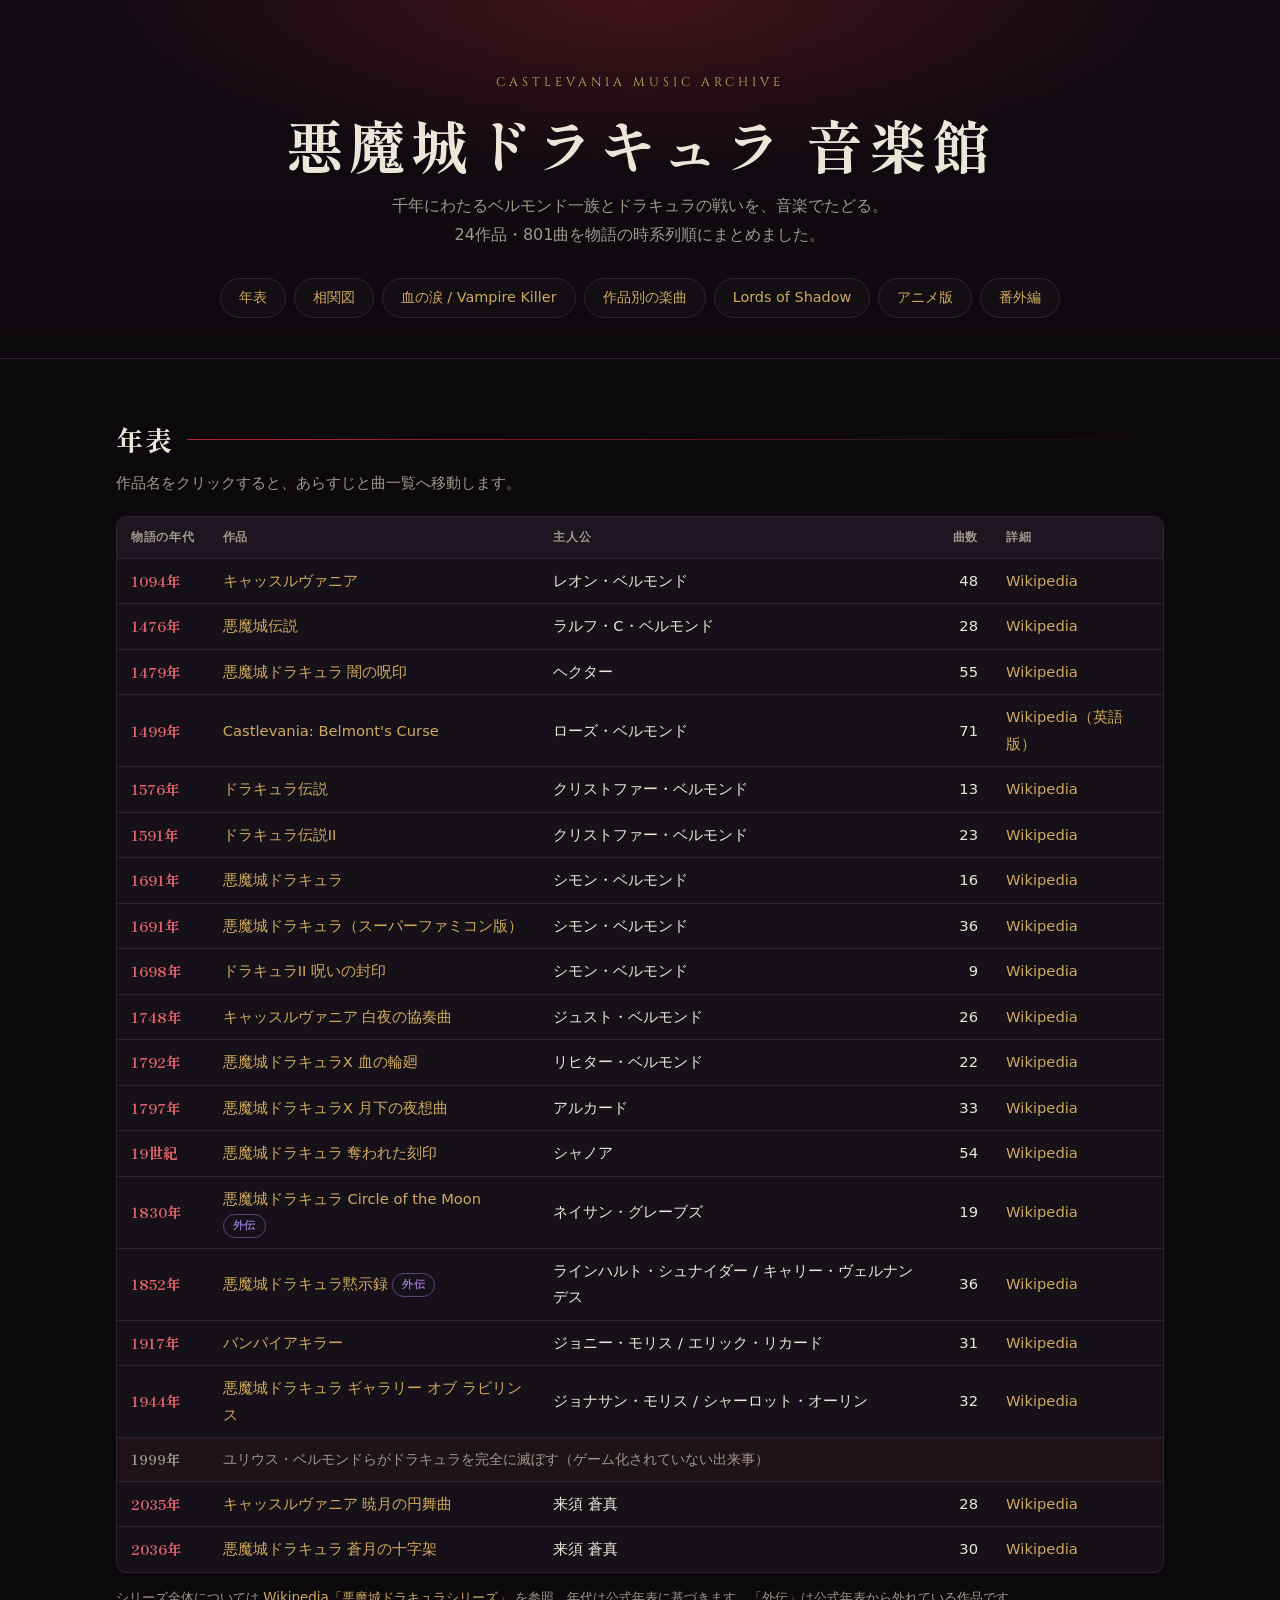
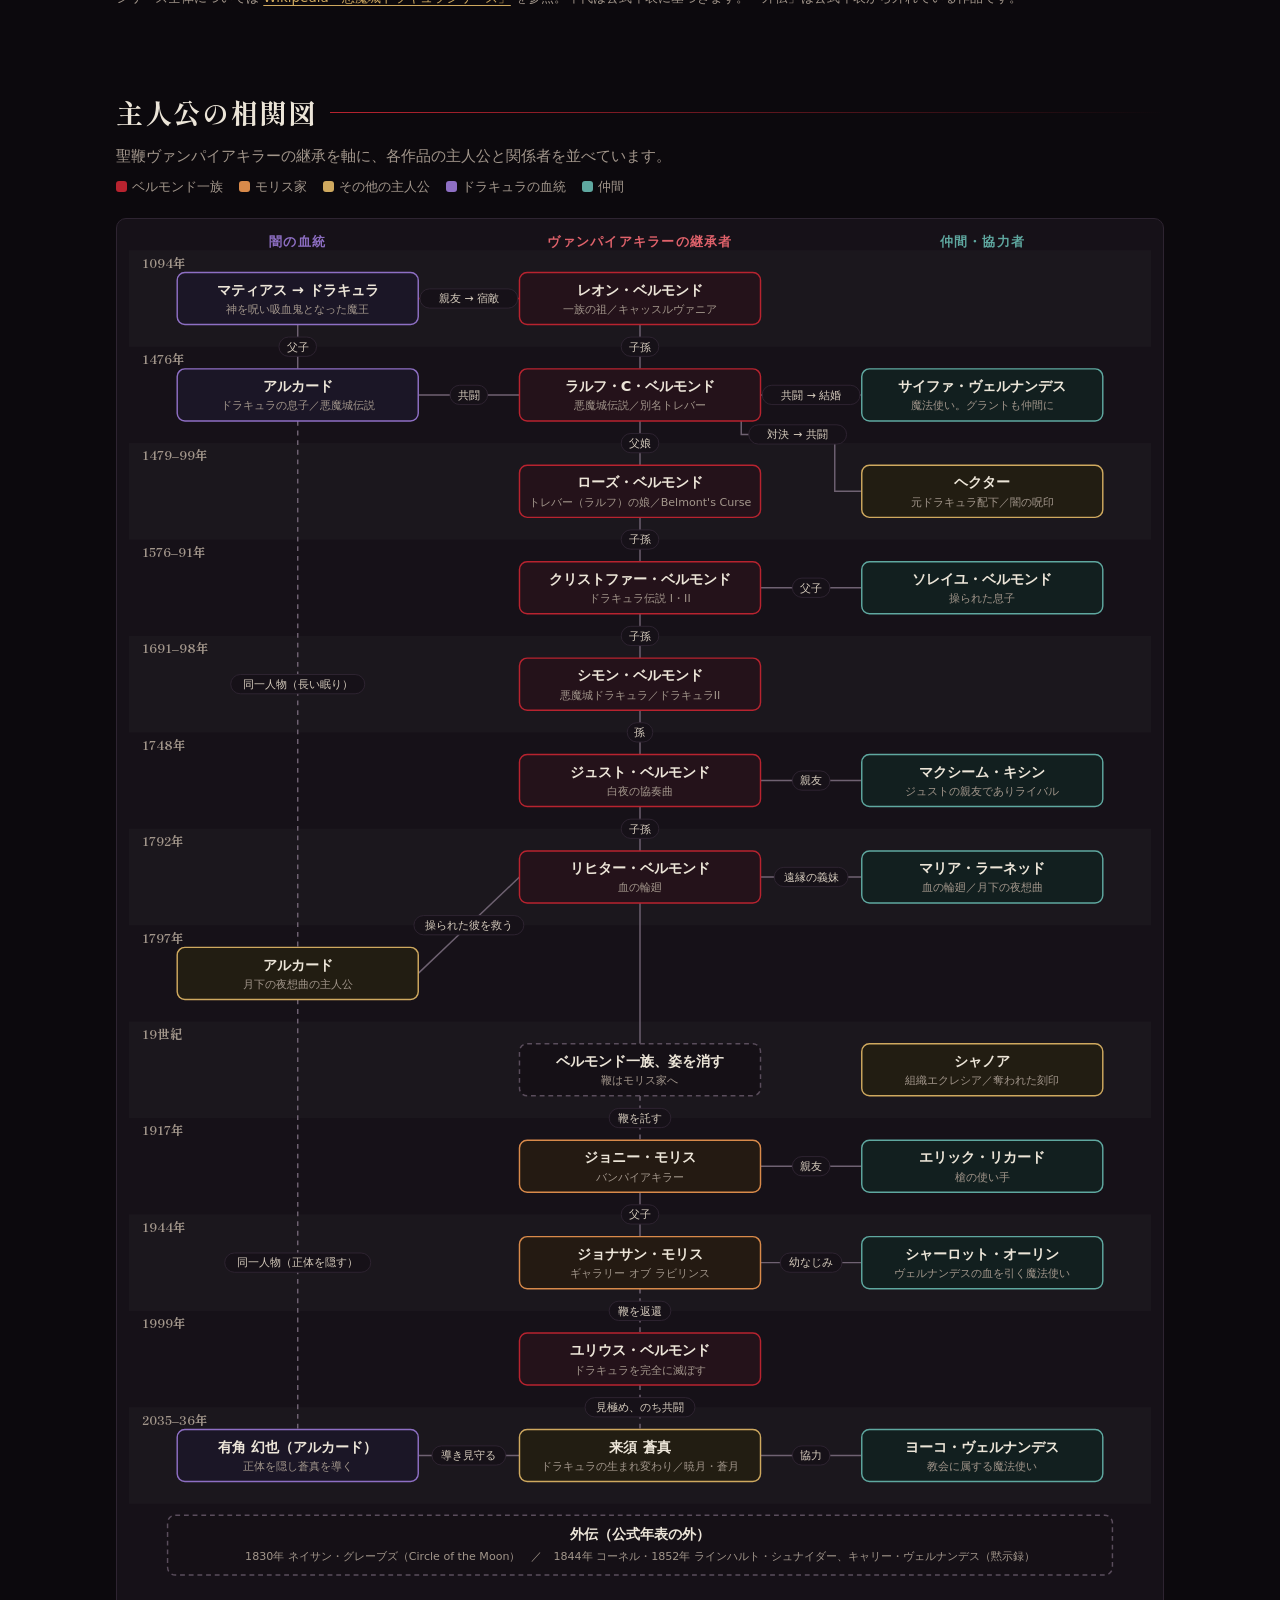
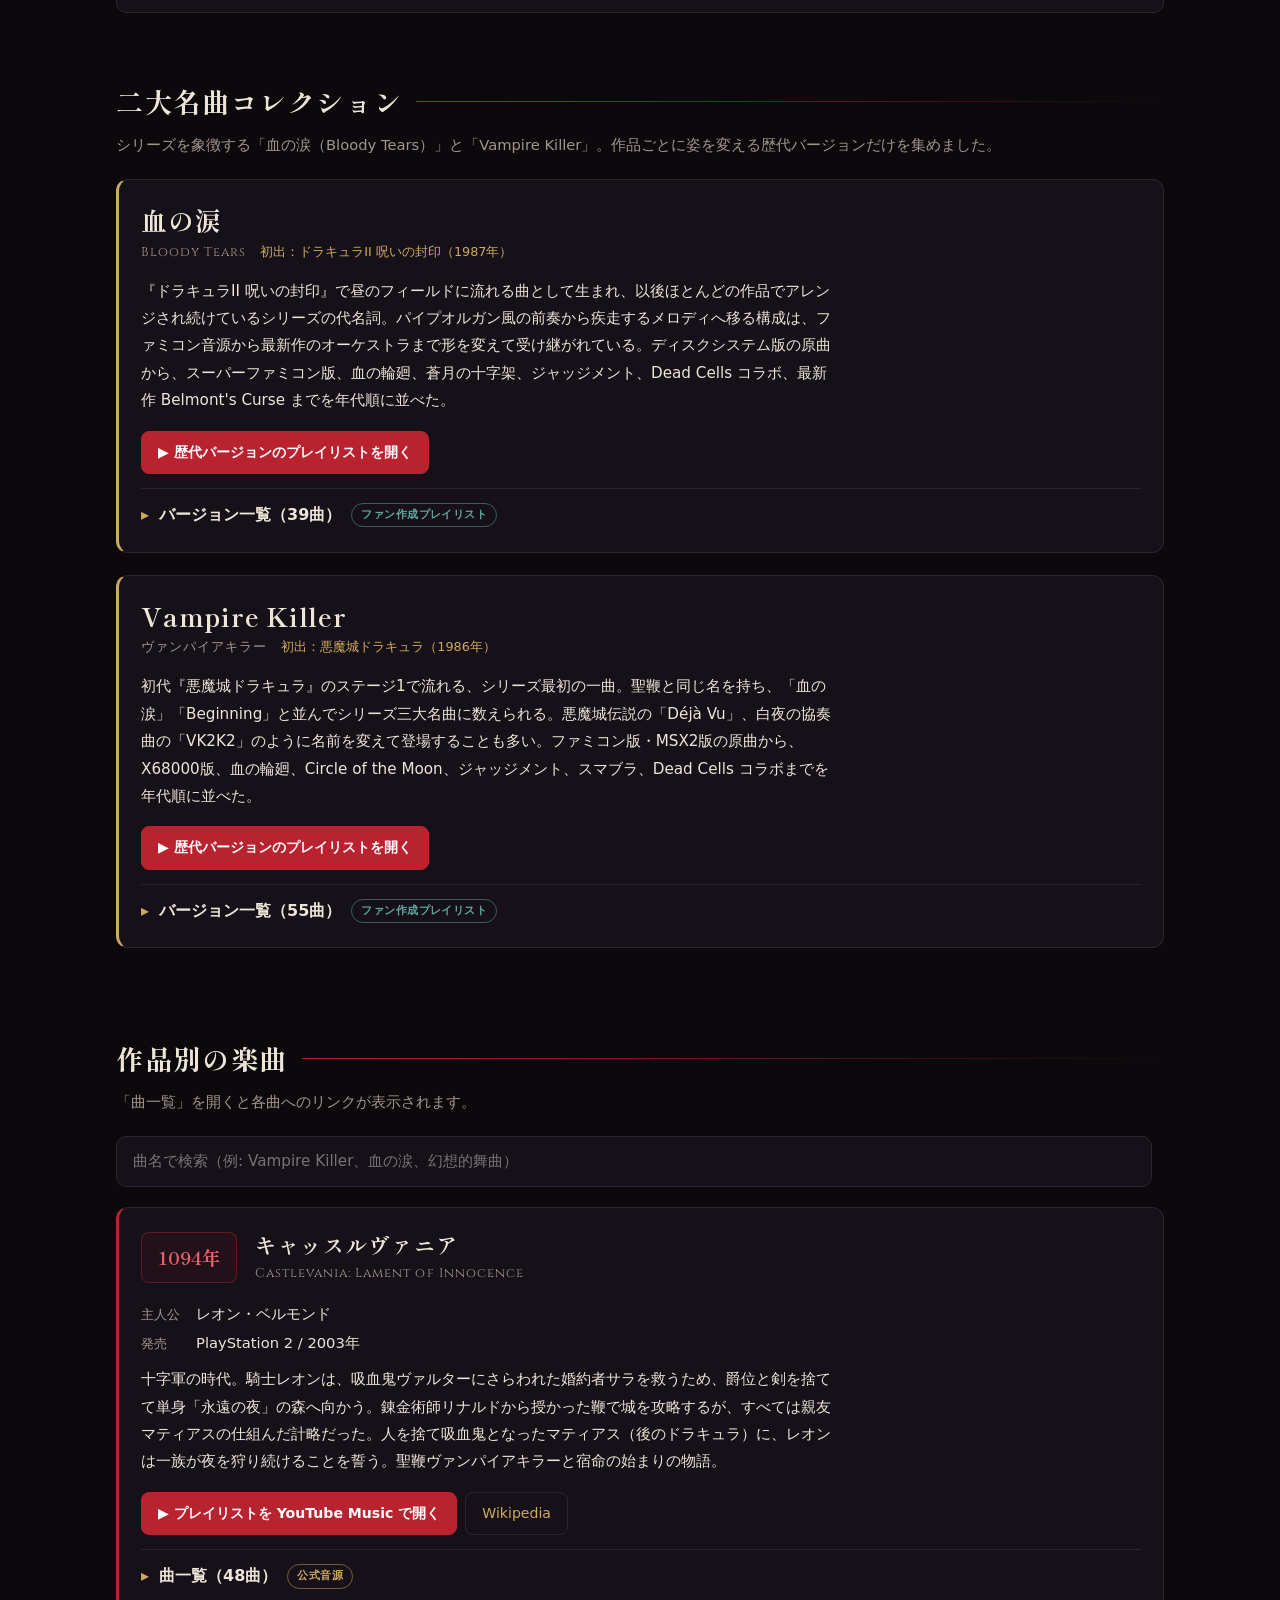
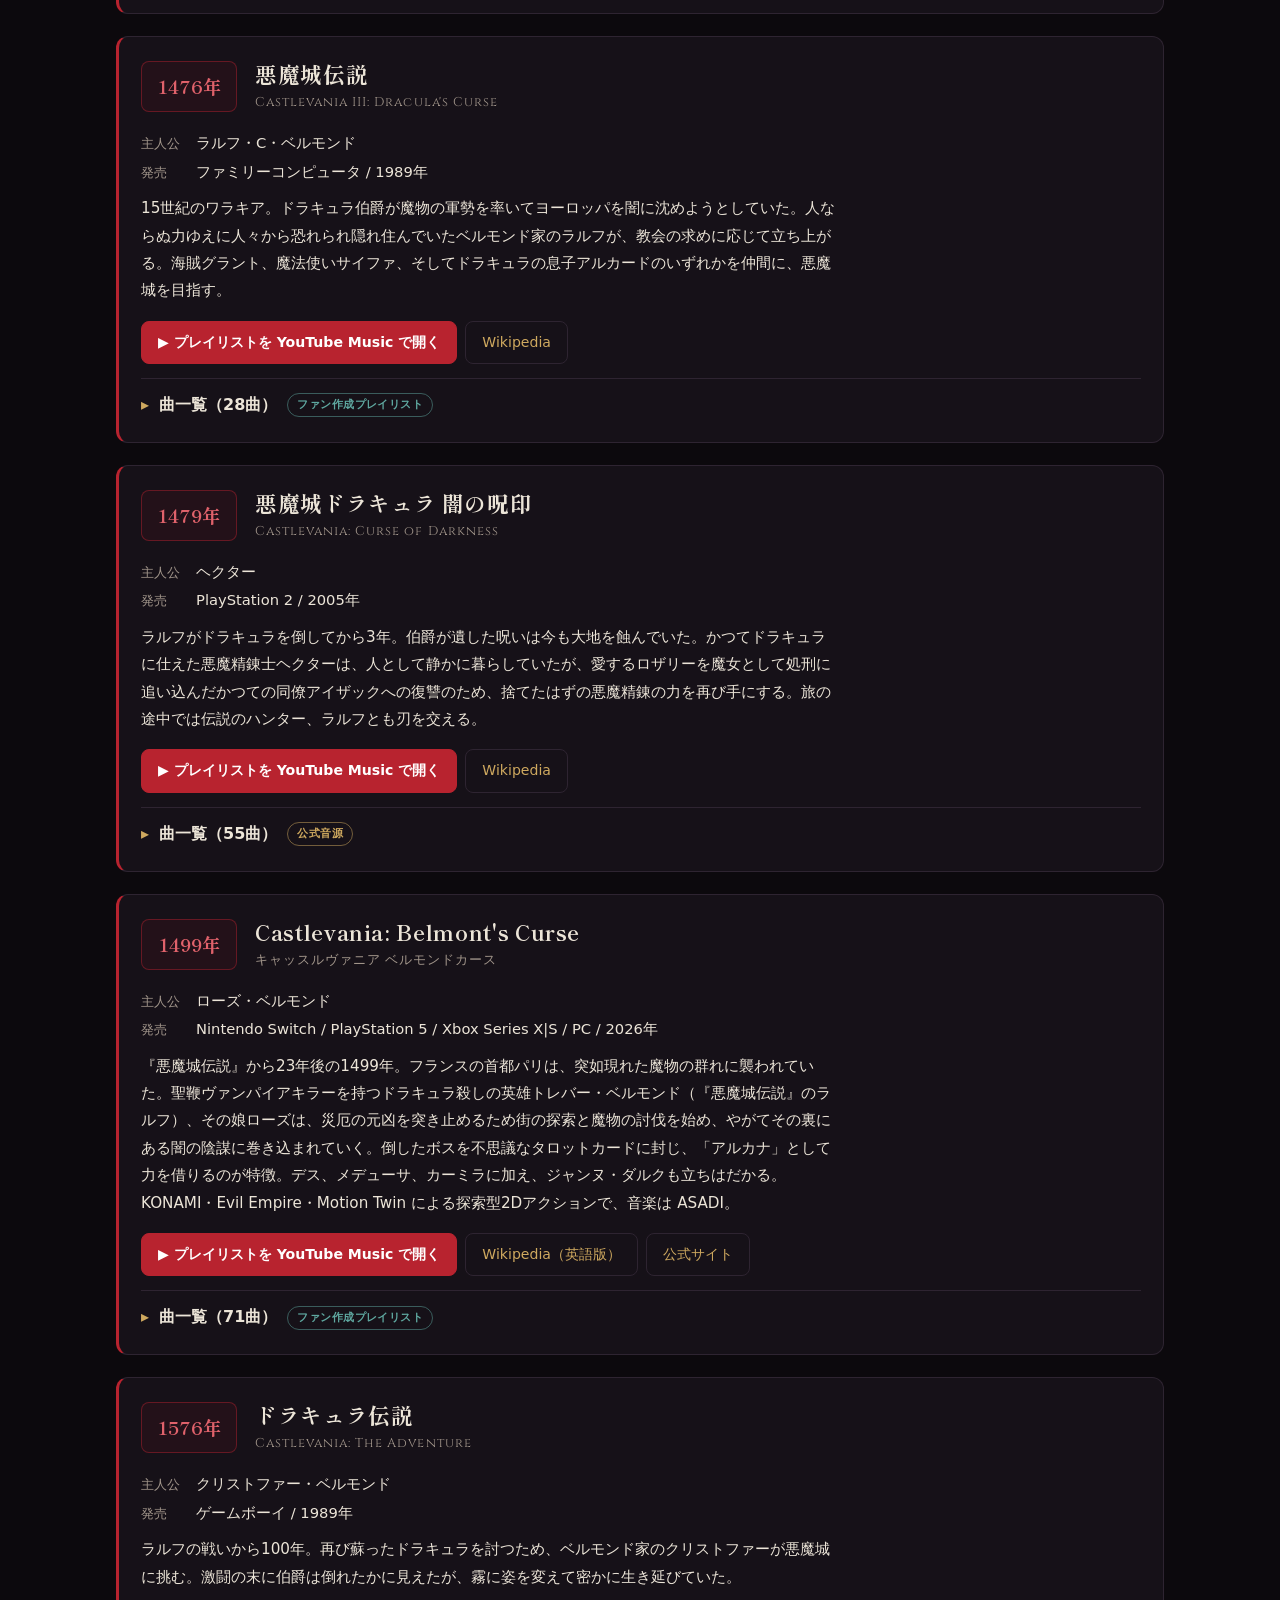
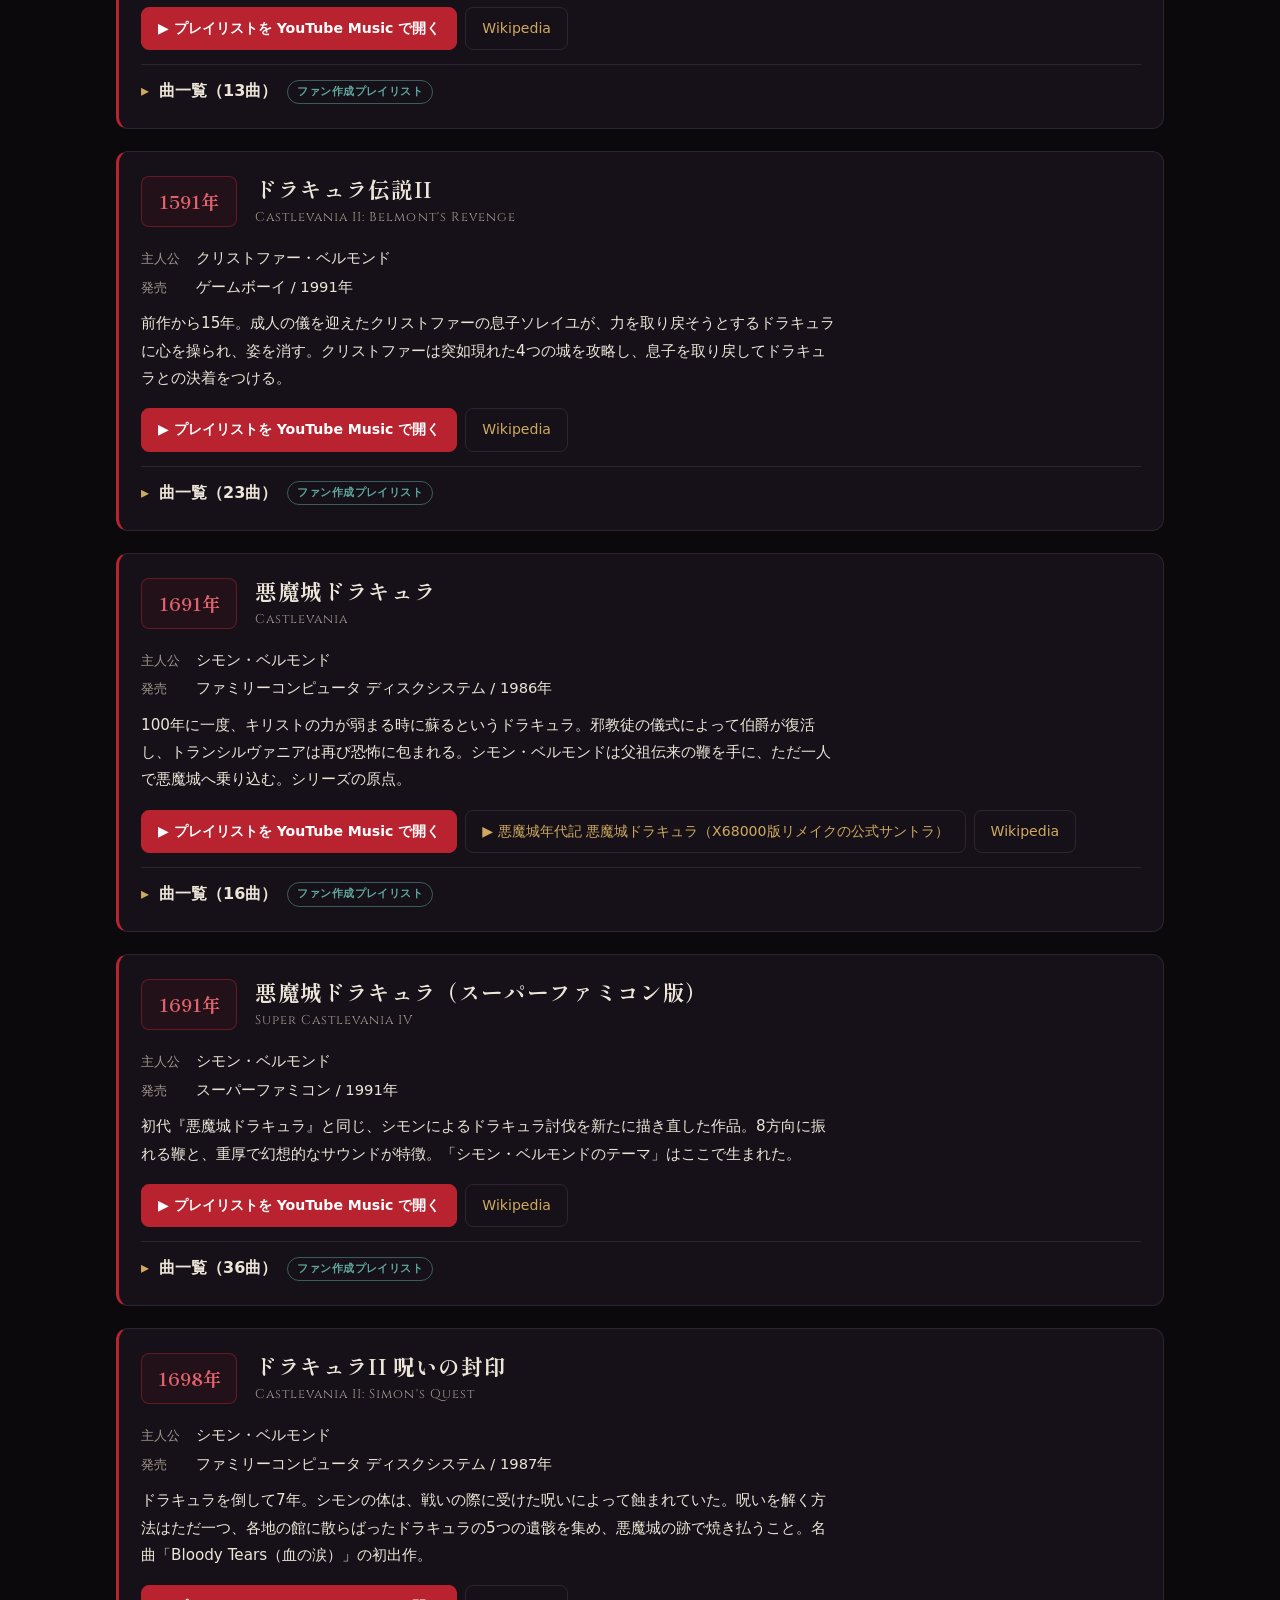
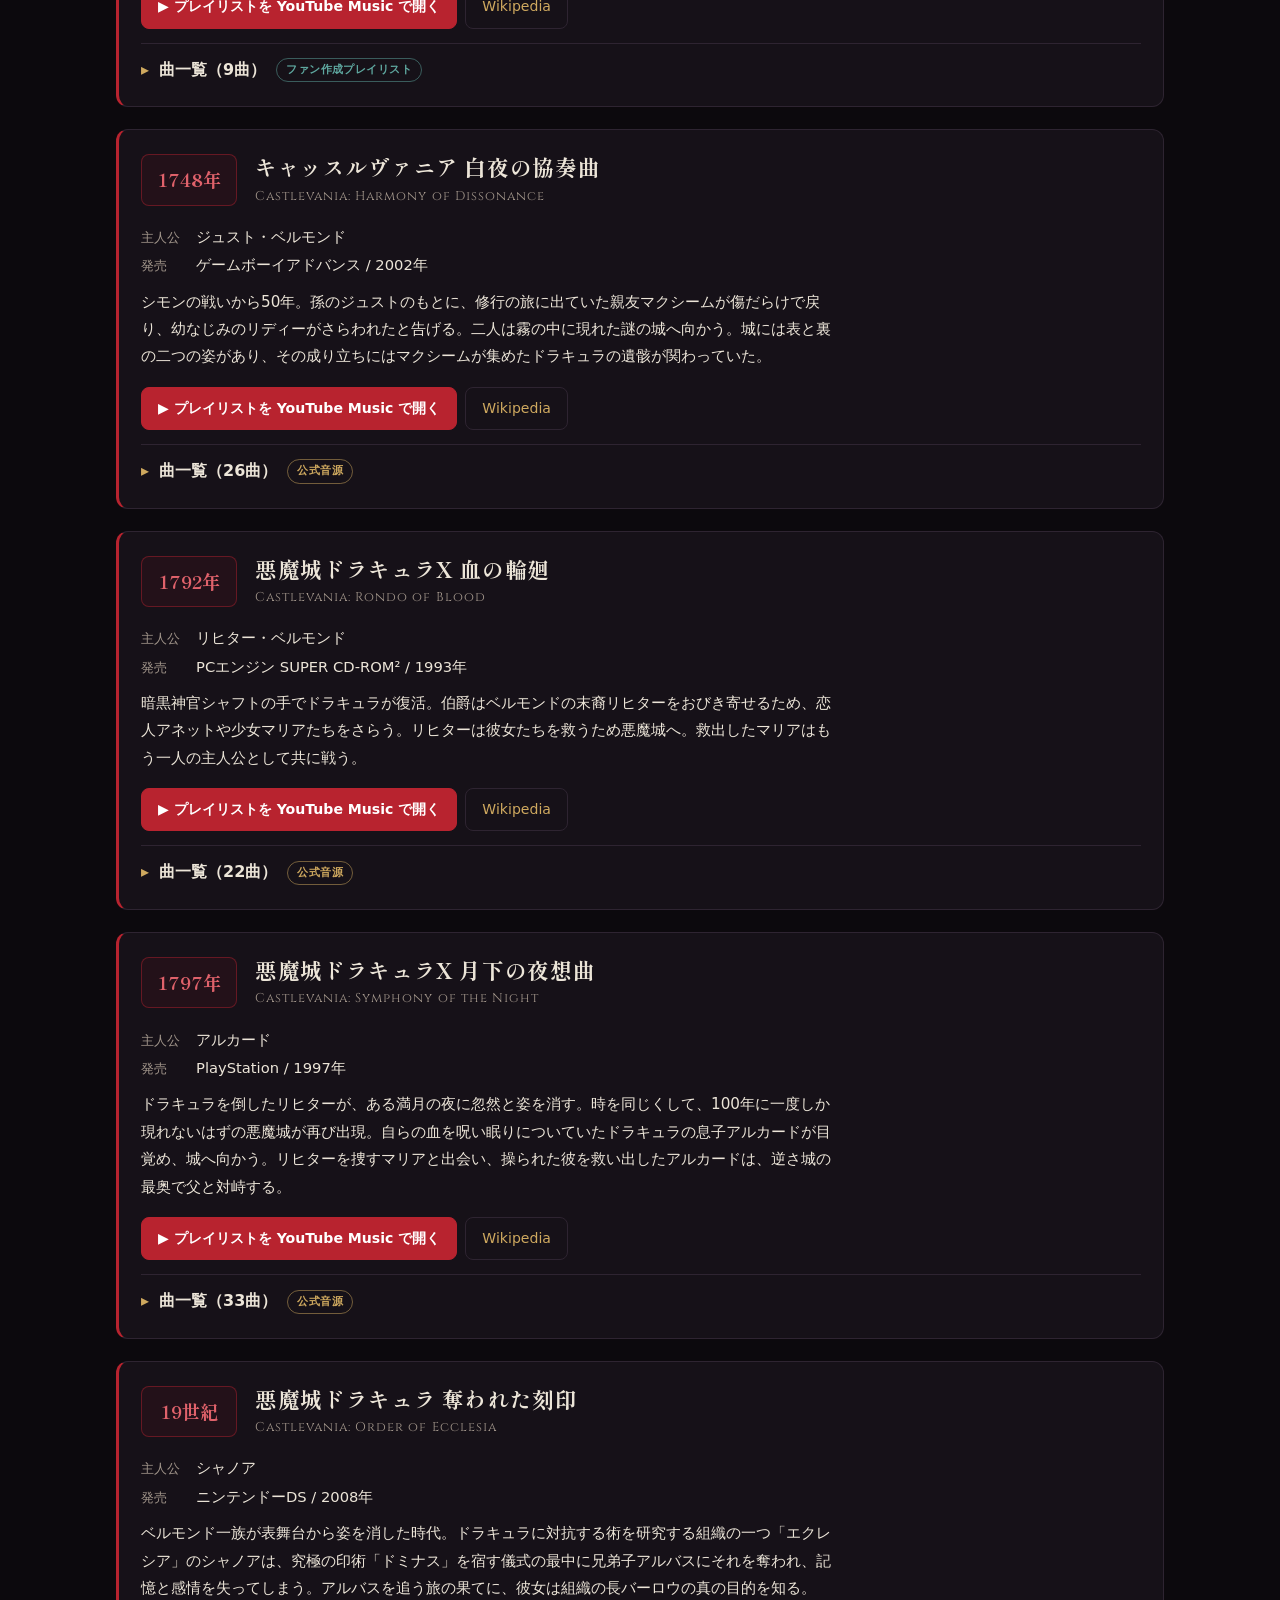
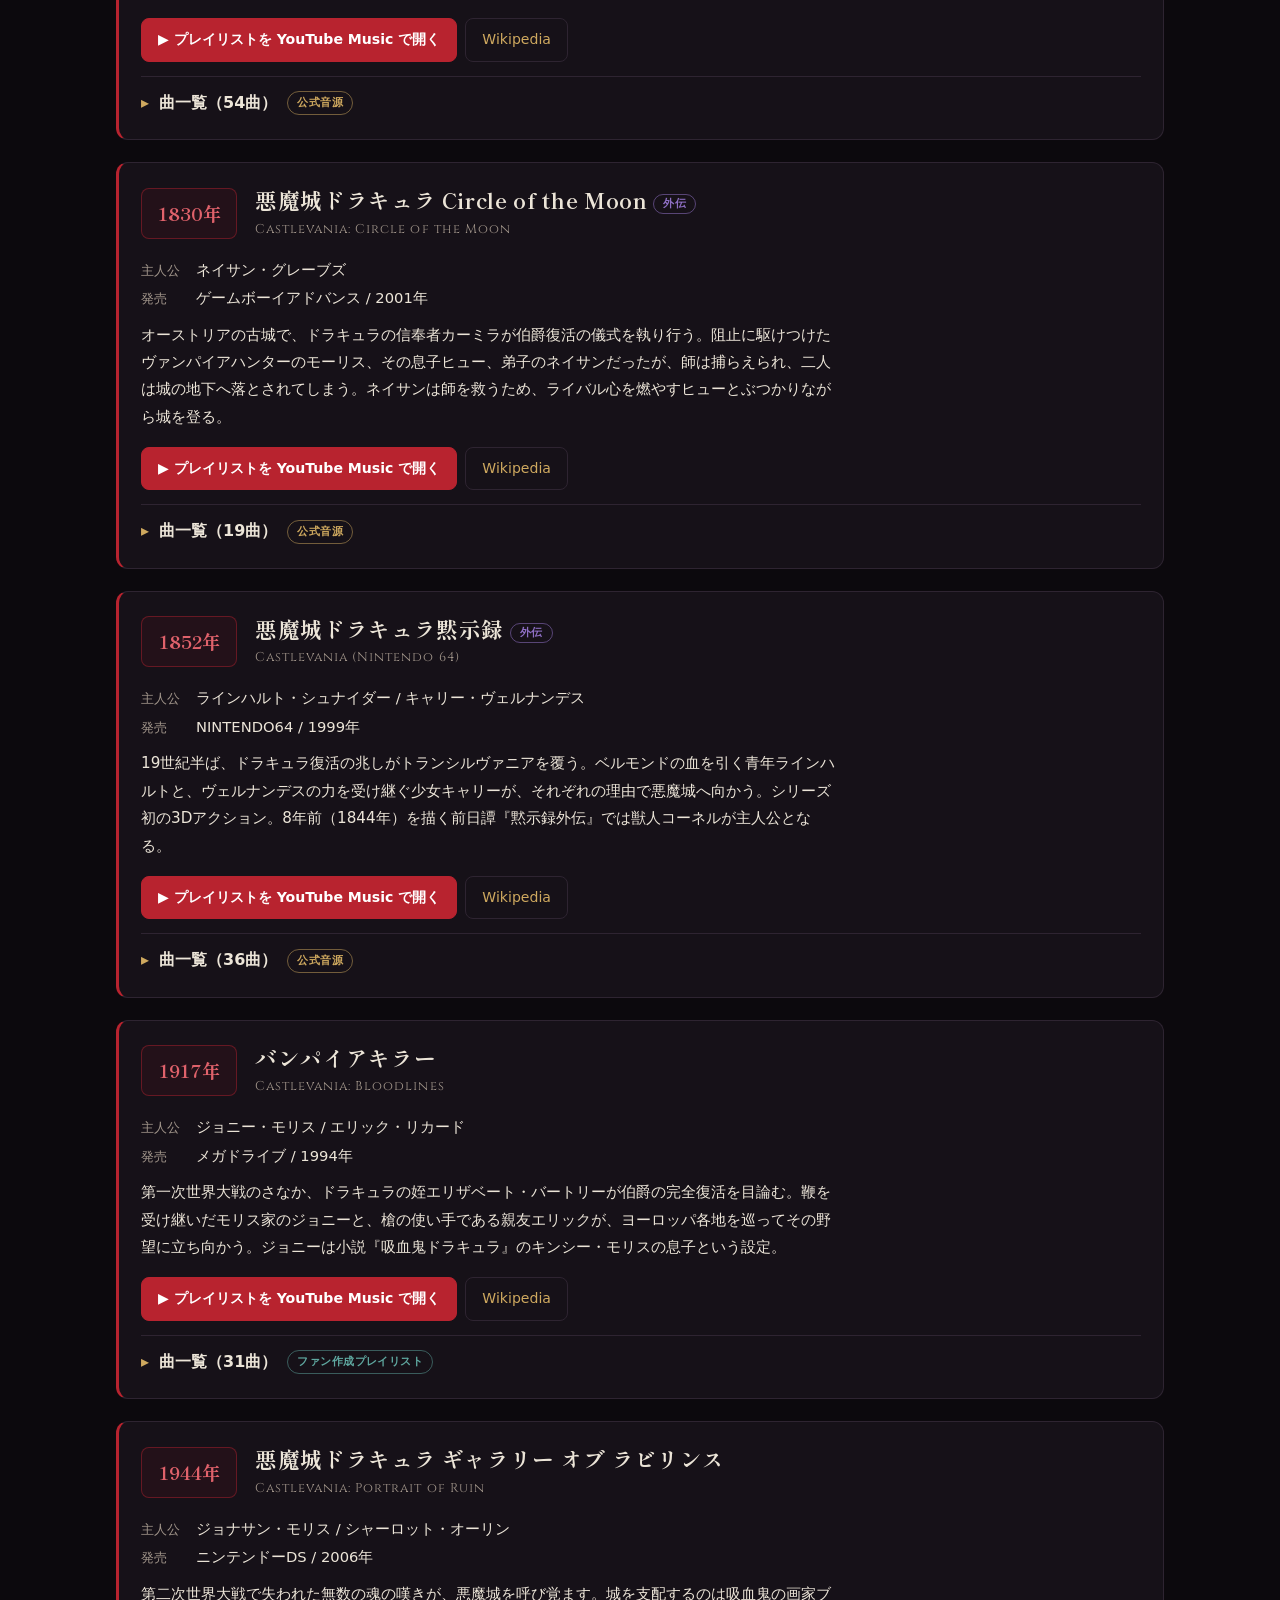
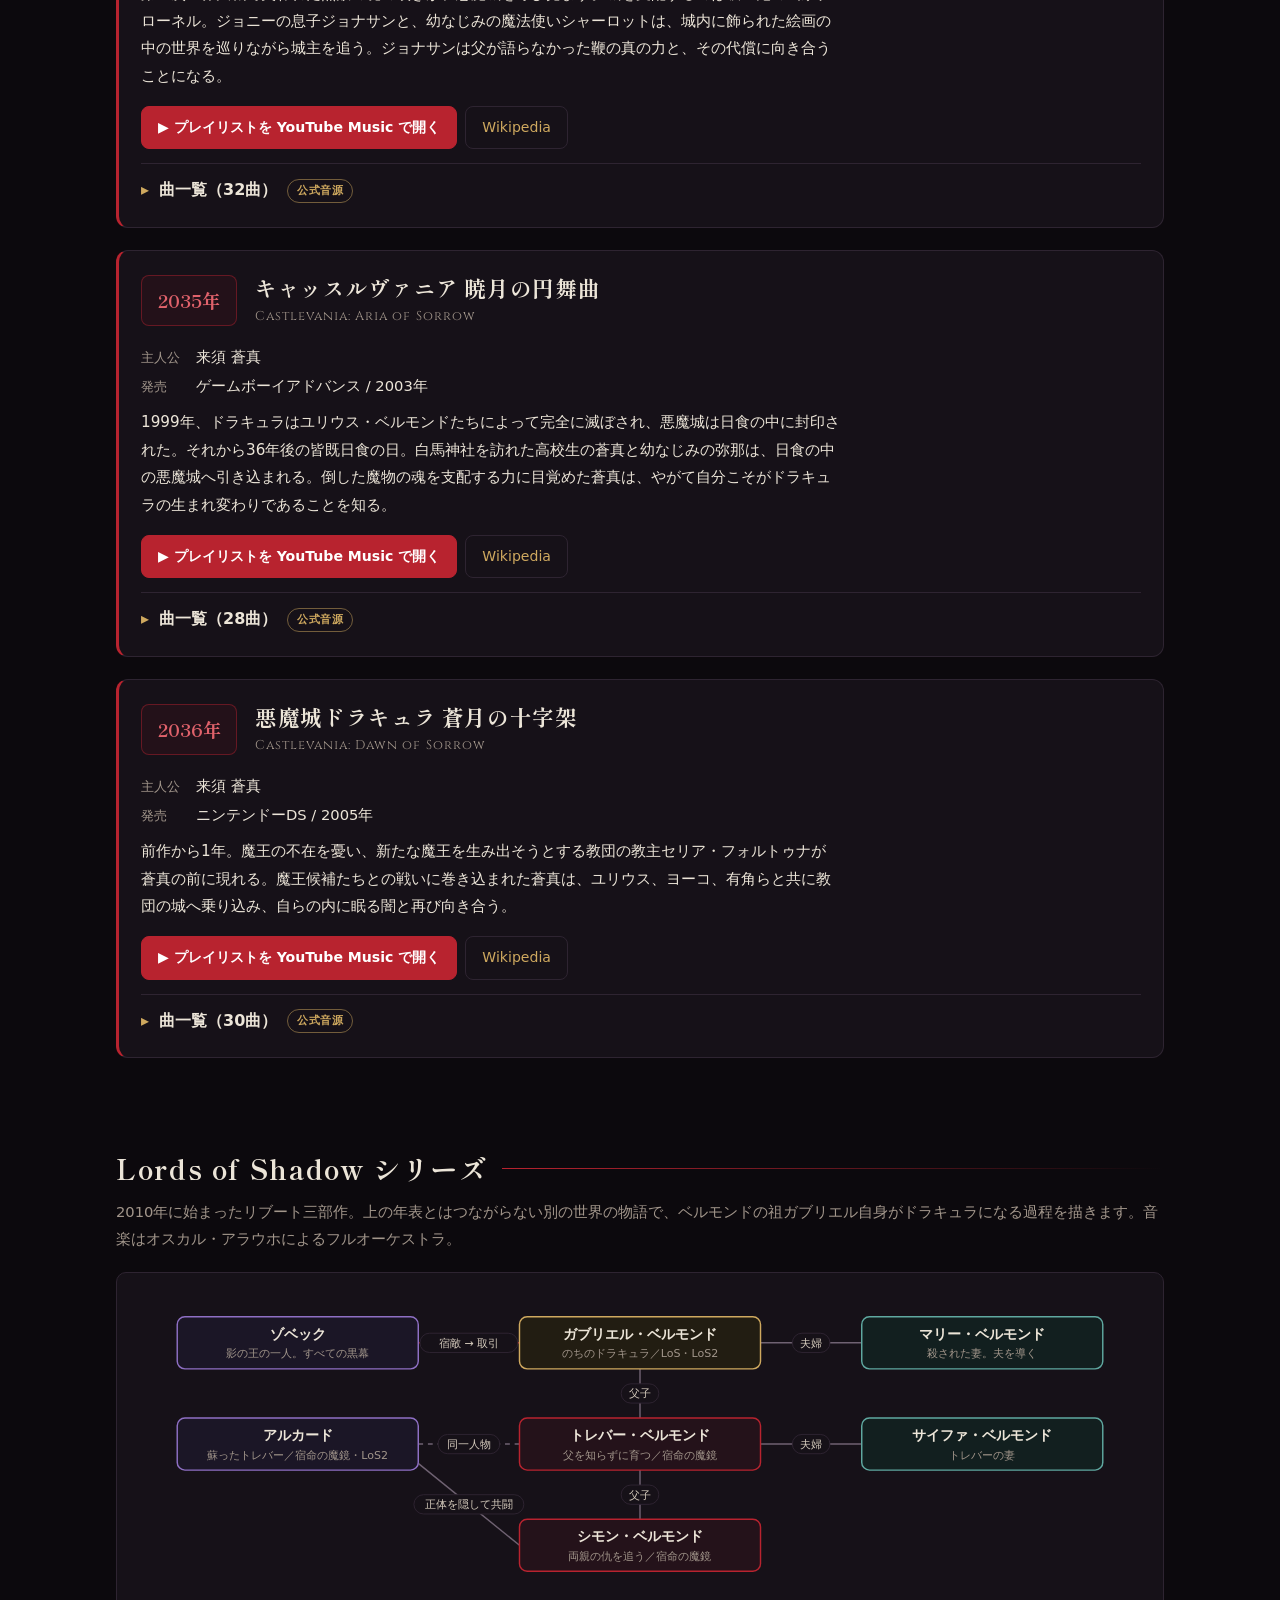
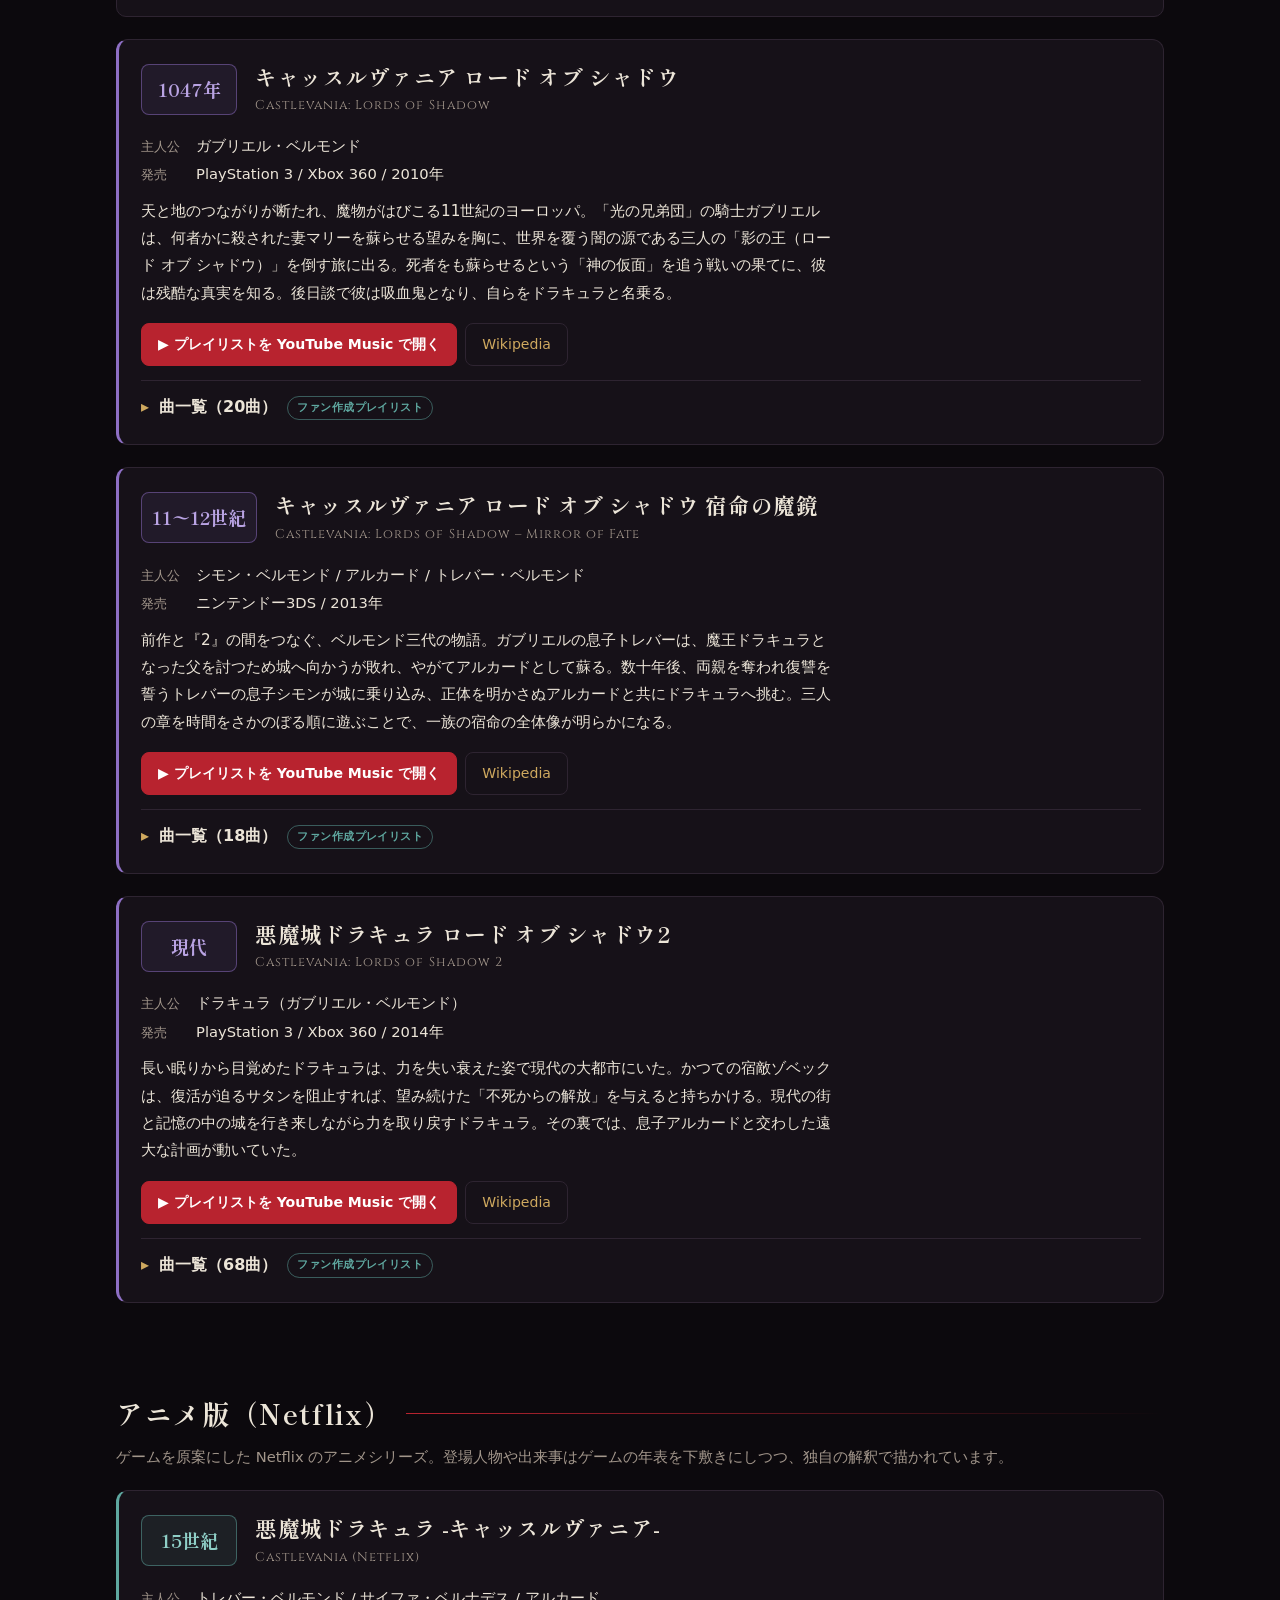
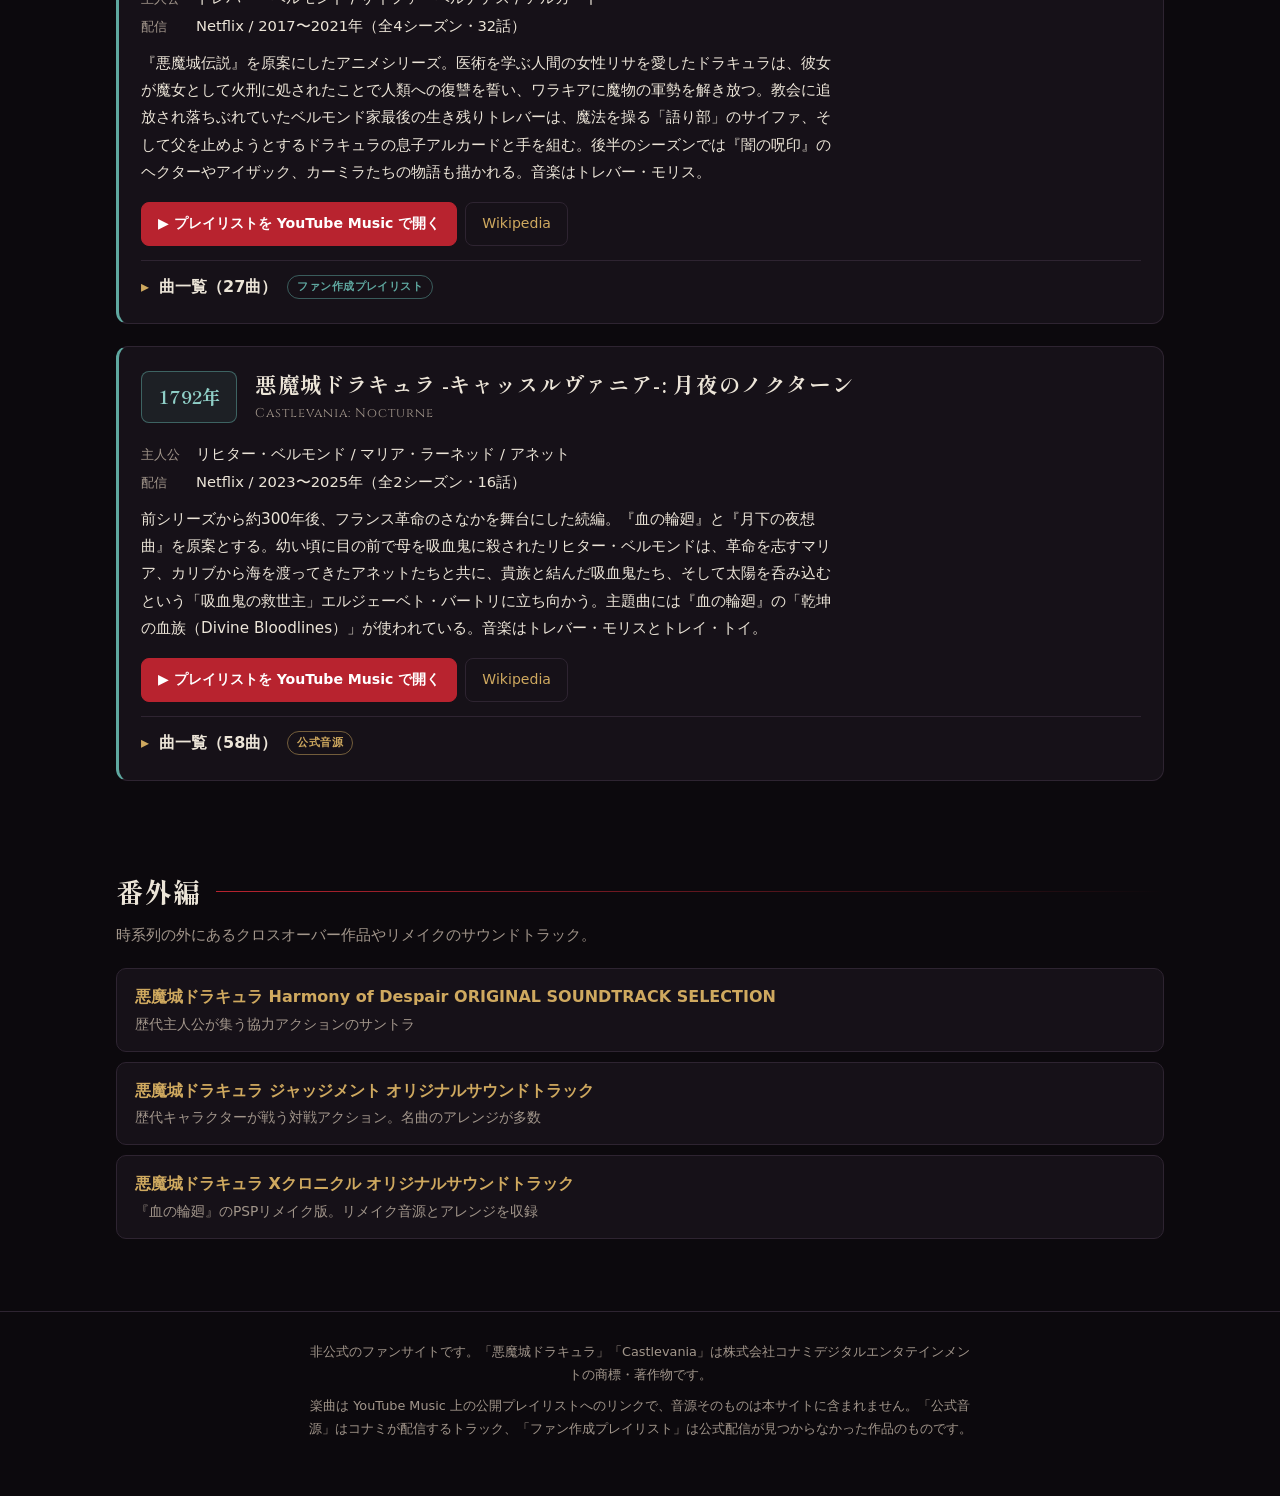
<file: index.html>
<!doctype html>
<html lang="ja">
<head>
<meta charset="utf-8">
<meta name="viewport" content="width=device-width, initial-scale=1">
<title>悪魔城ドラキュラ 音楽館 | Castlevania Music Archive</title>
<meta name="description" content="悪魔城ドラキュラ（Castlevania）シリーズの楽曲を、物語の時系列順に作品ごとにまとめたファンサイト。YouTube Music のプレイリスト、あらすじ、主人公の相関図つき。">
<link rel="canonical" href="https://vtmacs.github.io/castlevania/">
<link rel="icon" href="assets/favicon.svg" type="image/svg+xml">
<link rel="icon" href="assets/favicon-32.png" sizes="32x32" type="image/png">
<link rel="apple-touch-icon" href="assets/apple-touch-icon.png">
<meta name="theme-color" content="#0c090d">
<meta property="og:type" content="website">
<meta property="og:site_name" content="悪魔城ドラキュラ 音楽館">
<meta property="og:title" content="悪魔城ドラキュラ 音楽館 | Castlevania Music Archive">
<meta property="og:description" content="悪魔城ドラキュラ（Castlevania）シリーズの楽曲を、物語の時系列順に作品ごとにまとめたファンサイト。YouTube Music のプレイリスト、あらすじ、主人公の相関図つき。">
<meta property="og:url" content="https://vtmacs.github.io/castlevania/">
<meta property="og:image" content="https://vtmacs.github.io/castlevania/assets/og-image.png">
<meta property="og:image:width" content="1200">
<meta property="og:image:height" content="630">
<meta property="og:image:alt" content="悪魔城ドラキュラ 音楽館 — Castlevania Music Archive">
<meta property="og:locale" content="ja_JP">
<meta name="twitter:card" content="summary_large_image">
<meta name="twitter:title" content="悪魔城ドラキュラ 音楽館 | Castlevania Music Archive">
<meta name="twitter:description" content="悪魔城ドラキュラ（Castlevania）シリーズの楽曲を、物語の時系列順に作品ごとにまとめたファンサイト。YouTube Music のプレイリスト、あらすじ、主人公の相関図つき。">
<meta name="twitter:image" content="https://vtmacs.github.io/castlevania/assets/og-image.png">
<link rel="preconnect" href="https://fonts.googleapis.com">
<link rel="preconnect" href="https://fonts.gstatic.com" crossorigin>
<link href="https://fonts.googleapis.com/css2?family=Cinzel:wght@500;700&amp;family=Shippori+Mincho:wght@500;700&amp;display=swap" rel="stylesheet">
<link rel="stylesheet" href="assets/style.css">
</head>
<body>
<header class="hero">
  <p class="kicker">Castlevania Music Archive</p>
  <h1><span>悪魔城ドラキュラ</span> <span>音楽館</span></h1>
  <p class="lead">千年にわたるベルモンド一族とドラキュラの戦いを、音楽でたどる。<br>
  24作品・801曲を物語の時系列順にまとめました。</p>
  <nav>
    <a href="#timeline">年表</a>
    <a href="#relations">相関図</a>
    <a href="#favorites">血の涙 / Vampire Killer</a>
    <a href="#games">作品別の楽曲</a>
    <a href="#los">Lords of Shadow</a>
    <a href="#anime">アニメ版</a>
    <a href="#bonus">番外編</a>
  </nav>
</header>

<main>
<section id="timeline">
  <h2>年表</h2>
  <p class="sec-lead">作品名をクリックすると、あらすじと曲一覧へ移動します。</p>
  <div class="tw"><table class="tl">
    <thead><tr><th>物語の年代</th><th>作品</th><th>主人公</th><th class="c">曲数</th><th>詳細</th></tr></thead>
    <tbody><tr><td class="y">1094年</td><td><a href="#loi">キャッスルヴァニア</a></td><td>レオン・ベルモンド</td><td class="c">48</td><td><a href="https://ja.wikipedia.org/wiki/%E3%82%AD%E3%83%A3%E3%83%83%E3%82%B9%E3%83%AB%E3%83%B4%E3%82%A1%E3%83%8B%E3%82%A2_%28PlayStation_2%29" target="_blank" rel="noopener">Wikipedia</a></td></tr><tr><td class="y">1476年</td><td><a href="#cv3">悪魔城伝説</a></td><td>ラルフ・C・ベルモンド</td><td class="c">28</td><td><a href="https://ja.wikipedia.org/wiki/%E6%82%AA%E9%AD%94%E5%9F%8E%E4%BC%9D%E8%AA%AC" target="_blank" rel="noopener">Wikipedia</a></td></tr><tr><td class="y">1479年</td><td><a href="#cod">悪魔城ドラキュラ 闇の呪印</a></td><td>ヘクター</td><td class="c">55</td><td><a href="https://ja.wikipedia.org/wiki/%E6%82%AA%E9%AD%94%E5%9F%8E%E3%83%89%E3%83%A9%E3%82%AD%E3%83%A5%E3%83%A9_%E9%97%87%E3%81%AE%E5%91%AA%E5%8D%B0" target="_blank" rel="noopener">Wikipedia</a></td></tr><tr><td class="y">1499年</td><td><a href="#bc">Castlevania: Belmont&#x27;s Curse</a></td><td>ローズ・ベルモンド</td><td class="c">71</td><td><a href="https://en.wikipedia.org/wiki/Castlevania:_Belmont%27s_Curse" target="_blank" rel="noopener">Wikipedia（英語版）</a></td></tr><tr><td class="y">1576年</td><td><a href="#adv">ドラキュラ伝説</a></td><td>クリストファー・ベルモンド</td><td class="c">13</td><td><a href="https://ja.wikipedia.org/wiki/%E3%83%89%E3%83%A9%E3%82%AD%E3%83%A5%E3%83%A9%E4%BC%9D%E8%AA%AC" target="_blank" rel="noopener">Wikipedia</a></td></tr><tr><td class="y">1591年</td><td><a href="#br">ドラキュラ伝説II</a></td><td>クリストファー・ベルモンド</td><td class="c">23</td><td><a href="https://ja.wikipedia.org/wiki/%E3%83%89%E3%83%A9%E3%82%AD%E3%83%A5%E3%83%A9%E4%BC%9D%E8%AA%ACII" target="_blank" rel="noopener">Wikipedia</a></td></tr><tr><td class="y">1691年</td><td><a href="#cv1">悪魔城ドラキュラ</a></td><td>シモン・ベルモンド</td><td class="c">16</td><td><a href="https://ja.wikipedia.org/wiki/%E6%82%AA%E9%AD%94%E5%9F%8E%E3%83%89%E3%83%A9%E3%82%AD%E3%83%A5%E3%83%A9" target="_blank" rel="noopener">Wikipedia</a></td></tr><tr><td class="y">1691年</td><td><a href="#scv4">悪魔城ドラキュラ（スーパーファミコン版）</a></td><td>シモン・ベルモンド</td><td class="c">36</td><td><a href="https://ja.wikipedia.org/wiki/%E6%82%AA%E9%AD%94%E5%9F%8E%E3%83%89%E3%83%A9%E3%82%AD%E3%83%A5%E3%83%A9_%28%E3%82%B9%E3%83%BC%E3%83%91%E3%83%BC%E3%83%95%E3%82%A1%E3%83%9F%E3%82%B3%E3%83%B3%E7%89%88%29" target="_blank" rel="noopener">Wikipedia</a></td></tr><tr><td class="y">1698年</td><td><a href="#sq">ドラキュラII 呪いの封印</a></td><td>シモン・ベルモンド</td><td class="c">9</td><td><a href="https://ja.wikipedia.org/wiki/%E3%83%89%E3%83%A9%E3%82%AD%E3%83%A5%E3%83%A9II_%E5%91%AA%E3%81%84%E3%81%AE%E5%B0%81%E5%8D%B0" target="_blank" rel="noopener">Wikipedia</a></td></tr><tr><td class="y">1748年</td><td><a href="#hod">キャッスルヴァニア 白夜の協奏曲</a></td><td>ジュスト・ベルモンド</td><td class="c">26</td><td><a href="https://ja.wikipedia.org/wiki/%E3%82%AD%E3%83%A3%E3%83%83%E3%82%B9%E3%83%AB%E3%83%B4%E3%82%A1%E3%83%8B%E3%82%A2_%E7%99%BD%E5%A4%9C%E3%81%AE%E5%8D%94%E5%A5%8F%E6%9B%B2" target="_blank" rel="noopener">Wikipedia</a></td></tr><tr><td class="y">1792年</td><td><a href="#rob">悪魔城ドラキュラX 血の輪廻</a></td><td>リヒター・ベルモンド</td><td class="c">22</td><td><a href="https://ja.wikipedia.org/wiki/%E6%82%AA%E9%AD%94%E5%9F%8E%E3%83%89%E3%83%A9%E3%82%AD%E3%83%A5%E3%83%A9X_%E8%A1%80%E3%81%AE%E8%BC%AA%E5%BB%BB" target="_blank" rel="noopener">Wikipedia</a></td></tr><tr><td class="y">1797年</td><td><a href="#sotn">悪魔城ドラキュラX 月下の夜想曲</a></td><td>アルカード</td><td class="c">33</td><td><a href="https://ja.wikipedia.org/wiki/%E6%82%AA%E9%AD%94%E5%9F%8E%E3%83%89%E3%83%A9%E3%82%AD%E3%83%A5%E3%83%A9X_%E6%9C%88%E4%B8%8B%E3%81%AE%E5%A4%9C%E6%83%B3%E6%9B%B2" target="_blank" rel="noopener">Wikipedia</a></td></tr><tr><td class="y">19世紀</td><td><a href="#ooe">悪魔城ドラキュラ 奪われた刻印</a></td><td>シャノア</td><td class="c">54</td><td><a href="https://ja.wikipedia.org/wiki/%E6%82%AA%E9%AD%94%E5%9F%8E%E3%83%89%E3%83%A9%E3%82%AD%E3%83%A5%E3%83%A9_%E5%A5%AA%E3%82%8F%E3%82%8C%E3%81%9F%E5%88%BB%E5%8D%B0" target="_blank" rel="noopener">Wikipedia</a></td></tr><tr><td class="y">1830年</td><td><a href="#cotm">悪魔城ドラキュラ Circle of the Moon</a> <span class="badge side">外伝</span></td><td>ネイサン・グレーブズ</td><td class="c">19</td><td><a href="https://ja.wikipedia.org/wiki/%E6%82%AA%E9%AD%94%E5%9F%8E%E3%83%89%E3%83%A9%E3%82%AD%E3%83%A5%E3%83%A9_%E3%82%B5%E3%83%BC%E3%82%AF%E3%83%AB_%E3%82%AA%E3%83%96_%E3%82%B6_%E3%83%A0%E3%83%BC%E3%83%B3" target="_blank" rel="noopener">Wikipedia</a></td></tr><tr><td class="y">1852年</td><td><a href="#cv64">悪魔城ドラキュラ黙示録</a> <span class="badge side">外伝</span></td><td>ラインハルト・シュナイダー / キャリー・ヴェルナンデス</td><td class="c">36</td><td><a href="https://ja.wikipedia.org/wiki/%E6%82%AA%E9%AD%94%E5%9F%8E%E3%83%89%E3%83%A9%E3%82%AD%E3%83%A5%E3%83%A9%E9%BB%99%E7%A4%BA%E9%8C%B2" target="_blank" rel="noopener">Wikipedia</a></td></tr><tr><td class="y">1917年</td><td><a href="#bl">バンパイアキラー</a></td><td>ジョニー・モリス / エリック・リカード</td><td class="c">31</td><td><a href="https://ja.wikipedia.org/wiki/%E3%83%90%E3%83%B3%E3%83%91%E3%82%A4%E3%82%A2%E3%82%AD%E3%83%A9%E3%83%BC" target="_blank" rel="noopener">Wikipedia</a></td></tr><tr><td class="y">1944年</td><td><a href="#por">悪魔城ドラキュラ ギャラリー オブ ラビリンス</a></td><td>ジョナサン・モリス / シャーロット・オーリン</td><td class="c">32</td><td><a href="https://ja.wikipedia.org/wiki/%E6%82%AA%E9%AD%94%E5%9F%8E%E3%83%89%E3%83%A9%E3%82%AD%E3%83%A5%E3%83%A9_%E3%82%AE%E3%83%A3%E3%83%A9%E3%83%AA%E3%83%BC_%E3%82%AA%E3%83%96_%E3%83%A9%E3%83%93%E3%83%AA%E3%83%B3%E3%82%B9" target="_blank" rel="noopener">Wikipedia</a></td></tr><tr class="ev"><td class="y">1999年</td><td colspan="4">ユリウス・ベルモンドらがドラキュラを完全に滅ぼす（ゲーム化されていない出来事）</td></tr><tr><td class="y">2035年</td><td><a href="#aos">キャッスルヴァニア 暁月の円舞曲</a></td><td>来須 蒼真</td><td class="c">28</td><td><a href="https://ja.wikipedia.org/wiki/%E3%82%AD%E3%83%A3%E3%83%83%E3%82%B9%E3%83%AB%E3%83%B4%E3%82%A1%E3%83%8B%E3%82%A2_%E3%80%9C%E6%9A%81%E6%9C%88%E3%81%AE%E5%86%86%E8%88%9E%E6%9B%B2%E3%80%9C" target="_blank" rel="noopener">Wikipedia</a></td></tr><tr><td class="y">2036年</td><td><a href="#dos">悪魔城ドラキュラ 蒼月の十字架</a></td><td>来須 蒼真</td><td class="c">30</td><td><a href="https://ja.wikipedia.org/wiki/%E6%82%AA%E9%AD%94%E5%9F%8E%E3%83%89%E3%83%A9%E3%82%AD%E3%83%A5%E3%83%A9_%E8%92%BC%E6%9C%88%E3%81%AE%E5%8D%81%E5%AD%97%E6%9E%B6" target="_blank" rel="noopener">Wikipedia</a></td></tr></tbody>
  </table></div>
  <p class="note">シリーズ全体については <a href="https://ja.wikipedia.org/wiki/%E6%82%AA%E9%AD%94%E5%9F%8E%E3%83%89%E3%83%A9%E3%82%AD%E3%83%A5%E3%83%A9%E3%82%B7%E3%83%AA%E3%83%BC%E3%82%BA" target="_blank" rel="noopener">Wikipedia「悪魔城ドラキュラシリーズ」</a> を参照。年代は公式年表に基づきます。「外伝」は公式年表から外れている作品です。</p>
</section>

<section id="relations">
  <h2>主人公の相関図</h2>
  <p class="sec-lead">聖鞭ヴァンパイアキラーの継承を軸に、各作品の主人公と関係者を並べています。<span class="legend">
    <span><i class="k bel"></i>ベルモンド一族</span> <span><i class="k mor"></i>モリス家</span> <span><i class="k hero"></i>その他の主人公</span> <span><i class="k dark"></i>ドラキュラの血統</span> <span><i class="k ally"></i>仲間</span></span></p>
  <div class="dg"><svg viewBox="0 0 1060 1420" role="img" aria-labelledby="dg-t" xmlns="http://www.w3.org/2000/svg"><title id="dg-t">悪魔城ドラキュラシリーズ 主人公の相関図</title><rect class="band" x="0" y="20.0" width="1060" height="100"/><text class="yr" x="14" y="38.0">1094年</text><text class="yr" x="14" y="138.0">1476年</text><rect class="band" x="0" y="220.0" width="1060" height="100"/><text class="yr" x="14" y="238.0">1479–99年</text><text class="yr" x="14" y="338.0">1576–91年</text><rect class="band" x="0" y="420.0" width="1060" height="100"/><text class="yr" x="14" y="438.0">1691–98年</text><text class="yr" x="14" y="538.0">1748年</text><rect class="band" x="0" y="620.0" width="1060" height="100"/><text class="yr" x="14" y="638.0">1792年</text><text class="yr" x="14" y="738.0">1797年</text><rect class="band" x="0" y="820.0" width="1060" height="100"/><text class="yr" x="14" y="838.0">19世紀</text><text class="yr" x="14" y="938.0">1917年</text><rect class="band" x="0" y="1020.0" width="1060" height="100"/><text class="yr" x="14" y="1038.0">1944年</text><text class="yr" x="14" y="1138.0">1999年</text><rect class="band" x="0" y="1220.0" width="1060" height="100"/><text class="yr" x="14" y="1238.0">2035–36年</text><text class="col dark" x="175" y="16">闇の血統</text><text class="col bel" x="530" y="16">ヴァンパイアキラーの継承者</text><text class="col ally" x="885" y="16">仲間・協力者</text><line class="e" x1="530" y1="97.0" x2="530" y2="143.0"/><g class="lb"><rect x="510.5" y="110.0" width="39.0" height="20" rx="10"/><text x="530" y="124.0">子孫</text></g><line class="e" x1="530" y1="197.0" x2="530" y2="243.0"/><g class="lb"><rect x="510.5" y="210.0" width="39.0" height="20" rx="10"/><text x="530" y="224.0">父娘</text></g><line class="e" x1="530" y1="297.0" x2="530" y2="343.0"/><g class="lb"><rect x="510.5" y="310.0" width="39.0" height="20" rx="10"/><text x="530" y="324.0">子孫</text></g><line class="e" x1="530" y1="397.0" x2="530" y2="443.0"/><g class="lb"><rect x="510.5" y="410.0" width="39.0" height="20" rx="10"/><text x="530" y="424.0">子孫</text></g><line class="e" x1="530" y1="497.0" x2="530" y2="543.0"/><g class="lb"><rect x="516.75" y="510.0" width="26.5" height="20" rx="10"/><text x="530" y="524.0">孫</text></g><line class="e" x1="530" y1="597.0" x2="530" y2="643.0"/><g class="lb"><rect x="510.5" y="610.0" width="39.0" height="20" rx="10"/><text x="530" y="624.0">子孫</text></g><line class="e" x1="530" y1="697.0" x2="530" y2="843.0"/><line class="e dash" x1="530" y1="897.0" x2="530" y2="943.0"/><g class="lb"><rect x="498.0" y="910.0" width="64.0" height="20" rx="10"/><text x="530" y="924.0">鞭を託す</text></g><line class="e" x1="530" y1="997.0" x2="530" y2="1043.0"/><g class="lb"><rect x="510.5" y="1010.0" width="39.0" height="20" rx="10"/><text x="530" y="1024.0">父子</text></g><line class="e dash" x1="530" y1="1097.0" x2="530" y2="1143.0"/><g class="lb"><rect x="498.0" y="1110.0" width="64.0" height="20" rx="10"/><text x="530" y="1124.0">鞭を返還</text></g><line class="e dash" x1="530" y1="1197.0" x2="530" y2="1243.0"/><g class="lb"><rect x="473.0" y="1210.0" width="114.0" height="20" rx="10"/><text x="530" y="1224.0">見極め、のち共闘</text></g><line class="e" x1="175" y1="97.0" x2="175" y2="143.0"/><g class="lb"><rect x="155.5" y="110.0" width="39.0" height="20" rx="10"/><text x="175" y="124.0">父子</text></g><line class="e dash" x1="175" y1="197.0" x2="175" y2="743.0"/><g class="lb"><rect x="105.5" y="460" width="139.0" height="20" rx="10"/><text x="175" y="474">同一人物（長い眠り）</text></g><line class="e dash" x1="175" y1="797.0" x2="175" y2="1243.0"/><g class="lb"><rect x="99.25" y="1060" width="151.5" height="20" rx="10"/><text x="175" y="1074">同一人物（正体を隠す）</text></g><line class="e foe" x1="300.0" y1="70" x2="405.0" y2="70"/><g class="lb"><rect x="301.75" y="60" width="101.5" height="20" rx="10"/><text x="352.5" y="74">親友 → 宿敵</text></g><line class="e" x1="300.0" y1="170" x2="405.0" y2="170"/><g class="lb"><rect x="333.0" y="160" width="39.0" height="20" rx="10"/><text x="352.5" y="174">共闘</text></g><line class="e" x1="655.0" y1="170" x2="760.0" y2="170"/><g class="lb"><rect x="656.75" y="160" width="101.5" height="20" rx="10"/><text x="707.5" y="174">共闘 → 結婚</text></g><path class="e" fill="none" d="M635 197.0 V211.0 H732.0 V270 H760.0"/><g class="lb"><rect x="642.75" y="201.0" width="101.5" height="20" rx="10"/><text x="693.5" y="215.0">対決 → 共闘</text></g><line class="e" x1="655.0" y1="370" x2="760.0" y2="370"/><g class="lb"><rect x="688.0" y="360" width="39.0" height="20" rx="10"/><text x="707.5" y="374">父子</text></g><line class="e" x1="655.0" y1="570" x2="760.0" y2="570"/><g class="lb"><rect x="688.0" y="560" width="39.0" height="20" rx="10"/><text x="707.5" y="574">親友</text></g><line class="e" x1="655.0" y1="670" x2="760.0" y2="670"/><g class="lb"><rect x="669.25" y="660" width="76.5" height="20" rx="10"/><text x="707.5" y="674">遠縁の義妹</text></g><line class="e" x1="300.0" y1="770" x2="405.0" y2="670"/><g class="lb"><rect x="295.5" y="710.0" width="114.0" height="20" rx="10"/><text x="352.5" y="724.0">操られた彼を救う</text></g><line class="e" x1="655.0" y1="970" x2="760.0" y2="970"/><g class="lb"><rect x="688.0" y="960" width="39.0" height="20" rx="10"/><text x="707.5" y="974">親友</text></g><line class="e" x1="655.0" y1="1070" x2="760.0" y2="1070"/><g class="lb"><rect x="675.5" y="1060" width="64.0" height="20" rx="10"/><text x="707.5" y="1074">幼なじみ</text></g><line class="e" x1="300.0" y1="1270" x2="405.0" y2="1270"/><g class="lb"><rect x="314.25" y="1260" width="76.5" height="20" rx="10"/><text x="352.5" y="1274">導き見守る</text></g><line class="e" x1="655.0" y1="1270" x2="760.0" y2="1270"/><g class="lb"><rect x="688.0" y="1260" width="39.0" height="20" rx="10"/><text x="707.5" y="1274">協力</text></g><g class="n dark"><rect x="50.0" y="43.0" width="250" height="54" rx="8"/><text class="nm" x="175" y="66">マティアス → ドラキュラ</text><text class="sb" x="175" y="85">神を呪い吸血鬼となった魔王</text></g><g class="n bel"><rect x="405.0" y="43.0" width="250" height="54" rx="8"/><text class="nm" x="530" y="66">レオン・ベルモンド</text><text class="sb" x="530" y="85">一族の祖／キャッスルヴァニア</text></g><g class="n dark"><rect x="50.0" y="143.0" width="250" height="54" rx="8"/><text class="nm" x="175" y="166">アルカード</text><text class="sb" x="175" y="185">ドラキュラの息子／悪魔城伝説</text></g><g class="n bel"><rect x="405.0" y="143.0" width="250" height="54" rx="8"/><text class="nm" x="530" y="166">ラルフ・C・ベルモンド</text><text class="sb" x="530" y="185">悪魔城伝説／別名トレバー</text></g><g class="n ally"><rect x="760.0" y="143.0" width="250" height="54" rx="8"/><text class="nm" x="885" y="166">サイファ・ヴェルナンデス</text><text class="sb" x="885" y="185">魔法使い。グラントも仲間に</text></g><g class="n bel"><rect x="405.0" y="243.0" width="250" height="54" rx="8"/><text class="nm" x="530" y="266">ローズ・ベルモンド</text><text class="sb" x="530" y="285">トレバー（ラルフ）の娘／Belmont&#x27;s Curse</text></g><g class="n hero"><rect x="760.0" y="243.0" width="250" height="54" rx="8"/><text class="nm" x="885" y="266">ヘクター</text><text class="sb" x="885" y="285">元ドラキュラ配下／闇の呪印</text></g><g class="n bel"><rect x="405.0" y="343.0" width="250" height="54" rx="8"/><text class="nm" x="530" y="366">クリストファー・ベルモンド</text><text class="sb" x="530" y="385">ドラキュラ伝説 I・II</text></g><g class="n ally"><rect x="760.0" y="343.0" width="250" height="54" rx="8"/><text class="nm" x="885" y="366">ソレイユ・ベルモンド</text><text class="sb" x="885" y="385">操られた息子</text></g><g class="n bel"><rect x="405.0" y="443.0" width="250" height="54" rx="8"/><text class="nm" x="530" y="466">シモン・ベルモンド</text><text class="sb" x="530" y="485">悪魔城ドラキュラ／ドラキュラII</text></g><g class="n bel"><rect x="405.0" y="543.0" width="250" height="54" rx="8"/><text class="nm" x="530" y="566">ジュスト・ベルモンド</text><text class="sb" x="530" y="585">白夜の協奏曲</text></g><g class="n ally"><rect x="760.0" y="543.0" width="250" height="54" rx="8"/><text class="nm" x="885" y="566">マクシーム・キシン</text><text class="sb" x="885" y="585">ジュストの親友でありライバル</text></g><g class="n bel"><rect x="405.0" y="643.0" width="250" height="54" rx="8"/><text class="nm" x="530" y="666">リヒター・ベルモンド</text><text class="sb" x="530" y="685">血の輪廻</text></g><g class="n ally"><rect x="760.0" y="643.0" width="250" height="54" rx="8"/><text class="nm" x="885" y="666">マリア・ラーネッド</text><text class="sb" x="885" y="685">血の輪廻／月下の夜想曲</text></g><g class="n hero"><rect x="50.0" y="743.0" width="250" height="54" rx="8"/><text class="nm" x="175" y="766">アルカード</text><text class="sb" x="175" y="785">月下の夜想曲の主人公</text></g><g class="n ghost"><rect x="405.0" y="843.0" width="250" height="54" rx="8"/><text class="nm" x="530" y="866">ベルモンド一族、姿を消す</text><text class="sb" x="530" y="885">鞭はモリス家へ</text></g><g class="n hero"><rect x="760.0" y="843.0" width="250" height="54" rx="8"/><text class="nm" x="885" y="866">シャノア</text><text class="sb" x="885" y="885">組織エクレシア／奪われた刻印</text></g><g class="n mor"><rect x="405.0" y="943.0" width="250" height="54" rx="8"/><text class="nm" x="530" y="966">ジョニー・モリス</text><text class="sb" x="530" y="985">バンパイアキラー</text></g><g class="n ally"><rect x="760.0" y="943.0" width="250" height="54" rx="8"/><text class="nm" x="885" y="966">エリック・リカード</text><text class="sb" x="885" y="985">槍の使い手</text></g><g class="n mor"><rect x="405.0" y="1043.0" width="250" height="54" rx="8"/><text class="nm" x="530" y="1066">ジョナサン・モリス</text><text class="sb" x="530" y="1085">ギャラリー オブ ラビリンス</text></g><g class="n ally"><rect x="760.0" y="1043.0" width="250" height="54" rx="8"/><text class="nm" x="885" y="1066">シャーロット・オーリン</text><text class="sb" x="885" y="1085">ヴェルナンデスの血を引く魔法使い</text></g><g class="n bel"><rect x="405.0" y="1143.0" width="250" height="54" rx="8"/><text class="nm" x="530" y="1166">ユリウス・ベルモンド</text><text class="sb" x="530" y="1185">ドラキュラを完全に滅ぼす</text></g><g class="n dark"><rect x="50.0" y="1243.0" width="250" height="54" rx="8"/><text class="nm" x="175" y="1266">有角 幻也（アルカード）</text><text class="sb" x="175" y="1285">正体を隠し蒼真を導く</text></g><g class="n hero"><rect x="405.0" y="1243.0" width="250" height="54" rx="8"/><text class="nm" x="530" y="1266">来須 蒼真</text><text class="sb" x="530" y="1285">ドラキュラの生まれ変わり／暁月・蒼月</text></g><g class="n ally"><rect x="760.0" y="1243.0" width="250" height="54" rx="8"/><text class="nm" x="885" y="1266">ヨーコ・ヴェルナンデス</text><text class="sb" x="885" y="1285">教会に属する魔法使い</text></g><g class="n ghost"><rect x="40" y="1332" width="980" height="62" rx="8"/><text class="nm" x="530.0" y="1357">外伝（公式年表の外）</text><text class="sb" x="530.0" y="1378">1830年 ネイサン・グレーブズ（Circle of the Moon）　／　1844年 コーネル・1852年 ラインハルト・シュナイダー、キャリー・ヴェルナンデス（黙示録）</text></g></svg></div>
</section>

<section id="favorites">
  <h2>二大名曲コレクション</h2>
  <p class="sec-lead">シリーズを象徴する「血の涙（Bloody Tears）」と「Vampire Killer」。作品ごとに姿を変える歴代バージョンだけを集めました。</p>
  
<article class="game fav" id="fav_bt">
  <header>
    <div>
      <h3>血の涙</h3>
      <p class="en">Bloody Tears　<span class="first">初出：ドラキュラII 呪いの封印（1987年）</span></p>
    </div>
  </header>
  <p class="story">『ドラキュラII 呪いの封印』で昼のフィールドに流れる曲として生まれ、以後ほとんどの作品でアレンジされ続けているシリーズの代名詞。パイプオルガン風の前奏から疾走するメロディへ移る構成は、ファミコン音源から最新作のオーケストラまで形を変えて受け継がれている。ディスクシステム版の原曲から、スーパーファミコン版、血の輪廻、蒼月の十字架、ジャッジメント、Dead Cells コラボ、最新作 Belmont&#x27;s Curse までを年代順に並べた。</p>
  <div class="links">
    <a class="btn" href="https://music.youtube.com/playlist?list=PLo_CEpGshOSbh00Z9PRGPu4QUo5yxOA6c" target="_blank" rel="noopener">▶ 歴代バージョンのプレイリストを開く</a>
  </div>
  <details>
    <summary><span>バージョン一覧（39曲）</span> <span class="badge com">ファン作成プレイリスト</span></summary>
    <p class="note">※ ファンが年代順にまとめたプレイリストに基づく一覧です（夜の曲「Monster Dance」は除外）。最後の Belmont&#x27;s Curse 版はプレイリストに無いため個別リンクで追加しています。</p>
    <div class="tw"><table><thead><tr><th class="num">#</th><th>曲名（クリックで YouTube Music を開く）</th><th class="who">アーティスト／投稿者</th><th class="dur">時間</th></tr></thead><tbody><tr><td class="num">1</td><td><a href="https://music.youtube.com/watch?v=94pjsxP7CgI&amp;list=PLo_CEpGshOSbh00Z9PRGPu4QUo5yxOA6c" target="_blank" rel="noopener">Dracula II Music (FDS) - Bloody Tears</a></td><td class="who">explod2A03</td><td class="dur">1:09</td></tr><tr><td class="num">2</td><td><a href="https://music.youtube.com/watch?v=QC-LcdCSe1o&amp;list=PLo_CEpGshOSbh00Z9PRGPu4QUo5yxOA6c" target="_blank" rel="noopener">Haunted Castle Music: Bloody Tears</a></td><td class="who">AkumajoDraculaHunter</td><td class="dur">1:03</td></tr><tr><td class="num">3</td><td><a href="https://music.youtube.com/watch?v=e2oZtvjg5oA&amp;list=PLo_CEpGshOSbh00Z9PRGPu4QUo5yxOA6c" target="_blank" rel="noopener">Castlevania II Music (NES) - Bloody Tears (Day Theme)</a></td><td class="who">explod2A03</td><td class="dur">1:09</td></tr><tr><td class="num">4</td><td><a href="https://music.youtube.com/watch?v=UF_-4N7--ck&amp;list=PLo_CEpGshOSbh00Z9PRGPu4QUo5yxOA6c" target="_blank" rel="noopener">Wai Wai World 2 - SOS!! Paseri Jou (NES) Music - Castlevania II Stage Theme</a></td><td class="who">GBelair</td><td class="dur">3:01</td></tr><tr><td class="num">5</td><td><a href="https://music.youtube.com/watch?v=vxDV0hAZm_U&amp;list=PLo_CEpGshOSbh00Z9PRGPu4QUo5yxOA6c" target="_blank" rel="noopener">Super Castlevania IV OST: Map C</a></td><td class="who">Jimmy Fernández</td><td class="dur">0:18</td></tr><tr><td class="num">6</td><td><a href="https://music.youtube.com/watch?v=QOWUSsFar-s&amp;list=PLo_CEpGshOSbh00Z9PRGPu4QUo5yxOA6c" target="_blank" rel="noopener">Castlevania 4 - Bloody Tears (Super Nintendo)</a></td><td class="who">MidiMusicMaker</td><td class="dur">2:08</td></tr><tr><td class="num">7</td><td><a href="https://music.youtube.com/watch?v=9PpDcdb22-M&amp;list=PLo_CEpGshOSbh00Z9PRGPu4QUo5yxOA6c" target="_blank" rel="noopener">Bloody Tears :Stage4 (内蔵音源バージョン)</a></td><td class="who">悪魔城ドラキュラ サウンドチーム</td><td class="dur">2:21</td></tr><tr><td class="num">8</td><td><a href="https://music.youtube.com/watch?v=wd2QvovvuH0&amp;list=PLo_CEpGshOSbh00Z9PRGPu4QUo5yxOA6c" target="_blank" rel="noopener">Castlevania Chronicles OST - 09 Bloody Tears (CM-64 Ver.)</a></td><td class="who">Product Number Five</td><td class="dur">2:23</td></tr><tr><td class="num">9</td><td><a href="https://music.youtube.com/watch?v=MQHj2sDWkXs&amp;list=PLo_CEpGshOSbh00Z9PRGPu4QUo5yxOA6c" target="_blank" rel="noopener">Castlevania Chronicles OST - 29 Bloody Tears (SC-55 Ver.)</a></td><td class="who">Product Number Five</td><td class="dur">1:30</td></tr><tr><td class="num">10</td><td><a href="https://music.youtube.com/watch?v=eWIs7o0iOEI&amp;list=PLo_CEpGshOSbh00Z9PRGPu4QUo5yxOA6c" target="_blank" rel="noopener">Bloody Tears - Castlevania Rondo of Blood OST</a></td><td class="who">Castlevania International</td><td class="dur">1:46</td></tr><tr><td class="num">11</td><td><a href="https://music.youtube.com/watch?v=1N-iZpbN63I&amp;list=PLo_CEpGshOSbh00Z9PRGPu4QUo5yxOA6c" target="_blank" rel="noopener">Bloody Tears - Castlevania: Bloodlines</a></td><td class="who">Vert092</td><td class="dur">1:29</td></tr><tr><td class="num">12</td><td><a href="https://music.youtube.com/watch?v=D8FH8NI4U4Y&amp;list=PLo_CEpGshOSbh00Z9PRGPu4QUo5yxOA6c" target="_blank" rel="noopener">Castlevania Legends Music (Game Boy) - Bloody Tears (Stage 1)</a></td><td class="who">explod2A03</td><td class="dur">1:23</td></tr><tr><td class="num">13</td><td><a href="https://music.youtube.com/watch?v=rz07bj8H0OA&amp;list=PLo_CEpGshOSbh00Z9PRGPu4QUo5yxOA6c" target="_blank" rel="noopener">Akumajou Dracula X Gekka no Yasoukyoku OST: Bloody Tears Remix 1</a></td><td class="who">Malex Morthree</td><td class="dur">4:51</td></tr><tr><td class="num">14</td><td><a href="https://music.youtube.com/watch?v=T9MgCdGgUvY&amp;list=PLo_CEpGshOSbh00Z9PRGPu4QUo5yxOA6c" target="_blank" rel="noopener">Akumajou Dracula X Gekka no Yasoukyoku OST: Bloody Tears Remix 2</a></td><td class="who">Malex Morthree</td><td class="dur">7:10</td></tr><tr><td class="num">15</td><td><a href="https://music.youtube.com/watch?v=TtR94bqABzk&amp;list=PLo_CEpGshOSbh00Z9PRGPu4QUo5yxOA6c" target="_blank" rel="noopener">Castlevania Chronicles OST - 09 Bloody Tears (Arrange Ver.)</a></td><td class="who">Product Number Five</td><td class="dur">1:57</td></tr><tr><td class="num">16</td><td><a href="https://music.youtube.com/watch?v=rqjc3rkguu0&amp;list=PLo_CEpGshOSbh00Z9PRGPu4QUo5yxOA6c" target="_blank" rel="noopener">Bloody Tears (RMX)</a></td><td class="who">悪魔城ドラキュラ サウンドチーム</td><td class="dur">3:37</td></tr><tr><td class="num">17</td><td><a href="https://music.youtube.com/watch?v=Cc2dqwzOAzo&amp;list=PLo_CEpGshOSbh00Z9PRGPu4QUo5yxOA6c" target="_blank" rel="noopener">Dreammix TV: World Fighters - Dracula Castle</a></td><td class="who">jigglysama</td><td class="dur">1:38</td></tr><tr><td class="num">18</td><td><a href="https://music.youtube.com/watch?v=Mo4vd8IqaTc&amp;list=PLo_CEpGshOSbh00Z9PRGPu4QUo5yxOA6c" target="_blank" rel="noopener">BLOODY TEARS [悪魔城ドラキュラ 蒼月の十字架]</a></td><td class="who">悪魔城ドラキュラ サウンドチーム</td><td class="dur">2:28</td></tr><tr><td class="num">19</td><td><a href="https://music.youtube.com/watch?v=xynKponE-qQ&amp;list=PLo_CEpGshOSbh00Z9PRGPu4QUo5yxOA6c" target="_blank" rel="noopener">Castlevania Dracula X Chronicles Music: Bloody Tears</a></td><td class="who">Tabuu101</td><td class="dur">1:32</td></tr><tr><td class="num">20</td><td><a href="https://music.youtube.com/watch?v=4-M4fgOxOR8&amp;list=PLo_CEpGshOSbh00Z9PRGPu4QUo5yxOA6c" target="_blank" rel="noopener">DJ YOSHITAKA - Bloody Tears (IIDX EDITION)</a></td><td class="who">Ashura96</td><td class="dur">1:28</td></tr><tr><td class="num">21</td><td><a href="https://music.youtube.com/watch?v=UiNWeSf_duE&amp;list=PLo_CEpGshOSbh00Z9PRGPu4QUo5yxOA6c" target="_blank" rel="noopener">beatmania IIDX 13 DistorteD - Bloody Tears (IIDX EDITION) [ANOTHER]</a></td><td class="who">Ko Ramdeo</td><td class="dur">2:00</td></tr><tr><td class="num">22</td><td><a href="https://music.youtube.com/watch?v=6SbKiRsIBOk&amp;list=PLo_CEpGshOSbh00Z9PRGPu4QUo5yxOA6c" target="_blank" rel="noopener">Bloody Tears - Castlevania: Order of Shadows (OST)</a></td><td class="who">ViviVGM</td><td class="dur">1:27</td></tr><tr><td class="num">23</td><td><a href="https://music.youtube.com/watch?v=kjIk0cOjf8A&amp;list=PLo_CEpGshOSbh00Z9PRGPu4QUo5yxOA6c" target="_blank" rel="noopener">Castlevania Judgment OST 05- Bloody Tears</a></td><td class="who">ChapelofResonance</td><td class="dur">3:25</td></tr><tr><td class="num">24</td><td><a href="https://music.youtube.com/watch?v=npWYfzF6CPc&amp;list=PLo_CEpGshOSbh00Z9PRGPu4QUo5yxOA6c" target="_blank" rel="noopener">Castlevania Dawn of Sorrow Mobile Bloody Tears</a></td><td class="who">Abissor Swordzenorbe</td><td class="dur">0:38</td></tr><tr><td class="num">25</td><td><a href="https://music.youtube.com/watch?v=6GvN67FGIBY&amp;list=PLo_CEpGshOSbh00Z9PRGPu4QUo5yxOA6c" target="_blank" rel="noopener">Bloody Tears Castlevania Akumajo Dracula The Arcade (OST)</a></td><td class="who">ViviVGM</td><td class="dur">3:45</td></tr><tr><td class="num">26</td><td><a href="https://music.youtube.com/watch?v=_D9RgOKg29c&amp;list=PLo_CEpGshOSbh00Z9PRGPu4QUo5yxOA6c" target="_blank" rel="noopener">Super Bomberman R - One Last Shot (Bloody Tears/Beginning)</a></td><td class="who">MoonRunes</td><td class="dur">2:49</td></tr><tr><td class="num">27</td><td><a href="https://music.youtube.com/watch?v=qvLuz2lCEtg&amp;list=PLo_CEpGshOSbh00Z9PRGPu4QUo5yxOA6c" target="_blank" rel="noopener">Super Bomberman R - One Last Shot (Fast Version) (Bloody Tears/Beginning)</a></td><td class="who">MoonRunes</td><td class="dur">2:34</td></tr><tr><td class="num">28</td><td><a href="https://music.youtube.com/watch?v=1vmNrPd7M74&amp;list=PLo_CEpGshOSbh00Z9PRGPu4QUo5yxOA6c" target="_blank" rel="noopener">Bloody Tears - Castlevania: Lords of Shadow</a></td><td class="who">Vampire Killer Crypt</td><td class="dur">2:47</td></tr><tr><td class="num">29</td><td><a href="https://music.youtube.com/watch?v=jwrqNI0Y8Jk&amp;list=PLo_CEpGshOSbh00Z9PRGPu4QUo5yxOA6c" target="_blank" rel="noopener">Castlevania: Season 2 | Battle of Dracula’s Castle | Netflix</a></td><td class="who">Netflix</td><td class="dur">2:22</td></tr><tr><td class="num">30</td><td><a href="https://music.youtube.com/watch?v=L3lRvFFp6v4&amp;list=PLo_CEpGshOSbh00Z9PRGPu4QUo5yxOA6c" target="_blank" rel="noopener">Bloody Tears</a></td><td class="who">Game Music and shit</td><td class="dur">4:17</td></tr><tr><td class="num">31</td><td><a href="https://music.youtube.com/watch?v=GQc92nHJtWU&amp;list=PLo_CEpGshOSbh00Z9PRGPu4QUo5yxOA6c" target="_blank" rel="noopener">Bloody Tears - Epic Version (from &quot;Castlevania&quot;)</a></td><td class="who">Samuel Kim</td><td class="dur">4:37</td></tr><tr><td class="num">32</td><td><a href="https://music.youtube.com/watch?v=7etjdosXsSs&amp;list=PLo_CEpGshOSbh00Z9PRGPu4QUo5yxOA6c" target="_blank" rel="noopener">Bloody Tears - V rising Adaptation - DLC Legacy Of Castlevania Premium Soundtrack</a></td><td class="who">LiLiamGaming</td><td class="dur">5:07</td></tr><tr><td class="num">33</td><td><a href="https://music.youtube.com/watch?v=A74GHFfDVYQ&amp;list=PLo_CEpGshOSbh00Z9PRGPu4QUo5yxOA6c" target="_blank" rel="noopener">Bloody Tears - Dead Cells - Return To Castlevania</a></td><td class="who">Yoann Laulan</td><td class="dur">3:19</td></tr><tr><td class="num">34</td><td><a href="https://music.youtube.com/watch?v=j3YCFg7W9CU&amp;list=PLo_CEpGshOSbh00Z9PRGPu4QUo5yxOA6c" target="_blank" rel="noopener">Bloody Tears (Ending) - Dead Cells - Return To Castlevania</a></td><td class="who">Yoann Laulan</td><td class="dur">2:57</td></tr><tr><td class="num">35</td><td><a href="https://music.youtube.com/watch?v=GIcx3jKXekY&amp;list=PLo_CEpGshOSbh00Z9PRGPu4QUo5yxOA6c" target="_blank" rel="noopener">Bloody Tears (Ending) (8 Bit Demake) - Dead Cells - Return To Castlevania</a></td><td class="who">Yoann Laulan</td><td class="dur">2:53</td></tr><tr><td class="num">36</td><td><a href="https://music.youtube.com/watch?v=_g7raDwVNHQ&amp;list=PLo_CEpGshOSbh00Z9PRGPu4QUo5yxOA6c" target="_blank" rel="noopener">Haunted Castle Revisited OST - Bloody Tears (Revisited)</a></td><td class="who">Beardman64</td><td class="dur">2:01</td></tr><tr><td class="num">37</td><td><a href="https://music.youtube.com/watch?v=M6d-sqSQjGg&amp;list=PLo_CEpGshOSbh00Z9PRGPu4QUo5yxOA6c" target="_blank" rel="noopener">Haunted Castle Revisited OST - Bloody Tears (Revisited) [alternative]</a></td><td class="who">Beardman64</td><td class="dur">1:25</td></tr><tr><td class="num">38</td><td><a href="https://music.youtube.com/watch?v=tHT_UvgjQFs&amp;list=PLo_CEpGshOSbh00Z9PRGPu4QUo5yxOA6c" target="_blank" rel="noopener">Bloody Tears – Vampire Survivors: Ode to Castlevania OST</a></td><td class="who">poncle - Vampire Survivors</td><td class="dur">4:29</td></tr><tr><td class="num">39</td><td><a href="https://music.youtube.com/watch?v=4cI67u3VwjU" target="_blank" rel="noopener">Bloody Tears – Castlevania: Belmont&#x27;s Curse</a></td><td class="who">VideoGameGut5</td><td class="dur">4:48</td></tr></tbody></table></div>
  </details>
</article>
<article class="game fav" id="fav_vk">
  <header>
    <div>
      <h3>Vampire Killer</h3>
      <p class="en">ヴァンパイアキラー　<span class="first">初出：悪魔城ドラキュラ（1986年）</span></p>
    </div>
  </header>
  <p class="story">初代『悪魔城ドラキュラ』のステージ1で流れる、シリーズ最初の一曲。聖鞭と同じ名を持ち、「血の涙」「Beginning」と並んでシリーズ三大名曲に数えられる。悪魔城伝説の「Déjà Vu」、白夜の協奏曲の「VK2K2」のように名前を変えて登場することも多い。ファミコン版・MSX2版の原曲から、X68000版、血の輪廻、Circle of the Moon、ジャッジメント、スマブラ、Dead Cells コラボまでを年代順に並べた。</p>
  <div class="links">
    <a class="btn" href="https://music.youtube.com/playlist?list=PLo_CEpGshOSZxmBi2Fm_2B2kedrDX39xE" target="_blank" rel="noopener">▶ 歴代バージョンのプレイリストを開く</a>
  </div>
  <details>
    <summary><span>バージョン一覧（55曲）</span> <span class="badge com">ファン作成プレイリスト</span></summary>
    <p class="note">※ ファンが年代順にまとめたプレイリストに基づく一覧です。</p>
    <div class="tw"><table><thead><tr><th class="num">#</th><th>曲名（クリックで YouTube Music を開く）</th><th class="who">アーティスト／投稿者</th><th class="dur">時間</th></tr></thead><tbody><tr><td class="num">1</td><td><a href="https://music.youtube.com/watch?v=EnFkpKE4EiY&amp;list=PLo_CEpGshOSZxmBi2Fm_2B2kedrDX39xE" target="_blank" rel="noopener">Castlevania - Vampire Killer (NES)</a></td><td class="who">caffeinated pixels</td><td class="dur">1:05</td></tr><tr><td class="num">2</td><td><a href="https://music.youtube.com/watch?v=hR9ShmisZGk&amp;list=PLo_CEpGshOSZxmBi2Fm_2B2kedrDX39xE" target="_blank" rel="noopener">Vampire Killer - Castlevania (NES) OST</a></td><td class="who">Castlevania International</td><td class="dur">2:07</td></tr><tr><td class="num">3</td><td><a href="https://music.youtube.com/watch?v=HCv0Rx2m5Ss&amp;list=PLo_CEpGshOSZxmBi2Fm_2B2kedrDX39xE" target="_blank" rel="noopener">Vampire Killer Akumajo Dracula MSX - Vampire Killer - Castlevania Best Music Collection CD1 14</a></td><td class="who">Electric Dreams Chiptune &amp; Game Music</td><td class="dur">1:13</td></tr><tr><td class="num">4</td><td><a href="https://music.youtube.com/watch?v=xuS-bb7Vi4Q&amp;list=PLo_CEpGshOSZxmBi2Fm_2B2kedrDX39xE" target="_blank" rel="noopener">Wai Wai World (NES) Music - Simon Belmont&#x27;s Theme</a></td><td class="who">GBelair</td><td class="dur">3:00</td></tr><tr><td class="num">5</td><td><a href="https://music.youtube.com/watch?v=TecRb1nYrSE&amp;list=PLo_CEpGshOSZxmBi2Fm_2B2kedrDX39xE" target="_blank" rel="noopener">Akumajou Densetsu Music (FC VRC6) - Deja Vu (Vampire Killer)</a></td><td class="who">explod2A03</td><td class="dur">1:38</td></tr><tr><td class="num">6</td><td><a href="https://music.youtube.com/watch?v=1-RdjNFCYs8&amp;list=PLo_CEpGshOSZxmBi2Fm_2B2kedrDX39xE" target="_blank" rel="noopener">Castlevania III Music (NES) - Deja Vu (Vampire Killer)</a></td><td class="who">explod2A03</td><td class="dur">1:38</td></tr><tr><td class="num">7</td><td><a href="https://music.youtube.com/watch?v=4V5i1lbhM58&amp;list=PLo_CEpGshOSZxmBi2Fm_2B2kedrDX39xE" target="_blank" rel="noopener">Vampire Killer - Castlevania (Commodore 64)</a></td><td class="who">Castlevania Music Collection</td><td class="dur">1:17</td></tr><tr><td class="num">8</td><td><a href="https://music.youtube.com/watch?v=tsVk_ADU2bM&amp;list=PLo_CEpGshOSZxmBi2Fm_2B2kedrDX39xE" target="_blank" rel="noopener">Vampire Killer - Castlevania (MS-DOS, PC Speaker)</a></td><td class="who">Castlevania Music Collection</td><td class="dur">1:08</td></tr><tr><td class="num">9</td><td><a href="https://music.youtube.com/watch?v=WbKm8QpGOH4&amp;list=PLo_CEpGshOSZxmBi2Fm_2B2kedrDX39xE" target="_blank" rel="noopener">Vampire Killer - Castlevania (MS-DOS, AdLib)</a></td><td class="who">Castlevania Music Collection</td><td class="dur">1:08</td></tr><tr><td class="num">10</td><td><a href="https://music.youtube.com/watch?v=d6VSK8RUtIc&amp;list=PLo_CEpGshOSZxmBi2Fm_2B2kedrDX39xE" target="_blank" rel="noopener">Vampire Killer - Castlevania (MS-DOS, Tandy 1000)</a></td><td class="who">Castlevania Music Collection</td><td class="dur">1:08</td></tr><tr><td class="num">11</td><td><a href="https://music.youtube.com/watch?v=WBWGtRwE0FM&amp;list=PLo_CEpGshOSZxmBi2Fm_2B2kedrDX39xE" target="_blank" rel="noopener">Wai Wai World 2 - SOS!! Paseri Jou (NES) Music - Castlevania Stage Theme</a></td><td class="who">GBelair</td><td class="dur">3:01</td></tr><tr><td class="num">12</td><td><a href="https://music.youtube.com/watch?v=3WZaQzkxbMw&amp;list=PLo_CEpGshOSZxmBi2Fm_2B2kedrDX39xE" target="_blank" rel="noopener">Super Castlevania IV OST: Map D</a></td><td class="who">Jimmy Fernández</td><td class="dur">0:16</td></tr><tr><td class="num">13</td><td><a href="https://music.youtube.com/watch?v=N3g-wHZwcvs&amp;list=PLo_CEpGshOSZxmBi2Fm_2B2kedrDX39xE" target="_blank" rel="noopener">Super Castlevania IV OST: Stage B Vampire Killer (B-1)</a></td><td class="who">Jimmy Fernández</td><td class="dur">1:09</td></tr><tr><td class="num">14</td><td><a href="https://music.youtube.com/watch?v=idwTZeGEkO8&amp;list=PLo_CEpGshOSZxmBi2Fm_2B2kedrDX39xE" target="_blank" rel="noopener">Dracula ~New Classic~ - 01 Vampire Killer ~ Wicked Child</a></td><td class="who">Product Number Five</td><td class="dur">7:07</td></tr><tr><td class="num">15</td><td><a href="https://music.youtube.com/watch?v=cqxtpRGZ5iA&amp;list=PLo_CEpGshOSZxmBi2Fm_2B2kedrDX39xE" target="_blank" rel="noopener">Vampire Killer :Stage1 (内蔵音源バージョン)</a></td><td class="who">悪魔城ドラキュラ サウンドチーム</td><td class="dur">2:02</td></tr><tr><td class="num">16</td><td><a href="https://music.youtube.com/watch?v=pEF1ZqKlaOk&amp;list=PLo_CEpGshOSZxmBi2Fm_2B2kedrDX39xE" target="_blank" rel="noopener">Vampire Killer :Stage1 (MIDI音源〔CM-64〕バージョン)</a></td><td class="who">悪魔城ドラキュラ サウンドチーム</td><td class="dur">2:01</td></tr><tr><td class="num">17</td><td><a href="https://music.youtube.com/watch?v=mbXu4rOE5rk&amp;list=PLo_CEpGshOSZxmBi2Fm_2B2kedrDX39xE" target="_blank" rel="noopener">Vampire Killer :Stage1 (MIDI音源〔SC-55〕バージョン)</a></td><td class="who">悪魔城ドラキュラ サウンドチーム</td><td class="dur">2:30</td></tr><tr><td class="num">18</td><td><a href="https://music.youtube.com/watch?v=dBG4GOr6cik&amp;list=PLo_CEpGshOSZxmBi2Fm_2B2kedrDX39xE" target="_blank" rel="noopener">Vampire Killer [悪魔城ドラキュラX 血の輪廻]</a></td><td class="who">悪魔城ドラキュラ サウンドチーム</td><td class="dur">1:46</td></tr><tr><td class="num">19</td><td><a href="https://music.youtube.com/watch?v=n4UmXIedz-g&amp;list=PLo_CEpGshOSZxmBi2Fm_2B2kedrDX39xE" target="_blank" rel="noopener">Vampire Killer (Bloodlines Version)</a></td><td class="who">devilbelmont</td><td class="dur">1:40</td></tr><tr><td class="num">20</td><td><a href="https://music.youtube.com/watch?v=CTviw_cazPY&amp;list=PLo_CEpGshOSZxmBi2Fm_2B2kedrDX39xE" target="_blank" rel="noopener">『HQ』 Contra Hard Corps OST - Simon 1994rd</a></td><td class="who">sam</td><td class="dur">2:18</td></tr><tr><td class="num">21</td><td><a href="https://music.youtube.com/watch?v=kwgMvMJMmxA&amp;list=PLo_CEpGshOSZxmBi2Fm_2B2kedrDX39xE" target="_blank" rel="noopener">07 - Naoto Shibata Project - Vampire Killer [Castlevania]</a></td><td class="who">foray4a</td><td class="dur">3:33</td></tr><tr><td class="num">22</td><td><a href="https://music.youtube.com/watch?v=rR1W_OsAc6k&amp;list=PLo_CEpGshOSZxmBi2Fm_2B2kedrDX39xE" target="_blank" rel="noopener">Castlevania Dracula X OST: Stage 2 Vampire Killer</a></td><td class="who">Jimmy Fernández</td><td class="dur">2:26</td></tr><tr><td class="num">23</td><td><a href="https://music.youtube.com/watch?v=PgmkCme5wLg&amp;list=PLo_CEpGshOSZxmBi2Fm_2B2kedrDX39xE" target="_blank" rel="noopener">Castlevania Legends Music (Game Boy) - Vampire Killer (Final Battle)</a></td><td class="who">explod2A03</td><td class="dur">1:52</td></tr><tr><td class="num">24</td><td><a href="https://music.youtube.com/watch?v=dZ25OsCKVMo&amp;list=PLo_CEpGshOSZxmBi2Fm_2B2kedrDX39xE" target="_blank" rel="noopener">Akumajou Dracula X Gekka no Yasoukyoku OST: Vampire Killer Remix 1</a></td><td class="who">Malex Morthree</td><td class="dur">3:26</td></tr><tr><td class="num">25</td><td><a href="https://music.youtube.com/watch?v=u5CRoCqSUR4&amp;list=PLo_CEpGshOSZxmBi2Fm_2B2kedrDX39xE" target="_blank" rel="noopener">Vampire Killer (Symphony Of The Night Version) Extended</a></td><td class="who">Steelix100</td><td class="dur">9:15</td></tr><tr><td class="num">26</td><td><a href="https://music.youtube.com/watch?v=d-DSifjP6mI&amp;list=PLo_CEpGshOSZxmBi2Fm_2B2kedrDX39xE" target="_blank" rel="noopener">Kukeiha Club &amp; Konami Kukeiha Club - Vampire Killer~LIVE</a></td><td class="who">daniel vallentino</td><td class="dur">4:27</td></tr><tr><td class="num">27</td><td><a href="https://music.youtube.com/watch?v=e82ZPjcu8Jw&amp;list=PLo_CEpGshOSZxmBi2Fm_2B2kedrDX39xE" target="_blank" rel="noopener">Kukeiha Konami Club &amp; Kukeiha Club - Vampire Killer (Konami All Stars Edition)</a></td><td class="who">daniel vallentino</td><td class="dur">4:29</td></tr><tr><td class="num">28</td><td><a href="https://music.youtube.com/watch?v=r4OYm1rBvXc&amp;list=PLo_CEpGshOSZxmBi2Fm_2B2kedrDX39xE" target="_blank" rel="noopener">Dracula MIDI Collection - Vampire Killer</a></td><td class="who">Jamie</td><td class="dur">3:29</td></tr><tr><td class="num">29</td><td><a href="https://music.youtube.com/watch?v=ngnO4hK-YaM&amp;list=PLo_CEpGshOSZxmBi2Fm_2B2kedrDX39xE" target="_blank" rel="noopener">Castlevania Resurrection-  Another Vampire Killer</a></td><td class="who">Cpt. RetroBlue Plays</td><td class="dur">1:32</td></tr><tr><td class="num">30</td><td><a href="https://music.youtube.com/watch?v=m_ADyqA6q6c&amp;list=PLo_CEpGshOSZxmBi2Fm_2B2kedrDX39xE" target="_blank" rel="noopener">Castlevania: Circle of the Moon - Vampire killer (High Quality)</a></td><td class="who">Patricio Herrera</td><td class="dur">1:39</td></tr><tr><td class="num">31</td><td><a href="https://music.youtube.com/watch?v=5xoRNNgyNGg&amp;list=PLo_CEpGshOSZxmBi2Fm_2B2kedrDX39xE" target="_blank" rel="noopener">Castlevania Chronicles - Vampire Killer (Soundtrack)</a></td><td class="who">MidiMusicMaker</td><td class="dur">3:35</td></tr><tr><td class="num">32</td><td><a href="https://music.youtube.com/watch?v=swLhP0hJ4Fo&amp;list=PLo_CEpGshOSZxmBi2Fm_2B2kedrDX39xE" target="_blank" rel="noopener">Castlevania: Harmony of Dissonance - VK2K2 (High Quality)</a></td><td class="who">Patricio Herrera</td><td class="dur">3:35</td></tr><tr><td class="num">33</td><td><a href="https://music.youtube.com/watch?v=9K_GBmc72B8&amp;list=PLo_CEpGshOSZxmBi2Fm_2B2kedrDX39xE" target="_blank" rel="noopener">VANPIRE KILLER [悪魔城ドラキュラ 蒼月の十字架]</a></td><td class="who">悪魔城ドラキュラ サウンドチーム</td><td class="dur">2:12</td></tr><tr><td class="num">34</td><td><a href="https://music.youtube.com/watch?v=avhgOD-aGqM&amp;list=PLo_CEpGshOSZxmBi2Fm_2B2kedrDX39xE" target="_blank" rel="noopener">Castlevania (Freestylin&#x27; Mix) ~from DDR Universe</a></td><td class="who">azzythehero</td><td class="dur">1:49</td></tr><tr><td class="num">35</td><td><a href="https://music.youtube.com/watch?v=0oyXxNASTOw&amp;list=PLo_CEpGshOSZxmBi2Fm_2B2kedrDX39xE" target="_blank" rel="noopener">Vampire Killer - Castlevania: Order of Shadows (OST)</a></td><td class="who">ViviVGM</td><td class="dur">1:24</td></tr><tr><td class="num">36</td><td><a href="https://music.youtube.com/watch?v=2FDbLrLJ5_Y&amp;list=PLo_CEpGshOSZxmBi2Fm_2B2kedrDX39xE" target="_blank" rel="noopener">Vampire Killer [悪魔城ドラキュラ Xクロニクル]</a></td><td class="who">悪魔城ドラキュラ サウンドチーム</td><td class="dur">4:33</td></tr><tr><td class="num">37</td><td><a href="https://music.youtube.com/watch?v=pQ4XBoef0yo&amp;list=PLo_CEpGshOSZxmBi2Fm_2B2kedrDX39xE" target="_blank" rel="noopener">Vampire Killer [アレンジバージョン]</a></td><td class="who">悪魔城ドラキュラ サウンドチーム</td><td class="dur">3:33</td></tr><tr><td class="num">38</td><td><a href="https://music.youtube.com/watch?v=pEdcyz_pgjY&amp;list=PLo_CEpGshOSZxmBi2Fm_2B2kedrDX39xE" target="_blank" rel="noopener">[Nintendo DS Soundtrack] Castlevania Order of Ecclesia - Vampire Killer Castlevania version</a></td><td class="who">RetroGamesClub</td><td class="dur">1:14</td></tr><tr><td class="num">39</td><td><a href="https://music.youtube.com/watch?v=9Q_da2FxEPI&amp;list=PLo_CEpGshOSZxmBi2Fm_2B2kedrDX39xE" target="_blank" rel="noopener">Vampire Killer</a></td><td class="who">悪魔城ドラキュラ サウンドチーム</td><td class="dur">3:11</td></tr><tr><td class="num">40</td><td><a href="https://music.youtube.com/watch?v=hOIOVfE9AoE&amp;list=PLo_CEpGshOSZxmBi2Fm_2B2kedrDX39xE" target="_blank" rel="noopener">GUITAR FREAKS V6 ＆ drummania V6 BLAZING!!!!　[Vampire Killer] [720p Quality]</a></td><td class="who">kouko555</td><td class="dur">2:04</td></tr><tr><td class="num">41</td><td><a href="https://music.youtube.com/watch?v=pIrJsYGD9nk&amp;list=PLo_CEpGshOSZxmBi2Fm_2B2kedrDX39xE" target="_blank" rel="noopener">Castlevania Dawn Of Sorrow (Mobile) Vampire Killer Theme</a></td><td class="who">Abissor Swordzenorbe</td><td class="dur">2:09</td></tr><tr><td class="num">42</td><td><a href="https://music.youtube.com/watch?v=r8upfIeE2QM&amp;list=PLo_CEpGshOSZxmBi2Fm_2B2kedrDX39xE" target="_blank" rel="noopener">Vampire Killer Castlevania Akumajo Dracula The Arcade (OST)</a></td><td class="who">ViviVGM</td><td class="dur">2:46</td></tr><tr><td class="num">43</td><td><a href="https://music.youtube.com/watch?v=t8RrtkznAaw&amp;list=PLo_CEpGshOSZxmBi2Fm_2B2kedrDX39xE" target="_blank" rel="noopener">Castlevania: The Arcade OST: Vampire Killer (version 2)</a></td><td class="who">The Sacrifice&#x27;s Penitentiary </td><td class="dur">2:01</td></tr><tr><td class="num">44</td><td><a href="https://music.youtube.com/watch?v=SU93Ur_GXxw&amp;list=PLo_CEpGshOSZxmBi2Fm_2B2kedrDX39xE" target="_blank" rel="noopener">Castlevania: The Arcade OST: Vampire Killer (version 3)</a></td><td class="who">The Sacrifice&#x27;s Penitentiary </td><td class="dur">2:01</td></tr><tr><td class="num">45</td><td><a href="https://music.youtube.com/watch?v=MqlonUJTNtU&amp;list=PLo_CEpGshOSZxmBi2Fm_2B2kedrDX39xE" target="_blank" rel="noopener">Castlevania the Adventure ReBirth Soundtrack - Vampire Killer (Stage 6)</a></td><td class="who">Jimmy Fernández</td><td class="dur">1:24</td></tr><tr><td class="num">46</td><td><a href="https://music.youtube.com/watch?v=GrIf0n1Pob8&amp;list=PLo_CEpGshOSZxmBi2Fm_2B2kedrDX39xE" target="_blank" rel="noopener">Vampire Killer: Harmony of Despair</a></td><td class="who">Miss Reece</td><td class="dur">2:11</td></tr><tr><td class="num">47</td><td><a href="https://music.youtube.com/watch?v=KsqPtD048to&amp;list=PLo_CEpGshOSZxmBi2Fm_2B2kedrDX39xE" target="_blank" rel="noopener">Vampire Killer (Music Box) - Castlevania Lords of Shadow BEST QUALITY + MP3</a></td><td class="who">Tyrant_UK</td><td class="dur">2:12</td></tr><tr><td class="num">48</td><td><a href="https://music.youtube.com/watch?v=ScDK4SUu_4g&amp;list=PLo_CEpGshOSZxmBi2Fm_2B2kedrDX39xE" target="_blank" rel="noopener">Super Bomberman R - Vampire Killer ~ R Arrange ~</a></td><td class="who">MoonRunes</td><td class="dur">1:04</td></tr><tr><td class="num">49</td><td><a href="https://music.youtube.com/watch?v=YCpdcUkM7Io&amp;list=PLo_CEpGshOSZxmBi2Fm_2B2kedrDX39xE" target="_blank" rel="noopener">Vampire Killer - Castlevania: Lords of Shadow</a></td><td class="who">Vampire Killer Crypt</td><td class="dur">2:55</td></tr><tr><td class="num">50</td><td><a href="https://music.youtube.com/watch?v=zP7p4bTQaQY&amp;list=PLo_CEpGshOSZxmBi2Fm_2B2kedrDX39xE" target="_blank" rel="noopener">Vampire Killer Remix Super Smash Bros. Ultimate</a></td><td class="who">ejuniorc09pkm</td><td class="dur">3:00</td></tr><tr><td class="num">51</td><td><a href="https://music.youtube.com/watch?v=dXGVuRHwNlk&amp;list=PLo_CEpGshOSZxmBi2Fm_2B2kedrDX39xE" target="_blank" rel="noopener">Vampire Killer - Super Bomberman R Online Soundtrack</a></td><td class="who">Mike The Mcer</td><td class="dur">2:03</td></tr><tr><td class="num">52</td><td><a href="https://music.youtube.com/watch?v=vbujhQY3Pa8&amp;list=PLo_CEpGshOSZxmBi2Fm_2B2kedrDX39xE" target="_blank" rel="noopener">Vampire Killer - Dead Cells - Return To Castlevania</a></td><td class="who">Yoann Laulan</td><td class="dur">3:06</td></tr><tr><td class="num">53</td><td><a href="https://music.youtube.com/watch?v=M40SRBqSY-0&amp;list=PLo_CEpGshOSZxmBi2Fm_2B2kedrDX39xE" target="_blank" rel="noopener">Vampire Killer (Librarian Shop) - Dead Cells - Return To Castlevania</a></td><td class="who">Valmont</td><td class="dur">1:06</td></tr><tr><td class="num">54</td><td><a href="https://music.youtube.com/watch?v=b1VvTLuNiPU&amp;list=PLo_CEpGshOSZxmBi2Fm_2B2kedrDX39xE" target="_blank" rel="noopener">Vampire Killer (Librarian Shop) (8 Bit Demake)</a></td><td class="who">Valmont</td><td class="dur">1:06</td></tr><tr><td class="num">55</td><td><a href="https://music.youtube.com/watch?v=pDuzoJqQflA&amp;list=PLo_CEpGshOSZxmBi2Fm_2B2kedrDX39xE" target="_blank" rel="noopener">01 Vampire Killer | Vampire Survivors: Ode to Castlevania</a></td><td class="who">poncle - Vampire Survivors</td><td class="dur">3:32</td></tr></tbody></table></div>
  </details>
</article>
</section>

<section id="games">
  <h2>作品別の楽曲</h2>
  <p class="sec-lead">「曲一覧」を開くと各曲へのリンクが表示されます。</p>
  <div class="filter"><input id="q" type="search" placeholder="曲名で検索（例: Vampire Killer、血の涙、幻想的舞曲）" aria-label="曲名で検索"><span id="qn"></span></div>
  
<article class="game" id="loi">
  <header>
    <div class="year">1094年</div>
    <div>
      <h3>キャッスルヴァニア </h3>
      <p class="en">Castlevania: Lament of Innocence</p>
    </div>
  </header>
  <dl>
    <dt>主人公</dt><dd>レオン・ベルモンド</dd>
    <dt>発売</dt><dd>PlayStation 2 / 2003年</dd>
  </dl>
  <p class="story">十字軍の時代。騎士レオンは、吸血鬼ヴァルターにさらわれた婚約者サラを救うため、爵位と剣を捨てて単身「永遠の夜」の森へ向かう。錬金術師リナルドから授かった鞭で城を攻略するが、すべては親友マティアスの仕組んだ計略だった。人を捨て吸血鬼となったマティアス（後のドラキュラ）に、レオンは一族が夜を狩り続けることを誓う。聖鞭ヴァンパイアキラーと宿命の始まりの物語。</p>
  <div class="links">
    <a class="btn" href="https://music.youtube.com/playlist?list=PLIpRKkOHlLBogZAHOETJMGy401KbdlNSS" target="_blank" rel="noopener">▶ プレイリストを YouTube Music で開く</a>
    
    <a class="btn ghost" href="https://ja.wikipedia.org/wiki/%E3%82%AD%E3%83%A3%E3%83%83%E3%82%B9%E3%83%AB%E3%83%B4%E3%82%A1%E3%83%8B%E3%82%A2_%28PlayStation_2%29" target="_blank" rel="noopener">Wikipedia</a>
    
  </div>
  <details>
    <summary><span>曲一覧（48曲）</span> <span class="badge off">公式音源</span></summary>
    
    <div class="tw"><table><thead><tr><th class="num">#</th><th>曲名（クリックで YouTube Music を開く）</th><th class="dur">時間</th></tr></thead><tbody><tr><td class="num">1</td><td><a href="https://music.youtube.com/watch?v=WoM6orcEsnc&amp;list=PLIpRKkOHlLBogZAHOETJMGy401KbdlNSS" target="_blank" rel="noopener">プロローグ</a></td><td class="dur">3:00</td></tr><tr><td class="num">2</td><td><a href="https://music.youtube.com/watch?v=NQuFvkW2MOM&amp;list=PLIpRKkOHlLBogZAHOETJMGy401KbdlNSS" target="_blank" rel="noopener">禁断の宿命</a></td><td class="dur">0:20</td></tr><tr><td class="num">3</td><td><a href="https://music.youtube.com/watch?v=vsRRe6PYQuw&amp;list=PLIpRKkOHlLBogZAHOETJMGy401KbdlNSS" target="_blank" rel="noopener">呪いの記憶</a></td><td class="dur">2:19</td></tr><tr><td class="num">4</td><td><a href="https://music.youtube.com/watch?v=4JcGVBixC7U&amp;list=PLIpRKkOHlLBogZAHOETJMGy401KbdlNSS" target="_blank" rel="noopener">穢れし魂の痕跡</a></td><td class="dur">2:50</td></tr><tr><td class="num">5</td><td><a href="https://music.youtube.com/watch?v=G5koGMCPzZg&amp;list=PLIpRKkOHlLBogZAHOETJMGy401KbdlNSS" target="_blank" rel="noopener">黒き深淵への序章</a></td><td class="dur">1:52</td></tr><tr><td class="num">6</td><td><a href="https://music.youtube.com/watch?v=gu7t2xO4mXM&amp;list=PLIpRKkOHlLBogZAHOETJMGy401KbdlNSS" target="_blank" rel="noopener">反魂秘術研究棟</a></td><td class="dur">4:04</td></tr><tr><td class="num">7</td><td><a href="https://music.youtube.com/watch?v=rrtQICWumwg&amp;list=PLIpRKkOHlLBogZAHOETJMGy401KbdlNSS" target="_blank" rel="noopener">巌王ゴーレム</a></td><td class="dur">3:03</td></tr><tr><td class="num">8</td><td><a href="https://music.youtube.com/watch?v=HggHHwEY3BY&amp;list=PLIpRKkOHlLBogZAHOETJMGy401KbdlNSS" target="_blank" rel="noopener">リナルドの小屋</a></td><td class="dur">1:52</td></tr><tr><td class="num">9</td><td><a href="https://music.youtube.com/watch?v=P3DOd4oyuSI&amp;list=PLIpRKkOHlLBogZAHOETJMGy401KbdlNSS" target="_blank" rel="noopener">刻忘れし庭園</a></td><td class="dur">3:52</td></tr><tr><td class="num">10</td><td><a href="https://music.youtube.com/watch?v=J_Loil90hqU&amp;list=PLIpRKkOHlLBogZAHOETJMGy401KbdlNSS" target="_blank" rel="noopener">穢れし魂の鼓動</a></td><td class="dur">3:02</td></tr><tr><td class="num">11</td><td><a href="https://music.youtube.com/watch?v=Am3BBNVQ_08&amp;list=PLIpRKkOHlLBogZAHOETJMGy401KbdlNSS" target="_blank" rel="noopener">霧の夜景画</a></td><td class="dur">5:26</td></tr><tr><td class="num">12</td><td><a href="https://music.youtube.com/watch?v=nnSSpZUZw7s&amp;list=PLIpRKkOHlLBogZAHOETJMGy401KbdlNSS" target="_blank" rel="noopener">死花サキュバス</a></td><td class="dur">3:24</td></tr><tr><td class="num">13</td><td><a href="https://music.youtube.com/watch?v=rtYt61scUVw&amp;list=PLIpRKkOHlLBogZAHOETJMGy401KbdlNSS" target="_blank" rel="noopener">夢魔</a></td><td class="dur">2:05</td></tr><tr><td class="num">14</td><td><a href="https://music.youtube.com/watch?v=FoIoVLOrbxs&amp;list=PLIpRKkOHlLBogZAHOETJMGy401KbdlNSS" target="_blank" rel="noopener">聖骸共鳴院</a></td><td class="dur">4:00</td></tr><tr><td class="num">15</td><td><a href="https://music.youtube.com/watch?v=Odz9BLCesLw&amp;list=PLIpRKkOHlLBogZAHOETJMGy401KbdlNSS" target="_blank" rel="noopener">エレメンタル戦術士</a></td><td class="dur">3:49</td></tr><tr><td class="num">16</td><td><a href="https://music.youtube.com/watch?v=GXY1W0D596A&amp;list=PLIpRKkOHlLBogZAHOETJMGy401KbdlNSS" target="_blank" rel="noopener">闇に魅せられし彫像</a></td><td class="dur">4:38</td></tr><tr><td class="num">17</td><td><a href="https://music.youtube.com/watch?v=Ir9pvsiq8hw&amp;list=PLIpRKkOHlLBogZAHOETJMGy401KbdlNSS" target="_blank" rel="noopener">猟奇部屋　～アンデッドパラサイトのテーマ～</a></td><td class="dur">2:59</td></tr><tr><td class="num">18</td><td><a href="https://music.youtube.com/watch?v=6sh08ym4GgM&amp;list=PLIpRKkOHlLBogZAHOETJMGy401KbdlNSS" target="_blank" rel="noopener">地下瀑布迷宮</a></td><td class="dur">3:19</td></tr><tr><td class="num">19</td><td><a href="https://music.youtube.com/watch?v=DaZwDFYntRc&amp;list=PLIpRKkOHlLBogZAHOETJMGy401KbdlNSS" target="_blank" rel="noopener">水牢</a></td><td class="dur">1:42</td></tr><tr><td class="num">20</td><td><a href="https://music.youtube.com/watch?v=4AmsSPbkp0s&amp;list=PLIpRKkOHlLBogZAHOETJMGy401KbdlNSS" target="_blank" rel="noopener">哀愁のヨアヒム</a></td><td class="dur">3:27</td></tr><tr><td class="num">21</td><td><a href="https://music.youtube.com/watch?v=XXgez0tOGN8&amp;list=PLIpRKkOHlLBogZAHOETJMGy401KbdlNSS" target="_blank" rel="noopener">喝采なき奏楽堂</a></td><td class="dur">3:42</td></tr><tr><td class="num">22</td><td><a href="https://music.youtube.com/watch?v=20iaNN5VlFs&amp;list=PLIpRKkOHlLBogZAHOETJMGy401KbdlNSS" target="_blank" rel="noopener">夢魔のアリア</a></td><td class="dur">2:59</td></tr><tr><td class="num">23</td><td><a href="https://music.youtube.com/watch?v=b6N3R6CT68Q&amp;list=PLIpRKkOHlLBogZAHOETJMGy401KbdlNSS" target="_blank" rel="noopener">蛇頭メディウサ</a></td><td class="dur">3:46</td></tr><tr><td class="num">24</td><td><a href="https://music.youtube.com/watch?v=d2CHsVutyu0&amp;list=PLIpRKkOHlLBogZAHOETJMGy401KbdlNSS" target="_blank" rel="noopener">永久拷問牢獄</a></td><td class="dur">3:23</td></tr><tr><td class="num">25</td><td><a href="https://music.youtube.com/watch?v=a3ssXuZSWx0&amp;list=PLIpRKkOHlLBogZAHOETJMGy401KbdlNSS" target="_blank" rel="noopener">血塗られし終焉</a></td><td class="dur">0:13</td></tr><tr><td class="num">26</td><td><a href="https://music.youtube.com/watch?v=KtNYngnw_Vo&amp;list=PLIpRKkOHlLBogZAHOETJMGy401KbdlNSS" target="_blank" rel="noopener">キャッスルキープ入り口</a></td><td class="dur">1:14</td></tr><tr><td class="num">27</td><td><a href="https://music.youtube.com/watch?v=jilvEvHWkxQ&amp;list=PLIpRKkOHlLBogZAHOETJMGy401KbdlNSS" target="_blank" rel="noopener">失意</a></td><td class="dur">2:41</td></tr><tr><td class="num">28</td><td><a href="https://music.youtube.com/watch?v=VZE0rfSQY20&amp;list=PLIpRKkOHlLBogZAHOETJMGy401KbdlNSS" target="_blank" rel="noopener">裏庭</a></td><td class="dur">3:15</td></tr><tr><td class="num">29</td><td><a href="https://music.youtube.com/watch?v=0v8nlnmT6Hw&amp;list=PLIpRKkOHlLBogZAHOETJMGy401KbdlNSS" target="_blank" rel="noopener">魔天朧月宮</a></td><td class="dur">3:21</td></tr><tr><td class="num">30</td><td><a href="https://music.youtube.com/watch?v=jZLRnQqEyt0&amp;list=PLIpRKkOHlLBogZAHOETJMGy401KbdlNSS" target="_blank" rel="noopener">真実の嘆き ～レオンのテーマ～</a></td><td class="dur">4:25</td></tr><tr><td class="num">31</td><td><a href="https://music.youtube.com/watch?v=31BhCcWXEmg&amp;list=PLIpRKkOHlLBogZAHOETJMGy401KbdlNSS" target="_blank" rel="noopener">暗黒</a></td><td class="dur">1:06</td></tr><tr><td class="num">32</td><td><a href="https://music.youtube.com/watch?v=bxVwZX33BZQ&amp;list=PLIpRKkOHlLBogZAHOETJMGy401KbdlNSS" target="_blank" rel="noopener">黒夜のトッカータ ～ヴァルターのテーマ～</a></td><td class="dur">3:43</td></tr><tr><td class="num">33</td><td><a href="https://music.youtube.com/watch?v=tTsl37DkdOY&amp;list=PLIpRKkOHlLBogZAHOETJMGy401KbdlNSS" target="_blank" rel="noopener">ドラキュラ登場</a></td><td class="dur">6:03</td></tr><tr><td class="num">34</td><td><a href="https://music.youtube.com/watch?v=LYnvw6tdbkI&amp;list=PLIpRKkOHlLBogZAHOETJMGy401KbdlNSS" target="_blank" rel="noopener">邪神交響詩 ～死神のテーマ～</a></td><td class="dur">3:25</td></tr><tr><td class="num">35</td><td><a href="https://music.youtube.com/watch?v=A7UG_TI4bTQ&amp;list=PLIpRKkOHlLBogZAHOETJMGy401KbdlNSS" target="_blank" rel="noopener">キャッスルヴァニア・リンカーネーション</a></td><td class="dur">4:05</td></tr><tr><td class="num">36</td><td><a href="https://music.youtube.com/watch?v=3SXVxbUepNM&amp;list=PLIpRKkOHlLBogZAHOETJMGy401KbdlNSS" target="_blank" rel="noopener">ある一族への憧憬</a></td><td class="dur">3:04</td></tr><tr><td class="num">37</td><td><a href="https://music.youtube.com/watch?v=aFmtomPOZfg&amp;list=PLIpRKkOHlLBogZAHOETJMGy401KbdlNSS" target="_blank" rel="noopener">宿命の十字架</a></td><td class="dur">4:01</td></tr><tr><td class="num">38</td><td><a href="https://music.youtube.com/watch?v=fE7RJxjPv1I&amp;list=PLIpRKkOHlLBogZAHOETJMGy401KbdlNSS" target="_blank" rel="noopener">月に憑かれし聖架</a></td><td class="dur">3:54</td></tr><tr><td class="num">39</td><td><a href="https://music.youtube.com/watch?v=zfaEot2OozM&amp;list=PLIpRKkOHlLBogZAHOETJMGy401KbdlNSS" target="_blank" rel="noopener">黒き魂へのレクイエム</a></td><td class="dur">3:54</td></tr><tr><td class="num">40</td><td><a href="https://music.youtube.com/watch?v=NRLS3anZ_e4&amp;list=PLIpRKkOHlLBogZAHOETJMGy401KbdlNSS" target="_blank" rel="noopener">クリスマス・キャロル</a></td><td class="dur">3:43</td></tr><tr><td class="num">41</td><td><a href="https://music.youtube.com/watch?v=ODdqpUjZif4&amp;list=PLIpRKkOHlLBogZAHOETJMGy401KbdlNSS" target="_blank" rel="noopener">異邦人を迎える風</a></td><td class="dur">3:50</td></tr><tr><td class="num">42</td><td><a href="https://music.youtube.com/watch?v=Arev-93r2Ko&amp;list=PLIpRKkOHlLBogZAHOETJMGy401KbdlNSS" target="_blank" rel="noopener">Castlevania -2003-</a></td><td class="dur">2:20</td></tr><tr><td class="num">43</td><td><a href="https://music.youtube.com/watch?v=OOL3udEduiQ&amp;list=PLIpRKkOHlLBogZAHOETJMGy401KbdlNSS" target="_blank" rel="noopener">呪縛の貴婦人</a></td><td class="dur">2:08</td></tr><tr><td class="num">44</td><td><a href="https://music.youtube.com/watch?v=fkJPJYxb2js&amp;list=PLIpRKkOHlLBogZAHOETJMGy401KbdlNSS" target="_blank" rel="noopener">水牢の貴公子</a></td><td class="dur">3:47</td></tr><tr><td class="num">45</td><td><a href="https://music.youtube.com/watch?v=RVttvEIaK2c&amp;list=PLIpRKkOHlLBogZAHOETJMGy401KbdlNSS" target="_blank" rel="noopener">在りし日の破壊神</a></td><td class="dur">2:35</td></tr><tr><td class="num">46</td><td><a href="https://music.youtube.com/watch?v=nG26DynKL8I&amp;list=PLIpRKkOHlLBogZAHOETJMGy401KbdlNSS" target="_blank" rel="noopener">Leon&#x27;s Belief</a></td><td class="dur">3:37</td></tr><tr><td class="num">47</td><td><a href="https://music.youtube.com/watch?v=hkDtZvMvDC4&amp;list=PLIpRKkOHlLBogZAHOETJMGy401KbdlNSS" target="_blank" rel="noopener">Candy and Whip</a></td><td class="dur">0:37</td></tr><tr><td class="num">48</td><td><a href="https://music.youtube.com/watch?v=Od1oFq8SMeg&amp;list=PLIpRKkOHlLBogZAHOETJMGy401KbdlNSS" target="_blank" rel="noopener">透碧湖畔のヨアヒム</a></td><td class="dur">3:14</td></tr></tbody></table></div>
  </details>
</article>
<article class="game" id="cv3">
  <header>
    <div class="year">1476年</div>
    <div>
      <h3>悪魔城伝説 </h3>
      <p class="en">Castlevania III: Dracula&#x27;s Curse</p>
    </div>
  </header>
  <dl>
    <dt>主人公</dt><dd>ラルフ・C・ベルモンド</dd>
    <dt>発売</dt><dd>ファミリーコンピュータ / 1989年</dd>
  </dl>
  <p class="story">15世紀のワラキア。ドラキュラ伯爵が魔物の軍勢を率いてヨーロッパを闇に沈めようとしていた。人ならぬ力ゆえに人々から恐れられ隠れ住んでいたベルモンド家のラルフが、教会の求めに応じて立ち上がる。海賊グラント、魔法使いサイファ、そしてドラキュラの息子アルカードのいずれかを仲間に、悪魔城を目指す。</p>
  <div class="links">
    <a class="btn" href="https://music.youtube.com/playlist?list=PLcz5bfUV7U2yDqgun_MvJZeiqqfxsn9bo" target="_blank" rel="noopener">▶ プレイリストを YouTube Music で開く</a>
    
    <a class="btn ghost" href="https://ja.wikipedia.org/wiki/%E6%82%AA%E9%AD%94%E5%9F%8E%E4%BC%9D%E8%AA%AC" target="_blank" rel="noopener">Wikipedia</a>
    
  </div>
  <details>
    <summary><span>曲一覧（28曲）</span> <span class="badge com">ファン作成プレイリスト</span></summary>
    
    <div class="tw"><table><thead><tr><th class="num">#</th><th>曲名（クリックで YouTube Music を開く）</th><th class="dur">時間</th></tr></thead><tbody><tr><td class="num">1</td><td><a href="https://music.youtube.com/watch?v=CBa8Ngefo9w&amp;list=PLcz5bfUV7U2yDqgun_MvJZeiqqfxsn9bo" target="_blank" rel="noopener">Prelude (タイトルデモ BGM)</a></td><td class="dur">1:43</td></tr><tr><td class="num">2</td><td><a href="https://music.youtube.com/watch?v=d99SDjYLEFs&amp;list=PLcz5bfUV7U2yDqgun_MvJZeiqqfxsn9bo" target="_blank" rel="noopener">Epitaph (パスワード BGM)</a></td><td class="dur">0:54</td></tr><tr><td class="num">3</td><td><a href="https://music.youtube.com/watch?v=vAnC-7KvFNA&amp;list=PLcz5bfUV7U2yDqgun_MvJZeiqqfxsn9bo" target="_blank" rel="noopener">Prayer (スタートデモ BGM)</a></td><td class="dur">0:11</td></tr><tr><td class="num">4</td><td><a href="https://music.youtube.com/watch?v=rzMOdtqjrms&amp;list=PLcz5bfUV7U2yDqgun_MvJZeiqqfxsn9bo" target="_blank" rel="noopener">Beginning (教会、町、墓地ステージ)</a></td><td class="dur">1:52</td></tr><tr><td class="num">5</td><td><a href="https://music.youtube.com/watch?v=990ib_FHcxQ&amp;list=PLcz5bfUV7U2yDqgun_MvJZeiqqfxsn9bo" target="_blank" rel="noopener">Destiny (分岐 BGM)</a></td><td class="dur">0:54</td></tr><tr><td class="num">6</td><td><a href="https://music.youtube.com/watch?v=n-WOojDCYcw&amp;list=PLcz5bfUV7U2yDqgun_MvJZeiqqfxsn9bo" target="_blank" rel="noopener">Clockwork (時計台ステージ)</a></td><td class="dur">1:36</td></tr><tr><td class="num">7</td><td><a href="https://music.youtube.com/watch?v=YRvS1MDAbRQ&amp;list=PLcz5bfUV7U2yDqgun_MvJZeiqqfxsn9bo" target="_blank" rel="noopener">Encounter (出会い)</a></td><td class="dur">0:37</td></tr><tr><td class="num">8</td><td><a href="https://music.youtube.com/watch?v=WN9kZvR3FRc&amp;list=PLcz5bfUV7U2yDqgun_MvJZeiqqfxsn9bo" target="_blank" rel="noopener">Mad Forest (森ステージ)</a></td><td class="dur">1:40</td></tr><tr><td class="num">9</td><td><a href="https://music.youtube.com/watch?v=cCvD5XwDYOs&amp;list=PLcz5bfUV7U2yDqgun_MvJZeiqqfxsn9bo" target="_blank" rel="noopener">Anxiety (幽霊船ステージ)</a></td><td class="dur">2:15</td></tr><tr><td class="num">10</td><td><a href="https://music.youtube.com/watch?v=2ffenHDfVbI&amp;list=PLcz5bfUV7U2yDqgun_MvJZeiqqfxsn9bo" target="_blank" rel="noopener">Rising (ライジング)</a></td><td class="dur">1:52</td></tr><tr><td class="num">11</td><td><a href="https://music.youtube.com/watch?v=8hwhkmns3QQ&amp;list=PLcz5bfUV7U2yDqgun_MvJZeiqqfxsn9bo" target="_blank" rel="noopener">Stream (ストリーム)</a></td><td class="dur">1:26</td></tr><tr><td class="num">12</td><td><a href="https://music.youtube.com/watch?v=s0Uoma1xorE&amp;list=PLcz5bfUV7U2yDqgun_MvJZeiqqfxsn9bo" target="_blank" rel="noopener">Dead Beat (デッドビート)</a></td><td class="dur">1:41</td></tr><tr><td class="num">13</td><td><a href="https://music.youtube.com/watch?v=aOTx1Gn8eRo&amp;list=PLcz5bfUV7U2yDqgun_MvJZeiqqfxsn9bo" target="_blank" rel="noopener">Nightmare (悪夢)</a></td><td class="dur">1:42</td></tr><tr><td class="num">14</td><td><a href="https://music.youtube.com/watch?v=G5wYVmr-b5g&amp;list=PLcz5bfUV7U2yDqgun_MvJZeiqqfxsn9bo" target="_blank" rel="noopener">Aquarius (水瓶座)</a></td><td class="dur">1:26</td></tr><tr><td class="num">15</td><td><a href="https://music.youtube.com/watch?v=uuWYmZyBexo&amp;list=PLcz5bfUV7U2yDqgun_MvJZeiqqfxsn9bo" target="_blank" rel="noopener">Demon Seed (デーモンシード)</a></td><td class="dur">1:33</td></tr><tr><td class="num">16</td><td><a href="https://music.youtube.com/watch?v=TZQtGv6hUz0&amp;list=PLcz5bfUV7U2yDqgun_MvJZeiqqfxsn9bo" target="_blank" rel="noopener">Déjà-Vu (既視感)</a></td><td class="dur">1:41</td></tr><tr><td class="num">17</td><td><a href="https://music.youtube.com/watch?v=f_KdC8GBPUA&amp;list=PLcz5bfUV7U2yDqgun_MvJZeiqqfxsn9bo" target="_blank" rel="noopener">Riddle (謎)</a></td><td class="dur">1:36</td></tr><tr><td class="num">18</td><td><a href="https://music.youtube.com/watch?v=Dh8eNyoDJ2k&amp;list=PLcz5bfUV7U2yDqgun_MvJZeiqqfxsn9bo" target="_blank" rel="noopener">Boss Fight (各ボス BGM)</a></td><td class="dur">1:34</td></tr><tr><td class="num">19</td><td><a href="https://music.youtube.com/watch?v=Dw7xlEcpqCY&amp;list=PLcz5bfUV7U2yDqgun_MvJZeiqqfxsn9bo" target="_blank" rel="noopener">Boss Clear (ボスクリア)</a></td><td class="dur">0:06</td></tr><tr><td class="num">20</td><td><a href="https://music.youtube.com/watch?v=JIjSvmgcWbs&amp;list=PLcz5bfUV7U2yDqgun_MvJZeiqqfxsn9bo" target="_blank" rel="noopener">Pressure (プレッシャー)</a></td><td class="dur">0:35</td></tr><tr><td class="num">21</td><td><a href="https://music.youtube.com/watch?v=YLkAGwIONnk&amp;list=PLcz5bfUV7U2yDqgun_MvJZeiqqfxsn9bo" target="_blank" rel="noopener">Overture (序曲)</a></td><td class="dur">2:07</td></tr><tr><td class="num">22</td><td><a href="https://music.youtube.com/watch?v=NRKMAY7iGAI&amp;list=PLcz5bfUV7U2yDqgun_MvJZeiqqfxsn9bo" target="_blank" rel="noopener">Big Battle (ビッグバトル)</a></td><td class="dur">1:24</td></tr><tr><td class="num">23</td><td><a href="https://music.youtube.com/watch?v=L6xLnC5rmnA&amp;list=PLcz5bfUV7U2yDqgun_MvJZeiqqfxsn9bo" target="_blank" rel="noopener">Big Battle II (ビッグバトルII)</a></td><td class="dur">1:15</td></tr><tr><td class="num">24</td><td><a href="https://music.youtube.com/watch?v=yP1eWfPI664&amp;list=PLcz5bfUV7U2yDqgun_MvJZeiqqfxsn9bo" target="_blank" rel="noopener">All Clear (すべてクリア)</a></td><td class="dur">0:09</td></tr><tr><td class="num">25</td><td><a href="https://music.youtube.com/watch?v=iUFfZgCkZns&amp;list=PLcz5bfUV7U2yDqgun_MvJZeiqqfxsn9bo" target="_blank" rel="noopener">Evergreen (エバーグリーン)</a></td><td class="dur">1:06</td></tr><tr><td class="num">26</td><td><a href="https://music.youtube.com/watch?v=hgSvnmqEqW8&amp;list=PLcz5bfUV7U2yDqgun_MvJZeiqqfxsn9bo" target="_blank" rel="noopener">Flashback (フラッシュバック)</a></td><td class="dur">1:12</td></tr><tr><td class="num">27</td><td><a href="https://music.youtube.com/watch?v=DHqAhxcGYnQ&amp;list=PLcz5bfUV7U2yDqgun_MvJZeiqqfxsn9bo" target="_blank" rel="noopener">Player Miss (プレイヤーミス)</a></td><td class="dur">0:03</td></tr><tr><td class="num">28</td><td><a href="https://music.youtube.com/watch?v=A0qiBoiaEcc&amp;list=PLcz5bfUV7U2yDqgun_MvJZeiqqfxsn9bo" target="_blank" rel="noopener">Game Over (ゲームオーバー)</a></td><td class="dur">0:08</td></tr></tbody></table></div>
  </details>
</article>
<article class="game" id="cod">
  <header>
    <div class="year">1479年</div>
    <div>
      <h3>悪魔城ドラキュラ 闇の呪印 </h3>
      <p class="en">Castlevania: Curse of Darkness</p>
    </div>
  </header>
  <dl>
    <dt>主人公</dt><dd>ヘクター</dd>
    <dt>発売</dt><dd>PlayStation 2 / 2005年</dd>
  </dl>
  <p class="story">ラルフがドラキュラを倒してから3年。伯爵が遺した呪いは今も大地を蝕んでいた。かつてドラキュラに仕えた悪魔精錬士ヘクターは、人として静かに暮らしていたが、愛するロザリーを魔女として処刑に追い込んだかつての同僚アイザックへの復讐のため、捨てたはずの悪魔精錬の力を再び手にする。旅の途中では伝説のハンター、ラルフとも刃を交える。</p>
  <div class="links">
    <a class="btn" href="https://music.youtube.com/playlist?list=PLf77b0PFrZgqhnTLZ5O9AejwNURV9sz1H" target="_blank" rel="noopener">▶ プレイリストを YouTube Music で開く</a>
    
    <a class="btn ghost" href="https://ja.wikipedia.org/wiki/%E6%82%AA%E9%AD%94%E5%9F%8E%E3%83%89%E3%83%A9%E3%82%AD%E3%83%A5%E3%83%A9_%E9%97%87%E3%81%AE%E5%91%AA%E5%8D%B0" target="_blank" rel="noopener">Wikipedia</a>
    
  </div>
  <details>
    <summary><span>曲一覧（55曲）</span> <span class="badge off">公式音源</span></summary>
    
    <div class="tw"><table><thead><tr><th class="num">#</th><th>曲名（クリックで YouTube Music を開く）</th><th class="dur">時間</th></tr></thead><tbody><tr><td class="num">1</td><td><a href="https://music.youtube.com/watch?v=H2YelZf4U_s&amp;list=PLf77b0PFrZgqhnTLZ5O9AejwNURV9sz1H" target="_blank" rel="noopener">宿命の序章</a></td><td class="dur">0:43</td></tr><tr><td class="num">2</td><td><a href="https://music.youtube.com/watch?v=6QV1oTSpMZ8&amp;list=PLf77b0PFrZgqhnTLZ5O9AejwNURV9sz1H" target="_blank" rel="noopener">碧の小夜曲</a></td><td class="dur">1:58</td></tr><tr><td class="num">3</td><td><a href="https://music.youtube.com/watch?v=-SSKRhNFIWY&amp;list=PLf77b0PFrZgqhnTLZ5O9AejwNURV9sz1H" target="_blank" rel="noopener">プロローグ ～終わりなき悲しみ～</a></td><td class="dur">1:30</td></tr><tr><td class="num">4</td><td><a href="https://music.youtube.com/watch?v=nmISy12R2d4&amp;list=PLf77b0PFrZgqhnTLZ5O9AejwNURV9sz1H" target="_blank" rel="noopener">秘術との迎合</a></td><td class="dur">1:12</td></tr><tr><td class="num">5</td><td><a href="https://music.youtube.com/watch?v=iLyZeX1_DRA&amp;list=PLf77b0PFrZgqhnTLZ5O9AejwNURV9sz1H" target="_blank" rel="noopener">廃城 ～闇の呪印～</a></td><td class="dur">5:36</td></tr><tr><td class="num">6</td><td><a href="https://music.youtube.com/watch?v=eC4fSNmYTe4&amp;list=PLf77b0PFrZgqhnTLZ5O9AejwNURV9sz1H" target="_blank" rel="noopener">悪魔精錬</a></td><td class="dur">1:05</td></tr><tr><td class="num">7</td><td><a href="https://music.youtube.com/watch?v=vAfoK43JORE&amp;list=PLf77b0PFrZgqhnTLZ5O9AejwNURV9sz1H" target="_blank" rel="noopener">イノセントデビルとの邂逅</a></td><td class="dur">1:05</td></tr><tr><td class="num">8</td><td><a href="https://music.youtube.com/watch?v=4JQEZiYyy_c&amp;list=PLf77b0PFrZgqhnTLZ5O9AejwNURV9sz1H" target="_blank" rel="noopener">闇の従者たち -その１-</a></td><td class="dur">3:55</td></tr><tr><td class="num">9</td><td><a href="https://music.youtube.com/watch?v=Ctfei6MHrOc&amp;list=PLf77b0PFrZgqhnTLZ5O9AejwNURV9sz1H" target="_blank" rel="noopener">バルジット山脈</a></td><td class="dur">5:26</td></tr><tr><td class="num">10</td><td><a href="https://music.youtube.com/watch?v=QNvHsdu65hQ&amp;list=PLf77b0PFrZgqhnTLZ5O9AejwNURV9sz1H" target="_blank" rel="noopener">ある魔女との出会い</a></td><td class="dur">1:48</td></tr><tr><td class="num">11</td><td><a href="https://music.youtube.com/watch?v=-b9pEdMnnmw&amp;list=PLf77b0PFrZgqhnTLZ5O9AejwNURV9sz1H" target="_blank" rel="noopener">闇の従者たち -その２-</a></td><td class="dur">3:38</td></tr><tr><td class="num">12</td><td><a href="https://music.youtube.com/watch?v=K7AhB8EmSCo&amp;list=PLf77b0PFrZgqhnTLZ5O9AejwNURV9sz1H" target="_blank" rel="noopener">癒しのサラバンド</a></td><td class="dur">2:31</td></tr><tr><td class="num">13</td><td><a href="https://music.youtube.com/watch?v=84vHL-ed5pc&amp;list=PLf77b0PFrZgqhnTLZ5O9AejwNURV9sz1H" target="_blank" rel="noopener">知りすぎる男</a></td><td class="dur">1:15</td></tr><tr><td class="num">14</td><td><a href="https://music.youtube.com/watch?v=g1tMrL6n0-w&amp;list=PLf77b0PFrZgqhnTLZ5O9AejwNURV9sz1H" target="_blank" rel="noopener">ガリバルディの中庭</a></td><td class="dur">2:20</td></tr><tr><td class="num">15</td><td><a href="https://music.youtube.com/watch?v=4oEVwwdRoFE&amp;list=PLf77b0PFrZgqhnTLZ5O9AejwNURV9sz1H" target="_blank" rel="noopener">伝説のベルモンド</a></td><td class="dur">3:46</td></tr><tr><td class="num">16</td><td><a href="https://music.youtube.com/watch?v=TEevJ1LR2SU&amp;list=PLf77b0PFrZgqhnTLZ5O9AejwNURV9sz1H" target="_blank" rel="noopener">ドラキュラを倒した男</a></td><td class="dur">1:09</td></tr><tr><td class="num">17</td><td><a href="https://music.youtube.com/watch?v=T2eGflRUjYc&amp;list=PLf77b0PFrZgqhnTLZ5O9AejwNURV9sz1H" target="_blank" rel="noopener">カリバルディ大聖堂</a></td><td class="dur">5:23</td></tr><tr><td class="num">18</td><td><a href="https://music.youtube.com/watch?v=KtBuyeDBBm0&amp;list=PLf77b0PFrZgqhnTLZ5O9AejwNURV9sz1H" target="_blank" rel="noopener">謎の忠告</a></td><td class="dur">0:16</td></tr><tr><td class="num">19</td><td><a href="https://music.youtube.com/watch?v=3arhypKOlqE&amp;list=PLf77b0PFrZgqhnTLZ5O9AejwNURV9sz1H" target="_blank" rel="noopener">モータヴィア水道橋</a></td><td class="dur">3:09</td></tr><tr><td class="num">20</td><td><a href="https://music.youtube.com/watch?v=vLLz8-HMnJA&amp;list=PLf77b0PFrZgqhnTLZ5O9AejwNURV9sz1H" target="_blank" rel="noopener">モータヴィアの噴水</a></td><td class="dur">4:45</td></tr><tr><td class="num">21</td><td><a href="https://music.youtube.com/watch?v=tQBnxHGd5PU&amp;list=PLf77b0PFrZgqhnTLZ5O9AejwNURV9sz1H" target="_blank" rel="noopener">闇の従者たち -その３-</a></td><td class="dur">3:28</td></tr><tr><td class="num">22</td><td><a href="https://music.youtube.com/watch?v=pOEN27VV29E&amp;list=PLf77b0PFrZgqhnTLZ5O9AejwNURV9sz1H" target="_blank" rel="noopener">朱色のフィーネ</a></td><td class="dur">0:12</td></tr><tr><td class="num">23</td><td><a href="https://music.youtube.com/watch?v=ktPdOlEntu0&amp;list=PLf77b0PFrZgqhnTLZ5O9AejwNURV9sz1H" target="_blank" rel="noopener">鼻妖精</a></td><td class="dur">0:43</td></tr><tr><td class="num">24</td><td><a href="https://music.youtube.com/watch?v=9FJaJQ_wzaE&amp;list=PLf77b0PFrZgqhnTLZ5O9AejwNURV9sz1H" target="_blank" rel="noopener">かぼちゃくんの休日</a></td><td class="dur">0:57</td></tr><tr><td class="num">25</td><td><a href="https://music.youtube.com/watch?v=sF0rpU_43WQ&amp;list=PLf77b0PFrZgqhnTLZ5O9AejwNURV9sz1H" target="_blank" rel="noopener">復活を望む者</a></td><td class="dur">1:00</td></tr><tr><td class="num">26</td><td><a href="https://music.youtube.com/watch?v=fFtFadLvtsc&amp;list=PLf77b0PFrZgqhnTLZ5O9AejwNURV9sz1H" target="_blank" rel="noopener">ジグルムントの森</a></td><td class="dur">5:43</td></tr><tr><td class="num">27</td><td><a href="https://music.youtube.com/watch?v=HU1o3fSBfiE&amp;list=PLf77b0PFrZgqhnTLZ5O9AejwNURV9sz1H" target="_blank" rel="noopener">ジグルムントの洞窟</a></td><td class="dur">3:29</td></tr><tr><td class="num">28</td><td><a href="https://music.youtube.com/watch?v=UAhddruIeow&amp;list=PLf77b0PFrZgqhnTLZ5O9AejwNURV9sz1H" target="_blank" rel="noopener">コルドバの町</a></td><td class="dur">4:23</td></tr><tr><td class="num">29</td><td><a href="https://music.youtube.com/watch?v=7wTANf5oo2Q&amp;list=PLf77b0PFrZgqhnTLZ5O9AejwNURV9sz1H" target="_blank" rel="noopener">アンニュイな椅子部屋のワルツ</a></td><td class="dur">1:41</td></tr><tr><td class="num">30</td><td><a href="https://music.youtube.com/watch?v=TTer5_YWOMo&amp;list=PLf77b0PFrZgqhnTLZ5O9AejwNURV9sz1H" target="_blank" rel="noopener">狂気の貴公子</a></td><td class="dur">3:41</td></tr><tr><td class="num">31</td><td><a href="https://music.youtube.com/watch?v=ia2A-zlxCH8&amp;list=PLf77b0PFrZgqhnTLZ5O9AejwNURV9sz1H" target="_blank" rel="noopener">悲運の兄と妹</a></td><td class="dur">1:13</td></tr><tr><td class="num">32</td><td><a href="https://music.youtube.com/watch?v=Udxv8z4e9kM&amp;list=PLf77b0PFrZgqhnTLZ5O9AejwNURV9sz1H" target="_blank" rel="noopener">エネオマイオスの機械塔</a></td><td class="dur">5:01</td></tr><tr><td class="num">33</td><td><a href="https://music.youtube.com/watch?v=EC_k8xV7BYg&amp;list=PLf77b0PFrZgqhnTLZ5O9AejwNURV9sz1H" target="_blank" rel="noopener">時を操る者 -前編-</a></td><td class="dur">0:18</td></tr><tr><td class="num">34</td><td><a href="https://music.youtube.com/watch?v=wm-gYMOPYsY&amp;list=PLf77b0PFrZgqhnTLZ5O9AejwNURV9sz1H" target="_blank" rel="noopener">シルクハットの来訪者</a></td><td class="dur">3:07</td></tr><tr><td class="num">35</td><td><a href="https://music.youtube.com/watch?v=_DPPdNBf_JE&amp;list=PLf77b0PFrZgqhnTLZ5O9AejwNURV9sz1H" target="_blank" rel="noopener">時を操る者 -後編-</a></td><td class="dur">0:36</td></tr><tr><td class="num">36</td><td><a href="https://music.youtube.com/watch?v=cVYWVnZvbds&amp;list=PLf77b0PFrZgqhnTLZ5O9AejwNURV9sz1H" target="_blank" rel="noopener">嘆きと悲しみのカタコンベ</a></td><td class="dur">1:39</td></tr><tr><td class="num">37</td><td><a href="https://music.youtube.com/watch?v=Wpjvz5onz0k&amp;list=PLf77b0PFrZgqhnTLZ5O9AejwNURV9sz1H" target="_blank" rel="noopener">レギオンとヌクレアス</a></td><td class="dur">3:59</td></tr><tr><td class="num">38</td><td><a href="https://music.youtube.com/watch?v=Ip2BZ313uqk&amp;list=PLf77b0PFrZgqhnTLZ5O9AejwNURV9sz1H" target="_blank" rel="noopener">アイオローン遺跡</a></td><td class="dur">4:09</td></tr><tr><td class="num">39</td><td><a href="https://music.youtube.com/watch?v=_ibrXT6FYd4&amp;list=PLf77b0PFrZgqhnTLZ5O9AejwNURV9sz1H" target="_blank" rel="noopener">アイオローン洞窟寺院</a></td><td class="dur">4:23</td></tr><tr><td class="num">40</td><td><a href="https://music.youtube.com/watch?v=iEUorKRNR84&amp;list=PLf77b0PFrZgqhnTLZ5O9AejwNURV9sz1H" target="_blank" rel="noopener">アイザック対ラルフ</a></td><td class="dur">1:05</td></tr><tr><td class="num">41</td><td><a href="https://music.youtube.com/watch?v=90YlQW6O5Mg&amp;list=PLf77b0PFrZgqhnTLZ5O9AejwNURV9sz1H" target="_blank" rel="noopener">ハンターの力</a></td><td class="dur">0:39</td></tr><tr><td class="num">42</td><td><a href="https://music.youtube.com/watch?v=suvH-9PGF3Q&amp;list=PLf77b0PFrZgqhnTLZ5O9AejwNURV9sz1H" target="_blank" rel="noopener">永劫の回廊</a></td><td class="dur">2:11</td></tr><tr><td class="num">43</td><td><a href="https://music.youtube.com/watch?v=XKyD6Avb8GA&amp;list=PLf77b0PFrZgqhnTLZ5O9AejwNURV9sz1H" target="_blank" rel="noopener">蘇るドラキュラ城</a></td><td class="dur">1:24</td></tr><tr><td class="num">44</td><td><a href="https://music.youtube.com/watch?v=xHNB7VVyCmw&amp;list=PLf77b0PFrZgqhnTLZ5O9AejwNURV9sz1H" target="_blank" rel="noopener">ジュリアの助言</a></td><td class="dur">1:23</td></tr><tr><td class="num">45</td><td><a href="https://music.youtube.com/watch?v=KYLpVYZ4dr4&amp;list=PLf77b0PFrZgqhnTLZ5O9AejwNURV9sz1H" target="_blank" rel="noopener">ドラキュラ城</a></td><td class="dur">3:53</td></tr><tr><td class="num">46</td><td><a href="https://music.youtube.com/watch?v=o9nOdc6LrNI&amp;list=PLf77b0PFrZgqhnTLZ5O9AejwNURV9sz1H" target="_blank" rel="noopener">対決 -その１-</a></td><td class="dur">0:26</td></tr><tr><td class="num">47</td><td><a href="https://music.youtube.com/watch?v=7fmZgKZH_34&amp;list=PLf77b0PFrZgqhnTLZ5O9AejwNURV9sz1H" target="_blank" rel="noopener">対決 -その２-</a></td><td class="dur">1:56</td></tr><tr><td class="num">48</td><td><a href="https://music.youtube.com/watch?v=3n47iY-rpu4&amp;list=PLf77b0PFrZgqhnTLZ5O9AejwNURV9sz1H" target="_blank" rel="noopener">黒の聖職者</a></td><td class="dur">3:17</td></tr><tr><td class="num">49</td><td><a href="https://music.youtube.com/watch?v=-VbjTwvdVsQ&amp;list=PLf77b0PFrZgqhnTLZ5O9AejwNURV9sz1H" target="_blank" rel="noopener">ドラキュラ -その１-</a></td><td class="dur">1:04</td></tr><tr><td class="num">50</td><td><a href="https://music.youtube.com/watch?v=z6x8UycW-9Y&amp;list=PLf77b0PFrZgqhnTLZ5O9AejwNURV9sz1H" target="_blank" rel="noopener">血塗られし闇へのトッカータ</a></td><td class="dur">4:47</td></tr><tr><td class="num">51</td><td><a href="https://music.youtube.com/watch?v=JbAAAehlsOY&amp;list=PLf77b0PFrZgqhnTLZ5O9AejwNURV9sz1H" target="_blank" rel="noopener">死の黒淵へのメタモルフォーゼ</a></td><td class="dur">2:54</td></tr><tr><td class="num">52</td><td><a href="https://music.youtube.com/watch?v=JNSu08fbJak&amp;list=PLf77b0PFrZgqhnTLZ5O9AejwNURV9sz1H" target="_blank" rel="noopener">ドラキュラ -その２-</a></td><td class="dur">1:35</td></tr><tr><td class="num">53</td><td><a href="https://music.youtube.com/watch?v=_82uQS5PdoY&amp;list=PLf77b0PFrZgqhnTLZ5O9AejwNURV9sz1H" target="_blank" rel="noopener">エピローグ ～希望と終息の時～</a></td><td class="dur">1:23</td></tr><tr><td class="num">54</td><td><a href="https://music.youtube.com/watch?v=bQHnD_53hJ0&amp;list=PLf77b0PFrZgqhnTLZ5O9AejwNURV9sz1H" target="_blank" rel="noopener">終わりなき悲しみ ～Long ver.～</a></td><td class="dur">3:11</td></tr><tr><td class="num">55</td><td><a href="https://music.youtube.com/watch?v=F76gYguOdb8&amp;list=PLf77b0PFrZgqhnTLZ5O9AejwNURV9sz1H" target="_blank" rel="noopener">耽美な回想 ～エネマイオスの機械塔より～</a></td><td class="dur">6:25</td></tr></tbody></table></div>
  </details>
</article>
<article class="game" id="bc">
  <header>
    <div class="year">1499年</div>
    <div>
      <h3>Castlevania: Belmont&#x27;s Curse </h3>
      <p class="en">キャッスルヴァニア ベルモンドカース</p>
    </div>
  </header>
  <dl>
    <dt>主人公</dt><dd>ローズ・ベルモンド</dd>
    <dt>発売</dt><dd>Nintendo Switch / PlayStation 5 / Xbox Series X|S / PC / 2026年</dd>
  </dl>
  <p class="story">『悪魔城伝説』から23年後の1499年。フランスの首都パリは、突如現れた魔物の群れに襲われていた。聖鞭ヴァンパイアキラーを持つドラキュラ殺しの英雄トレバー・ベルモンド（『悪魔城伝説』のラルフ）、その娘ローズは、災厄の元凶を突き止めるため街の探索と魔物の討伐を始め、やがてその裏にある闇の陰謀に巻き込まれていく。倒したボスを不思議なタロットカードに封じ、「アルカナ」として力を借りるのが特徴。デス、メデューサ、カーミラに加え、ジャンヌ・ダルクも立ちはだかる。KONAMI・Evil Empire・Motion Twin による探索型2Dアクションで、音楽は ASADI。</p>
  <div class="links">
    <a class="btn" href="https://music.youtube.com/playlist?list=PLMCMO0C-EAOE" target="_blank" rel="noopener">▶ プレイリストを YouTube Music で開く</a>
    
    <a class="btn ghost" href="https://en.wikipedia.org/wiki/Castlevania:_Belmont%27s_Curse" target="_blank" rel="noopener">Wikipedia（英語版）</a>
    <a class="btn ghost" href="https://www.konami.com/games/castlevania/belmonts_curse/jp/ja/" target="_blank" rel="noopener">公式サイト</a>
  </div>
  <details>
    <summary><span>曲一覧（71曲）</span> <span class="badge com">ファン作成プレイリスト</span></summary>
    
    <div class="tw"><table><thead><tr><th class="num">#</th><th>曲名（クリックで YouTube Music を開く）</th><th class="dur">時間</th></tr></thead><tbody><tr><td class="num">1</td><td><a href="https://music.youtube.com/watch?v=v0tuniqCloE&amp;list=PLMCMO0C-EAOE" target="_blank" rel="noopener">Bloodbound</a></td><td class="dur">2:22</td></tr><tr><td class="num">2</td><td><a href="https://music.youtube.com/watch?v=_sozYsiSL2A&amp;list=PLMCMO0C-EAOE" target="_blank" rel="noopener">Streets Of Fire</a></td><td class="dur">5:13</td></tr><tr><td class="num">3</td><td><a href="https://music.youtube.com/watch?v=TBgXFjnChc0&amp;list=PLMCMO0C-EAOE" target="_blank" rel="noopener">Oathbreaker</a></td><td class="dur">2:02</td></tr><tr><td class="num">4</td><td><a href="https://music.youtube.com/watch?v=Yl4RYeBLRdo&amp;list=PLMCMO0C-EAOE" target="_blank" rel="noopener">Of Ash and Fire</a></td><td class="dur">4:13</td></tr><tr><td class="num">5</td><td><a href="https://music.youtube.com/watch?v=3YuRHL9mx24&amp;list=PLMCMO0C-EAOE" target="_blank" rel="noopener">Holy Fury</a></td><td class="dur">2:01</td></tr><tr><td class="num">6</td><td><a href="https://music.youtube.com/watch?v=gubYobJiLvE&amp;list=PLMCMO0C-EAOE" target="_blank" rel="noopener">Gravefall</a></td><td class="dur">2:33</td></tr><tr><td class="num">7</td><td><a href="https://music.youtube.com/watch?v=vt2fSEvChWs&amp;list=PLMCMO0C-EAOE" target="_blank" rel="noopener">Fate&#x27;s Blade</a></td><td class="dur">1:18</td></tr><tr><td class="num">8</td><td><a href="https://music.youtube.com/watch?v=ysCDiNWcvPs&amp;list=PLMCMO0C-EAOE" target="_blank" rel="noopener">Bone March</a></td><td class="dur">3:02</td></tr><tr><td class="num">9</td><td><a href="https://music.youtube.com/watch?v=U3KQpRLYZ9Y&amp;list=PLMCMO0C-EAOE" target="_blank" rel="noopener">Death Rite</a></td><td class="dur">2:43</td></tr><tr><td class="num">10</td><td><a href="https://music.youtube.com/watch?v=6AJC_KtQfJQ&amp;list=PLMCMO0C-EAOE" target="_blank" rel="noopener">Whisper of the Soul</a></td><td class="dur">1:31</td></tr><tr><td class="num">11</td><td><a href="https://music.youtube.com/watch?v=GwEE22ol-ig&amp;list=PLMCMO0C-EAOE" target="_blank" rel="noopener">Balance of Truth</a></td><td class="dur">2:34</td></tr><tr><td class="num">12</td><td><a href="https://music.youtube.com/watch?v=Ttvp-na5XbY&amp;list=PLMCMO0C-EAOE" target="_blank" rel="noopener">Point of No Return</a></td><td class="dur">1:37</td></tr><tr><td class="num">13</td><td><a href="https://music.youtube.com/watch?v=sO6hazXIlwc&amp;list=PLMCMO0C-EAOE" target="_blank" rel="noopener">Fanatical Son</a></td><td class="dur">1:49</td></tr><tr><td class="num">14</td><td><a href="https://music.youtube.com/watch?v=4cI67u3VwjU&amp;list=PLMCMO0C-EAOE" target="_blank" rel="noopener">Bloody Tears</a></td><td class="dur">4:48</td></tr><tr><td class="num">15</td><td><a href="https://music.youtube.com/watch?v=GVErl7pGjdM&amp;list=PLMCMO0C-EAOE" target="_blank" rel="noopener">Crimson Dungeon</a></td><td class="dur">3:37</td></tr><tr><td class="num">16</td><td><a href="https://music.youtube.com/watch?v=4grDgpjF-Q8&amp;list=PLMCMO0C-EAOE" target="_blank" rel="noopener">Forbidden Archives</a></td><td class="dur">2:39</td></tr><tr><td class="num">17</td><td><a href="https://music.youtube.com/watch?v=LuPpKGZReMA&amp;list=PLMCMO0C-EAOE" target="_blank" rel="noopener">Black Seal</a></td><td class="dur">3:32</td></tr><tr><td class="num">18</td><td><a href="https://music.youtube.com/watch?v=yAR0pNUAFeE&amp;list=PLMCMO0C-EAOE" target="_blank" rel="noopener">Iron Clock</a></td><td class="dur">2:53</td></tr><tr><td class="num">19</td><td><a href="https://music.youtube.com/watch?v=-E-fqCGdyfs&amp;list=PLMCMO0C-EAOE" target="_blank" rel="noopener">Stone Tyrant</a></td><td class="dur">3:03</td></tr><tr><td class="num">20</td><td><a href="https://music.youtube.com/watch?v=6AEs5XeU_E8&amp;list=PLMCMO0C-EAOE" target="_blank" rel="noopener">Master of Pain</a></td><td class="dur">1:28</td></tr><tr><td class="num">21</td><td><a href="https://music.youtube.com/watch?v=Si1GJgfGoic&amp;list=PLMCMO0C-EAOE" target="_blank" rel="noopener">Gold and Blood</a></td><td class="dur">1:53</td></tr><tr><td class="num">22</td><td><a href="https://music.youtube.com/watch?v=yGEfgYlPxlk&amp;list=PLMCMO0C-EAOE" target="_blank" rel="noopener">The Stolen Cathedral</a></td><td class="dur">2:29</td></tr><tr><td class="num">23</td><td><a href="https://music.youtube.com/watch?v=gRvA5m7dXmQ&amp;list=PLMCMO0C-EAOE" target="_blank" rel="noopener">The Last Blood</a></td><td class="dur">2:39</td></tr><tr><td class="num">24</td><td><a href="https://music.youtube.com/watch?v=xLJIV6eyLXs&amp;list=PLMCMO0C-EAOE" target="_blank" rel="noopener">Shattered Crown</a></td><td class="dur">1:20</td></tr><tr><td class="num">25</td><td><a href="https://music.youtube.com/watch?v=PT2kaqgt9SM&amp;list=PLMCMO0C-EAOE" target="_blank" rel="noopener">Burning Son</a></td><td class="dur">3:05</td></tr><tr><td class="num">26</td><td><a href="https://music.youtube.com/watch?v=AY3RIoDxs_c&amp;list=PLMCMO0C-EAOE" target="_blank" rel="noopener">Mirror Trap</a></td><td class="dur">2:42</td></tr><tr><td class="num">27</td><td><a href="https://music.youtube.com/watch?v=Vg4qC6j7eHk&amp;list=PLMCMO0C-EAOE" target="_blank" rel="noopener">Deadly Embrace</a></td><td class="dur">2:27</td></tr><tr><td class="num">28</td><td><a href="https://music.youtube.com/watch?v=DtD3svdkp5I&amp;list=PLMCMO0C-EAOE" target="_blank" rel="noopener">Ancient Law</a></td><td class="dur">1:12</td></tr><tr><td class="num">29</td><td><a href="https://music.youtube.com/watch?v=i2goaqI5nFU&amp;list=PLMCMO0C-EAOE" target="_blank" rel="noopener">Dark Reflection</a></td><td class="dur">2:22</td></tr><tr><td class="num">30</td><td><a href="https://music.youtube.com/watch?v=KgXNCnc-CSI&amp;list=PLMCMO0C-EAOE" target="_blank" rel="noopener">Lord&#x27;s Chamber</a></td><td class="dur">2:02</td></tr><tr><td class="num">31</td><td><a href="https://music.youtube.com/watch?v=pufbrBycMW8&amp;list=PLMCMO0C-EAOE" target="_blank" rel="noopener">Lord of the Night</a></td><td class="dur">4:09</td></tr><tr><td class="num">32</td><td><a href="https://music.youtube.com/watch?v=fQ_NFQ2a1Fg&amp;list=PLMCMO0C-EAOE" target="_blank" rel="noopener">Curse Broken</a></td><td class="dur">3:24</td></tr><tr><td class="num">33</td><td><a href="https://music.youtube.com/watch?v=Lroo2FlgqlY&amp;list=PLMCMO0C-EAOE" target="_blank" rel="noopener">Bloodbound - Extended</a></td><td class="dur">4:04</td></tr><tr><td class="num">34</td><td><a href="https://music.youtube.com/watch?v=LmdK6KwJspQ&amp;list=PLMCMO0C-EAOE" target="_blank" rel="noopener">Streets Of Fire - Extended</a></td><td class="dur">8:25</td></tr><tr><td class="num">35</td><td><a href="https://music.youtube.com/watch?v=EVeKFfVQaPU&amp;list=PLMCMO0C-EAOE" target="_blank" rel="noopener">Oathbreaker - Extended</a></td><td class="dur">3:10</td></tr><tr><td class="num">36</td><td><a href="https://music.youtube.com/watch?v=rn41Hn_KOX4&amp;list=PLMCMO0C-EAOE" target="_blank" rel="noopener">The Sealed Power</a></td><td class="dur">2:19</td></tr><tr><td class="num">37</td><td><a href="https://music.youtube.com/watch?v=qJYyzbuLpAc&amp;list=PLMCMO0C-EAOE" target="_blank" rel="noopener">Holy Fury - Extended</a></td><td class="dur">1:43</td></tr><tr><td class="num">38</td><td><a href="https://music.youtube.com/watch?v=rfrwWa9fyOA&amp;list=PLMCMO0C-EAOE" target="_blank" rel="noopener">Gravefall - Extended</a></td><td class="dur">4:38</td></tr><tr><td class="num">39</td><td><a href="https://music.youtube.com/watch?v=7gaU9_w6jto&amp;list=PLMCMO0C-EAOE" target="_blank" rel="noopener">Fate&#x27;s Blade - Extended</a></td><td class="dur">2:12</td></tr><tr><td class="num">40</td><td><a href="https://music.youtube.com/watch?v=qLMmTpQXdjc&amp;list=PLMCMO0C-EAOE" target="_blank" rel="noopener">Bone March - Extended</a></td><td class="dur">5:09</td></tr><tr><td class="num">41</td><td><a href="https://music.youtube.com/watch?v=6dEEILgXUwM&amp;list=PLMCMO0C-EAOE" target="_blank" rel="noopener">Death Rite - Extended</a></td><td class="dur">4:04</td></tr><tr><td class="num">42</td><td><a href="https://music.youtube.com/watch?v=ogTBAB8J1Yg&amp;list=PLMCMO0C-EAOE" target="_blank" rel="noopener">The Castle Rises</a></td><td class="dur">1:38</td></tr><tr><td class="num">43</td><td><a href="https://music.youtube.com/watch?v=3GKwDokZxpk&amp;list=PLMCMO0C-EAOE" target="_blank" rel="noopener">The Sacrifice</a></td><td class="dur">1:32</td></tr><tr><td class="num">44</td><td><a href="https://music.youtube.com/watch?v=ym2XINSRqoI&amp;list=PLMCMO0C-EAOE" target="_blank" rel="noopener">Whisper of the Soul - Extended</a></td><td class="dur">2:34</td></tr><tr><td class="num">45</td><td><a href="https://music.youtube.com/watch?v=KASmXGWTMlo&amp;list=PLMCMO0C-EAOE" target="_blank" rel="noopener">Of Ash and Fire - Extended</a></td><td class="dur">9:14</td></tr><tr><td class="num">46</td><td><a href="https://music.youtube.com/watch?v=VjDb9eLN_v8&amp;list=PLMCMO0C-EAOE" target="_blank" rel="noopener">Balance of Truth - Extended</a></td><td class="dur">2:28</td></tr><tr><td class="num">47</td><td><a href="https://music.youtube.com/watch?v=fN5FRONatXg&amp;list=PLMCMO0C-EAOE" target="_blank" rel="noopener">Fanatical Son - Extended</a></td><td class="dur">2:17</td></tr><tr><td class="num">48</td><td><a href="https://music.youtube.com/watch?v=XN-J2yI6aos&amp;list=PLMCMO0C-EAOE" target="_blank" rel="noopener">Crimson Dungeon - Extended</a></td><td class="dur">8:52</td></tr><tr><td class="num">49</td><td><a href="https://music.youtube.com/watch?v=L_a27Ceh7ws&amp;list=PLMCMO0C-EAOE" target="_blank" rel="noopener">Forbidden Archives - Extended</a></td><td class="dur">4:41</td></tr><tr><td class="num">50</td><td><a href="https://music.youtube.com/watch?v=zUp8lBvQqCA&amp;list=PLMCMO0C-EAOE" target="_blank" rel="noopener">Black Seal - Extended</a></td><td class="dur">3:59</td></tr><tr><td class="num">51</td><td><a href="https://music.youtube.com/watch?v=nPNaINWTpu8&amp;list=PLMCMO0C-EAOE" target="_blank" rel="noopener">Iron Clock - Extended</a></td><td class="dur">5:22</td></tr><tr><td class="num">52</td><td><a href="https://music.youtube.com/watch?v=9600jPC92rU&amp;list=PLMCMO0C-EAOE" target="_blank" rel="noopener">Stone Tyrant - Extended</a></td><td class="dur">3:53</td></tr><tr><td class="num">53</td><td><a href="https://music.youtube.com/watch?v=MyVRm2CWaIA&amp;list=PLMCMO0C-EAOE" target="_blank" rel="noopener">Master of Pain - Extended</a></td><td class="dur">2:49</td></tr><tr><td class="num">54</td><td><a href="https://music.youtube.com/watch?v=e4L8SYZRmVw&amp;list=PLMCMO0C-EAOE" target="_blank" rel="noopener">Gold and Blood - Extended</a></td><td class="dur">2:19</td></tr><tr><td class="num">55</td><td><a href="https://music.youtube.com/watch?v=U2_tSSOyang&amp;list=PLMCMO0C-EAOE" target="_blank" rel="noopener">The Stolen Cathedral - Extended</a></td><td class="dur">3:37</td></tr><tr><td class="num">56</td><td><a href="https://music.youtube.com/watch?v=FGYhGR-yaiE&amp;list=PLMCMO0C-EAOE" target="_blank" rel="noopener">The Last Blood - Extended</a></td><td class="dur">3:01</td></tr><tr><td class="num">57</td><td><a href="https://music.youtube.com/watch?v=KCDEBebUixQ&amp;list=PLMCMO0C-EAOE" target="_blank" rel="noopener">The Passing Of Power</a></td><td class="dur">3:01</td></tr><tr><td class="num">58</td><td><a href="https://music.youtube.com/watch?v=2Nt43LpmDoA&amp;list=PLMCMO0C-EAOE" target="_blank" rel="noopener">Shattered Crown - Extended</a></td><td class="dur">2:58</td></tr><tr><td class="num">59</td><td><a href="https://music.youtube.com/watch?v=BI5HRlhCkDk&amp;list=PLMCMO0C-EAOE" target="_blank" rel="noopener">Burning Son - Extended</a></td><td class="dur">5:08</td></tr><tr><td class="num">60</td><td><a href="https://music.youtube.com/watch?v=C8gU-kg4A0U&amp;list=PLMCMO0C-EAOE" target="_blank" rel="noopener">Mirror Trap - Extended</a></td><td class="dur">3:42</td></tr><tr><td class="num">61</td><td><a href="https://music.youtube.com/watch?v=SLBRrvU-Cno&amp;list=PLMCMO0C-EAOE" target="_blank" rel="noopener">Deadly Embrace - Extended</a></td><td class="dur">3:00</td></tr><tr><td class="num">62</td><td><a href="https://music.youtube.com/watch?v=LMRXSIUn2pU&amp;list=PLMCMO0C-EAOE" target="_blank" rel="noopener">Ancient Law - Extended</a></td><td class="dur">1:43</td></tr><tr><td class="num">63</td><td><a href="https://music.youtube.com/watch?v=qt_Nc14Km1w&amp;list=PLMCMO0C-EAOE" target="_blank" rel="noopener">Dark Reflection - Extended</a></td><td class="dur">1:58</td></tr><tr><td class="num">64</td><td><a href="https://music.youtube.com/watch?v=_BSUivyBWsc&amp;list=PLMCMO0C-EAOE" target="_blank" rel="noopener">Conquer The Darkness</a></td><td class="dur">1:34</td></tr><tr><td class="num">65</td><td><a href="https://music.youtube.com/watch?v=frHLL2OPmUs&amp;list=PLMCMO0C-EAOE" target="_blank" rel="noopener">Lord&#x27;s Chamber - Extended</a></td><td class="dur">3:41</td></tr><tr><td class="num">66</td><td><a href="https://music.youtube.com/watch?v=SyGthsNQSk8&amp;list=PLMCMO0C-EAOE" target="_blank" rel="noopener">Lord of the Night - Extended - The First Dance</a></td><td class="dur">3:56</td></tr><tr><td class="num">67</td><td><a href="https://music.youtube.com/watch?v=aUCfnisWCd8&amp;list=PLMCMO0C-EAOE" target="_blank" rel="noopener">Lord of the Night - Extended - The Night Devourer</a></td><td class="dur">4:22</td></tr><tr><td class="num">68</td><td><a href="https://music.youtube.com/watch?v=G8cdd2_D7Ww&amp;list=PLMCMO0C-EAOE" target="_blank" rel="noopener">The Cursed Eternal</a></td><td class="dur">1:25</td></tr><tr><td class="num">69</td><td><a href="https://music.youtube.com/watch?v=C71b1orCs2o&amp;list=PLMCMO0C-EAOE" target="_blank" rel="noopener">Shadowed Victory</a></td><td class="dur">2:26</td></tr><tr><td class="num">70</td><td><a href="https://music.youtube.com/watch?v=7UUUr-6COm8&amp;list=PLMCMO0C-EAOE" target="_blank" rel="noopener">Final Dawn</a></td><td class="dur">2:43</td></tr><tr><td class="num">71</td><td><a href="https://music.youtube.com/watch?v=czvovSNBu38&amp;list=PLMCMO0C-EAOE" target="_blank" rel="noopener">Curse Broken - Extended</a></td><td class="dur">6:11</td></tr></tbody></table></div>
  </details>
</article>
<article class="game" id="adv">
  <header>
    <div class="year">1576年</div>
    <div>
      <h3>ドラキュラ伝説 </h3>
      <p class="en">Castlevania: The Adventure</p>
    </div>
  </header>
  <dl>
    <dt>主人公</dt><dd>クリストファー・ベルモンド</dd>
    <dt>発売</dt><dd>ゲームボーイ / 1989年</dd>
  </dl>
  <p class="story">ラルフの戦いから100年。再び蘇ったドラキュラを討つため、ベルモンド家のクリストファーが悪魔城に挑む。激闘の末に伯爵は倒れたかに見えたが、霧に姿を変えて密かに生き延びていた。</p>
  <div class="links">
    <a class="btn" href="https://music.youtube.com/playlist?list=PLcz5bfUV7U2ytvZG8QanGvKH8sjfrKarf" target="_blank" rel="noopener">▶ プレイリストを YouTube Music で開く</a>
    
    <a class="btn ghost" href="https://ja.wikipedia.org/wiki/%E3%83%89%E3%83%A9%E3%82%AD%E3%83%A5%E3%83%A9%E4%BC%9D%E8%AA%AC" target="_blank" rel="noopener">Wikipedia</a>
    
  </div>
  <details>
    <summary><span>曲一覧（13曲）</span> <span class="badge com">ファン作成プレイリスト</span></summary>
    
    <div class="tw"><table><thead><tr><th class="num">#</th><th>曲名（クリックで YouTube Music を開く）</th><th class="dur">時間</th></tr></thead><tbody><tr><td class="num">1</td><td><a href="https://music.youtube.com/watch?v=lb16yUaaBck&amp;list=PLcz5bfUV7U2ytvZG8QanGvKH8sjfrKarf" target="_blank" rel="noopener">Start BGM</a></td><td class="dur">0:06</td></tr><tr><td class="num">2</td><td><a href="https://music.youtube.com/watch?v=MGf1OmmRG1Q&amp;list=PLcz5bfUV7U2ytvZG8QanGvKH8sjfrKarf" target="_blank" rel="noopener">Battle of the Holy</a></td><td class="dur">1:56</td></tr><tr><td class="num">3</td><td><a href="https://music.youtube.com/watch?v=I0Fm92wELZA&amp;list=PLcz5bfUV7U2ytvZG8QanGvKH8sjfrKarf" target="_blank" rel="noopener">Darkness</a></td><td class="dur">1:08</td></tr><tr><td class="num">4</td><td><a href="https://music.youtube.com/watch?v=g12eMy8rsw8&amp;list=PLcz5bfUV7U2ytvZG8QanGvKH8sjfrKarf" target="_blank" rel="noopener">Death Fair</a></td><td class="dur">1:25</td></tr><tr><td class="num">5</td><td><a href="https://music.youtube.com/watch?v=gdNq1RZRees&amp;list=PLcz5bfUV7U2ytvZG8QanGvKH8sjfrKarf" target="_blank" rel="noopener">Kill! Kill! Kill!</a></td><td class="dur">0:37</td></tr><tr><td class="num">6</td><td><a href="https://music.youtube.com/watch?v=XvMbSF7dspc&amp;list=PLcz5bfUV7U2ytvZG8QanGvKH8sjfrKarf" target="_blank" rel="noopener">Stage Clear</a></td><td class="dur">0:05</td></tr><tr><td class="num">7</td><td><a href="https://music.youtube.com/watch?v=5FxLrBU1NwU&amp;list=PLcz5bfUV7U2ytvZG8QanGvKH8sjfrKarf" target="_blank" rel="noopener">Revenge</a></td><td class="dur">1:20</td></tr><tr><td class="num">8</td><td><a href="https://music.youtube.com/watch?v=ufI3-4k27Nk&amp;list=PLcz5bfUV7U2ytvZG8QanGvKH8sjfrKarf" target="_blank" rel="noopener">Gate to Hell</a></td><td class="dur">0:23</td></tr><tr><td class="num">9</td><td><a href="https://music.youtube.com/watch?v=gxVrxDjS6aA&amp;list=PLcz5bfUV7U2ytvZG8QanGvKH8sjfrKarf" target="_blank" rel="noopener">Evil Devil</a></td><td class="dur">1:01</td></tr><tr><td class="num">10</td><td><a href="https://music.youtube.com/watch?v=jv9CPMlfhmM&amp;list=PLcz5bfUV7U2ytvZG8QanGvKH8sjfrKarf" target="_blank" rel="noopener">Theme from &quot;The Legend of Dracula&quot;</a></td><td class="dur">1:25</td></tr><tr><td class="num">11</td><td><a href="https://music.youtube.com/watch?v=e1IIOhroUrA&amp;list=PLcz5bfUV7U2ytvZG8QanGvKH8sjfrKarf" target="_blank" rel="noopener">Reprise</a></td><td class="dur">0:19</td></tr><tr><td class="num">12</td><td><a href="https://music.youtube.com/watch?v=rTexb-BANW4&amp;list=PLcz5bfUV7U2ytvZG8QanGvKH8sjfrKarf" target="_blank" rel="noopener">Player Miss</a></td><td class="dur">0:03</td></tr><tr><td class="num">13</td><td><a href="https://music.youtube.com/watch?v=c0TcO824MWQ&amp;list=PLcz5bfUV7U2ytvZG8QanGvKH8sjfrKarf" target="_blank" rel="noopener">Game Over</a></td><td class="dur">0:05</td></tr></tbody></table></div>
  </details>
</article>
<article class="game" id="br">
  <header>
    <div class="year">1591年</div>
    <div>
      <h3>ドラキュラ伝説II </h3>
      <p class="en">Castlevania II: Belmont&#x27;s Revenge</p>
    </div>
  </header>
  <dl>
    <dt>主人公</dt><dd>クリストファー・ベルモンド</dd>
    <dt>発売</dt><dd>ゲームボーイ / 1991年</dd>
  </dl>
  <p class="story">前作から15年。成人の儀を迎えたクリストファーの息子ソレイユが、力を取り戻そうとするドラキュラに心を操られ、姿を消す。クリストファーは突如現れた4つの城を攻略し、息子を取り戻してドラキュラとの決着をつける。</p>
  <div class="links">
    <a class="btn" href="https://music.youtube.com/playlist?list=PLcz5bfUV7U2xAw85KZkLJPSenKGkc37CE" target="_blank" rel="noopener">▶ プレイリストを YouTube Music で開く</a>
    
    <a class="btn ghost" href="https://ja.wikipedia.org/wiki/%E3%83%89%E3%83%A9%E3%82%AD%E3%83%A5%E3%83%A9%E4%BC%9D%E8%AA%ACII" target="_blank" rel="noopener">Wikipedia</a>
    
  </div>
  <details>
    <summary><span>曲一覧（23曲）</span> <span class="badge com">ファン作成プレイリスト</span></summary>
    
    <div class="tw"><table><thead><tr><th class="num">#</th><th>曲名（クリックで YouTube Music を開く）</th><th class="dur">時間</th></tr></thead><tbody><tr><td class="num">1</td><td><a href="https://music.youtube.com/watch?v=fnUoKNsFYIM&amp;list=PLcz5bfUV7U2xAw85KZkLJPSenKGkc37CE" target="_blank" rel="noopener">Opening</a></td><td class="dur">1:06</td></tr><tr><td class="num">2</td><td><a href="https://music.youtube.com/watch?v=cPTP6TIdwmo&amp;list=PLcz5bfUV7U2xAw85KZkLJPSenKGkc37CE" target="_blank" rel="noopener">Start</a></td><td class="dur">0:05</td></tr><tr><td class="num">3</td><td><a href="https://music.youtube.com/watch?v=d0YmhIFVdLo&amp;list=PLcz5bfUV7U2xAw85KZkLJPSenKGkc37CE" target="_blank" rel="noopener">Castle</a></td><td class="dur">0:47</td></tr><tr><td class="num">4</td><td><a href="https://music.youtube.com/watch?v=DFuEZrnFKEI&amp;list=PLcz5bfUV7U2xAw85KZkLJPSenKGkc37CE" target="_blank" rel="noopener">Journey to Chaos</a></td><td class="dur">1:19</td></tr><tr><td class="num">5</td><td><a href="https://music.youtube.com/watch?v=hk_1VrIIyGw&amp;list=PLcz5bfUV7U2xAw85KZkLJPSenKGkc37CE" target="_blank" rel="noopener">New Messiah</a></td><td class="dur">3:09</td></tr><tr><td class="num">6</td><td><a href="https://music.youtube.com/watch?v=XVXHAiVwtEg&amp;list=PLcz5bfUV7U2xAw85KZkLJPSenKGkc37CE" target="_blank" rel="noopener">Ripe Seeds</a></td><td class="dur">2:38</td></tr><tr><td class="num">7</td><td><a href="https://music.youtube.com/watch?v=wttYwZNewJw&amp;list=PLcz5bfUV7U2xAw85KZkLJPSenKGkc37CE" target="_blank" rel="noopener">Psycho Warrior</a></td><td class="dur">3:20</td></tr><tr><td class="num">8</td><td><a href="https://music.youtube.com/watch?v=KFWWco9E7Lk&amp;list=PLcz5bfUV7U2xAw85KZkLJPSenKGkc37CE" target="_blank" rel="noopener">Praying Hands</a></td><td class="dur">3:04</td></tr><tr><td class="num">9</td><td><a href="https://music.youtube.com/watch?v=u_941bKR2qg&amp;list=PLcz5bfUV7U2xAw85KZkLJPSenKGkc37CE" target="_blank" rel="noopener">Castle #2</a></td><td class="dur">0:37</td></tr><tr><td class="num">10</td><td><a href="https://music.youtube.com/watch?v=CVn7R2bDsFk&amp;list=PLcz5bfUV7U2xAw85KZkLJPSenKGkc37CE" target="_blank" rel="noopener">Original Sin</a></td><td class="dur">2:31</td></tr><tr><td class="num">11</td><td><a href="https://music.youtube.com/watch?v=2DGBgTsvl3U&amp;list=PLcz5bfUV7U2xAw85KZkLJPSenKGkc37CE" target="_blank" rel="noopener">Road of Enemy</a></td><td class="dur">1:21</td></tr><tr><td class="num">12</td><td><a href="https://music.youtube.com/watch?v=x6k03yQru90&amp;list=PLcz5bfUV7U2xAw85KZkLJPSenKGkc37CE" target="_blank" rel="noopener">Evil Gods</a></td><td class="dur">1:19</td></tr><tr><td class="num">13</td><td><a href="https://music.youtube.com/watch?v=Sbtsq5f_D0Q&amp;list=PLcz5bfUV7U2xAw85KZkLJPSenKGkc37CE" target="_blank" rel="noopener">Passpied</a></td><td class="dur">0:58</td></tr><tr><td class="num">14</td><td><a href="https://music.youtube.com/watch?v=SGoysu8yrKM&amp;list=PLcz5bfUV7U2xAw85KZkLJPSenKGkc37CE" target="_blank" rel="noopener">Soleiyu&#x27;s Room</a></td><td class="dur">0:49</td></tr><tr><td class="num">15</td><td><a href="https://music.youtube.com/watch?v=BrYmfBuZkBw&amp;list=PLcz5bfUV7U2xAw85KZkLJPSenKGkc37CE" target="_blank" rel="noopener">Faith</a></td><td class="dur">0:20</td></tr><tr><td class="num">16</td><td><a href="https://music.youtube.com/watch?v=04h_t9TjNpU&amp;list=PLcz5bfUV7U2xAw85KZkLJPSenKGkc37CE" target="_blank" rel="noopener">Chromatische Phantasie</a></td><td class="dur">2:13</td></tr><tr><td class="num">17</td><td><a href="https://music.youtube.com/watch?v=obRNmBB1W7w&amp;list=PLcz5bfUV7U2xAw85KZkLJPSenKGkc37CE" target="_blank" rel="noopener">Stage Clear</a></td><td class="dur">0:05</td></tr><tr><td class="num">18</td><td><a href="https://music.youtube.com/watch?v=FAE2PhvmEaE&amp;list=PLcz5bfUV7U2xAw85KZkLJPSenKGkc37CE" target="_blank" rel="noopener">Road of Enemy #2</a></td><td class="dur">1:07</td></tr><tr><td class="num">19</td><td><a href="https://music.youtube.com/watch?v=CfFoWKMHyAc&amp;list=PLcz5bfUV7U2xAw85KZkLJPSenKGkc37CE" target="_blank" rel="noopener">Sons of Satan</a></td><td class="dur">1:37</td></tr><tr><td class="num">20</td><td><a href="https://music.youtube.com/watch?v=DICvAZatBaY&amp;list=PLcz5bfUV7U2xAw85KZkLJPSenKGkc37CE" target="_blank" rel="noopener">All Clear</a></td><td class="dur">0:08</td></tr><tr><td class="num">21</td><td><a href="https://music.youtube.com/watch?v=HHvuYah-9zY&amp;list=PLcz5bfUV7U2xAw85KZkLJPSenKGkc37CE" target="_blank" rel="noopener">Union</a></td><td class="dur">2:38</td></tr><tr><td class="num">22</td><td><a href="https://music.youtube.com/watch?v=AK7JgmwiZCE&amp;list=PLcz5bfUV7U2xAw85KZkLJPSenKGkc37CE" target="_blank" rel="noopener">The End of the Day</a></td><td class="dur">2:37</td></tr><tr><td class="num">23</td><td><a href="https://music.youtube.com/watch?v=68lcScp870c&amp;list=PLcz5bfUV7U2xAw85KZkLJPSenKGkc37CE" target="_blank" rel="noopener">Game Over</a></td><td class="dur">0:06</td></tr></tbody></table></div>
  </details>
</article>
<article class="game" id="cv1">
  <header>
    <div class="year">1691年</div>
    <div>
      <h3>悪魔城ドラキュラ </h3>
      <p class="en">Castlevania</p>
    </div>
  </header>
  <dl>
    <dt>主人公</dt><dd>シモン・ベルモンド</dd>
    <dt>発売</dt><dd>ファミリーコンピュータ ディスクシステム / 1986年</dd>
  </dl>
  <p class="story">100年に一度、キリストの力が弱まる時に蘇るというドラキュラ。邪教徒の儀式によって伯爵が復活し、トランシルヴァニアは再び恐怖に包まれる。シモン・ベルモンドは父祖伝来の鞭を手に、ただ一人で悪魔城へ乗り込む。シリーズの原点。</p>
  <div class="links">
    <a class="btn" href="https://music.youtube.com/playlist?list=PLcz5bfUV7U2ywALNM54ISJvEEJDHvizja" target="_blank" rel="noopener">▶ プレイリストを YouTube Music で開く</a>
    <a class="btn ghost" href="https://music.youtube.com/playlist?list=PLxN0aEC-XUOHe1448aFkY41pQxRWAwdug" target="_blank" rel="noopener">▶ 悪魔城年代記 悪魔城ドラキュラ（X68000版リメイクの公式サントラ）</a>
    <a class="btn ghost" href="https://ja.wikipedia.org/wiki/%E6%82%AA%E9%AD%94%E5%9F%8E%E3%83%89%E3%83%A9%E3%82%AD%E3%83%A5%E3%83%A9" target="_blank" rel="noopener">Wikipedia</a>
    
  </div>
  <details>
    <summary><span>曲一覧（16曲）</span> <span class="badge com">ファン作成プレイリスト</span></summary>
    
    <div class="tw"><table><thead><tr><th class="num">#</th><th>曲名（クリックで YouTube Music を開く）</th><th class="dur">時間</th></tr></thead><tbody><tr><td class="num">1</td><td><a href="https://music.youtube.com/watch?v=iS4YwCikRWI&amp;list=PLcz5bfUV7U2ywALNM54ISJvEEJDHvizja" target="_blank" rel="noopener">Underground</a></td><td class="dur">0:30</td></tr><tr><td class="num">2</td><td><a href="https://music.youtube.com/watch?v=a9jVDkXUlGw&amp;list=PLcz5bfUV7U2ywALNM54ISJvEEJDHvizja" target="_blank" rel="noopener">Prologue</a></td><td class="dur">0:08</td></tr><tr><td class="num">3</td><td><a href="https://music.youtube.com/watch?v=pP_WB1xYmBw&amp;list=PLcz5bfUV7U2ywALNM54ISJvEEJDHvizja" target="_blank" rel="noopener">Vampire Killer</a></td><td class="dur">1:10</td></tr><tr><td class="num">4</td><td><a href="https://music.youtube.com/watch?v=2pClUu2dsLM&amp;list=PLcz5bfUV7U2ywALNM54ISJvEEJDHvizja" target="_blank" rel="noopener">Stalker</a></td><td class="dur">1:30</td></tr><tr><td class="num">5</td><td><a href="https://music.youtube.com/watch?v=K-E6iEuEnOY&amp;list=PLcz5bfUV7U2ywALNM54ISJvEEJDHvizja" target="_blank" rel="noopener">Wicked Child</a></td><td class="dur">2:04</td></tr><tr><td class="num">6</td><td><a href="https://music.youtube.com/watch?v=jBPVDlkqIio&amp;list=PLcz5bfUV7U2ywALNM54ISJvEEJDHvizja" target="_blank" rel="noopener">Walking on the Edge</a></td><td class="dur">1:27</td></tr><tr><td class="num">7</td><td><a href="https://music.youtube.com/watch?v=d8bCqwX2ii8&amp;list=PLcz5bfUV7U2ywALNM54ISJvEEJDHvizja" target="_blank" rel="noopener">Heart of Fire</a></td><td class="dur">2:36</td></tr><tr><td class="num">8</td><td><a href="https://music.youtube.com/watch?v=hglbMaD9UP4&amp;list=PLcz5bfUV7U2ywALNM54ISJvEEJDHvizja" target="_blank" rel="noopener">Poison Mind</a></td><td class="dur">0:26</td></tr><tr><td class="num">9</td><td><a href="https://music.youtube.com/watch?v=6tjUHB7-8XQ&amp;list=PLcz5bfUV7U2ywALNM54ISJvEEJDHvizja" target="_blank" rel="noopener">Stage Clear</a></td><td class="dur">0:06</td></tr><tr><td class="num">10</td><td><a href="https://music.youtube.com/watch?v=rrrZNaQK0AQ&amp;list=PLcz5bfUV7U2ywALNM54ISJvEEJDHvizja" target="_blank" rel="noopener">Out of Time</a></td><td class="dur">1:15</td></tr><tr><td class="num">11</td><td><a href="https://music.youtube.com/watch?v=G5mU-xNzasU&amp;list=PLcz5bfUV7U2ywALNM54ISJvEEJDHvizja" target="_blank" rel="noopener">Nothing to Lose</a></td><td class="dur">1:27</td></tr><tr><td class="num">12</td><td><a href="https://music.youtube.com/watch?v=Sogm3KcC2Tw&amp;list=PLcz5bfUV7U2ywALNM54ISJvEEJDHvizja" target="_blank" rel="noopener">Black Night</a></td><td class="dur">0:44</td></tr><tr><td class="num">13</td><td><a href="https://music.youtube.com/watch?v=RFTEXV2VaTM&amp;list=PLcz5bfUV7U2ywALNM54ISJvEEJDHvizja" target="_blank" rel="noopener">All Clear</a></td><td class="dur">0:06</td></tr><tr><td class="num">14</td><td><a href="https://music.youtube.com/watch?v=iTwZfHBAA-o&amp;list=PLcz5bfUV7U2ywALNM54ISJvEEJDHvizja" target="_blank" rel="noopener">Voyager</a></td><td class="dur">0:54</td></tr><tr><td class="num">15</td><td><a href="https://music.youtube.com/watch?v=r4shDxiJ3ZQ&amp;list=PLcz5bfUV7U2ywALNM54ISJvEEJDHvizja" target="_blank" rel="noopener">Player Miss</a></td><td class="dur">0:03</td></tr><tr><td class="num">16</td><td><a href="https://music.youtube.com/watch?v=_uhttQeTDyY&amp;list=PLcz5bfUV7U2ywALNM54ISJvEEJDHvizja" target="_blank" rel="noopener">Game Over</a></td><td class="dur">0:06</td></tr></tbody></table></div>
  </details>
</article>
<article class="game" id="scv4">
  <header>
    <div class="year">1691年</div>
    <div>
      <h3>悪魔城ドラキュラ（スーパーファミコン版） </h3>
      <p class="en">Super Castlevania IV</p>
    </div>
  </header>
  <dl>
    <dt>主人公</dt><dd>シモン・ベルモンド</dd>
    <dt>発売</dt><dd>スーパーファミコン / 1991年</dd>
  </dl>
  <p class="story">初代『悪魔城ドラキュラ』と同じ、シモンによるドラキュラ討伐を新たに描き直した作品。8方向に振れる鞭と、重厚で幻想的なサウンドが特徴。「シモン・ベルモンドのテーマ」はここで生まれた。</p>
  <div class="links">
    <a class="btn" href="https://music.youtube.com/playlist?list=PLcz5bfUV7U2w6Ns3KLTfKkeMwzDdDj1Mc" target="_blank" rel="noopener">▶ プレイリストを YouTube Music で開く</a>
    
    <a class="btn ghost" href="https://ja.wikipedia.org/wiki/%E6%82%AA%E9%AD%94%E5%9F%8E%E3%83%89%E3%83%A9%E3%82%AD%E3%83%A5%E3%83%A9_%28%E3%82%B9%E3%83%BC%E3%83%91%E3%83%BC%E3%83%95%E3%82%A1%E3%83%9F%E3%82%B3%E3%83%B3%E7%89%88%29" target="_blank" rel="noopener">Wikipedia</a>
    
  </div>
  <details>
    <summary><span>曲一覧（36曲）</span> <span class="badge com">ファン作成プレイリスト</span></summary>
    
    <div class="tw"><table><thead><tr><th class="num">#</th><th>曲名（クリックで YouTube Music を開く）</th><th class="dur">時間</th></tr></thead><tbody><tr><td class="num">1</td><td><a href="https://music.youtube.com/watch?v=WPChsV5tEZg&amp;list=PLcz5bfUV7U2w6Ns3KLTfKkeMwzDdDj1Mc" target="_blank" rel="noopener">Konami Logo</a></td><td class="dur">0:04</td></tr><tr><td class="num">2</td><td><a href="https://music.youtube.com/watch?v=E7YegiIP30E&amp;list=PLcz5bfUV7U2w6Ns3KLTfKkeMwzDdDj1Mc" target="_blank" rel="noopener">Akumajō Dracula/Devil&#x27;s Castle Dracula</a></td><td class="dur">0:49</td></tr><tr><td class="num">3</td><td><a href="https://music.youtube.com/watch?v=hlotW7gSuTE&amp;list=PLcz5bfUV7U2w6Ns3KLTfKkeMwzDdDj1Mc" target="_blank" rel="noopener">Dracula&#x27;s Theme</a></td><td class="dur">2:31</td></tr><tr><td class="num">4</td><td><a href="https://music.youtube.com/watch?v=kUaDrIHRL7o&amp;list=PLcz5bfUV7U2w6Ns3KLTfKkeMwzDdDj1Mc" target="_blank" rel="noopener">Password</a></td><td class="dur">0:53</td></tr><tr><td class="num">5</td><td><a href="https://music.youtube.com/watch?v=JHHRVI3uRH0&amp;list=PLcz5bfUV7U2w6Ns3KLTfKkeMwzDdDj1Mc" target="_blank" rel="noopener">Prologue</a></td><td class="dur">0:31</td></tr><tr><td class="num">6</td><td><a href="https://music.youtube.com/watch?v=qiNTo6M93HQ&amp;list=PLcz5bfUV7U2w6Ns3KLTfKkeMwzDdDj1Mc" target="_blank" rel="noopener">Theme of Simon Belmont</a></td><td class="dur">3:11</td></tr><tr><td class="num">7</td><td><a href="https://music.youtube.com/watch?v=eewFxywxk-c&amp;list=PLcz5bfUV7U2w6Ns3KLTfKkeMwzDdDj1Mc" target="_blank" rel="noopener">Stage Map A</a></td><td class="dur">0:17</td></tr><tr><td class="num">8</td><td><a href="https://music.youtube.com/watch?v=ENokCYOM-mM&amp;list=PLcz5bfUV7U2w6Ns3KLTfKkeMwzDdDj1Mc" target="_blank" rel="noopener">Forest of Evil Spirits</a></td><td class="dur">3:23</td></tr><tr><td class="num">9</td><td><a href="https://music.youtube.com/watch?v=M81yI3rlO1s&amp;list=PLcz5bfUV7U2w6Ns3KLTfKkeMwzDdDj1Mc" target="_blank" rel="noopener">Limestone Cavern</a></td><td class="dur">2:02</td></tr><tr><td class="num">10</td><td><a href="https://music.youtube.com/watch?v=DJ4TQKG7ySk&amp;list=PLcz5bfUV7U2w6Ns3KLTfKkeMwzDdDj1Mc" target="_blank" rel="noopener">Waterfall</a></td><td class="dur">2:55</td></tr><tr><td class="num">11</td><td><a href="https://music.youtube.com/watch?v=P6p_UMaEViY&amp;list=PLcz5bfUV7U2w6Ns3KLTfKkeMwzDdDj1Mc" target="_blank" rel="noopener">Submerged City</a></td><td class="dur">4:33</td></tr><tr><td class="num">12</td><td><a href="https://music.youtube.com/watch?v=c2KMOvdTrao&amp;list=PLcz5bfUV7U2w6Ns3KLTfKkeMwzDdDj1Mc" target="_blank" rel="noopener">The Trick Mansion</a></td><td class="dur">3:33</td></tr><tr><td class="num">13</td><td><a href="https://music.youtube.com/watch?v=-NICd7dSqoE&amp;list=PLcz5bfUV7U2w6Ns3KLTfKkeMwzDdDj1Mc" target="_blank" rel="noopener">The Trick Mansion II</a></td><td class="dur">1:31</td></tr><tr><td class="num">14</td><td><a href="https://music.youtube.com/watch?v=ZJwSZsJjloA&amp;list=PLcz5bfUV7U2w6Ns3KLTfKkeMwzDdDj1Mc" target="_blank" rel="noopener">Boss Battle</a></td><td class="dur">1:35</td></tr><tr><td class="num">15</td><td><a href="https://music.youtube.com/watch?v=rNRDSyFa4mI&amp;list=PLcz5bfUV7U2w6Ns3KLTfKkeMwzDdDj1Mc" target="_blank" rel="noopener">Ascension to the Castle</a></td><td class="dur">2:33</td></tr><tr><td class="num">16</td><td><a href="https://music.youtube.com/watch?v=VhYHdYvChE8&amp;list=PLcz5bfUV7U2w6Ns3KLTfKkeMwzDdDj1Mc" target="_blank" rel="noopener">The Castle&#x27;s Gate</a></td><td class="dur">0:58</td></tr><tr><td class="num">17</td><td><a href="https://music.youtube.com/watch?v=mQymjjqPghg&amp;list=PLcz5bfUV7U2w6Ns3KLTfKkeMwzDdDj1Mc" target="_blank" rel="noopener">Stage Map B</a></td><td class="dur">0:15</td></tr><tr><td class="num">18</td><td><a href="https://music.youtube.com/watch?v=gr5Vf_q0Ts0&amp;list=PLcz5bfUV7U2w6Ns3KLTfKkeMwzDdDj1Mc" target="_blank" rel="noopener">Knight Corridor</a></td><td class="dur">1:34</td></tr><tr><td class="num">19</td><td><a href="https://music.youtube.com/watch?v=_P3Cy1Md7OM&amp;list=PLcz5bfUV7U2w6Ns3KLTfKkeMwzDdDj1Mc" target="_blank" rel="noopener">Banquet Hall</a></td><td class="dur">2:44</td></tr><tr><td class="num">20</td><td><a href="https://music.youtube.com/watch?v=km4Oys8RXvI&amp;list=PLcz5bfUV7U2w6Ns3KLTfKkeMwzDdDj1Mc" target="_blank" rel="noopener">Library ~ Collection Space</a></td><td class="dur">3:09</td></tr><tr><td class="num">21</td><td><a href="https://music.youtube.com/watch?v=ww4VlGksWrE&amp;list=PLcz5bfUV7U2w6Ns3KLTfKkeMwzDdDj1Mc" target="_blank" rel="noopener">Cellar</a></td><td class="dur">4:11</td></tr><tr><td class="num">22</td><td><a href="https://music.youtube.com/watch?v=LwthGcWeM9c&amp;list=PLcz5bfUV7U2w6Ns3KLTfKkeMwzDdDj1Mc" target="_blank" rel="noopener">Treasure Room</a></td><td class="dur">5:25</td></tr><tr><td class="num">23</td><td><a href="https://music.youtube.com/watch?v=-wZcJ32i82M&amp;list=PLcz5bfUV7U2w6Ns3KLTfKkeMwzDdDj1Mc" target="_blank" rel="noopener">Stage Map C</a></td><td class="dur">0:19</td></tr><tr><td class="num">24</td><td><a href="https://music.youtube.com/watch?v=ICo7HLBDbFE&amp;list=PLcz5bfUV7U2w6Ns3KLTfKkeMwzDdDj1Mc" target="_blank" rel="noopener">Bloody Tears</a></td><td class="dur">2:03</td></tr><tr><td class="num">25</td><td><a href="https://music.youtube.com/watch?v=uKS6vL4NdEY&amp;list=PLcz5bfUV7U2w6Ns3KLTfKkeMwzDdDj1Mc" target="_blank" rel="noopener">Boss Theme 2</a></td><td class="dur">1:43</td></tr><tr><td class="num">26</td><td><a href="https://music.youtube.com/watch?v=PMpL5DAhJoY&amp;list=PLcz5bfUV7U2w6Ns3KLTfKkeMwzDdDj1Mc" target="_blank" rel="noopener">Stage Clear</a></td><td class="dur">0:05</td></tr><tr><td class="num">27</td><td><a href="https://music.youtube.com/watch?v=95Y90-e03rY&amp;list=PLcz5bfUV7U2w6Ns3KLTfKkeMwzDdDj1Mc" target="_blank" rel="noopener">Stage Map D</a></td><td class="dur">0:17</td></tr><tr><td class="num">28</td><td><a href="https://music.youtube.com/watch?v=omiLf0c9EV8&amp;list=PLcz5bfUV7U2w6Ns3KLTfKkeMwzDdDj1Mc" target="_blank" rel="noopener">Vampire Killer</a></td><td class="dur">1:09</td></tr><tr><td class="num">29</td><td><a href="https://music.youtube.com/watch?v=gDsR6CW19uU&amp;list=PLcz5bfUV7U2w6Ns3KLTfKkeMwzDdDj1Mc" target="_blank" rel="noopener">Beginning</a></td><td class="dur">1:55</td></tr><tr><td class="num">30</td><td><a href="https://music.youtube.com/watch?v=EVa8IcH-RzA&amp;list=PLcz5bfUV7U2w6Ns3KLTfKkeMwzDdDj1Mc" target="_blank" rel="noopener">The Attendant&#x27;s Room</a></td><td class="dur">2:44</td></tr><tr><td class="num">31</td><td><a href="https://music.youtube.com/watch?v=nJ_923aQGK0&amp;list=PLcz5bfUV7U2w6Ns3KLTfKkeMwzDdDj1Mc" target="_blank" rel="noopener">Dracula&#x27;s Room</a></td><td class="dur">3:45</td></tr><tr><td class="num">32</td><td><a href="https://music.youtube.com/watch?v=5Ey8I_u7i_4&amp;list=PLcz5bfUV7U2w6Ns3KLTfKkeMwzDdDj1Mc" target="_blank" rel="noopener">Dracula&#x27;s Death</a></td><td class="dur">0:38</td></tr><tr><td class="num">33</td><td><a href="https://music.youtube.com/watch?v=Tu9oNxG6WmY&amp;list=PLcz5bfUV7U2w6Ns3KLTfKkeMwzDdDj1Mc" target="_blank" rel="noopener">Ending Theme</a></td><td class="dur">4:21</td></tr><tr><td class="num">34</td><td><a href="https://music.youtube.com/watch?v=tcAQQTUttRk&amp;list=PLcz5bfUV7U2w6Ns3KLTfKkeMwzDdDj1Mc" target="_blank" rel="noopener">Secret Room</a></td><td class="dur">2:13</td></tr><tr><td class="num">35</td><td><a href="https://music.youtube.com/watch?v=pb1hsQolx4U&amp;list=PLcz5bfUV7U2w6Ns3KLTfKkeMwzDdDj1Mc" target="_blank" rel="noopener">Player Miss</a></td><td class="dur">0:07</td></tr><tr><td class="num">36</td><td><a href="https://music.youtube.com/watch?v=lIwqUmMIJNY&amp;list=PLcz5bfUV7U2w6Ns3KLTfKkeMwzDdDj1Mc" target="_blank" rel="noopener">Game Over</a></td><td class="dur">0:09</td></tr></tbody></table></div>
  </details>
</article>
<article class="game" id="sq">
  <header>
    <div class="year">1698年</div>
    <div>
      <h3>ドラキュラII 呪いの封印 </h3>
      <p class="en">Castlevania II: Simon&#x27;s Quest</p>
    </div>
  </header>
  <dl>
    <dt>主人公</dt><dd>シモン・ベルモンド</dd>
    <dt>発売</dt><dd>ファミリーコンピュータ ディスクシステム / 1987年</dd>
  </dl>
  <p class="story">ドラキュラを倒して7年。シモンの体は、戦いの際に受けた呪いによって蝕まれていた。呪いを解く方法はただ一つ、各地の館に散らばったドラキュラの5つの遺骸を集め、悪魔城の跡で焼き払うこと。名曲「Bloody Tears（血の涙）」の初出作。</p>
  <div class="links">
    <a class="btn" href="https://music.youtube.com/playlist?list=PLcz5bfUV7U2xzxmsTLw-0EKlqiPA_HAD2" target="_blank" rel="noopener">▶ プレイリストを YouTube Music で開く</a>
    
    <a class="btn ghost" href="https://ja.wikipedia.org/wiki/%E3%83%89%E3%83%A9%E3%82%AD%E3%83%A5%E3%83%A9II_%E5%91%AA%E3%81%84%E3%81%AE%E5%B0%81%E5%8D%B0" target="_blank" rel="noopener">Wikipedia</a>
    
  </div>
  <details>
    <summary><span>曲一覧（9曲）</span> <span class="badge com">ファン作成プレイリスト</span></summary>
    
    <div class="tw"><table><thead><tr><th class="num">#</th><th>曲名（クリックで YouTube Music を開く）</th><th class="dur">時間</th></tr></thead><tbody><tr><td class="num">1</td><td><a href="https://music.youtube.com/watch?v=UAzFvS2p5mc&amp;list=PLcz5bfUV7U2xzxmsTLw-0EKlqiPA_HAD2" target="_blank" rel="noopener">Message of Darkness</a></td><td class="dur">0:51</td></tr><tr><td class="num">2</td><td><a href="https://music.youtube.com/watch?v=-u6iw7XUBmQ&amp;list=PLcz5bfUV7U2xzxmsTLw-0EKlqiPA_HAD2" target="_blank" rel="noopener">The Silence of Daylight</a></td><td class="dur">1:10</td></tr><tr><td class="num">3</td><td><a href="https://music.youtube.com/watch?v=P0ffABkcnk4&amp;list=PLcz5bfUV7U2xzxmsTLw-0EKlqiPA_HAD2" target="_blank" rel="noopener">Bloody Tears</a></td><td class="dur">1:17</td></tr><tr><td class="num">4</td><td><a href="https://music.youtube.com/watch?v=V8QZHFH3HFM&amp;list=PLcz5bfUV7U2xzxmsTLw-0EKlqiPA_HAD2" target="_blank" rel="noopener">Monster Dance</a></td><td class="dur">0:58</td></tr><tr><td class="num">5</td><td><a href="https://music.youtube.com/watch?v=ZoeXsXlSt4k&amp;list=PLcz5bfUV7U2xzxmsTLw-0EKlqiPA_HAD2" target="_blank" rel="noopener">Dwelling of Doom</a></td><td class="dur">1:01</td></tr><tr><td class="num">6</td><td><a href="https://music.youtube.com/watch?v=ZaSa327VmYQ&amp;list=PLcz5bfUV7U2xzxmsTLw-0EKlqiPA_HAD2" target="_blank" rel="noopener">Within These Castle Walls</a></td><td class="dur">0:49</td></tr><tr><td class="num">7</td><td><a href="https://music.youtube.com/watch?v=0Z_x92Jfj_g&amp;list=PLcz5bfUV7U2xzxmsTLw-0EKlqiPA_HAD2" target="_blank" rel="noopener">Last Boss</a></td><td class="dur">0:28</td></tr><tr><td class="num">8</td><td><a href="https://music.youtube.com/watch?v=hE1a521_XxA&amp;list=PLcz5bfUV7U2xzxmsTLw-0EKlqiPA_HAD2" target="_blank" rel="noopener">A Requiem</a></td><td class="dur">1:33</td></tr><tr><td class="num">9</td><td><a href="https://music.youtube.com/watch?v=NXwpNW3ACmo&amp;list=PLcz5bfUV7U2xzxmsTLw-0EKlqiPA_HAD2" target="_blank" rel="noopener">Game Over</a></td><td class="dur">0:07</td></tr></tbody></table></div>
  </details>
</article>
<article class="game" id="hod">
  <header>
    <div class="year">1748年</div>
    <div>
      <h3>キャッスルヴァニア 白夜の協奏曲 </h3>
      <p class="en">Castlevania: Harmony of Dissonance</p>
    </div>
  </header>
  <dl>
    <dt>主人公</dt><dd>ジュスト・ベルモンド</dd>
    <dt>発売</dt><dd>ゲームボーイアドバンス / 2002年</dd>
  </dl>
  <p class="story">シモンの戦いから50年。孫のジュストのもとに、修行の旅に出ていた親友マクシームが傷だらけで戻り、幼なじみのリディーがさらわれたと告げる。二人は霧の中に現れた謎の城へ向かう。城には表と裏の二つの姿があり、その成り立ちにはマクシームが集めたドラキュラの遺骸が関わっていた。</p>
  <div class="links">
    <a class="btn" href="https://music.youtube.com/playlist?list=PLQYvrS4N-sYQX6FeDO61WbDcuRPdxQxnP" target="_blank" rel="noopener">▶ プレイリストを YouTube Music で開く</a>
    
    <a class="btn ghost" href="https://ja.wikipedia.org/wiki/%E3%82%AD%E3%83%A3%E3%83%83%E3%82%B9%E3%83%AB%E3%83%B4%E3%82%A1%E3%83%8B%E3%82%A2_%E7%99%BD%E5%A4%9C%E3%81%AE%E5%8D%94%E5%A5%8F%E6%9B%B2" target="_blank" rel="noopener">Wikipedia</a>
    
  </div>
  <details>
    <summary><span>曲一覧（26曲）</span> <span class="badge off">公式音源</span></summary>
    
    <div class="tw"><table><thead><tr><th class="num">#</th><th>曲名（クリックで YouTube Music を開く）</th><th class="dur">時間</th></tr></thead><tbody><tr><td class="num">1</td><td><a href="https://music.youtube.com/watch?v=pGFRe9skjkE&amp;list=PLQYvrS4N-sYQX6FeDO61WbDcuRPdxQxnP" target="_blank" rel="noopener">プロローグ</a></td><td class="dur">1:48</td></tr><tr><td class="num">2</td><td><a href="https://music.youtube.com/watch?v=zrePECJgGXo&amp;list=PLQYvrS4N-sYQX6FeDO61WbDcuRPdxQxnP" target="_blank" rel="noopener">タイトルバック</a></td><td class="dur">0:25</td></tr><tr><td class="num">3</td><td><a href="https://music.youtube.com/watch?v=a2UwGKLYxCM&amp;list=PLQYvrS4N-sYQX6FeDO61WbDcuRPdxQxnP" target="_blank" rel="noopener">Name Entry 2K2</a></td><td class="dur">1:18</td></tr><tr><td class="num">4</td><td><a href="https://music.youtube.com/watch?v=rcJGAEb8coI&amp;list=PLQYvrS4N-sYQX6FeDO61WbDcuRPdxQxnP" target="_blank" rel="noopener">宿命を継ぐ者</a></td><td class="dur">1:28</td></tr><tr><td class="num">5</td><td><a href="https://music.youtube.com/watch?v=iy3bcknz5rY&amp;list=PLQYvrS4N-sYQX6FeDO61WbDcuRPdxQxnP" target="_blank" rel="noopener">攻防</a></td><td class="dur">1:47</td></tr><tr><td class="num">6</td><td><a href="https://music.youtube.com/watch?v=-HCgBVg87ss&amp;list=PLQYvrS4N-sYQX6FeDO61WbDcuRPdxQxnP" target="_blank" rel="noopener">慟哭参道</a></td><td class="dur">1:13</td></tr><tr><td class="num">7</td><td><a href="https://music.youtube.com/watch?v=VFzzLX-G7tw&amp;list=PLQYvrS4N-sYQX6FeDO61WbDcuRPdxQxnP" target="_blank" rel="noopener">ひかりごけの洞窟</a></td><td class="dur">1:48</td></tr><tr><td class="num">8</td><td><a href="https://music.youtube.com/watch?v=WwoUIhgrGa8&amp;list=PLQYvrS4N-sYQX6FeDO61WbDcuRPdxQxnP" target="_blank" rel="noopener">架橋龍水道</a></td><td class="dur">1:22</td></tr><tr><td class="num">9</td><td><a href="https://music.youtube.com/watch?v=lLFZrYZL9gQ&amp;list=PLQYvrS4N-sYQX6FeDO61WbDcuRPdxQxnP" target="_blank" rel="noopener">礼拝堂の空</a></td><td class="dur">1:12</td></tr><tr><td class="num">10</td><td><a href="https://music.youtube.com/watch?v=OgkGAuh-aTg&amp;list=PLQYvrS4N-sYQX6FeDO61WbDcuRPdxQxnP" target="_blank" rel="noopener">因果律機械塔</a></td><td class="dur">1:12</td></tr><tr><td class="num">11</td><td><a href="https://music.youtube.com/watch?v=ETtwaiybo8M&amp;list=PLQYvrS4N-sYQX6FeDO61WbDcuRPdxQxnP" target="_blank" rel="noopener">骸骨魔窟</a></td><td class="dur">1:18</td></tr><tr><td class="num">12</td><td><a href="https://music.youtube.com/watch?v=Q7-bXK-DMI4&amp;list=PLQYvrS4N-sYQX6FeDO61WbDcuRPdxQxnP" target="_blank" rel="noopener">悪魔城の中心へ</a></td><td class="dur">1:12</td></tr><tr><td class="num">13</td><td><a href="https://music.youtube.com/watch?v=TdAWWYoZJME&amp;list=PLQYvrS4N-sYQX6FeDO61WbDcuRPdxQxnP" target="_blank" rel="noopener">愛しい人</a></td><td class="dur">1:51</td></tr><tr><td class="num">14</td><td><a href="https://music.youtube.com/watch?v=36RWQXxgVlU&amp;list=PLQYvrS4N-sYQX6FeDO61WbDcuRPdxQxnP" target="_blank" rel="noopener">闇に忠誠を誓う者</a></td><td class="dur">1:08</td></tr><tr><td class="num">15</td><td><a href="https://music.youtube.com/watch?v=HPO1ScKyRiw&amp;list=PLQYvrS4N-sYQX6FeDO61WbDcuRPdxQxnP" target="_blank" rel="noopener">決戦</a></td><td class="dur">1:19</td></tr><tr><td class="num">16</td><td><a href="https://music.youtube.com/watch?v=oypHGjofBcc&amp;list=PLQYvrS4N-sYQX6FeDO61WbDcuRPdxQxnP" target="_blank" rel="noopener">エピローグ1</a></td><td class="dur">1:22</td></tr><tr><td class="num">17</td><td><a href="https://music.youtube.com/watch?v=ct3Ptun_q9A&amp;list=PLQYvrS4N-sYQX6FeDO61WbDcuRPdxQxnP" target="_blank" rel="noopener">Game Over</a></td><td class="dur">0:08</td></tr><tr><td class="num">18</td><td><a href="https://music.youtube.com/watch?v=fv9oj4Rg6AY&amp;list=PLQYvrS4N-sYQX6FeDO61WbDcuRPdxQxnP" target="_blank" rel="noopener">闇の化身</a></td><td class="dur">0:44</td></tr><tr><td class="num">19</td><td><a href="https://music.youtube.com/watch?v=YECI-CvAXqI&amp;list=PLQYvrS4N-sYQX6FeDO61WbDcuRPdxQxnP" target="_blank" rel="noopener">宿敵</a></td><td class="dur">1:18</td></tr><tr><td class="num">20</td><td><a href="https://music.youtube.com/watch?v=zowObIyFzX0&amp;list=PLQYvrS4N-sYQX6FeDO61WbDcuRPdxQxnP" target="_blank" rel="noopener">エピローグ2</a></td><td class="dur">1:54</td></tr><tr><td class="num">21</td><td><a href="https://music.youtube.com/watch?v=UBIMYog377k&amp;list=PLQYvrS4N-sYQX6FeDO61WbDcuRPdxQxnP" target="_blank" rel="noopener">宿命を継ぐ者（バリエーション）</a></td><td class="dur">1:04</td></tr><tr><td class="num">22</td><td><a href="https://music.youtube.com/watch?v=L5PliJpjioY&amp;list=PLQYvrS4N-sYQX6FeDO61WbDcuRPdxQxnP" target="_blank" rel="noopener">マイペースな物売り</a></td><td class="dur">0:33</td></tr><tr><td class="num">23</td><td><a href="https://music.youtube.com/watch?v=3iicbcGJxbc&amp;list=PLQYvrS4N-sYQX6FeDO61WbDcuRPdxQxnP" target="_blank" rel="noopener">漆黒の扉</a></td><td class="dur">0:55</td></tr><tr><td class="num">24</td><td><a href="https://music.youtube.com/watch?v=cE05Rf70CvE&amp;list=PLQYvrS4N-sYQX6FeDO61WbDcuRPdxQxnP" target="_blank" rel="noopener">ナイトヘッド</a></td><td class="dur">1:11</td></tr><tr><td class="num">25</td><td><a href="https://music.youtube.com/watch?v=KGBdjCRK3Ns&amp;list=PLQYvrS4N-sYQX6FeDO61WbDcuRPdxQxnP" target="_blank" rel="noopener">VK2K2</a></td><td class="dur">2:15</td></tr><tr><td class="num">26</td><td><a href="https://music.youtube.com/watch?v=HPOsJsPbXFc&amp;list=PLQYvrS4N-sYQX6FeDO61WbDcuRPdxQxnP" target="_blank" rel="noopener">礼拝堂の空（アレンジバージョン）</a></td><td class="dur">4:19</td></tr></tbody></table></div>
  </details>
</article>
<article class="game" id="rob">
  <header>
    <div class="year">1792年</div>
    <div>
      <h3>悪魔城ドラキュラX 血の輪廻 </h3>
      <p class="en">Castlevania: Rondo of Blood</p>
    </div>
  </header>
  <dl>
    <dt>主人公</dt><dd>リヒター・ベルモンド</dd>
    <dt>発売</dt><dd>PCエンジン SUPER CD-ROM² / 1993年</dd>
  </dl>
  <p class="story">暗黒神官シャフトの手でドラキュラが復活。伯爵はベルモンドの末裔リヒターをおびき寄せるため、恋人アネットや少女マリアたちをさらう。リヒターは彼女たちを救うため悪魔城へ。救出したマリアはもう一人の主人公として共に戦う。</p>
  <div class="links">
    <a class="btn" href="https://music.youtube.com/playlist?list=PLq5sPB7Px6yH7RYhGCIJEXfVjZtCcp3_r" target="_blank" rel="noopener">▶ プレイリストを YouTube Music で開く</a>
    
    <a class="btn ghost" href="https://ja.wikipedia.org/wiki/%E6%82%AA%E9%AD%94%E5%9F%8E%E3%83%89%E3%83%A9%E3%82%AD%E3%83%A5%E3%83%A9X_%E8%A1%80%E3%81%AE%E8%BC%AA%E5%BB%BB" target="_blank" rel="noopener">Wikipedia</a>
    
  </div>
  <details>
    <summary><span>曲一覧（22曲）</span> <span class="badge off">公式音源</span></summary>
    <p class="note">※ 曲は『悪魔城ドラキュラ Xクロニクル オリジナルサウンドトラック』に収録されたPCエンジン版音源。</p>
    <div class="tw"><table><thead><tr><th class="num">#</th><th>曲名（クリックで YouTube Music を開く）</th><th class="dur">時間</th></tr></thead><tbody><tr><td class="num">1</td><td><a href="https://music.youtube.com/watch?v=ax4jpJMnjNk&amp;list=PLq5sPB7Px6yH7RYhGCIJEXfVjZtCcp3_r" target="_blank" rel="noopener">Overture</a></td><td class="dur">1:06</td></tr><tr><td class="num">2</td><td><a href="https://music.youtube.com/watch?v=RF_AlFz8TZw&amp;list=PLq5sPB7Px6yH7RYhGCIJEXfVjZtCcp3_r" target="_blank" rel="noopener">鎮魂歌</a></td><td class="dur">1:39</td></tr><tr><td class="num">3</td><td><a href="https://music.youtube.com/watch?v=p2De8U8Mjac&amp;list=PLq5sPB7Px6yH7RYhGCIJEXfVjZtCcp3_r" target="_blank" rel="noopener">乾坤の血族</a></td><td class="dur">3:01</td></tr><tr><td class="num">4</td><td><a href="https://music.youtube.com/watch?v=dBG4GOr6cik&amp;list=PLq5sPB7Px6yH7RYhGCIJEXfVjZtCcp3_r" target="_blank" rel="noopener">Vampire Killer</a></td><td class="dur">1:46</td></tr><tr><td class="num">5</td><td><a href="https://music.youtube.com/watch?v=jTR4wjaUp3s&amp;list=PLq5sPB7Px6yH7RYhGCIJEXfVjZtCcp3_r" target="_blank" rel="noopener">Cross Fear</a></td><td class="dur">2:43</td></tr><tr><td class="num">6</td><td><a href="https://music.youtube.com/watch?v=wk8FiHa1ZoQ&amp;list=PLq5sPB7Px6yH7RYhGCIJEXfVjZtCcp3_r" target="_blank" rel="noopener">血の涙</a></td><td class="dur">1:44</td></tr><tr><td class="num">7</td><td><a href="https://music.youtube.com/watch?v=r2g7tsoVEdA&amp;list=PLq5sPB7Px6yH7RYhGCIJEXfVjZtCcp3_r" target="_blank" rel="noopener">Cemetery</a></td><td class="dur">2:33</td></tr><tr><td class="num">8</td><td><a href="https://music.youtube.com/watch?v=wUqqv7gZ1ts&amp;list=PLq5sPB7Px6yH7RYhGCIJEXfVjZtCcp3_r" target="_blank" rel="noopener">Beginning</a></td><td class="dur">2:30</td></tr><tr><td class="num">9</td><td><a href="https://music.youtube.com/watch?v=GbENwf1lxkw&amp;list=PLq5sPB7Px6yH7RYhGCIJEXfVjZtCcp3_r" target="_blank" rel="noopener">Slash</a></td><td class="dur">3:42</td></tr><tr><td class="num">10</td><td><a href="https://music.youtube.com/watch?v=60hZ58TZj9A&amp;list=PLq5sPB7Px6yH7RYhGCIJEXfVjZtCcp3_r" target="_blank" rel="noopener">幽霊船の絵</a></td><td class="dur">2:28</td></tr><tr><td class="num">11</td><td><a href="https://music.youtube.com/watch?v=1IuPKeeWZ-8&amp;list=PLq5sPB7Px6yH7RYhGCIJEXfVjZtCcp3_r" target="_blank" rel="noopener">Ｏｐ.13</a></td><td class="dur">1:26</td></tr><tr><td class="num">12</td><td><a href="https://music.youtube.com/watch?v=2arkMBGT__k&amp;list=PLq5sPB7Px6yH7RYhGCIJEXfVjZtCcp3_r" target="_blank" rel="noopener">Former room</a></td><td class="dur">1:29</td></tr><tr><td class="num">13</td><td><a href="https://music.youtube.com/watch?v=QBZxYuyG7uU&amp;list=PLq5sPB7Px6yH7RYhGCIJEXfVjZtCcp3_r" target="_blank" rel="noopener">獄幻界乱舞</a></td><td class="dur">1:32</td></tr><tr><td class="num">14</td><td><a href="https://music.youtube.com/watch?v=f_N_wnm1yJM&amp;list=PLq5sPB7Px6yH7RYhGCIJEXfVjZtCcp3_r" target="_blank" rel="noopener">Stage Clear</a></td><td class="dur">0:08</td></tr><tr><td class="num">15</td><td><a href="https://music.youtube.com/watch?v=86gjWmFLgr8&amp;list=PLq5sPB7Px6yH7RYhGCIJEXfVjZtCcp3_r" target="_blank" rel="noopener">巣窟</a></td><td class="dur">3:18</td></tr><tr><td class="num">16</td><td><a href="https://music.youtube.com/watch?v=UJ0J8LbHe20&amp;list=PLq5sPB7Px6yH7RYhGCIJEXfVjZtCcp3_r" target="_blank" rel="noopener">Poison Mind</a></td><td class="dur">0:22</td></tr><tr><td class="num">17</td><td><a href="https://music.youtube.com/watch?v=QMc-ec1ErEs&amp;list=PLq5sPB7Px6yH7RYhGCIJEXfVjZtCcp3_r" target="_blank" rel="noopener">幻想的舞曲</a></td><td class="dur">1:45</td></tr><tr><td class="num">18</td><td><a href="https://music.youtube.com/watch?v=K0bYISaYRqQ&amp;list=PLq5sPB7Px6yH7RYhGCIJEXfVjZtCcp3_r" target="_blank" rel="noopener">All Clear</a></td><td class="dur">0:07</td></tr><tr><td class="num">19</td><td><a href="https://music.youtube.com/watch?v=1gJJBrjvTuE&amp;list=PLq5sPB7Px6yH7RYhGCIJEXfVjZtCcp3_r" target="_blank" rel="noopener">聖者の行進</a></td><td class="dur">1:56</td></tr><tr><td class="num">20</td><td><a href="https://music.youtube.com/watch?v=CEfuY4ao5rE&amp;list=PLq5sPB7Px6yH7RYhGCIJEXfVjZtCcp3_r" target="_blank" rel="noopener">マリー・サンバ</a></td><td class="dur">1:53</td></tr><tr><td class="num">21</td><td><a href="https://music.youtube.com/watch?v=ny_WO2gdc-I&amp;list=PLq5sPB7Px6yH7RYhGCIJEXfVjZtCcp3_r" target="_blank" rel="noopener">Player Out</a></td><td class="dur">0:05</td></tr><tr><td class="num">22</td><td><a href="https://music.youtube.com/watch?v=_rXi1rmS5PI&amp;list=PLq5sPB7Px6yH7RYhGCIJEXfVjZtCcp3_r" target="_blank" rel="noopener">Game Over</a></td><td class="dur">0:09</td></tr></tbody></table></div>
  </details>
</article>
<article class="game" id="sotn">
  <header>
    <div class="year">1797年</div>
    <div>
      <h3>悪魔城ドラキュラX 月下の夜想曲 </h3>
      <p class="en">Castlevania: Symphony of the Night</p>
    </div>
  </header>
  <dl>
    <dt>主人公</dt><dd>アルカード</dd>
    <dt>発売</dt><dd>PlayStation / 1997年</dd>
  </dl>
  <p class="story">ドラキュラを倒したリヒターが、ある満月の夜に忽然と姿を消す。時を同じくして、100年に一度しか現れないはずの悪魔城が再び出現。自らの血を呪い眠りについていたドラキュラの息子アルカードが目覚め、城へ向かう。リヒターを捜すマリアと出会い、操られた彼を救い出したアルカードは、逆さ城の最奥で父と対峙する。</p>
  <div class="links">
    <a class="btn" href="https://music.youtube.com/playlist?list=PLUHFk0JDea8MAtsJJ4QaHjf0A_ieD5MOx" target="_blank" rel="noopener">▶ プレイリストを YouTube Music で開く</a>
    
    <a class="btn ghost" href="https://ja.wikipedia.org/wiki/%E6%82%AA%E9%AD%94%E5%9F%8E%E3%83%89%E3%83%A9%E3%82%AD%E3%83%A5%E3%83%A9X_%E6%9C%88%E4%B8%8B%E3%81%AE%E5%A4%9C%E6%83%B3%E6%9B%B2" target="_blank" rel="noopener">Wikipedia</a>
    
  </div>
  <details>
    <summary><span>曲一覧（33曲）</span> <span class="badge off">公式音源</span></summary>
    
    <div class="tw"><table><thead><tr><th class="num">#</th><th>曲名（クリックで YouTube Music を開く）</th><th class="dur">時間</th></tr></thead><tbody><tr><td class="num">1</td><td><a href="https://music.youtube.com/watch?v=pteX2AUzx1I&amp;list=PLUHFk0JDea8MAtsJJ4QaHjf0A_ieD5MOx" target="_blank" rel="noopener">変容 NO.1</a></td><td class="dur">1:05</td></tr><tr><td class="num">2</td><td><a href="https://music.youtube.com/watch?v=VWQfOitLWz0&amp;list=PLUHFk0JDea8MAtsJJ4QaHjf0A_ieD5MOx" target="_blank" rel="noopener">プロローグ</a></td><td class="dur">1:28</td></tr><tr><td class="num">3</td><td><a href="https://music.youtube.com/watch?v=YfdGkBqQlRs&amp;list=PLUHFk0JDea8MAtsJJ4QaHjf0A_ieD5MOx" target="_blank" rel="noopener">幻想的舞曲</a></td><td class="dur">1:21</td></tr><tr><td class="num">4</td><td><a href="https://music.youtube.com/watch?v=J-pi8c6Ese8&amp;list=PLUHFk0JDea8MAtsJJ4QaHjf0A_ieD5MOx" target="_blank" rel="noopener">月下の夜想曲</a></td><td class="dur">1:46</td></tr><tr><td class="num">5</td><td><a href="https://music.youtube.com/watch?v=thP7slmSOss&amp;list=PLUHFk0JDea8MAtsJJ4QaHjf0A_ieD5MOx" target="_blank" rel="noopener">祈り</a></td><td class="dur">0:59</td></tr><tr><td class="num">6</td><td><a href="https://music.youtube.com/watch?v=cyWTgLf-piE&amp;list=PLUHFk0JDea8MAtsJJ4QaHjf0A_ieD5MOx" target="_blank" rel="noopener">ドラキュラ城</a></td><td class="dur">1:54</td></tr><tr><td class="num">7</td><td><a href="https://music.youtube.com/watch?v=t-WyvRCYHF0&amp;list=PLUHFk0JDea8MAtsJJ4QaHjf0A_ieD5MOx" target="_blank" rel="noopener">黄金の舞曲</a></td><td class="dur">1:53</td></tr><tr><td class="num">8</td><td><a href="https://music.youtube.com/watch?v=P2NmZQwdQ4c&amp;list=PLUHFk0JDea8MAtsJJ4QaHjf0A_ieD5MOx" target="_blank" rel="noopener">大理石の廊下</a></td><td class="dur">1:25</td></tr><tr><td class="num">9</td><td><a href="https://music.youtube.com/watch?v=eLnKIJaJDtM&amp;list=PLUHFk0JDea8MAtsJJ4QaHjf0A_ieD5MOx" target="_blank" rel="noopener">魔霧の塔</a></td><td class="dur">2:48</td></tr><tr><td class="num">10</td><td><a href="https://music.youtube.com/watch?v=QzJFSlHgsec&amp;list=PLUHFk0JDea8MAtsJJ4QaHjf0A_ieD5MOx" target="_blank" rel="noopener">夜曲</a></td><td class="dur">2:21</td></tr><tr><td class="num">11</td><td><a href="https://music.youtube.com/watch?v=0BSwW9T4W2w&amp;list=PLUHFk0JDea8MAtsJJ4QaHjf0A_ieD5MOx" target="_blank" rel="noopener">木彫パルティータ</a></td><td class="dur">2:45</td></tr><tr><td class="num">12</td><td><a href="https://music.youtube.com/watch?v=L2l2Bvd84j0&amp;list=PLUHFk0JDea8MAtsJJ4QaHjf0A_ieD5MOx" target="_blank" rel="noopener">聖霊の扉</a></td><td class="dur">1:29</td></tr><tr><td class="num">13</td><td><a href="https://music.youtube.com/watch?v=IpnrUbnLb68&amp;list=PLUHFk0JDea8MAtsJJ4QaHjf0A_ieD5MOx" target="_blank" rel="noopener">しもべたちの祭典</a></td><td class="dur">1:52</td></tr><tr><td class="num">14</td><td><a href="https://music.youtube.com/watch?v=uvKH3s_1dVk&amp;list=PLUHFk0JDea8MAtsJJ4QaHjf0A_ieD5MOx" target="_blank" rel="noopener">終焉の地</a></td><td class="dur">0:18</td></tr><tr><td class="num">15</td><td><a href="https://music.youtube.com/watch?v=wIlXbaYudXY&amp;list=PLUHFk0JDea8MAtsJJ4QaHjf0A_ieD5MOx" target="_blank" rel="noopener">神々たちのレクイエム</a></td><td class="dur">2:10</td></tr><tr><td class="num">16</td><td><a href="https://music.youtube.com/watch?v=XxEdkh4lYUQ&amp;list=PLUHFk0JDea8MAtsJJ4QaHjf0A_ieD5MOx" target="_blank" rel="noopener">水晶のしずく</a></td><td class="dur">2:03</td></tr><tr><td class="num">17</td><td><a href="https://music.youtube.com/watch?v=rA-RyWioCvU&amp;list=PLUHFk0JDea8MAtsJJ4QaHjf0A_ieD5MOx" target="_blank" rel="noopener">焉道</a></td><td class="dur">2:15</td></tr><tr><td class="num">18</td><td><a href="https://music.youtube.com/watch?v=XmO27lZtthQ&amp;list=PLUHFk0JDea8MAtsJJ4QaHjf0A_ieD5MOx" target="_blank" rel="noopener">虹の墓地</a></td><td class="dur">2:48</td></tr><tr><td class="num">19</td><td><a href="https://music.youtube.com/watch?v=8LyazKpj4Qg&amp;list=PLUHFk0JDea8MAtsJJ4QaHjf0A_ieD5MOx" target="_blank" rel="noopener">静寂</a></td><td class="dur">0:20</td></tr><tr><td class="num">20</td><td><a href="https://music.youtube.com/watch?v=mkwwAaQEZ38&amp;list=PLUHFk0JDea8MAtsJJ4QaHjf0A_ieD5MOx" target="_blank" rel="noopener">失われた彩画</a></td><td class="dur">1:42</td></tr><tr><td class="num">21</td><td><a href="https://music.youtube.com/watch?v=U6hQhI3L-Ag&amp;list=PLUHFk0JDea8MAtsJJ4QaHjf0A_ieD5MOx" target="_blank" rel="noopener">パール舞踏曲</a></td><td class="dur">2:32</td></tr><tr><td class="num">22</td><td><a href="https://music.youtube.com/watch?v=bp9IPWlnouQ&amp;list=PLUHFk0JDea8MAtsJJ4QaHjf0A_ieD5MOx" target="_blank" rel="noopener">呪いの聖域</a></td><td class="dur">1:17</td></tr><tr><td class="num">23</td><td><a href="https://music.youtube.com/watch?v=RoRubm68FTU&amp;list=PLUHFk0JDea8MAtsJJ4QaHjf0A_ieD5MOx" target="_blank" rel="noopener">魔性の宴</a></td><td class="dur">2:09</td></tr><tr><td class="num">24</td><td><a href="https://music.youtube.com/watch?v=_JtTscKXXFA&amp;list=PLUHFk0JDea8MAtsJJ4QaHjf0A_ieD5MOx" target="_blank" rel="noopener">さまよえる魂</a></td><td class="dur">2:52</td></tr><tr><td class="num">25</td><td><a href="https://music.youtube.com/watch?v=hGUJcqxbRLo&amp;list=PLUHFk0JDea8MAtsJJ4QaHjf0A_ieD5MOx" target="_blank" rel="noopener">悲境の貴公子</a></td><td class="dur">4:05</td></tr><tr><td class="num">26</td><td><a href="https://music.youtube.com/watch?v=_Q3l1xphwvo&amp;list=PLUHFk0JDea8MAtsJJ4QaHjf0A_ieD5MOx" target="_blank" rel="noopener">深淵への扉</a></td><td class="dur">1:48</td></tr><tr><td class="num">27</td><td><a href="https://music.youtube.com/watch?v=1HNwO5isjNE&amp;list=PLUHFk0JDea8MAtsJJ4QaHjf0A_ieD5MOx" target="_blank" rel="noopener">天界への扉</a></td><td class="dur">1:52</td></tr><tr><td class="num">28</td><td><a href="https://music.youtube.com/watch?v=7I9je7sc-wI&amp;list=PLUHFk0JDea8MAtsJJ4QaHjf0A_ieD5MOx" target="_blank" rel="noopener">死の詩曲</a></td><td class="dur">1:42</td></tr><tr><td class="num">29</td><td><a href="https://music.youtube.com/watch?v=LPCqxncx5k4&amp;list=PLUHFk0JDea8MAtsJJ4QaHjf0A_ieD5MOx" target="_blank" rel="noopener">異形の血族</a></td><td class="dur">1:35</td></tr><tr><td class="num">30</td><td><a href="https://music.youtube.com/watch?v=kU-r_jK3lKM&amp;list=PLUHFk0JDea8MAtsJJ4QaHjf0A_ieD5MOx" target="_blank" rel="noopener">変容 NO.2</a></td><td class="dur">0:38</td></tr><tr><td class="num">31</td><td><a href="https://music.youtube.com/watch?v=AKiQ8m4C_CY&amp;list=PLUHFk0JDea8MAtsJJ4QaHjf0A_ieD5MOx" target="_blank" rel="noopener">終曲トッカータ</a></td><td class="dur">5:13</td></tr><tr><td class="num">32</td><td><a href="https://music.youtube.com/watch?v=HqLO2lGpJcg&amp;list=PLUHFk0JDea8MAtsJJ4QaHjf0A_ieD5MOx" target="_blank" rel="noopener">黒の饗宴</a></td><td class="dur">2:55</td></tr><tr><td class="num">33</td><td><a href="https://music.youtube.com/watch?v=3Dd2YjeqAIo&amp;list=PLUHFk0JDea8MAtsJJ4QaHjf0A_ieD5MOx" target="_blank" rel="noopener">変容 NO.3</a></td><td class="dur">0:49</td></tr></tbody></table></div>
  </details>
</article>
<article class="game" id="ooe">
  <header>
    <div class="year">19世紀</div>
    <div>
      <h3>悪魔城ドラキュラ 奪われた刻印 </h3>
      <p class="en">Castlevania: Order of Ecclesia</p>
    </div>
  </header>
  <dl>
    <dt>主人公</dt><dd>シャノア</dd>
    <dt>発売</dt><dd>ニンテンドーDS / 2008年</dd>
  </dl>
  <p class="story">ベルモンド一族が表舞台から姿を消した時代。ドラキュラに対抗する術を研究する組織の一つ「エクレシア」のシャノアは、究極の印術「ドミナス」を宿す儀式の最中に兄弟子アルバスにそれを奪われ、記憶と感情を失ってしまう。アルバスを追う旅の果てに、彼女は組織の長バーロウの真の目的を知る。</p>
  <div class="links">
    <a class="btn" href="https://music.youtube.com/playlist?list=PLB7RsnOjSn78huj2KCYBez3aSud8iTB3R" target="_blank" rel="noopener">▶ プレイリストを YouTube Music で開く</a>
    
    <a class="btn ghost" href="https://ja.wikipedia.org/wiki/%E6%82%AA%E9%AD%94%E5%9F%8E%E3%83%89%E3%83%A9%E3%82%AD%E3%83%A5%E3%83%A9_%E5%A5%AA%E3%82%8F%E3%82%8C%E3%81%9F%E5%88%BB%E5%8D%B0" target="_blank" rel="noopener">Wikipedia</a>
    
  </div>
  <details>
    <summary><span>曲一覧（54曲）</span> <span class="badge off">公式音源</span></summary>
    
    <div class="tw"><table><thead><tr><th class="num">#</th><th>曲名（クリックで YouTube Music を開く）</th><th class="dur">時間</th></tr></thead><tbody><tr><td class="num">1</td><td><a href="https://music.youtube.com/watch?v=8qnDrFECVW4&amp;list=PLB7RsnOjSn78huj2KCYBez3aSud8iTB3R" target="_blank" rel="noopener">黄昏の聖痕</a></td><td class="dur">1:10</td></tr><tr><td class="num">2</td><td><a href="https://music.youtube.com/watch?v=PRYg3-JETn8&amp;list=PLB7RsnOjSn78huj2KCYBez3aSud8iTB3R" target="_blank" rel="noopener">鎮魂テストゥード</a></td><td class="dur">1:59</td></tr><tr><td class="num">3</td><td><a href="https://music.youtube.com/watch?v=fyc9PRsVwGY&amp;list=PLB7RsnOjSn78huj2KCYBez3aSud8iTB3R" target="_blank" rel="noopener">黎明ディカントス</a></td><td class="dur">2:22</td></tr><tr><td class="num">4</td><td><a href="https://music.youtube.com/watch?v=1eC4FY_Z7rM&amp;list=PLB7RsnOjSn78huj2KCYBez3aSud8iTB3R" target="_blank" rel="noopener">エクレシア・序章</a></td><td class="dur">1:37</td></tr><tr><td class="num">5</td><td><a href="https://music.youtube.com/watch?v=0XMgFj922QE&amp;list=PLB7RsnOjSn78huj2KCYBez3aSud8iTB3R" target="_blank" rel="noopener">雅-疾走-</a></td><td class="dur">1:59</td></tr><tr><td class="num">6</td><td><a href="https://music.youtube.com/watch?v=LUYY8gVW6NE&amp;list=PLB7RsnOjSn78huj2KCYBez3aSud8iTB3R" target="_blank" rel="noopener">不惑の瞬き</a></td><td class="dur">1:04</td></tr><tr><td class="num">7</td><td><a href="https://music.youtube.com/watch?v=Po4cVGc64Us&amp;list=PLB7RsnOjSn78huj2KCYBez3aSud8iTB3R" target="_blank" rel="noopener">紅珠エレジー</a></td><td class="dur">1:10</td></tr><tr><td class="num">8</td><td><a href="https://music.youtube.com/watch?v=OKuRzSRbqgg&amp;list=PLB7RsnOjSn78huj2KCYBez3aSud8iTB3R" target="_blank" rel="noopener">序章 ～再び～</a></td><td class="dur">2:20</td></tr><tr><td class="num">9</td><td><a href="https://music.youtube.com/watch?v=sRnmDXaxaD8&amp;list=PLB7RsnOjSn78huj2KCYBez3aSud8iTB3R" target="_blank" rel="noopener">萌芽の竪琴</a></td><td class="dur">1:52</td></tr><tr><td class="num">10</td><td><a href="https://music.youtube.com/watch?v=NsHnrMNSsNQ&amp;list=PLB7RsnOjSn78huj2KCYBez3aSud8iTB3R" target="_blank" rel="noopener">燻しの隠れ家</a></td><td class="dur">3:22</td></tr><tr><td class="num">11</td><td><a href="https://music.youtube.com/watch?v=1ITF2jmkfHQ&amp;list=PLB7RsnOjSn78huj2KCYBez3aSud8iTB3R" target="_blank" rel="noopener">葵セレナーデ</a></td><td class="dur">3:31</td></tr><tr><td class="num">12</td><td><a href="https://music.youtube.com/watch?v=89zX0xWYwDM&amp;list=PLB7RsnOjSn78huj2KCYBez3aSud8iTB3R" target="_blank" rel="noopener">闘魂狂詩曲</a></td><td class="dur">2:43</td></tr><tr><td class="num">13</td><td><a href="https://music.youtube.com/watch?v=Ek_k_C_d7OA&amp;list=PLB7RsnOjSn78huj2KCYBez3aSud8iTB3R" target="_blank" rel="noopener">波断の海路</a></td><td class="dur">4:02</td></tr><tr><td class="num">14</td><td><a href="https://music.youtube.com/watch?v=4c-pccTwBfE&amp;list=PLB7RsnOjSn78huj2KCYBez3aSud8iTB3R" target="_blank" rel="noopener">藍愁ラプソディ</a></td><td class="dur">3:38</td></tr><tr><td class="num">15</td><td><a href="https://music.youtube.com/watch?v=xA3EWfyDw10&amp;list=PLB7RsnOjSn78huj2KCYBez3aSud8iTB3R" target="_blank" rel="noopener">カントゥス・モテト</a></td><td class="dur">1:22</td></tr><tr><td class="num">16</td><td><a href="https://music.youtube.com/watch?v=l2kcrtFrw_c&amp;list=PLB7RsnOjSn78huj2KCYBez3aSud8iTB3R" target="_blank" rel="noopener">焦土の大厳</a></td><td class="dur">3:35</td></tr><tr><td class="num">17</td><td><a href="https://music.youtube.com/watch?v=peGqqGnUAAI&amp;list=PLB7RsnOjSn78huj2KCYBez3aSud8iTB3R" target="_blank" rel="noopener">薄霧の樹彩</a></td><td class="dur">3:59</td></tr><tr><td class="num">18</td><td><a href="https://music.youtube.com/watch?v=fa9oS9mGFdo&amp;list=PLB7RsnOjSn78huj2KCYBez3aSud8iTB3R" target="_blank" rel="noopener">聖骸カテドラル</a></td><td class="dur">3:07</td></tr><tr><td class="num">19</td><td><a href="https://music.youtube.com/watch?v=0DU_dusaZC8&amp;list=PLB7RsnOjSn78huj2KCYBez3aSud8iTB3R" target="_blank" rel="noopener">紺碧の彷徨</a></td><td class="dur">2:36</td></tr><tr><td class="num">20</td><td><a href="https://music.youtube.com/watch?v=vOU5Vp6bN7A&amp;list=PLB7RsnOjSn78huj2KCYBez3aSud8iTB3R" target="_blank" rel="noopener">歪みの黒凛</a></td><td class="dur">2:34</td></tr><tr><td class="num">21</td><td><a href="https://music.youtube.com/watch?v=DeeBhOk8VNE&amp;list=PLB7RsnOjSn78huj2KCYBez3aSud8iTB3R" target="_blank" rel="noopener">瑠璃色ヴァージナル</a></td><td class="dur">3:28</td></tr><tr><td class="num">22</td><td><a href="https://music.youtube.com/watch?v=rzIkXbYZQZM&amp;list=PLB7RsnOjSn78huj2KCYBez3aSud8iTB3R" target="_blank" rel="noopener">荒絃鼓動</a></td><td class="dur">3:11</td></tr><tr><td class="num">23</td><td><a href="https://music.youtube.com/watch?v=BwVqt8-jNGc&amp;list=PLB7RsnOjSn78huj2KCYBez3aSud8iTB3R" target="_blank" rel="noopener">高潔なる変奏曲</a></td><td class="dur">2:10</td></tr><tr><td class="num">24</td><td><a href="https://music.youtube.com/watch?v=9dtWTlUUTb4&amp;list=PLB7RsnOjSn78huj2KCYBez3aSud8iTB3R" target="_blank" rel="noopener">激昂の軌跡 ～会話～</a></td><td class="dur">2:19</td></tr><tr><td class="num">25</td><td><a href="https://music.youtube.com/watch?v=2uJhva1jvWw&amp;list=PLB7RsnOjSn78huj2KCYBez3aSud8iTB3R" target="_blank" rel="noopener">悲哀の呪縛</a></td><td class="dur">2:26</td></tr><tr><td class="num">26</td><td><a href="https://music.youtube.com/watch?v=zHGbzxty8KA&amp;list=PLB7RsnOjSn78huj2KCYBez3aSud8iTB3R" target="_blank" rel="noopener">闇の聖路</a></td><td class="dur">2:18</td></tr><tr><td class="num">27</td><td><a href="https://music.youtube.com/watch?v=--ZG2V04QEg&amp;list=PLB7RsnOjSn78huj2KCYBez3aSud8iTB3R" target="_blank" rel="noopener">激昂の軌跡</a></td><td class="dur">2:57</td></tr><tr><td class="num">28</td><td><a href="https://music.youtube.com/watch?v=SdUYz2A5WcY&amp;list=PLB7RsnOjSn78huj2KCYBez3aSud8iTB3R" target="_blank" rel="noopener">宿怨の居城</a></td><td class="dur">1:16</td></tr><tr><td class="num">29</td><td><a href="https://music.youtube.com/watch?v=ZHbN7AFYPsM&amp;list=PLB7RsnOjSn78huj2KCYBez3aSud8iTB3R" target="_blank" rel="noopener">宵月のワルツ</a></td><td class="dur">3:09</td></tr><tr><td class="num">30</td><td><a href="https://music.youtube.com/watch?v=wAD-T6sqN0U&amp;list=PLB7RsnOjSn78huj2KCYBez3aSud8iTB3R" target="_blank" rel="noopener">麗夢幻想曲</a></td><td class="dur">1:58</td></tr><tr><td class="num">31</td><td><a href="https://music.youtube.com/watch?v=UImoQhzaOJk&amp;list=PLB7RsnOjSn78huj2KCYBez3aSud8iTB3R" target="_blank" rel="noopener">黄昏の聖痕（ステージBGM）</a></td><td class="dur">3:01</td></tr><tr><td class="num">32</td><td><a href="https://music.youtube.com/watch?v=ohuNhQ7RKy4&amp;list=PLB7RsnOjSn78huj2KCYBez3aSud8iTB3R" target="_blank" rel="noopener">狂気の思惑</a></td><td class="dur">2:46</td></tr><tr><td class="num">33</td><td><a href="https://music.youtube.com/watch?v=bOVUHrDmefE&amp;list=PLB7RsnOjSn78huj2KCYBez3aSud8iTB3R" target="_blank" rel="noopener">マラック迷宮</a></td><td class="dur">3:21</td></tr><tr><td class="num">34</td><td><a href="https://music.youtube.com/watch?v=dTF1lvGr0pA&amp;list=PLB7RsnOjSn78huj2KCYBez3aSud8iTB3R" target="_blank" rel="noopener">漆黒の翼</a></td><td class="dur">2:25</td></tr><tr><td class="num">35</td><td><a href="https://music.youtube.com/watch?v=HK5rmnMRdvs&amp;list=PLB7RsnOjSn78huj2KCYBez3aSud8iTB3R" target="_blank" rel="noopener">The Tower of Dolls</a></td><td class="dur">2:26</td></tr><tr><td class="num">36</td><td><a href="https://music.youtube.com/watch?v=kgVVTCR3cUk&amp;list=PLB7RsnOjSn78huj2KCYBez3aSud8iTB3R" target="_blank" rel="noopener">冥府への門</a></td><td class="dur">2:17</td></tr><tr><td class="num">37</td><td><a href="https://music.youtube.com/watch?v=XfQdN3Wv3e0&amp;list=PLB7RsnOjSn78huj2KCYBez3aSud8iTB3R" target="_blank" rel="noopener">ガルガンチュア</a></td><td class="dur">3:01</td></tr><tr><td class="num">38</td><td><a href="https://music.youtube.com/watch?v=MIEZolV7uRI&amp;list=PLB7RsnOjSn78huj2KCYBez3aSud8iTB3R" target="_blank" rel="noopener">Fomer Room2</a></td><td class="dur">2:18</td></tr><tr><td class="num">39</td><td><a href="https://music.youtube.com/watch?v=a_EIV2cGhRI&amp;list=PLB7RsnOjSn78huj2KCYBez3aSud8iTB3R" target="_blank" rel="noopener">翳りゆく牙城</a></td><td class="dur">1:19</td></tr><tr><td class="num">40</td><td><a href="https://music.youtube.com/watch?v=wlRkPgPefI8&amp;list=PLB7RsnOjSn78huj2KCYBez3aSud8iTB3R" target="_blank" rel="noopener">繻紗魔交響詩</a></td><td class="dur">3:16</td></tr><tr><td class="num">41</td><td><a href="https://music.youtube.com/watch?v=NJuxp3MlSyo&amp;list=PLB7RsnOjSn78huj2KCYBez3aSud8iTB3R" target="_blank" rel="noopener">リチェルカーレ</a></td><td class="dur">1:43</td></tr><tr><td class="num">42</td><td><a href="https://music.youtube.com/watch?v=K0-GhkkcwWk&amp;list=PLB7RsnOjSn78huj2KCYBez3aSud8iTB3R" target="_blank" rel="noopener">星降る夜の鎮魂歌</a></td><td class="dur">4:39</td></tr><tr><td class="num">43</td><td><a href="https://music.youtube.com/watch?v=zgkmngQTLoc&amp;list=PLB7RsnOjSn78huj2KCYBez3aSud8iTB3R" target="_blank" rel="noopener">再会のとき</a></td><td class="dur">0:39</td></tr><tr><td class="num">44</td><td><a href="https://music.youtube.com/watch?v=_HIEY-K3TIQ&amp;list=PLB7RsnOjSn78huj2KCYBez3aSud8iTB3R" target="_blank" rel="noopener">終焉のとき</a></td><td class="dur">0:11</td></tr><tr><td class="num">45</td><td><a href="https://music.youtube.com/watch?v=jSWNFTt_GWA&amp;list=PLB7RsnOjSn78huj2KCYBez3aSud8iTB3R" target="_blank" rel="noopener">唐草カノン</a></td><td class="dur">2:24</td></tr><tr><td class="num">46</td><td><a href="https://music.youtube.com/watch?v=yaObTKylS0Q&amp;list=PLB7RsnOjSn78huj2KCYBez3aSud8iTB3R" target="_blank" rel="noopener">装具の話</a></td><td class="dur">1:51</td></tr><tr><td class="num">47</td><td><a href="https://music.youtube.com/watch?v=dmiNzJwHkG4&amp;list=PLB7RsnOjSn78huj2KCYBez3aSud8iTB3R" target="_blank" rel="noopener">孤高の挑戦者</a></td><td class="dur">2:31</td></tr><tr><td class="num">48</td><td><a href="https://music.youtube.com/watch?v=FrB-labF3G4&amp;list=PLB7RsnOjSn78huj2KCYBez3aSud8iTB3R" target="_blank" rel="noopener">RIDDLE</a></td><td class="dur">3:02</td></tr><tr><td class="num">49</td><td><a href="https://music.youtube.com/watch?v=BLSmPnOps-s&amp;list=PLB7RsnOjSn78huj2KCYBez3aSud8iTB3R" target="_blank" rel="noopener">黄昏の聖痕（アレンジ版）</a></td><td class="dur">2:52</td></tr><tr><td class="num">50</td><td><a href="https://music.youtube.com/watch?v=6WLXWpic9kM&amp;list=PLB7RsnOjSn78huj2KCYBez3aSud8iTB3R" target="_blank" rel="noopener">歪みの黒凛（アレンジ版）</a></td><td class="dur">2:36</td></tr><tr><td class="num">51</td><td><a href="https://music.youtube.com/watch?v=jqWlhoQva0s&amp;list=PLB7RsnOjSn78huj2KCYBez3aSud8iTB3R" target="_blank" rel="noopener">紺碧の彷徨（アレンジ版）</a></td><td class="dur">1:37</td></tr><tr><td class="num">52</td><td><a href="https://music.youtube.com/watch?v=spCxG4a61vk&amp;list=PLB7RsnOjSn78huj2KCYBez3aSud8iTB3R" target="_blank" rel="noopener">藍愁ラプソディ（アレンジ版）</a></td><td class="dur">3:23</td></tr><tr><td class="num">53</td><td><a href="https://music.youtube.com/watch?v=TdmW9agb3jQ&amp;list=PLB7RsnOjSn78huj2KCYBez3aSud8iTB3R" target="_blank" rel="noopener">瑠璃色ヴァージナル（アレンジ版）</a></td><td class="dur">1:55</td></tr><tr><td class="num">54</td><td><a href="https://music.youtube.com/watch?v=A-qhBbsuN08&amp;list=PLB7RsnOjSn78huj2KCYBez3aSud8iTB3R" target="_blank" rel="noopener">繻紗魔交響詩（アレンジ版）</a></td><td class="dur">1:34</td></tr></tbody></table></div>
  </details>
</article>
<article class="game" id="cotm">
  <header>
    <div class="year">1830年</div>
    <div>
      <h3>悪魔城ドラキュラ Circle of the Moon <span class="badge side">外伝</span></h3>
      <p class="en">Castlevania: Circle of the Moon</p>
    </div>
  </header>
  <dl>
    <dt>主人公</dt><dd>ネイサン・グレーブズ</dd>
    <dt>発売</dt><dd>ゲームボーイアドバンス / 2001年</dd>
  </dl>
  <p class="story">オーストリアの古城で、ドラキュラの信奉者カーミラが伯爵復活の儀式を執り行う。阻止に駆けつけたヴァンパイアハンターのモーリス、その息子ヒュー、弟子のネイサンだったが、師は捕らえられ、二人は城の地下へ落とされてしまう。ネイサンは師を救うため、ライバル心を燃やすヒューとぶつかりながら城を登る。</p>
  <div class="links">
    <a class="btn" href="https://music.youtube.com/playlist?list=PLQYvrS4N-sYQX6FeDO61WbDcuRPdxQxnP" target="_blank" rel="noopener">▶ プレイリストを YouTube Music で開く</a>
    
    <a class="btn ghost" href="https://ja.wikipedia.org/wiki/%E6%82%AA%E9%AD%94%E5%9F%8E%E3%83%89%E3%83%A9%E3%82%AD%E3%83%A5%E3%83%A9_%E3%82%B5%E3%83%BC%E3%82%AF%E3%83%AB_%E3%82%AA%E3%83%96_%E3%82%B6_%E3%83%A0%E3%83%BC%E3%83%B3" target="_blank" rel="noopener">Wikipedia</a>
    
  </div>
  <details>
    <summary><span>曲一覧（19曲）</span> <span class="badge off">公式音源</span></summary>
    
    <div class="tw"><table><thead><tr><th class="num">#</th><th>曲名（クリックで YouTube Music を開く）</th><th class="dur">時間</th></tr></thead><tbody><tr><td class="num">1</td><td><a href="https://music.youtube.com/watch?v=cApMOei8jRo&amp;list=PLQYvrS4N-sYQX6FeDO61WbDcuRPdxQxnP" target="_blank" rel="noopener">鎮魂歌</a></td><td class="dur">1:13</td></tr><tr><td class="num">2</td><td><a href="https://music.youtube.com/watch?v=E-ckA2ItmFs&amp;list=PLQYvrS4N-sYQX6FeDO61WbDcuRPdxQxnP" target="_blank" rel="noopener">血脈の印</a></td><td class="dur">0:37</td></tr><tr><td class="num">3</td><td><a href="https://music.youtube.com/watch?v=CUm0KFHKpmI&amp;list=PLQYvrS4N-sYQX6FeDO61WbDcuRPdxQxnP" target="_blank" rel="noopener">A VISION OF DARK SECRETS</a></td><td class="dur">0:46</td></tr><tr><td class="num">4</td><td><a href="https://music.youtube.com/watch?v=A5jD-mWa7ys&amp;list=PLQYvrS4N-sYQX6FeDO61WbDcuRPdxQxnP" target="_blank" rel="noopener">Inversion</a></td><td class="dur">0:47</td></tr><tr><td class="num">5</td><td><a href="https://music.youtube.com/watch?v=bgI58RrZbt8&amp;list=PLQYvrS4N-sYQX6FeDO61WbDcuRPdxQxnP" target="_blank" rel="noopener">awake</a></td><td class="dur">1:32</td></tr><tr><td class="num">6</td><td><a href="https://music.youtube.com/watch?v=PdirMZOtKpI&amp;list=PLQYvrS4N-sYQX6FeDO61WbDcuRPdxQxnP" target="_blank" rel="noopener">THE SINKING OLD SANCTUARY</a></td><td class="dur">1:51</td></tr><tr><td class="num">7</td><td><a href="https://music.youtube.com/watch?v=9kA7p55p2OY&amp;list=PLQYvrS4N-sYQX6FeDO61WbDcuRPdxQxnP" target="_blank" rel="noopener">Clockwork</a></td><td class="dur">1:23</td></tr><tr><td class="num">8</td><td><a href="https://music.youtube.com/watch?v=HDfRWWpzxAg&amp;list=PLQYvrS4N-sYQX6FeDO61WbDcuRPdxQxnP" target="_blank" rel="noopener">戦慄</a></td><td class="dur">0:54</td></tr><tr><td class="num">9</td><td><a href="https://music.youtube.com/watch?v=_Yv5KLIujhI&amp;list=PLQYvrS4N-sYQX6FeDO61WbDcuRPdxQxnP" target="_blank" rel="noopener">ゲームオーバー</a></td><td class="dur">0:10</td></tr><tr><td class="num">10</td><td><a href="https://music.youtube.com/watch?v=QIKuyePcoBY&amp;list=PLQYvrS4N-sYQX6FeDO61WbDcuRPdxQxnP" target="_blank" rel="noopener">fate to despair</a></td><td class="dur">1:42</td></tr><tr><td class="num">11</td><td><a href="https://music.youtube.com/watch?v=vnnOjCKV2q4&amp;list=PLQYvrS4N-sYQX6FeDO61WbDcuRPdxQxnP" target="_blank" rel="noopener">Aquarius</a></td><td class="dur">1:19</td></tr><tr><td class="num">12</td><td><a href="https://music.youtube.com/watch?v=-JgrZE968J8&amp;list=PLQYvrS4N-sYQX6FeDO61WbDcuRPdxQxnP" target="_blank" rel="noopener">カラクリ館</a></td><td class="dur">2:23</td></tr><tr><td class="num">13</td><td><a href="https://music.youtube.com/watch?v=H1ViAogKMjI&amp;list=PLQYvrS4N-sYQX6FeDO61WbDcuRPdxQxnP" target="_blank" rel="noopener">Big Battle</a></td><td class="dur">0:57</td></tr><tr><td class="num">14</td><td><a href="https://music.youtube.com/watch?v=1xxIJUHZ_CY&amp;list=PLQYvrS4N-sYQX6FeDO61WbDcuRPdxQxnP" target="_blank" rel="noopener">Nightmare</a></td><td class="dur">1:32</td></tr><tr><td class="num">15</td><td><a href="https://music.youtube.com/watch?v=JmZi_zTt3WQ&amp;list=PLQYvrS4N-sYQX6FeDO61WbDcuRPdxQxnP" target="_blank" rel="noopener">Vampire Killer</a></td><td class="dur">0:52</td></tr><tr><td class="num">16</td><td><a href="https://music.youtube.com/watch?v=Uk-JfUyJp_g&amp;list=PLQYvrS4N-sYQX6FeDO61WbDcuRPdxQxnP" target="_blank" rel="noopener">幻想的舞曲</a></td><td class="dur">1:07</td></tr><tr><td class="num">17</td><td><a href="https://music.youtube.com/watch?v=UB2kyaCVuek&amp;list=PLQYvrS4N-sYQX6FeDO61WbDcuRPdxQxnP" target="_blank" rel="noopener">proof of blood</a></td><td class="dur">1:23</td></tr><tr><td class="num">18</td><td><a href="https://music.youtube.com/watch?v=AOoiPhFTWbI&amp;list=PLQYvrS4N-sYQX6FeDO61WbDcuRPdxQxnP" target="_blank" rel="noopener">鎮魂の丘</a></td><td class="dur">1:52</td></tr><tr><td class="num">19</td><td><a href="https://music.youtube.com/watch?v=6Boyj6fDFoA&amp;list=PLQYvrS4N-sYQX6FeDO61WbDcuRPdxQxnP" target="_blank" rel="noopener">circle of the moon</a></td><td class="dur">1:03</td></tr></tbody></table></div>
  </details>
</article>
<article class="game" id="cv64">
  <header>
    <div class="year">1852年</div>
    <div>
      <h3>悪魔城ドラキュラ黙示録 <span class="badge side">外伝</span></h3>
      <p class="en">Castlevania (Nintendo 64)</p>
    </div>
  </header>
  <dl>
    <dt>主人公</dt><dd>ラインハルト・シュナイダー / キャリー・ヴェルナンデス</dd>
    <dt>発売</dt><dd>NINTENDO64 / 1999年</dd>
  </dl>
  <p class="story">19世紀半ば、ドラキュラ復活の兆しがトランシルヴァニアを覆う。ベルモンドの血を引く青年ラインハルトと、ヴェルナンデスの力を受け継ぐ少女キャリーが、それぞれの理由で悪魔城へ向かう。シリーズ初の3Dアクション。8年前（1844年）を描く前日譚『黙示録外伝』では獣人コーネルが主人公となる。</p>
  <div class="links">
    <a class="btn" href="https://music.youtube.com/playlist?list=PL7tfk0J9Ajd3CSyXlvv5bN67gxf9r4Brx" target="_blank" rel="noopener">▶ プレイリストを YouTube Music で開く</a>
    
    <a class="btn ghost" href="https://ja.wikipedia.org/wiki/%E6%82%AA%E9%AD%94%E5%9F%8E%E3%83%89%E3%83%A9%E3%82%AD%E3%83%A5%E3%83%A9%E9%BB%99%E7%A4%BA%E9%8C%B2" target="_blank" rel="noopener">Wikipedia</a>
    
  </div>
  <details>
    <summary><span>曲一覧（36曲）</span> <span class="badge off">公式音源</span></summary>
    
    <div class="tw"><table><thead><tr><th class="num">#</th><th>曲名（クリックで YouTube Music を開く）</th><th class="dur">時間</th></tr></thead><tbody><tr><td class="num">1</td><td><a href="https://music.youtube.com/watch?v=ZscAw_59r8M&amp;list=PL7tfk0J9Ajd3CSyXlvv5bN67gxf9r4Brx" target="_blank" rel="noopener">オープニング － &quot;血脈の印&quot;</a></td><td class="dur">1:47</td></tr><tr><td class="num">2</td><td><a href="https://music.youtube.com/watch?v=Dqf99eopBVw&amp;list=PL7tfk0J9Ajd3CSyXlvv5bN67gxf9r4Brx" target="_blank" rel="noopener">セレクト</a></td><td class="dur">1:11</td></tr><tr><td class="num">3</td><td><a href="https://music.youtube.com/watch?v=DlywnklJ5C8&amp;list=PL7tfk0J9Ajd3CSyXlvv5bN67gxf9r4Brx" target="_blank" rel="noopener">プロローグ</a></td><td class="dur">1:05</td></tr><tr><td class="num">4</td><td><a href="https://music.youtube.com/watch?v=_YS7SuJFsB4&amp;list=PL7tfk0J9Ajd3CSyXlvv5bN67gxf9r4Brx" target="_blank" rel="noopener">戦慄</a></td><td class="dur">1:07</td></tr><tr><td class="num">5</td><td><a href="https://music.youtube.com/watch?v=dnpabhxn9vQ&amp;list=PL7tfk0J9Ajd3CSyXlvv5bN67gxf9r4Brx" target="_blank" rel="noopener">侵入</a></td><td class="dur">0:49</td></tr><tr><td class="num">6</td><td><a href="https://music.youtube.com/watch?v=nOsXnbLG7Vo&amp;list=PL7tfk0J9Ajd3CSyXlvv5bN67gxf9r4Brx" target="_blank" rel="noopener">見張り塔</a></td><td class="dur">1:58</td></tr><tr><td class="num">7</td><td><a href="https://music.youtube.com/watch?v=cCEEGteQrK8&amp;list=PL7tfk0J9Ajd3CSyXlvv5bN67gxf9r4Brx" target="_blank" rel="noopener">別館 － &quot;静かな狂気&quot;</a></td><td class="dur">2:49</td></tr><tr><td class="num">8</td><td><a href="https://music.youtube.com/watch?v=thZy6usrdFk&amp;list=PL7tfk0J9Ajd3CSyXlvv5bN67gxf9r4Brx" target="_blank" rel="noopener">村人</a></td><td class="dur">1:05</td></tr><tr><td class="num">9</td><td><a href="https://music.youtube.com/watch?v=S1EFY_FyC7U&amp;list=PL7tfk0J9Ajd3CSyXlvv5bN67gxf9r4Brx" target="_blank" rel="noopener">ローゼ</a></td><td class="dur">1:13</td></tr><tr><td class="num">10</td><td><a href="https://music.youtube.com/watch?v=NEg-bSUtIHo&amp;list=PL7tfk0J9Ajd3CSyXlvv5bN67gxf9r4Brx" target="_blank" rel="noopener">迷路庭園</a></td><td class="dur">1:37</td></tr><tr><td class="num">11</td><td><a href="https://music.youtube.com/watch?v=aCPeiUjHi_A&amp;list=PL7tfk0J9Ajd3CSyXlvv5bN67gxf9r4Brx" target="_blank" rel="noopener">秘密の棺</a></td><td class="dur">0:53</td></tr><tr><td class="num">12</td><td><a href="https://music.youtube.com/watch?v=ec8o6wSj1zA&amp;list=PL7tfk0J9Ajd3CSyXlvv5bN67gxf9r4Brx" target="_blank" rel="noopener">闘争 1</a></td><td class="dur">1:06</td></tr><tr><td class="num">13</td><td><a href="https://music.youtube.com/watch?v=TJIFD10NOQE&amp;list=PL7tfk0J9Ajd3CSyXlvv5bN67gxf9r4Brx" target="_blank" rel="noopener">地下水路 － &quot;深緑の罠&quot;</a></td><td class="dur">2:47</td></tr><tr><td class="num">14</td><td><a href="https://music.youtube.com/watch?v=DB0hHlXEd3c&amp;list=PL7tfk0J9Ajd3CSyXlvv5bN67gxf9r4Brx" target="_blank" rel="noopener">地下坑道 － &quot;Invisible Sorrow&quot;</a></td><td class="dur">5:00</td></tr><tr><td class="num">15</td><td><a href="https://music.youtube.com/watch?v=BNVQkrM1-m0&amp;list=PL7tfk0J9Ajd3CSyXlvv5bN67gxf9r4Brx" target="_blank" rel="noopener">ローゼの悲しみ</a></td><td class="dur">0:47</td></tr><tr><td class="num">16</td><td><a href="https://music.youtube.com/watch?v=7rkyMq4-Lys&amp;list=PL7tfk0J9Ajd3CSyXlvv5bN67gxf9r4Brx" target="_blank" rel="noopener">本丸 ～ メインテーマ</a></td><td class="dur">2:48</td></tr><tr><td class="num">17</td><td><a href="https://music.youtube.com/watch?v=X4oE3ik8Zbw&amp;list=PL7tfk0J9Ajd3CSyXlvv5bN67gxf9r4Brx" target="_blank" rel="noopener">マルスの異変</a></td><td class="dur">1:18</td></tr><tr><td class="num">18</td><td><a href="https://music.youtube.com/watch?v=O_hOaDGsTns&amp;list=PL7tfk0J9Ajd3CSyXlvv5bN67gxf9r4Brx" target="_blank" rel="noopener">アクトリーセ</a></td><td class="dur">0:58</td></tr><tr><td class="num">19</td><td><a href="https://music.youtube.com/watch?v=i2KEE0AdQ7E&amp;list=PL7tfk0J9Ajd3CSyXlvv5bN67gxf9r4Brx" target="_blank" rel="noopener">サイファ</a></td><td class="dur">0:49</td></tr><tr><td class="num">20</td><td><a href="https://music.youtube.com/watch?v=ICMdm75-Dro&amp;list=PL7tfk0J9Ajd3CSyXlvv5bN67gxf9r4Brx" target="_blank" rel="noopener">プラネタリウム</a></td><td class="dur">0:44</td></tr><tr><td class="num">21</td><td><a href="https://music.youtube.com/watch?v=B7tUJY6c8NA&amp;list=PL7tfk0J9Ajd3CSyXlvv5bN67gxf9r4Brx" target="_blank" rel="noopener">予期せぬ出会い</a></td><td class="dur">0:47</td></tr><tr><td class="num">22</td><td><a href="https://music.youtube.com/watch?v=dgaDpklECeI&amp;list=PL7tfk0J9Ajd3CSyXlvv5bN67gxf9r4Brx" target="_blank" rel="noopener">決闘塔</a></td><td class="dur">2:18</td></tr><tr><td class="num">23</td><td><a href="https://music.youtube.com/watch?v=q6qcmXK5kTU&amp;list=PL7tfk0J9Ajd3CSyXlvv5bN67gxf9r4Brx" target="_blank" rel="noopener">科学塔</a></td><td class="dur">2:41</td></tr><tr><td class="num">24</td><td><a href="https://music.youtube.com/watch?v=m7M60cKQ4To&amp;list=PL7tfk0J9Ajd3CSyXlvv5bN67gxf9r4Brx" target="_blank" rel="noopener">処刑塔</a></td><td class="dur">2:08</td></tr><tr><td class="num">25</td><td><a href="https://music.youtube.com/watch?v=_MxLZeHZNvE&amp;list=PL7tfk0J9Ajd3CSyXlvv5bN67gxf9r4Brx" target="_blank" rel="noopener">魔法塔</a></td><td class="dur">2:12</td></tr><tr><td class="num">26</td><td><a href="https://music.youtube.com/watch?v=plZvZY5e-gU&amp;list=PL7tfk0J9Ajd3CSyXlvv5bN67gxf9r4Brx" target="_blank" rel="noopener">闘争 2 － &quot;獄幻界乱舞&quot;</a></td><td class="dur">1:18</td></tr><tr><td class="num">27</td><td><a href="https://music.youtube.com/watch?v=PsboXZA9mk4&amp;list=PL7tfk0J9Ajd3CSyXlvv5bN67gxf9r4Brx" target="_blank" rel="noopener">歯車</a></td><td class="dur">2:02</td></tr><tr><td class="num">28</td><td><a href="https://music.youtube.com/watch?v=Cxq91eQBoNY&amp;list=PL7tfk0J9Ajd3CSyXlvv5bN67gxf9r4Brx" target="_blank" rel="noopener">暗雲階段</a></td><td class="dur">1:19</td></tr><tr><td class="num">29</td><td><a href="https://music.youtube.com/watch?v=cRzHZQQewc0&amp;list=PL7tfk0J9Ajd3CSyXlvv5bN67gxf9r4Brx" target="_blank" rel="noopener">闘争 3 － &quot;幻想的舞曲&quot;</a></td><td class="dur">1:37</td></tr><tr><td class="num">30</td><td><a href="https://music.youtube.com/watch?v=q_IdjNAh2zk&amp;list=PL7tfk0J9Ajd3CSyXlvv5bN67gxf9r4Brx" target="_blank" rel="noopener">短い静謐</a></td><td class="dur">0:56</td></tr><tr><td class="num">31</td><td><a href="https://music.youtube.com/watch?v=a_AVsOUgkBg&amp;list=PL7tfk0J9Ajd3CSyXlvv5bN67gxf9r4Brx" target="_blank" rel="noopener">天守からの脱出</a></td><td class="dur">0:45</td></tr><tr><td class="num">32</td><td><a href="https://music.youtube.com/watch?v=5S21CIo-QPw&amp;list=PL7tfk0J9Ajd3CSyXlvv5bN67gxf9r4Brx" target="_blank" rel="noopener">闘争 4 － &quot;異次元狂想曲&quot;</a></td><td class="dur">1:39</td></tr><tr><td class="num">33</td><td><a href="https://music.youtube.com/watch?v=5dPSTNZLN0g&amp;list=PL7tfk0J9Ajd3CSyXlvv5bN67gxf9r4Brx" target="_blank" rel="noopener">青い墓標 － &quot;キャリー GoodEnding&quot;</a></td><td class="dur">1:52</td></tr><tr><td class="num">34</td><td><a href="https://music.youtube.com/watch?v=H7uG8K8iK0Q&amp;list=PL7tfk0J9Ajd3CSyXlvv5bN67gxf9r4Brx" target="_blank" rel="noopener">誓いとその影 － &quot;BadEnding&quot;</a></td><td class="dur">1:52</td></tr><tr><td class="num">35</td><td><a href="https://music.youtube.com/watch?v=l1oW_hj8N8U&amp;list=PL7tfk0J9Ajd3CSyXlvv5bN67gxf9r4Brx" target="_blank" rel="noopener">再会 － &quot;シュナイダー GoodEnding&quot;</a></td><td class="dur">2:46</td></tr><tr><td class="num">36</td><td><a href="https://music.youtube.com/watch?v=rBcm4vbgy6s&amp;list=PL7tfk0J9Ajd3CSyXlvv5bN67gxf9r4Brx" target="_blank" rel="noopener">スタッフロール</a></td><td class="dur">4:21</td></tr></tbody></table></div>
  </details>
</article>
<article class="game" id="bl">
  <header>
    <div class="year">1917年</div>
    <div>
      <h3>バンパイアキラー </h3>
      <p class="en">Castlevania: Bloodlines</p>
    </div>
  </header>
  <dl>
    <dt>主人公</dt><dd>ジョニー・モリス / エリック・リカード</dd>
    <dt>発売</dt><dd>メガドライブ / 1994年</dd>
  </dl>
  <p class="story">第一次世界大戦のさなか、ドラキュラの姪エリザベート・バートリーが伯爵の完全復活を目論む。鞭を受け継いだモリス家のジョニーと、槍の使い手である親友エリックが、ヨーロッパ各地を巡ってその野望に立ち向かう。ジョニーは小説『吸血鬼ドラキュラ』のキンシー・モリスの息子という設定。</p>
  <div class="links">
    <a class="btn" href="https://music.youtube.com/playlist?list=PLJaIm3UMp7Ds" target="_blank" rel="noopener">▶ プレイリストを YouTube Music で開く</a>
    
    <a class="btn ghost" href="https://ja.wikipedia.org/wiki/%E3%83%90%E3%83%B3%E3%83%91%E3%82%A4%E3%82%A2%E3%82%AD%E3%83%A9%E3%83%BC" target="_blank" rel="noopener">Wikipedia</a>
    
  </div>
  <details>
    <summary><span>曲一覧（31曲）</span> <span class="badge com">ファン作成プレイリスト</span></summary>
    
    <div class="tw"><table><thead><tr><th class="num">#</th><th>曲名（クリックで YouTube Music を開く）</th><th class="dur">時間</th></tr></thead><tbody><tr><td class="num">1</td><td><a href="https://music.youtube.com/watch?v=C8ys10YKHrU&amp;list=PLJaIm3UMp7Ds" target="_blank" rel="noopener">Konami Logo</a></td><td class="dur">0:05</td></tr><tr><td class="num">2</td><td><a href="https://music.youtube.com/watch?v=jZzP1N7cJQI&amp;list=PLJaIm3UMp7Ds" target="_blank" rel="noopener">The Beating in the Darkness</a></td><td class="dur">0:13</td></tr><tr><td class="num">3</td><td><a href="https://music.youtube.com/watch?v=OTsy-e5PRpM&amp;list=PLJaIm3UMp7Ds" target="_blank" rel="noopener">A Vision of Dark Secrets</a></td><td class="dur">1:05</td></tr><tr><td class="num">4</td><td><a href="https://music.youtube.com/watch?v=rhFh3TxOBVM&amp;list=PLJaIm3UMp7Ds" target="_blank" rel="noopener">Mysterious Curse</a></td><td class="dur">1:09</td></tr><tr><td class="num">5</td><td><a href="https://music.youtube.com/watch?v=tRvES-0o0js&amp;list=PLJaIm3UMp7Ds" target="_blank" rel="noopener">Bonds of Brave Men</a></td><td class="dur">0:44</td></tr><tr><td class="num">6</td><td><a href="https://music.youtube.com/watch?v=l6aP16BsPic&amp;list=PLJaIm3UMp7Ds" target="_blank" rel="noopener">Reincarnated Soul - Intro</a></td><td class="dur">0:14</td></tr><tr><td class="num">7</td><td><a href="https://music.youtube.com/watch?v=9dfSnI8FOus&amp;list=PLJaIm3UMp7Ds" target="_blank" rel="noopener">Reincarnated Soul</a></td><td class="dur">1:55</td></tr><tr><td class="num">8</td><td><a href="https://music.youtube.com/watch?v=AE3I4SpKrQ0&amp;list=PLJaIm3UMp7Ds" target="_blank" rel="noopener">Arduous Journey</a></td><td class="dur">0:13</td></tr><tr><td class="num">9</td><td><a href="https://music.youtube.com/watch?v=Fg2ISXgZeGM&amp;list=PLJaIm3UMp7Ds" target="_blank" rel="noopener">The Sinking Old Sanctuary</a></td><td class="dur">2:03</td></tr><tr><td class="num">10</td><td><a href="https://music.youtube.com/watch?v=Ckayn2lxQSM&amp;list=PLJaIm3UMp7Ds" target="_blank" rel="noopener">The Discolored Wall</a></td><td class="dur">2:08</td></tr><tr><td class="num">11</td><td><a href="https://music.youtube.com/watch?v=cWAxM2K5ALo&amp;list=PLJaIm3UMp7Ds" target="_blank" rel="noopener">Iron-Blue Intention</a></td><td class="dur">2:00</td></tr><tr><td class="num">12</td><td><a href="https://music.youtube.com/watch?v=C11SV1IxEd8&amp;list=PLJaIm3UMp7Ds" target="_blank" rel="noopener">The Prayer of a Tragic Queen</a></td><td class="dur">1:46</td></tr><tr><td class="num">13</td><td><a href="https://music.youtube.com/watch?v=DVJ6X3q0Sew&amp;list=PLJaIm3UMp7Ds" target="_blank" rel="noopener">Invincibility</a></td><td class="dur">0:35</td></tr><tr><td class="num">14</td><td><a href="https://music.youtube.com/watch?v=bu4609XemlI&amp;list=PLJaIm3UMp7Ds" target="_blank" rel="noopener">The Six Servants of the Devil</a></td><td class="dur">1:17</td></tr><tr><td class="num">15</td><td><a href="https://music.youtube.com/watch?v=3cy5RXpDOCE&amp;list=PLJaIm3UMp7Ds" target="_blank" rel="noopener">Crystal Appears</a></td><td class="dur">0:03</td></tr><tr><td class="num">16</td><td><a href="https://music.youtube.com/watch?v=5BGejp8neCo&amp;list=PLJaIm3UMp7Ds" target="_blank" rel="noopener">The Red Crystal</a></td><td class="dur">0:13</td></tr><tr><td class="num">17</td><td><a href="https://music.youtube.com/watch?v=xC-rOXrhjpQ&amp;list=PLJaIm3UMp7Ds" target="_blank" rel="noopener">Stage Clear</a></td><td class="dur">0:10</td></tr><tr><td class="num">18</td><td><a href="https://music.youtube.com/watch?v=AEe1d-wEkzM&amp;list=PLJaIm3UMp7Ds" target="_blank" rel="noopener">Calling From Heaven</a></td><td class="dur">2:33</td></tr><tr><td class="num">19</td><td><a href="https://music.youtube.com/watch?v=rfXDZwjgroE&amp;list=PLJaIm3UMp7Ds" target="_blank" rel="noopener">Messenger From Devil</a></td><td class="dur">0:40</td></tr><tr><td class="num">20</td><td><a href="https://music.youtube.com/watch?v=SVK7OqdGyAw&amp;list=PLJaIm3UMp7Ds" target="_blank" rel="noopener">Nothing to Lose</a></td><td class="dur">1:15</td></tr><tr><td class="num">21</td><td><a href="https://music.youtube.com/watch?v=v5nZHJzkDCA&amp;list=PLJaIm3UMp7Ds" target="_blank" rel="noopener">Theme of Simon</a></td><td class="dur">2:22</td></tr><tr><td class="num">22</td><td><a href="https://music.youtube.com/watch?v=bVgKwHUWlkc&amp;list=PLJaIm3UMp7Ds" target="_blank" rel="noopener">The Vampire&#x27;s Stomach</a></td><td class="dur">1:19</td></tr><tr><td class="num">23</td><td><a href="https://music.youtube.com/watch?v=htkaW8mOlt8&amp;list=PLJaIm3UMp7Ds" target="_blank" rel="noopener">Dracula&#x27;s Crystal</a></td><td class="dur">0:03</td></tr><tr><td class="num">24</td><td><a href="https://music.youtube.com/watch?v=LtJOE8u2U0I&amp;list=PLJaIm3UMp7Ds" target="_blank" rel="noopener">Final Stage Clear With The Red Crystal</a></td><td class="dur">0:10</td></tr><tr><td class="num">25</td><td><a href="https://music.youtube.com/watch?v=KET2xUTM3s0&amp;list=PLJaIm3UMp7Ds" target="_blank" rel="noopener">Together Forever</a></td><td class="dur">2:06</td></tr><tr><td class="num">26</td><td><a href="https://music.youtube.com/watch?v=C7U3dPNcp_I&amp;list=PLJaIm3UMp7Ds" target="_blank" rel="noopener">Requiem for the Nameless Victims</a></td><td class="dur">2:30</td></tr><tr><td class="num">27</td><td><a href="https://music.youtube.com/watch?v=NM8MmNmsT74&amp;list=PLJaIm3UMp7Ds" target="_blank" rel="noopener">Player Miss</a></td><td class="dur">0:04</td></tr><tr><td class="num">28</td><td><a href="https://music.youtube.com/watch?v=Rpg6WQIa-Cs&amp;list=PLJaIm3UMp7Ds" target="_blank" rel="noopener">After the Good Fight (Game Over)</a></td><td class="dur">0:07</td></tr><tr><td class="num">29</td><td><a href="https://music.youtube.com/watch?v=f35K7tg8QS0&amp;list=PLJaIm3UMp7Ds" target="_blank" rel="noopener">Beginning</a></td><td class="dur">1:49</td></tr><tr><td class="num">30</td><td><a href="https://music.youtube.com/watch?v=uJ0JSLyl75A&amp;list=PLJaIm3UMp7Ds" target="_blank" rel="noopener">Bloody Tears</a></td><td class="dur">1:15</td></tr><tr><td class="num">31</td><td><a href="https://music.youtube.com/watch?v=_fsQKSaiink&amp;list=PLJaIm3UMp7Ds" target="_blank" rel="noopener">Vampire Killer</a></td><td class="dur">1:13</td></tr></tbody></table></div>
  </details>
</article>
<article class="game" id="por">
  <header>
    <div class="year">1944年</div>
    <div>
      <h3>悪魔城ドラキュラ ギャラリー オブ ラビリンス </h3>
      <p class="en">Castlevania: Portrait of Ruin</p>
    </div>
  </header>
  <dl>
    <dt>主人公</dt><dd>ジョナサン・モリス / シャーロット・オーリン</dd>
    <dt>発売</dt><dd>ニンテンドーDS / 2006年</dd>
  </dl>
  <p class="story">第二次世界大戦で失われた無数の魂の嘆きが、悪魔城を呼び覚ます。城を支配するのは吸血鬼の画家ブローネル。ジョニーの息子ジョナサンと、幼なじみの魔法使いシャーロットは、城内に飾られた絵画の中の世界を巡りながら城主を追う。ジョナサンは父が語らなかった鞭の真の力と、その代償に向き合うことになる。</p>
  <div class="links">
    <a class="btn" href="https://music.youtube.com/playlist?list=PL9aXowNkC2qjPnFvRAJxDM-8xhk_w-SfJ" target="_blank" rel="noopener">▶ プレイリストを YouTube Music で開く</a>
    
    <a class="btn ghost" href="https://ja.wikipedia.org/wiki/%E6%82%AA%E9%AD%94%E5%9F%8E%E3%83%89%E3%83%A9%E3%82%AD%E3%83%A5%E3%83%A9_%E3%82%AE%E3%83%A3%E3%83%A9%E3%83%AA%E3%83%BC_%E3%82%AA%E3%83%96_%E3%83%A9%E3%83%93%E3%83%AA%E3%83%B3%E3%82%B9" target="_blank" rel="noopener">Wikipedia</a>
    
  </div>
  <details>
    <summary><span>曲一覧（32曲）</span> <span class="badge off">公式音源</span></summary>
    <p class="note">※ 表には実際のゲーム内で流れる「ゲーム用アレンジ曲」版を掲載。</p>
    <div class="tw"><table><thead><tr><th class="num">#</th><th>曲名（クリックで YouTube Music を開く）</th><th class="dur">時間</th></tr></thead><tbody><tr><td class="num">1</td><td><a href="https://music.youtube.com/watch?v=slej4y3p19c&amp;list=PL9aXowNkC2qjPnFvRAJxDM-8xhk_w-SfJ" target="_blank" rel="noopener">～ギャラリーオブラビリンス～</a></td><td class="dur">1:01</td></tr><tr><td class="num">2</td><td><a href="https://music.youtube.com/watch?v=9aQKGvAAVqs&amp;list=PL9aXowNkC2qjPnFvRAJxDM-8xhk_w-SfJ" target="_blank" rel="noopener">Name Entry</a></td><td class="dur">1:56</td></tr><tr><td class="num">3</td><td><a href="https://music.youtube.com/watch?v=k8kZRTLA5OM&amp;list=PL9aXowNkC2qjPnFvRAJxDM-8xhk_w-SfJ" target="_blank" rel="noopener">戦火の産声</a></td><td class="dur">0:41</td></tr><tr><td class="num">4</td><td><a href="https://music.youtube.com/watch?v=7h5chtXVKV8&amp;list=PL9aXowNkC2qjPnFvRAJxDM-8xhk_w-SfJ" target="_blank" rel="noopener">迫りくる脅威</a></td><td class="dur">1:23</td></tr><tr><td class="num">5</td><td><a href="https://music.youtube.com/watch?v=E-Z7u4sG5zc&amp;list=PL9aXowNkC2qjPnFvRAJxDM-8xhk_w-SfJ" target="_blank" rel="noopener">OPERATION &quot;VK&quot;</a></td><td class="dur">1:46</td></tr><tr><td class="num">6</td><td><a href="https://music.youtube.com/watch?v=u41gd867xoI&amp;list=PL9aXowNkC2qjPnFvRAJxDM-8xhk_w-SfJ" target="_blank" rel="noopener">小さな祈り</a></td><td class="dur">2:02</td></tr><tr><td class="num">7</td><td><a href="https://music.youtube.com/watch?v=GyQDr8P4lYQ&amp;list=PL9aXowNkC2qjPnFvRAJxDM-8xhk_w-SfJ" target="_blank" rel="noopener">VICTORIAN FEAR</a></td><td class="dur">2:15</td></tr><tr><td class="num">8</td><td><a href="https://music.youtube.com/watch?v=qxZMrEyjMsg&amp;list=PL9aXowNkC2qjPnFvRAJxDM-8xhk_w-SfJ" target="_blank" rel="noopener">切り裂かれた静寂</a></td><td class="dur">1:53</td></tr><tr><td class="num">9</td><td><a href="https://music.youtube.com/watch?v=4pZr-3JG9z4&amp;list=PL9aXowNkC2qjPnFvRAJxDM-8xhk_w-SfJ" target="_blank" rel="noopener">寡黙の牢舎</a></td><td class="dur">2:11</td></tr><tr><td class="num">10</td><td><a href="https://music.youtube.com/watch?v=YpCTfkrx8Y4&amp;list=PL9aXowNkC2qjPnFvRAJxDM-8xhk_w-SfJ" target="_blank" rel="noopener">Jail of Jewel</a></td><td class="dur">2:25</td></tr><tr><td class="num">11</td><td><a href="https://music.youtube.com/watch?v=T7F8sv-TrCc&amp;list=PL9aXowNkC2qjPnFvRAJxDM-8xhk_w-SfJ" target="_blank" rel="noopener">Hail from the Past</a></td><td class="dur">2:51</td></tr><tr><td class="num">12</td><td><a href="https://music.youtube.com/watch?v=p4gb4xFDdCE&amp;list=PL9aXowNkC2qjPnFvRAJxDM-8xhk_w-SfJ" target="_blank" rel="noopener">Chaotic Play Ground</a></td><td class="dur">2:16</td></tr><tr><td class="num">13</td><td><a href="https://music.youtube.com/watch?v=SV1cm2KmpFc&amp;list=PL9aXowNkC2qjPnFvRAJxDM-8xhk_w-SfJ" target="_blank" rel="noopener">邂逅</a></td><td class="dur">2:09</td></tr><tr><td class="num">14</td><td><a href="https://music.youtube.com/watch?v=ahR2PM7xQgs&amp;list=PL9aXowNkC2qjPnFvRAJxDM-8xhk_w-SfJ" target="_blank" rel="noopener">隠された呪禁</a></td><td class="dur">2:41</td></tr><tr><td class="num">15</td><td><a href="https://music.youtube.com/watch?v=OWCz4aBzrO0&amp;list=PL9aXowNkC2qjPnFvRAJxDM-8xhk_w-SfJ" target="_blank" rel="noopener">見上げよ、闇を</a></td><td class="dur">2:39</td></tr><tr><td class="num">16</td><td><a href="https://music.youtube.com/watch?v=n_-TddwhDr8&amp;list=PL9aXowNkC2qjPnFvRAJxDM-8xhk_w-SfJ" target="_blank" rel="noopener">遠き日々</a></td><td class="dur">1:59</td></tr><tr><td class="num">17</td><td><a href="https://music.youtube.com/watch?v=uV9BuDWyYzM&amp;list=PL9aXowNkC2qjPnFvRAJxDM-8xhk_w-SfJ" target="_blank" rel="noopener">-継承-　乾坤の血族</a></td><td class="dur">2:46</td></tr><tr><td class="num">18</td><td><a href="https://music.youtube.com/watch?v=68lN0p5aBmM&amp;list=PL9aXowNkC2qjPnFvRAJxDM-8xhk_w-SfJ" target="_blank" rel="noopener">Bad Situation</a></td><td class="dur">1:59</td></tr><tr><td class="num">19</td><td><a href="https://music.youtube.com/watch?v=Exs2-QC6nio&amp;list=PL9aXowNkC2qjPnFvRAJxDM-8xhk_w-SfJ" target="_blank" rel="noopener">闇凛の大扉</a></td><td class="dur">1:39</td></tr><tr><td class="num">20</td><td><a href="https://music.youtube.com/watch?v=__Elvet-hFA&amp;list=PL9aXowNkC2qjPnFvRAJxDM-8xhk_w-SfJ" target="_blank" rel="noopener">降り積もる砂塵</a></td><td class="dur">1:19</td></tr><tr><td class="num">21</td><td><a href="https://music.youtube.com/watch?v=feLLGv1xtGI&amp;list=PL9aXowNkC2qjPnFvRAJxDM-8xhk_w-SfJ" target="_blank" rel="noopener">秘法を求めて</a></td><td class="dur">2:04</td></tr><tr><td class="num">22</td><td><a href="https://music.youtube.com/watch?v=kqBI-mt2uEg&amp;list=PL9aXowNkC2qjPnFvRAJxDM-8xhk_w-SfJ" target="_blank" rel="noopener">十字架を胸に</a></td><td class="dur">3:01</td></tr><tr><td class="num">23</td><td><a href="https://music.youtube.com/watch?v=SOSFP1rqj8o&amp;list=PL9aXowNkC2qjPnFvRAJxDM-8xhk_w-SfJ" target="_blank" rel="noopener">視線の裏側</a></td><td class="dur">1:54</td></tr><tr><td class="num">24</td><td><a href="https://music.youtube.com/watch?v=4VxeN9hg_EA&amp;list=PL9aXowNkC2qjPnFvRAJxDM-8xhk_w-SfJ" target="_blank" rel="noopener">Iron Blue Intention</a></td><td class="dur">2:37</td></tr><tr><td class="num">25</td><td><a href="https://music.youtube.com/watch?v=zaaooUQscxk&amp;list=PL9aXowNkC2qjPnFvRAJxDM-8xhk_w-SfJ" target="_blank" rel="noopener">暴虐のエスキース</a></td><td class="dur">1:43</td></tr><tr><td class="num">26</td><td><a href="https://music.youtube.com/watch?v=dLTmBQN9nhk&amp;list=PL9aXowNkC2qjPnFvRAJxDM-8xhk_w-SfJ" target="_blank" rel="noopener">血の乾き</a></td><td class="dur">1:53</td></tr><tr><td class="num">27</td><td><a href="https://music.youtube.com/watch?v=QHvfaccRdGE&amp;list=PL9aXowNkC2qjPnFvRAJxDM-8xhk_w-SfJ" target="_blank" rel="noopener">Overture</a></td><td class="dur">2:06</td></tr><tr><td class="num">28</td><td><a href="https://music.youtube.com/watch?v=-RK0_QdGXnE&amp;list=PL9aXowNkC2qjPnFvRAJxDM-8xhk_w-SfJ" target="_blank" rel="noopener">悪夢からの目覚め</a></td><td class="dur">0:18</td></tr><tr><td class="num">29</td><td><a href="https://music.youtube.com/watch?v=WLgE6ZRpKoU&amp;list=PL9aXowNkC2qjPnFvRAJxDM-8xhk_w-SfJ" target="_blank" rel="noopener">夜は流れる</a></td><td class="dur">2:56</td></tr><tr><td class="num">30</td><td><a href="https://music.youtube.com/watch?v=SmpD5kIs7dQ&amp;list=PL9aXowNkC2qjPnFvRAJxDM-8xhk_w-SfJ" target="_blank" rel="noopener">運命の肖像画</a></td><td class="dur">3:35</td></tr><tr><td class="num">31</td><td><a href="https://music.youtube.com/watch?v=QuDDEmgaIs0&amp;list=PL9aXowNkC2qjPnFvRAJxDM-8xhk_w-SfJ" target="_blank" rel="noopener">Game Over</a></td><td class="dur">0:09</td></tr><tr><td class="num">32</td><td><a href="https://music.youtube.com/watch?v=pk9q0xIrZek&amp;list=PL9aXowNkC2qjPnFvRAJxDM-8xhk_w-SfJ" target="_blank" rel="noopener">シモン・ベルモンドのテーマ</a></td><td class="dur">3:05</td></tr></tbody></table></div>
  </details>
</article>
<article class="game" id="aos">
  <header>
    <div class="year">2035年</div>
    <div>
      <h3>キャッスルヴァニア 暁月の円舞曲 </h3>
      <p class="en">Castlevania: Aria of Sorrow</p>
    </div>
  </header>
  <dl>
    <dt>主人公</dt><dd>来須 蒼真</dd>
    <dt>発売</dt><dd>ゲームボーイアドバンス / 2003年</dd>
  </dl>
  <p class="story">1999年、ドラキュラはユリウス・ベルモンドたちによって完全に滅ぼされ、悪魔城は日食の中に封印された。それから36年後の皆既日食の日。白馬神社を訪れた高校生の蒼真と幼なじみの弥那は、日食の中の悪魔城へ引き込まれる。倒した魔物の魂を支配する力に目覚めた蒼真は、やがて自分こそがドラキュラの生まれ変わりであることを知る。</p>
  <div class="links">
    <a class="btn" href="https://music.youtube.com/playlist?list=PLxrnXLeBcZLKJGfH9lQoysmWD4WBmj76m" target="_blank" rel="noopener">▶ プレイリストを YouTube Music で開く</a>
    
    <a class="btn ghost" href="https://ja.wikipedia.org/wiki/%E3%82%AD%E3%83%A3%E3%83%83%E3%82%B9%E3%83%AB%E3%83%B4%E3%82%A1%E3%83%8B%E3%82%A2_%E3%80%9C%E6%9A%81%E6%9C%88%E3%81%AE%E5%86%86%E8%88%9E%E6%9B%B2%E3%80%9C" target="_blank" rel="noopener">Wikipedia</a>
    
  </div>
  <details>
    <summary><span>曲一覧（28曲）</span> <span class="badge off">公式音源</span></summary>
    
    <div class="tw"><table><thead><tr><th class="num">#</th><th>曲名（クリックで YouTube Music を開く）</th><th class="dur">時間</th></tr></thead><tbody><tr><td class="num">1</td><td><a href="https://music.youtube.com/watch?v=dYcnyUXFJrE&amp;list=PLxrnXLeBcZLKJGfH9lQoysmWD4WBmj76m" target="_blank" rel="noopener">漆黒の太陽</a></td><td class="dur">0:28</td></tr><tr><td class="num">2</td><td><a href="https://music.youtube.com/watch?v=5zuvQoxA-ss&amp;list=PLxrnXLeBcZLKJGfH9lQoysmWD4WBmj76m" target="_blank" rel="noopener">ネームエントリー</a></td><td class="dur">2:38</td></tr><tr><td class="num">3</td><td><a href="https://music.youtube.com/watch?v=4UdjNwTBBNA&amp;list=PLxrnXLeBcZLKJGfH9lQoysmWD4WBmj76m" target="_blank" rel="noopener">プロローグ～弥那のテーマ</a></td><td class="dur">1:56</td></tr><tr><td class="num">4</td><td><a href="https://music.youtube.com/watch?v=v7-wGONK-yc&amp;list=PLxrnXLeBcZLKJGfH9lQoysmWD4WBmj76m" target="_blank" rel="noopener">荒城回廊</a></td><td class="dur">2:38</td></tr><tr><td class="num">5</td><td><a href="https://music.youtube.com/watch?v=W4B4VC5u4Ig&amp;list=PLxrnXLeBcZLKJGfH9lQoysmWD4WBmj76m" target="_blank" rel="noopener">予感</a></td><td class="dur">2:16</td></tr><tr><td class="num">6</td><td><a href="https://music.youtube.com/watch?v=qqZoJQ1FmoQ&amp;list=PLxrnXLeBcZLKJGfH9lQoysmWD4WBmj76m" target="_blank" rel="noopener">礼拝堂</a></td><td class="dur">2:59</td></tr><tr><td class="num">7</td><td><a href="https://music.youtube.com/watch?v=0EG9uYyVitc&amp;list=PLxrnXLeBcZLKJGfH9lQoysmWD4WBmj76m" target="_blank" rel="noopener">強敵登場</a></td><td class="dur">2:02</td></tr><tr><td class="num">8</td><td><a href="https://music.youtube.com/watch?v=e4VavcPrn1k&amp;list=PLxrnXLeBcZLKJGfH9lQoysmWD4WBmj76m" target="_blank" rel="noopener">悪魔城蔵書庫</a></td><td class="dur">3:06</td></tr><tr><td class="num">9</td><td><a href="https://music.youtube.com/watch?v=AIkeHYsty1E&amp;list=PLxrnXLeBcZLKJGfH9lQoysmWD4WBmj76m" target="_blank" rel="noopener">ハマー商会</a></td><td class="dur">1:22</td></tr><tr><td class="num">10</td><td><a href="https://music.youtube.com/watch?v=sRb3Gj_SxoY&amp;list=PLxrnXLeBcZLKJGfH9lQoysmWD4WBmj76m" target="_blank" rel="noopener">舞踏館</a></td><td class="dur">3:26</td></tr><tr><td class="num">11</td><td><a href="https://music.youtube.com/watch?v=YjHmRCEdPJ4&amp;list=PLxrnXLeBcZLKJGfH9lQoysmWD4WBmj76m" target="_blank" rel="noopener">幻夢宮</a></td><td class="dur">3:26</td></tr><tr><td class="num">12</td><td><a href="https://music.youtube.com/watch?v=iI8S3BUFo64&amp;list=PLxrnXLeBcZLKJGfH9lQoysmWD4WBmj76m" target="_blank" rel="noopener">忘却の庭園</a></td><td class="dur">3:25</td></tr><tr><td class="num">13</td><td><a href="https://music.youtube.com/watch?v=5ZbCYBde7ME&amp;list=PLxrnXLeBcZLKJGfH9lQoysmWD4WBmj76m" target="_blank" rel="noopener">時計塔</a></td><td class="dur">3:01</td></tr><tr><td class="num">14</td><td><a href="https://music.youtube.com/watch?v=nwMok0uxA7Y&amp;list=PLxrnXLeBcZLKJGfH9lQoysmWD4WBmj76m" target="_blank" rel="noopener">対決</a></td><td class="dur">1:29</td></tr><tr><td class="num">15</td><td><a href="https://music.youtube.com/watch?v=x25_7h74yGo&amp;list=PLxrnXLeBcZLKJGfH9lQoysmWD4WBmj76m" target="_blank" rel="noopener">地下水域</a></td><td class="dur">2:51</td></tr><tr><td class="num">16</td><td><a href="https://music.youtube.com/watch?v=fO7aMl9kdAE&amp;list=PLxrnXLeBcZLKJGfH9lQoysmWD4WBmj76m" target="_blank" rel="noopener">煉獄闘技場</a></td><td class="dur">3:16</td></tr><tr><td class="num">17</td><td><a href="https://music.youtube.com/watch?v=XVLqdcJ6Mo8&amp;list=PLxrnXLeBcZLKJGfH9lQoysmWD4WBmj76m" target="_blank" rel="noopener">不可侵洞窟</a></td><td class="dur">3:26</td></tr><tr><td class="num">18</td><td><a href="https://music.youtube.com/watch?v=3nCT6TNZkXI&amp;list=PLxrnXLeBcZLKJGfH9lQoysmWD4WBmj76m" target="_blank" rel="noopener">悪魔城最上階</a></td><td class="dur">2:23</td></tr><tr><td class="num">19</td><td><a href="https://music.youtube.com/watch?v=wVD2Oz2QhQw&amp;list=PLxrnXLeBcZLKJGfH9lQoysmWD4WBmj76m" target="_blank" rel="noopener">玉座の戦い</a></td><td class="dur">1:44</td></tr><tr><td class="num">20</td><td><a href="https://music.youtube.com/watch?v=-1XQiJdaS-8&amp;list=PLxrnXLeBcZLKJGfH9lQoysmWD4WBmj76m" target="_blank" rel="noopener">魔王の宿命</a></td><td class="dur">1:53</td></tr><tr><td class="num">21</td><td><a href="https://music.youtube.com/watch?v=7OmP4m4OsbI&amp;list=PLxrnXLeBcZLKJGfH9lQoysmWD4WBmj76m" target="_blank" rel="noopener">夜まで待てない</a></td><td class="dur">3:16</td></tr><tr><td class="num">22</td><td><a href="https://music.youtube.com/watch?v=2Ohts9r2oOg&amp;list=PLxrnXLeBcZLKJGfH9lQoysmWD4WBmj76m" target="_blank" rel="noopener">原初の混沌</a></td><td class="dur">1:54</td></tr><tr><td class="num">23</td><td><a href="https://music.youtube.com/watch?v=4HQYzEUsK8E&amp;list=PLxrnXLeBcZLKJGfH9lQoysmWD4WBmj76m" target="_blank" rel="noopener">あなた一人じゃない</a></td><td class="dur">1:53</td></tr><tr><td class="num">24</td><td><a href="https://music.youtube.com/watch?v=J5UcNJHJqx0&amp;list=PLxrnXLeBcZLKJGfH9lQoysmWD4WBmj76m" target="_blank" rel="noopener">混沌との戦い</a></td><td class="dur">1:51</td></tr><tr><td class="num">25</td><td><a href="https://music.youtube.com/watch?v=qozmUA5FXN8&amp;list=PLxrnXLeBcZLKJGfH9lQoysmWD4WBmj76m" target="_blank" rel="noopener">最終決戦～ゲームオーバー</a></td><td class="dur">2:15</td></tr><tr><td class="num">26</td><td><a href="https://music.youtube.com/watch?v=9T1EMF_kApA&amp;list=PLxrnXLeBcZLKJGfH9lQoysmWD4WBmj76m" target="_blank" rel="noopener">浄化～エンディング</a></td><td class="dur">2:22</td></tr><tr><td class="num">27</td><td><a href="https://music.youtube.com/watch?v=qgnMgaIJG10&amp;list=PLxrnXLeBcZLKJGfH9lQoysmWD4WBmj76m" target="_blank" rel="noopener">スタッフロール</a></td><td class="dur">1:47</td></tr><tr><td class="num">28</td><td><a href="https://music.youtube.com/watch?v=QcTk2G2NIPw&amp;list=PLxrnXLeBcZLKJGfH9lQoysmWD4WBmj76m" target="_blank" rel="noopener">フォンテーヌ幻夢宮</a></td><td class="dur">3:35</td></tr></tbody></table></div>
  </details>
</article>
<article class="game" id="dos">
  <header>
    <div class="year">2036年</div>
    <div>
      <h3>悪魔城ドラキュラ 蒼月の十字架 </h3>
      <p class="en">Castlevania: Dawn of Sorrow</p>
    </div>
  </header>
  <dl>
    <dt>主人公</dt><dd>来須 蒼真</dd>
    <dt>発売</dt><dd>ニンテンドーDS / 2005年</dd>
  </dl>
  <p class="story">前作から1年。魔王の不在を憂い、新たな魔王を生み出そうとする教団の教主セリア・フォルトゥナが蒼真の前に現れる。魔王候補たちとの戦いに巻き込まれた蒼真は、ユリウス、ヨーコ、有角らと共に教団の城へ乗り込み、自らの内に眠る闇と再び向き合う。</p>
  <div class="links">
    <a class="btn" href="https://music.youtube.com/playlist?list=PLxrnXLeBcZLKJGfH9lQoysmWD4WBmj76m" target="_blank" rel="noopener">▶ プレイリストを YouTube Music で開く</a>
    
    <a class="btn ghost" href="https://ja.wikipedia.org/wiki/%E6%82%AA%E9%AD%94%E5%9F%8E%E3%83%89%E3%83%A9%E3%82%AD%E3%83%A5%E3%83%A9_%E8%92%BC%E6%9C%88%E3%81%AE%E5%8D%81%E5%AD%97%E6%9E%B6" target="_blank" rel="noopener">Wikipedia</a>
    
  </div>
  <details>
    <summary><span>曲一覧（30曲）</span> <span class="badge off">公式音源</span></summary>
    
    <div class="tw"><table><thead><tr><th class="num">#</th><th>曲名（クリックで YouTube Music を開く）</th><th class="dur">時間</th></tr></thead><tbody><tr><td class="num">1</td><td><a href="https://music.youtube.com/watch?v=_Xu-J2fag4A&amp;list=PLxrnXLeBcZLKJGfH9lQoysmWD4WBmj76m" target="_blank" rel="noopener">蒼月の十字架</a></td><td class="dur">1:00</td></tr><tr><td class="num">2</td><td><a href="https://music.youtube.com/watch?v=PCnz9W7s-9c&amp;list=PLxrnXLeBcZLKJGfH9lQoysmWD4WBmj76m" target="_blank" rel="noopener">束の間の安らぎ</a></td><td class="dur">3:46</td></tr><tr><td class="num">3</td><td><a href="https://music.youtube.com/watch?v=UVFxP-MJYgU&amp;list=PLxrnXLeBcZLKJGfH9lQoysmWD4WBmj76m" target="_blank" rel="noopener">翳りある記憶</a></td><td class="dur">1:42</td></tr><tr><td class="num">4</td><td><a href="https://music.youtube.com/watch?v=nWaSGyUfO88&amp;list=PLxrnXLeBcZLKJGfH9lQoysmWD4WBmj76m" target="_blank" rel="noopener">魔の誘い</a></td><td class="dur">2:32</td></tr><tr><td class="num">5</td><td><a href="https://music.youtube.com/watch?v=3fTVXZlAzOM&amp;list=PLxrnXLeBcZLKJGfH9lQoysmWD4WBmj76m" target="_blank" rel="noopener">漆黒の進攻</a></td><td class="dur">2:01</td></tr><tr><td class="num">6</td><td><a href="https://music.youtube.com/watch?v=pt2Y4lWPj94&amp;list=PLxrnXLeBcZLKJGfH9lQoysmWD4WBmj76m" target="_blank" rel="noopener">装具の話</a></td><td class="dur">1:32</td></tr><tr><td class="num">7</td><td><a href="https://music.youtube.com/watch?v=EimhEUue0Go&amp;list=PLxrnXLeBcZLKJGfH9lQoysmWD4WBmj76m" target="_blank" rel="noopener">ドラキュラの涙</a></td><td class="dur">2:02</td></tr><tr><td class="num">8</td><td><a href="https://music.youtube.com/watch?v=vi-zAooMmJg&amp;list=PLxrnXLeBcZLKJGfH9lQoysmWD4WBmj76m" target="_blank" rel="noopener">暗雲</a></td><td class="dur">1:24</td></tr><tr><td class="num">9</td><td><a href="https://music.youtube.com/watch?v=PpwTdBjos-Q&amp;list=PLxrnXLeBcZLKJGfH9lQoysmWD4WBmj76m" target="_blank" rel="noopener">黒の戦慄</a></td><td class="dur">1:09</td></tr><tr><td class="num">10</td><td><a href="https://music.youtube.com/watch?v=YRNKPG5Gm0k&amp;list=PLxrnXLeBcZLKJGfH9lQoysmWD4WBmj76m" target="_blank" rel="noopener">プラチナ色の月夜</a></td><td class="dur">1:54</td></tr><tr><td class="num">11</td><td><a href="https://music.youtube.com/watch?v=Ge_JIp4dl14&amp;list=PLxrnXLeBcZLKJGfH9lQoysmWD4WBmj76m" target="_blank" rel="noopener">懺悔の後に</a></td><td class="dur">1:47</td></tr><tr><td class="num">12</td><td><a href="https://music.youtube.com/watch?v=Es18WmISSTM&amp;list=PLxrnXLeBcZLKJGfH9lQoysmWD4WBmj76m" target="_blank" rel="noopener">緋の闘魂</a></td><td class="dur">3:18</td></tr><tr><td class="num">13</td><td><a href="https://music.youtube.com/watch?v=spvNS96KwWI&amp;list=PLxrnXLeBcZLKJGfH9lQoysmWD4WBmj76m" target="_blank" rel="noopener">妖魔迎賓館</a></td><td class="dur">3:42</td></tr><tr><td class="num">14</td><td><a href="https://music.youtube.com/watch?v=zPTEVJtEi-I&amp;list=PLxrnXLeBcZLKJGfH9lQoysmWD4WBmj76m" target="_blank" rel="noopener">闇の響き</a></td><td class="dur">2:07</td></tr><tr><td class="num">15</td><td><a href="https://music.youtube.com/watch?v=RMaC_jnoJh4&amp;list=PLxrnXLeBcZLKJGfH9lQoysmWD4WBmj76m" target="_blank" rel="noopener">罪人の塔</a></td><td class="dur">2:33</td></tr><tr><td class="num">16</td><td><a href="https://music.youtube.com/watch?v=vIIOYDAQDjU&amp;list=PLxrnXLeBcZLKJGfH9lQoysmWD4WBmj76m" target="_blank" rel="noopener">闇夜の激突</a></td><td class="dur">2:12</td></tr><tr><td class="num">17</td><td><a href="https://music.youtube.com/watch?v=rx0Zm8ttZnY&amp;list=PLxrnXLeBcZLKJGfH9lQoysmWD4WBmj76m" target="_blank" rel="noopener">呪縛の時計塔</a></td><td class="dur">2:27</td></tr><tr><td class="num">18</td><td><a href="https://music.youtube.com/watch?v=MUpiKA3AhPQ&amp;list=PLxrnXLeBcZLKJGfH9lQoysmWD4WBmj76m" target="_blank" rel="noopener">地下冥府</a></td><td class="dur">2:33</td></tr><tr><td class="num">19</td><td><a href="https://music.youtube.com/watch?v=9K_GBmc72B8&amp;list=PLxrnXLeBcZLKJGfH9lQoysmWD4WBmj76m" target="_blank" rel="noopener">VANPIRE KILLER</a></td><td class="dur">2:12</td></tr><tr><td class="num">20</td><td><a href="https://music.youtube.com/watch?v=9CsWVonmWss&amp;list=PLxrnXLeBcZLKJGfH9lQoysmWD4WBmj76m" target="_blank" rel="noopener">悪魔城最上階</a></td><td class="dur">2:19</td></tr><tr><td class="num">21</td><td><a href="https://music.youtube.com/watch?v=GZ94NMZSQTw&amp;list=PLxrnXLeBcZLKJGfH9lQoysmWD4WBmj76m" target="_blank" rel="noopener">闇凛の大扉</a></td><td class="dur">2:52</td></tr><tr><td class="num">22</td><td><a href="https://music.youtube.com/watch?v=ILDZKgleAfM&amp;list=PLxrnXLeBcZLKJGfH9lQoysmWD4WBmj76m" target="_blank" rel="noopener">地下室のメロディー</a></td><td class="dur">2:26</td></tr><tr><td class="num">23</td><td><a href="https://music.youtube.com/watch?v=DW31Hj9dgC8&amp;list=PLxrnXLeBcZLKJGfH9lQoysmWD4WBmj76m" target="_blank" rel="noopener">深淵</a></td><td class="dur">2:27</td></tr><tr><td class="num">24</td><td><a href="https://music.youtube.com/watch?v=7Ck44ve8iPo&amp;list=PLxrnXLeBcZLKJGfH9lQoysmWD4WBmj76m" target="_blank" rel="noopener">尖白の闘志 ～ゲームオーバー</a></td><td class="dur">3:29</td></tr><tr><td class="num">25</td><td><a href="https://music.youtube.com/watch?v=cGIDuz_SyGg&amp;list=PLxrnXLeBcZLKJGfH9lQoysmWD4WBmj76m" target="_blank" rel="noopener">BIGINNING</a></td><td class="dur">2:01</td></tr><tr><td class="num">26</td><td><a href="https://music.youtube.com/watch?v=Mo4vd8IqaTc&amp;list=PLxrnXLeBcZLKJGfH9lQoysmWD4WBmj76m" target="_blank" rel="noopener">BLOODY TEARS</a></td><td class="dur">2:28</td></tr><tr><td class="num">27</td><td><a href="https://music.youtube.com/watch?v=8cda69EXFRs&amp;list=PLxrnXLeBcZLKJGfH9lQoysmWD4WBmj76m" target="_blank" rel="noopener">幻想的舞曲</a></td><td class="dur">2:48</td></tr><tr><td class="num">28</td><td><a href="https://music.youtube.com/watch?v=JtUdteMn_l0&amp;list=PLxrnXLeBcZLKJGfH9lQoysmWD4WBmj76m" target="_blank" rel="noopener">戦いの後に ～蒼の回想～</a></td><td class="dur">2:33</td></tr><tr><td class="num">29</td><td><a href="https://music.youtube.com/watch?v=r9umS52bF-Y&amp;list=PLxrnXLeBcZLKJGfH9lQoysmWD4WBmj76m" target="_blank" rel="noopener">終曲 ～透深月夜～</a></td><td class="dur">2:15</td></tr><tr><td class="num">30</td><td><a href="https://music.youtube.com/watch?v=I4Ag_3RRiHM&amp;list=PLxrnXLeBcZLKJGfH9lQoysmWD4WBmj76m" target="_blank" rel="noopener">琥珀の原風景</a></td><td class="dur">4:04</td></tr></tbody></table></div>
  </details>
</article>
</section>

<section id="los">
  <h2>Lords of Shadow シリーズ</h2>
  <p class="sec-lead">2010年に始まったリブート三部作。上の年表とはつながらない別の世界の物語で、ベルモンドの祖ガブリエル自身がドラキュラになる過程を描きます。音楽はオスカル・アラウホによるフルオーケストラ。</p>
  <div class="dg"><svg viewBox="0 0 1060 330" role="img" aria-labelledby="ldg-t" xmlns="http://www.w3.org/2000/svg"><title id="ldg-t">Lords of Shadow シリーズの相関図</title><line class="e foe" x1="300.0" y1="60" x2="405.0" y2="60"/><g class="lb"><rect x="301.75" y="50.0" width="101.5" height="20" rx="10"/><text x="352.5" y="64.0">宿敵 → 取引</text></g><line class="e" x1="655.0" y1="60" x2="760.0" y2="60"/><g class="lb"><rect x="688.0" y="50.0" width="39.0" height="20" rx="10"/><text x="707.5" y="64.0">夫婦</text></g><line class="e" x1="530" y1="87.0" x2="530" y2="138.0"/><g class="lb"><rect x="510.5" y="102.5" width="39.0" height="20" rx="10"/><text x="530.0" y="116.5">父子</text></g><line class="e" x1="655.0" y1="165" x2="760.0" y2="165"/><g class="lb"><rect x="688.0" y="155.0" width="39.0" height="20" rx="10"/><text x="707.5" y="169.0">夫婦</text></g><line class="e" x1="530" y1="192.0" x2="530" y2="243.0"/><g class="lb"><rect x="510.5" y="207.5" width="39.0" height="20" rx="10"/><text x="530.0" y="221.5">父子</text></g><line class="e dash" x1="300.0" y1="165" x2="405.0" y2="165"/><g class="lb"><rect x="320.5" y="155.0" width="64.0" height="20" rx="10"/><text x="352.5" y="169.0">同一人物</text></g><line class="e" x1="300.0" y1="185" x2="405.0" y2="270"/><g class="lb"><rect x="295.5" y="217.5" width="114.0" height="20" rx="10"/><text x="352.5" y="231.5">正体を隠して共闘</text></g><g class="n dark"><rect x="50.0" y="33.0" width="250" height="54" rx="8"/><text class="nm" x="175" y="56">ゾベック</text><text class="sb" x="175" y="75">影の王の一人。すべての黒幕</text></g><g class="n hero"><rect x="405.0" y="33.0" width="250" height="54" rx="8"/><text class="nm" x="530" y="56">ガブリエル・ベルモンド</text><text class="sb" x="530" y="75">のちのドラキュラ／LoS・LoS2</text></g><g class="n ally"><rect x="760.0" y="33.0" width="250" height="54" rx="8"/><text class="nm" x="885" y="56">マリー・ベルモンド</text><text class="sb" x="885" y="75">殺された妻。夫を導く</text></g><g class="n dark"><rect x="50.0" y="138.0" width="250" height="54" rx="8"/><text class="nm" x="175" y="161">アルカード</text><text class="sb" x="175" y="180">蘇ったトレバー／宿命の魔鏡・LoS2</text></g><g class="n bel"><rect x="405.0" y="138.0" width="250" height="54" rx="8"/><text class="nm" x="530" y="161">トレバー・ベルモンド</text><text class="sb" x="530" y="180">父を知らずに育つ／宿命の魔鏡</text></g><g class="n ally"><rect x="760.0" y="138.0" width="250" height="54" rx="8"/><text class="nm" x="885" y="161">サイファ・ベルモンド</text><text class="sb" x="885" y="180">トレバーの妻</text></g><g class="n bel"><rect x="405.0" y="243.0" width="250" height="54" rx="8"/><text class="nm" x="530" y="266">シモン・ベルモンド</text><text class="sb" x="530" y="285">両親の仇を追う／宿命の魔鏡</text></g></svg></div>
  <div class="los-cards">
<article class="game" id="los1">
  <header>
    <div class="year">1047年</div>
    <div>
      <h3>キャッスルヴァニア ロード オブ シャドウ </h3>
      <p class="en">Castlevania: Lords of Shadow</p>
    </div>
  </header>
  <dl>
    <dt>主人公</dt><dd>ガブリエル・ベルモンド</dd>
    <dt>発売</dt><dd>PlayStation 3 / Xbox 360 / 2010年</dd>
  </dl>
  <p class="story">天と地のつながりが断たれ、魔物がはびこる11世紀のヨーロッパ。「光の兄弟団」の騎士ガブリエルは、何者かに殺された妻マリーを蘇らせる望みを胸に、世界を覆う闇の源である三人の「影の王（ロード オブ シャドウ）」を倒す旅に出る。死者をも蘇らせるという「神の仮面」を追う戦いの果てに、彼は残酷な真実を知る。後日談で彼は吸血鬼となり、自らをドラキュラと名乗る。</p>
  <div class="links">
    <a class="btn" href="https://music.youtube.com/playlist?list=PL21791DA20B55E7E9" target="_blank" rel="noopener">▶ プレイリストを YouTube Music で開く</a>
    
    <a class="btn ghost" href="https://ja.wikipedia.org/wiki/%E3%82%AD%E3%83%A3%E3%83%83%E3%82%B9%E3%83%AB%E3%83%B4%E3%82%A1%E3%83%8B%E3%82%A2_%E3%83%AD%E3%83%BC%E3%83%89_%E3%82%AA%E3%83%96_%E3%82%B7%E3%83%A3%E3%83%89%E3%82%A6" target="_blank" rel="noopener">Wikipedia</a>
    
  </div>
  <details>
    <summary><span>曲一覧（20曲）</span> <span class="badge com">ファン作成プレイリスト</span></summary>
    
    <div class="tw"><table><thead><tr><th class="num">#</th><th>曲名（クリックで YouTube Music を開く）</th><th class="dur">時間</th></tr></thead><tbody><tr><td class="num">1</td><td><a href="https://music.youtube.com/watch?v=bNrDbIsCxhM&amp;list=PL21791DA20B55E7E9" target="_blank" rel="noopener">Besieged Village</a></td><td class="dur">4:23</td></tr><tr><td class="num">2</td><td><a href="https://music.youtube.com/watch?v=3ZsWiIvWeD0&amp;list=PL21791DA20B55E7E9" target="_blank" rel="noopener">The Warg</a></td><td class="dur">3:27</td></tr><tr><td class="num">3</td><td><a href="https://music.youtube.com/watch?v=5SQlHmjxg5s&amp;list=PL21791DA20B55E7E9" target="_blank" rel="noopener">Hunting Path</a></td><td class="dur">2:29</td></tr><tr><td class="num">4</td><td><a href="https://music.youtube.com/watch?v=zOm232wSOXE&amp;list=PL21791DA20B55E7E9" target="_blank" rel="noopener">The Dead Bog</a></td><td class="dur">2:32</td></tr><tr><td class="num">5</td><td><a href="https://music.youtube.com/watch?v=2H54sRYZPs4&amp;list=PL21791DA20B55E7E9" target="_blank" rel="noopener">The Swamp Troll</a></td><td class="dur">5:04</td></tr><tr><td class="num">6</td><td><a href="https://music.youtube.com/watch?v=W4-AVow9WBc&amp;list=PL21791DA20B55E7E9" target="_blank" rel="noopener">The Ice Titan</a></td><td class="dur">4:13</td></tr><tr><td class="num">7</td><td><a href="https://music.youtube.com/watch?v=fBZ9hu5RZZc&amp;list=PL21791DA20B55E7E9" target="_blank" rel="noopener">Labyrinth Entrance</a></td><td class="dur">3:17</td></tr><tr><td class="num">8</td><td><a href="https://music.youtube.com/watch?v=GmUZ8B2pgAc&amp;list=PL21791DA20B55E7E9" target="_blank" rel="noopener">Waterfalls of Agharta</a></td><td class="dur">2:46</td></tr><tr><td class="num">9</td><td><a href="https://music.youtube.com/watch?v=U1Hgr9yqFSc&amp;list=PL21791DA20B55E7E9" target="_blank" rel="noopener">Agharta</a></td><td class="dur">1:27</td></tr><tr><td class="num">10</td><td><a href="https://music.youtube.com/watch?v=OwsUPiZkUGs&amp;list=PL21791DA20B55E7E9" target="_blank" rel="noopener">Cornell</a></td><td class="dur">4:12</td></tr><tr><td class="num">11</td><td><a href="https://music.youtube.com/watch?v=_VkuSthwhzI&amp;list=PL21791DA20B55E7E9" target="_blank" rel="noopener">Maze Gardens</a></td><td class="dur">3:19</td></tr><tr><td class="num">12</td><td><a href="https://music.youtube.com/watch?v=ESuCH2E1k5U&amp;list=PL21791DA20B55E7E9" target="_blank" rel="noopener">Castle Hall</a></td><td class="dur">4:09</td></tr><tr><td class="num">13</td><td><a href="https://music.youtube.com/watch?v=SXJpniZYkHg&amp;list=PL21791DA20B55E7E9" target="_blank" rel="noopener">The Evil Butcher</a></td><td class="dur">4:11</td></tr><tr><td class="num">14</td><td><a href="https://music.youtube.com/watch?v=D8nEuf3lDXo&amp;list=PL21791DA20B55E7E9" target="_blank" rel="noopener">Laura&#x27;s Mercy</a></td><td class="dur">1:38</td></tr><tr><td class="num">15</td><td><a href="https://music.youtube.com/watch?v=3eTNm9tOPnQ&amp;list=PL21791DA20B55E7E9" target="_blank" rel="noopener">Carmilla</a></td><td class="dur">2:03</td></tr><tr><td class="num">16</td><td><a href="https://music.youtube.com/watch?v=oXcdSLcxkEU&amp;list=PL21791DA20B55E7E9" target="_blank" rel="noopener">The God Mask</a></td><td class="dur">1:19</td></tr><tr><td class="num">17</td><td><a href="https://music.youtube.com/watch?v=Y8Uqy9L_xtk&amp;list=PL21791DA20B55E7E9" target="_blank" rel="noopener">Belmont&#x27;s Theme</a></td><td class="dur">2:54</td></tr><tr><td class="num">18</td><td><a href="https://music.youtube.com/watch?v=Kvzhoq2SHuk&amp;list=PL21791DA20B55E7E9" target="_blank" rel="noopener">Final Confrontation</a></td><td class="dur">6:09</td></tr><tr><td class="num">19</td><td><a href="https://music.youtube.com/watch?v=xrhXp3DiAb4&amp;list=PL21791DA20B55E7E9" target="_blank" rel="noopener">The End</a></td><td class="dur">5:47</td></tr><tr><td class="num">20</td><td><a href="https://music.youtube.com/watch?v=Jz4FYla_SC0&amp;list=PL21791DA20B55E7E9" target="_blank" rel="noopener">The Last Battle</a></td><td class="dur">1:27</td></tr></tbody></table></div>
  </details>
</article>
<article class="game" id="mof">
  <header>
    <div class="year">11〜12世紀</div>
    <div>
      <h3>キャッスルヴァニア ロード オブ シャドウ 宿命の魔鏡 </h3>
      <p class="en">Castlevania: Lords of Shadow – Mirror of Fate</p>
    </div>
  </header>
  <dl>
    <dt>主人公</dt><dd>シモン・ベルモンド / アルカード / トレバー・ベルモンド</dd>
    <dt>発売</dt><dd>ニンテンドー3DS / 2013年</dd>
  </dl>
  <p class="story">前作と『2』の間をつなぐ、ベルモンド三代の物語。ガブリエルの息子トレバーは、魔王ドラキュラとなった父を討つため城へ向かうが敗れ、やがてアルカードとして蘇る。数十年後、両親を奪われ復讐を誓うトレバーの息子シモンが城に乗り込み、正体を明かさぬアルカードと共にドラキュラへ挑む。三人の章を時間をさかのぼる順に遊ぶことで、一族の宿命の全体像が明らかになる。</p>
  <div class="links">
    <a class="btn" href="https://music.youtube.com/playlist?list=PLxur3YySTRph1vyF7Hg762xp9hgKzzHtu" target="_blank" rel="noopener">▶ プレイリストを YouTube Music で開く</a>
    
    <a class="btn ghost" href="https://ja.wikipedia.org/wiki/%E3%82%AD%E3%83%A3%E3%83%83%E3%82%B9%E3%83%AB%E3%83%B4%E3%82%A1%E3%83%8B%E3%82%A2_%E3%83%AD%E3%83%BC%E3%83%89_%E3%82%AA%E3%83%96_%E3%82%B7%E3%83%A3%E3%83%89%E3%82%A6_%E5%AE%BF%E5%91%BD%E3%81%AE%E9%AD%94%E9%8F%A1" target="_blank" rel="noopener">Wikipedia</a>
    
  </div>
  <details>
    <summary><span>曲一覧（18曲）</span> <span class="badge com">ファン作成プレイリスト</span></summary>
    
    <div class="tw"><table><thead><tr><th class="num">#</th><th>曲名（クリックで YouTube Music を開く）</th><th class="dur">時間</th></tr></thead><tbody><tr><td class="num">1</td><td><a href="https://music.youtube.com/watch?v=Ozbac_ustbw&amp;list=PLxur3YySTRph1vyF7Hg762xp9hgKzzHtu" target="_blank" rel="noopener">Trevor&#x27;s Farewell</a></td><td class="dur">1:42</td></tr><tr><td class="num">2</td><td><a href="https://music.youtube.com/watch?v=zHO2i8tla6Y&amp;list=PLxur3YySTRph1vyF7Hg762xp9hgKzzHtu" target="_blank" rel="noopener">Theatre</a></td><td class="dur">4:20</td></tr><tr><td class="num">3</td><td><a href="https://music.youtube.com/watch?v=iHrDSWwEAwI&amp;list=PLxur3YySTRph1vyF7Hg762xp9hgKzzHtu" target="_blank" rel="noopener">Succubus</a></td><td class="dur">4:42</td></tr><tr><td class="num">4</td><td><a href="https://music.youtube.com/watch?v=aAcDC2WAxKE&amp;list=PLxur3YySTRph1vyF7Hg762xp9hgKzzHtu" target="_blank" rel="noopener">Reaver</a></td><td class="dur">5:23</td></tr><tr><td class="num">5</td><td><a href="https://music.youtube.com/watch?v=lybco8zVsAQ&amp;list=PLxur3YySTRph1vyF7Hg762xp9hgKzzHtu" target="_blank" rel="noopener">Prologue</a></td><td class="dur">2:10</td></tr><tr><td class="num">6</td><td><a href="https://music.youtube.com/watch?v=gc1l-oELPkg&amp;list=PLxur3YySTRph1vyF7Hg762xp9hgKzzHtu" target="_blank" rel="noopener">Night Watchman</a></td><td class="dur">4:05</td></tr><tr><td class="num">7</td><td><a href="https://music.youtube.com/watch?v=TO6qBeNZkmw&amp;list=PLxur3YySTRph1vyF7Hg762xp9hgKzzHtu" target="_blank" rel="noopener">Necromancer</a></td><td class="dur">4:46</td></tr><tr><td class="num">8</td><td><a href="https://music.youtube.com/watch?v=Y_aQosb4ERA&amp;list=PLxur3YySTRph1vyF7Hg762xp9hgKzzHtu" target="_blank" rel="noopener">Mirror Of Fate Main Theme</a></td><td class="dur">1:23</td></tr><tr><td class="num">9</td><td><a href="https://music.youtube.com/watch?v=X-lRdk_W55Q&amp;list=PLxur3YySTRph1vyF7Hg762xp9hgKzzHtu" target="_blank" rel="noopener">Library</a></td><td class="dur">1:37</td></tr><tr><td class="num">10</td><td><a href="https://music.youtube.com/watch?v=C3tyq9Bhl0Q&amp;list=PLxur3YySTRph1vyF7Hg762xp9hgKzzHtu" target="_blank" rel="noopener">Lady Of The Crypt</a></td><td class="dur">4:45</td></tr><tr><td class="num">11</td><td><a href="https://music.youtube.com/watch?v=E6-FI2KEsRA&amp;list=PLxur3YySTRph1vyF7Hg762xp9hgKzzHtu" target="_blank" rel="noopener">Game Room</a></td><td class="dur">1:33</td></tr><tr><td class="num">12</td><td><a href="https://music.youtube.com/watch?v=R0JqJuQV7Yk&amp;list=PLxur3YySTRph1vyF7Hg762xp9hgKzzHtu" target="_blank" rel="noopener">Gabriel&#x27;s Farewell</a></td><td class="dur">3:01</td></tr><tr><td class="num">13</td><td><a href="https://music.youtube.com/watch?v=TD0LTbDWFGE&amp;list=PLxur3YySTRph1vyF7Hg762xp9hgKzzHtu" target="_blank" rel="noopener">Final Fight</a></td><td class="dur">5:57</td></tr><tr><td class="num">14</td><td><a href="https://music.youtube.com/watch?v=wxHgnCAZwOM&amp;list=PLxur3YySTRph1vyF7Hg762xp9hgKzzHtu" target="_blank" rel="noopener">Executioner</a></td><td class="dur">3:55</td></tr><tr><td class="num">15</td><td><a href="https://music.youtube.com/watch?v=_CnP792bE_w&amp;list=PLxur3YySTRph1vyF7Hg762xp9hgKzzHtu" target="_blank" rel="noopener">Daemon Lord</a></td><td class="dur">5:13</td></tr><tr><td class="num">16</td><td><a href="https://music.youtube.com/watch?v=HCG2R7_ty1s&amp;list=PLxur3YySTRph1vyF7Hg762xp9hgKzzHtu" target="_blank" rel="noopener">Castle Arrival</a></td><td class="dur">2:31</td></tr><tr><td class="num">17</td><td><a href="https://music.youtube.com/watch?v=JpfRygYJNxo&amp;list=PLxur3YySTRph1vyF7Hg762xp9hgKzzHtu" target="_blank" rel="noopener">Carousel</a></td><td class="dur">2:19</td></tr><tr><td class="num">18</td><td><a href="https://music.youtube.com/watch?v=0pZ1p6AIbn8&amp;list=PLxur3YySTRph1vyF7Hg762xp9hgKzzHtu" target="_blank" rel="noopener">Ballroom</a></td><td class="dur">1:40</td></tr></tbody></table></div>
  </details>
</article>
<article class="game" id="los2">
  <header>
    <div class="year">現代</div>
    <div>
      <h3>悪魔城ドラキュラ ロード オブ シャドウ2 </h3>
      <p class="en">Castlevania: Lords of Shadow 2</p>
    </div>
  </header>
  <dl>
    <dt>主人公</dt><dd>ドラキュラ（ガブリエル・ベルモンド）</dd>
    <dt>発売</dt><dd>PlayStation 3 / Xbox 360 / 2014年</dd>
  </dl>
  <p class="story">長い眠りから目覚めたドラキュラは、力を失い衰えた姿で現代の大都市にいた。かつての宿敵ゾベックは、復活が迫るサタンを阻止すれば、望み続けた「不死からの解放」を与えると持ちかける。現代の街と記憶の中の城を行き来しながら力を取り戻すドラキュラ。その裏では、息子アルカードと交わした遠大な計画が動いていた。</p>
  <div class="links">
    <a class="btn" href="https://music.youtube.com/playlist?list=PLjpCQ7mEEYOh6LbadgYTxWgLO58gSEgf-" target="_blank" rel="noopener">▶ プレイリストを YouTube Music で開く</a>
    
    <a class="btn ghost" href="https://ja.wikipedia.org/wiki/%E6%82%AA%E9%AD%94%E5%9F%8E%E3%83%89%E3%83%A9%E3%82%AD%E3%83%A5%E3%83%A9_%E3%83%AD%E3%83%BC%E3%83%89_%E3%82%AA%E3%83%96_%E3%82%B7%E3%83%A3%E3%83%89%E3%82%A62" target="_blank" rel="noopener">Wikipedia</a>
    
  </div>
  <details>
    <summary><span>曲一覧（68曲）</span> <span class="badge com">ファン作成プレイリスト</span></summary>
    
    <div class="tw"><table><thead><tr><th class="num">#</th><th>曲名（クリックで YouTube Music を開く）</th><th class="dur">時間</th></tr></thead><tbody><tr><td class="num">1</td><td><a href="https://music.youtube.com/watch?v=lLP6b6mOolw&amp;list=PLjpCQ7mEEYOh6LbadgYTxWgLO58gSEgf-" target="_blank" rel="noopener">Menu</a></td><td class="dur">1:56</td></tr><tr><td class="num">2</td><td><a href="https://music.youtube.com/watch?v=cX8TLAMwrqg&amp;list=PLjpCQ7mEEYOh6LbadgYTxWgLO58gSEgf-" target="_blank" rel="noopener">The Throne Room</a></td><td class="dur">4:32</td></tr><tr><td class="num">3</td><td><a href="https://music.youtube.com/watch?v=-ATsvuJ1Nzk&amp;list=PLjpCQ7mEEYOh6LbadgYTxWgLO58gSEgf-" target="_blank" rel="noopener">Dying for a Drop of Blood</a></td><td class="dur">3:43</td></tr><tr><td class="num">4</td><td><a href="https://music.youtube.com/watch?v=M0GwSyubRoU&amp;list=PLjpCQ7mEEYOh6LbadgYTxWgLO58gSEgf-" target="_blank" rel="noopener">Chaotic Battle</a></td><td class="dur">4:27</td></tr><tr><td class="num">5</td><td><a href="https://music.youtube.com/watch?v=Y5Z7Q64fYWo&amp;list=PLjpCQ7mEEYOh6LbadgYTxWgLO58gSEgf-" target="_blank" rel="noopener">God&#x27;s Army</a></td><td class="dur">3:26</td></tr><tr><td class="num">6</td><td><a href="https://music.youtube.com/watch?v=gHlCcv1DtEo&amp;list=PLjpCQ7mEEYOh6LbadgYTxWgLO58gSEgf-" target="_blank" rel="noopener">The Paladin of God</a></td><td class="dur">4:58</td></tr><tr><td class="num">7</td><td><a href="https://music.youtube.com/watch?v=Oy_kQwIccTk&amp;list=PLjpCQ7mEEYOh6LbadgYTxWgLO58gSEgf-" target="_blank" rel="noopener">The Siege Titan</a></td><td class="dur">5:10</td></tr><tr><td class="num">8</td><td><a href="https://music.youtube.com/watch?v=djJkhgl5E-M&amp;list=PLjpCQ7mEEYOh6LbadgYTxWgLO58gSEgf-" target="_blank" rel="noopener">Titanic Struggle</a></td><td class="dur">4:47</td></tr><tr><td class="num">9</td><td><a href="https://music.youtube.com/watch?v=yNObg_LSJ_0&amp;list=PLjpCQ7mEEYOh6LbadgYTxWgLO58gSEgf-" target="_blank" rel="noopener">Awakening</a></td><td class="dur">4:38</td></tr><tr><td class="num">10</td><td><a href="https://music.youtube.com/watch?v=6pT6JqgR-wo&amp;list=PLjpCQ7mEEYOh6LbadgYTxWgLO58gSEgf-" target="_blank" rel="noopener">Down on the Street</a></td><td class="dur">3:05</td></tr><tr><td class="num">11</td><td><a href="https://music.youtube.com/watch?v=vUHtS8AZYmM&amp;list=PLjpCQ7mEEYOh6LbadgYTxWgLO58gSEgf-" target="_blank" rel="noopener">Nightmare</a></td><td class="dur">3:03</td></tr><tr><td class="num">12</td><td><a href="https://music.youtube.com/watch?v=yp1GcE_-lH0&amp;list=PLjpCQ7mEEYOh6LbadgYTxWgLO58gSEgf-" target="_blank" rel="noopener">Briefing</a></td><td class="dur">4:07</td></tr><tr><td class="num">13</td><td><a href="https://music.youtube.com/watch?v=zdIPRp0FsrI&amp;list=PLjpCQ7mEEYOh6LbadgYTxWgLO58gSEgf-" target="_blank" rel="noopener">Stealth</a></td><td class="dur">3:24</td></tr><tr><td class="num">14</td><td><a href="https://music.youtube.com/watch?v=fwruUFOWTtE&amp;list=PLjpCQ7mEEYOh6LbadgYTxWgLO58gSEgf-" target="_blank" rel="noopener">The Factory</a></td><td class="dur">3:26</td></tr><tr><td class="num">15</td><td><a href="https://music.youtube.com/watch?v=KkYnJKmsKLM&amp;list=PLjpCQ7mEEYOh6LbadgYTxWgLO58gSEgf-" target="_blank" rel="noopener">Return to the Castle</a></td><td class="dur">2:17</td></tr><tr><td class="num">16</td><td><a href="https://music.youtube.com/watch?v=3qsdcYBGJIw&amp;list=PLjpCQ7mEEYOh6LbadgYTxWgLO58gSEgf-" target="_blank" rel="noopener">Destructive Force</a></td><td class="dur">2:01</td></tr><tr><td class="num">17</td><td><a href="https://music.youtube.com/watch?v=L4fZ7T9HVYk&amp;list=PLjpCQ7mEEYOh6LbadgYTxWgLO58gSEgf-" target="_blank" rel="noopener">Blood I</a></td><td class="dur">0:40</td></tr><tr><td class="num">18</td><td><a href="https://music.youtube.com/watch?v=tlL93wwK0g0&amp;list=PLjpCQ7mEEYOh6LbadgYTxWgLO58gSEgf-" target="_blank" rel="noopener">Blood II</a></td><td class="dur">1:07</td></tr><tr><td class="num">19</td><td><a href="https://music.youtube.com/watch?v=ggPeA78lV6g&amp;list=PLjpCQ7mEEYOh6LbadgYTxWgLO58gSEgf-" target="_blank" rel="noopener">No Choice</a></td><td class="dur">1:01</td></tr><tr><td class="num">20</td><td><a href="https://music.youtube.com/watch?v=aZeLX2dIzkM&amp;list=PLjpCQ7mEEYOh6LbadgYTxWgLO58gSEgf-" target="_blank" rel="noopener">The Power of the Void</a></td><td class="dur">4:41</td></tr><tr><td class="num">21</td><td><a href="https://music.youtube.com/watch?v=0VnP72pVvQ4&amp;list=PLjpCQ7mEEYOh6LbadgYTxWgLO58gSEgf-" target="_blank" rel="noopener">Back to the Present</a></td><td class="dur">3:27</td></tr><tr><td class="num">22</td><td><a href="https://music.youtube.com/watch?v=VEzATFtHOjE&amp;list=PLjpCQ7mEEYOh6LbadgYTxWgLO58gSEgf-" target="_blank" rel="noopener">Descent to the Castle Dungeons</a></td><td class="dur">3:50</td></tr><tr><td class="num">23</td><td><a href="https://music.youtube.com/watch?v=MwvWBkHEo98&amp;list=PLjpCQ7mEEYOh6LbadgYTxWgLO58gSEgf-" target="_blank" rel="noopener">Eurayle</a></td><td class="dur">0:55</td></tr><tr><td class="num">24</td><td><a href="https://music.youtube.com/watch?v=39SyTDtUQBM&amp;list=PLjpCQ7mEEYOh6LbadgYTxWgLO58gSEgf-" target="_blank" rel="noopener">Clash in the City of the Damned</a></td><td class="dur">3:20</td></tr><tr><td class="num">25</td><td><a href="https://music.youtube.com/watch?v=7RNEQuSbdeE&amp;list=PLjpCQ7mEEYOh6LbadgYTxWgLO58gSEgf-" target="_blank" rel="noopener">Stheno</a></td><td class="dur">0:46</td></tr><tr><td class="num">26</td><td><a href="https://music.youtube.com/watch?v=6XCaY7QSFJ8&amp;list=PLjpCQ7mEEYOh6LbadgYTxWgLO58gSEgf-" target="_blank" rel="noopener">The Lair of the Gorgon</a></td><td class="dur">3:18</td></tr><tr><td class="num">27</td><td><a href="https://music.youtube.com/watch?v=HmVfDdHyVok&amp;list=PLjpCQ7mEEYOh6LbadgYTxWgLO58gSEgf-" target="_blank" rel="noopener">Battle with the Gorgon</a></td><td class="dur">3:37</td></tr><tr><td class="num">28</td><td><a href="https://music.youtube.com/watch?v=pXkHHXVVjnk&amp;list=PLjpCQ7mEEYOh6LbadgYTxWgLO58gSEgf-" target="_blank" rel="noopener">Underground Forge</a></td><td class="dur">2:17</td></tr><tr><td class="num">29</td><td><a href="https://music.youtube.com/watch?v=cz1SakIFTxo&amp;list=PLjpCQ7mEEYOh6LbadgYTxWgLO58gSEgf-" target="_blank" rel="noopener">Next Stop</a></td><td class="dur">0:58</td></tr><tr><td class="num">30</td><td><a href="https://music.youtube.com/watch?v=He8--aPIZVc&amp;list=PLjpCQ7mEEYOh6LbadgYTxWgLO58gSEgf-" target="_blank" rel="noopener">Castlevania</a></td><td class="dur">3:21</td></tr><tr><td class="num">31</td><td><a href="https://music.youtube.com/watch?v=lvBZbEAGIWo&amp;list=PLjpCQ7mEEYOh6LbadgYTxWgLO58gSEgf-" target="_blank" rel="noopener">The City in Flames</a></td><td class="dur">3:01</td></tr><tr><td class="num">32</td><td><a href="https://music.youtube.com/watch?v=eNVb8V0vo4U&amp;list=PLjpCQ7mEEYOh6LbadgYTxWgLO58gSEgf-" target="_blank" rel="noopener">Battle within the Castle Halls</a></td><td class="dur">4:14</td></tr><tr><td class="num">33</td><td><a href="https://music.youtube.com/watch?v=qOj2oOJvnOg&amp;list=PLjpCQ7mEEYOh6LbadgYTxWgLO58gSEgf-" target="_blank" rel="noopener">Carmilla&#x27;s Spell</a></td><td class="dur">4:48</td></tr><tr><td class="num">34</td><td><a href="https://music.youtube.com/watch?v=7AStQSVbSRI&amp;list=PLjpCQ7mEEYOh6LbadgYTxWgLO58gSEgf-" target="_blank" rel="noopener">Carmilla Fight I</a></td><td class="dur">5:06</td></tr><tr><td class="num">35</td><td><a href="https://music.youtube.com/watch?v=bc9zW_-5YPk&amp;list=PLjpCQ7mEEYOh6LbadgYTxWgLO58gSEgf-" target="_blank" rel="noopener">Carmilla Fight II</a></td><td class="dur">1:01</td></tr><tr><td class="num">36</td><td><a href="https://music.youtube.com/watch?v=vWwME-wBu7Q&amp;list=PLjpCQ7mEEYOh6LbadgYTxWgLO58gSEgf-" target="_blank" rel="noopener">Hunter and Prey</a></td><td class="dur">5:27</td></tr><tr><td class="num">37</td><td><a href="https://music.youtube.com/watch?v=cFaYZhZKqc0&amp;list=PLjpCQ7mEEYOh6LbadgYTxWgLO58gSEgf-" target="_blank" rel="noopener">Brotherhood Returns</a></td><td class="dur">1:59</td></tr><tr><td class="num">38</td><td><a href="https://music.youtube.com/watch?v=5YaxE4iLTEg&amp;list=PLjpCQ7mEEYOh6LbadgYTxWgLO58gSEgf-" target="_blank" rel="noopener">The Underground Gardens I</a></td><td class="dur">2:15</td></tr><tr><td class="num">39</td><td><a href="https://music.youtube.com/watch?v=0fz1wcVac8Q&amp;list=PLjpCQ7mEEYOh6LbadgYTxWgLO58gSEgf-" target="_blank" rel="noopener">The Underground Gardens II</a></td><td class="dur">1:51</td></tr><tr><td class="num">40</td><td><a href="https://music.youtube.com/watch?v=n2Kzgf7hAKE&amp;list=PLjpCQ7mEEYOh6LbadgYTxWgLO58gSEgf-" target="_blank" rel="noopener">Second Acolyte</a></td><td class="dur">2:13</td></tr><tr><td class="num">41</td><td><a href="https://music.youtube.com/watch?v=39467pfRyHk&amp;list=PLjpCQ7mEEYOh6LbadgYTxWgLO58gSEgf-" target="_blank" rel="noopener">Brotherhood Assault</a></td><td class="dur">2:46</td></tr><tr><td class="num">42</td><td><a href="https://music.youtube.com/watch?v=UNCFh8qvp0U&amp;list=PLjpCQ7mEEYOh6LbadgYTxWgLO58gSEgf-" target="_blank" rel="noopener">The Toy Maker&#x27;s Heart</a></td><td class="dur">2:10</td></tr><tr><td class="num">43</td><td><a href="https://music.youtube.com/watch?v=YjMgc9SNUEk&amp;list=PLjpCQ7mEEYOh6LbadgYTxWgLO58gSEgf-" target="_blank" rel="noopener">The Toy Maker</a></td><td class="dur">5:11</td></tr><tr><td class="num">44</td><td><a href="https://music.youtube.com/watch?v=xd9luMTiS4k&amp;list=PLjpCQ7mEEYOh6LbadgYTxWgLO58gSEgf-" target="_blank" rel="noopener">Downtown</a></td><td class="dur">1:43</td></tr><tr><td class="num">45</td><td><a href="https://music.youtube.com/watch?v=zFI5xQjLnn0&amp;list=PLjpCQ7mEEYOh6LbadgYTxWgLO58gSEgf-" target="_blank" rel="noopener">Battle in the City Streets</a></td><td class="dur">5:12</td></tr><tr><td class="num">46</td><td><a href="https://music.youtube.com/watch?v=dbF9Fb5RxjY&amp;list=PLjpCQ7mEEYOh6LbadgYTxWgLO58gSEgf-" target="_blank" rel="noopener">The Hooded Man</a></td><td class="dur">1:06</td></tr><tr><td class="num">47</td><td><a href="https://music.youtube.com/watch?v=uOLdvJ8v13I&amp;list=PLjpCQ7mEEYOh6LbadgYTxWgLO58gSEgf-" target="_blank" rel="noopener">A Man of God</a></td><td class="dur">1:51</td></tr><tr><td class="num">48</td><td><a href="https://music.youtube.com/watch?v=wDBCZ8DoEYs&amp;list=PLjpCQ7mEEYOh6LbadgYTxWgLO58gSEgf-" target="_blank" rel="noopener">Sacrifice</a></td><td class="dur">5:19</td></tr><tr><td class="num">49</td><td><a href="https://music.youtube.com/watch?v=okn2_E7-9dM&amp;list=PLjpCQ7mEEYOh6LbadgYTxWgLO58gSEgf-" target="_blank" rel="noopener">Enough Talk!</a></td><td class="dur">1:58</td></tr><tr><td class="num">50</td><td><a href="https://music.youtube.com/watch?v=T_z-M8kz0zM&amp;list=PLjpCQ7mEEYOh6LbadgYTxWgLO58gSEgf-" target="_blank" rel="noopener">The Darkness that Chills Men&#x27;s Hearts</a></td><td class="dur">4:21</td></tr><tr><td class="num">51</td><td><a href="https://music.youtube.com/watch?v=LHk60HnOkqk&amp;list=PLjpCQ7mEEYOh6LbadgYTxWgLO58gSEgf-" target="_blank" rel="noopener">Family Reunion</a></td><td class="dur">1:58</td></tr><tr><td class="num">52</td><td><a href="https://music.youtube.com/watch?v=ThVzylPhYrM&amp;list=PLjpCQ7mEEYOh6LbadgYTxWgLO58gSEgf-" target="_blank" rel="noopener">Plaza</a></td><td class="dur">4:04</td></tr><tr><td class="num">53</td><td><a href="https://music.youtube.com/watch?v=OscKsd8hEjI&amp;list=PLjpCQ7mEEYOh6LbadgYTxWgLO58gSEgf-" target="_blank" rel="noopener">Nergal Meslamsteas</a></td><td class="dur">1:13</td></tr><tr><td class="num">54</td><td><a href="https://music.youtube.com/watch?v=5hhZ9HzIfCo&amp;list=PLjpCQ7mEEYOh6LbadgYTxWgLO58gSEgf-" target="_blank" rel="noopener">Riders of the Storm</a></td><td class="dur">5:12</td></tr><tr><td class="num">55</td><td><a href="https://music.youtube.com/watch?v=Le7U07xZ1C0&amp;list=PLjpCQ7mEEYOh6LbadgYTxWgLO58gSEgf-" target="_blank" rel="noopener">Basilica Battle</a></td><td class="dur">3:03</td></tr><tr><td class="num">56</td><td><a href="https://music.youtube.com/watch?v=ZAlueLiS4m0&amp;list=PLjpCQ7mEEYOh6LbadgYTxWgLO58gSEgf-" target="_blank" rel="noopener">The Invocation</a></td><td class="dur">1:26</td></tr><tr><td class="num">57</td><td><a href="https://music.youtube.com/watch?v=vopfzJdgqYI&amp;list=PLjpCQ7mEEYOh6LbadgYTxWgLO58gSEgf-" target="_blank" rel="noopener">The Stronghold</a></td><td class="dur">3:21</td></tr><tr><td class="num">58</td><td><a href="https://music.youtube.com/watch?v=yWq60VrKP5w&amp;list=PLjpCQ7mEEYOh6LbadgYTxWgLO58gSEgf-" target="_blank" rel="noopener">Revelations</a></td><td class="dur">6:07</td></tr><tr><td class="num">59</td><td><a href="https://music.youtube.com/watch?v=sJAvPu7Luu4&amp;list=PLjpCQ7mEEYOh6LbadgYTxWgLO58gSEgf-" target="_blank" rel="noopener">Settling Old Scores</a></td><td class="dur">1:41</td></tr><tr><td class="num">60</td><td><a href="https://music.youtube.com/watch?v=G19kxfY75fE&amp;list=PLjpCQ7mEEYOh6LbadgYTxWgLO58gSEgf-" target="_blank" rel="noopener">Downtown Battle</a></td><td class="dur">3:12</td></tr><tr><td class="num">61</td><td><a href="https://music.youtube.com/watch?v=jMVbmL_XFqw&amp;list=PLjpCQ7mEEYOh6LbadgYTxWgLO58gSEgf-" target="_blank" rel="noopener">Satan&#x27;s Arrival</a></td><td class="dur">3:08</td></tr><tr><td class="num">62</td><td><a href="https://music.youtube.com/watch?v=H745Qt7zbss&amp;list=PLjpCQ7mEEYOh6LbadgYTxWgLO58gSEgf-" target="_blank" rel="noopener">Leviathan&#x27;s Defeat</a></td><td class="dur">2:34</td></tr><tr><td class="num">63</td><td><a href="https://music.youtube.com/watch?v=9QBADjkCgiM&amp;list=PLjpCQ7mEEYOh6LbadgYTxWgLO58gSEgf-" target="_blank" rel="noopener">Satan</a></td><td class="dur">5:59</td></tr><tr><td class="num">64</td><td><a href="https://music.youtube.com/watch?v=WWiAEVSpdWA&amp;list=PLjpCQ7mEEYOh6LbadgYTxWgLO58gSEgf-" target="_blank" rel="noopener">Ending</a></td><td class="dur">4:53</td></tr><tr><td class="num">65</td><td><a href="https://music.youtube.com/watch?v=TkRyDs17JeY&amp;list=PLjpCQ7mEEYOh6LbadgYTxWgLO58gSEgf-" target="_blank" rel="noopener">Alucard</a></td><td class="dur">4:19</td></tr><tr><td class="num">66</td><td><a href="https://music.youtube.com/watch?v=bPhdG7enZ9Y&amp;list=PLjpCQ7mEEYOh6LbadgYTxWgLO58gSEgf-" target="_blank" rel="noopener">Credits 1</a></td><td class="dur">2:09</td></tr><tr><td class="num">67</td><td><a href="https://music.youtube.com/watch?v=HKFu_8lf9CI&amp;list=PLjpCQ7mEEYOh6LbadgYTxWgLO58gSEgf-" target="_blank" rel="noopener">Credits 2</a></td><td class="dur">1:17</td></tr><tr><td class="num">68</td><td><a href="https://music.youtube.com/watch?v=NLAo3Mnd_TM&amp;list=PLjpCQ7mEEYOh6LbadgYTxWgLO58gSEgf-" target="_blank" rel="noopener">Extra</a></td><td class="dur">2:16</td></tr></tbody></table></div>
  </details>
</article></div>
</section>

<section id="anime">
  <h2>アニメ版（Netflix）</h2>
  <p class="sec-lead">ゲームを原案にした Netflix のアニメシリーズ。登場人物や出来事はゲームの年表を下敷きにしつつ、独自の解釈で描かれています。</p>
  
<article class="game" id="anime1">
  <header>
    <div class="year">15世紀</div>
    <div>
      <h3>悪魔城ドラキュラ -キャッスルヴァニア- </h3>
      <p class="en">Castlevania (Netflix)</p>
    </div>
  </header>
  <dl>
    <dt>主人公</dt><dd>トレバー・ベルモンド / サイファ・ベルナデス / アルカード</dd>
    <dt>配信</dt><dd>Netflix / 2017〜2021年（全4シーズン・32話）</dd>
  </dl>
  <p class="story">『悪魔城伝説』を原案にしたアニメシリーズ。医術を学ぶ人間の女性リサを愛したドラキュラは、彼女が魔女として火刑に処されたことで人類への復讐を誓い、ワラキアに魔物の軍勢を解き放つ。教会に追放され落ちぶれていたベルモンド家最後の生き残りトレバーは、魔法を操る「語り部」のサイファ、そして父を止めようとするドラキュラの息子アルカードと手を組む。後半のシーズンでは『闇の呪印』のヘクターやアイザック、カーミラたちの物語も描かれる。音楽はトレバー・モリス。</p>
  <div class="links">
    <a class="btn" href="https://music.youtube.com/playlist?list=PL0Yjq_jaAWW1HSKEs-NQk0slYURL8jzMt" target="_blank" rel="noopener">▶ プレイリストを YouTube Music で開く</a>
    
    <a class="btn ghost" href="https://ja.wikipedia.org/wiki/%E6%82%AA%E9%AD%94%E5%9F%8E%E3%83%89%E3%83%A9%E3%82%AD%E3%83%A5%E3%83%A9_-%E3%82%AD%E3%83%A3%E3%83%83%E3%82%B9%E3%83%AB%E3%83%B4%E3%82%A1%E3%83%8B%E3%82%A2-" target="_blank" rel="noopener">Wikipedia</a>
    
  </div>
  <details>
    <summary><span>曲一覧（27曲）</span> <span class="badge com">ファン作成プレイリスト</span></summary>
    <p class="note">※ プレイリストはシーズン1のサウンドトラックです。</p>
    <div class="tw"><table><thead><tr><th class="num">#</th><th>曲名（クリックで YouTube Music を開く）</th><th class="dur">時間</th></tr></thead><tbody><tr><td class="num">1</td><td><a href="https://music.youtube.com/watch?v=mXj6zANhajs&amp;list=PL0Yjq_jaAWW1HSKEs-NQk0slYURL8jzMt" target="_blank" rel="noopener">Main Title</a></td><td class="dur">1:14</td></tr><tr><td class="num">2</td><td><a href="https://music.youtube.com/watch?v=jSKjvcJQk_8&amp;list=PL0Yjq_jaAWW1HSKEs-NQk0slYURL8jzMt" target="_blank" rel="noopener">Wallachia 1455</a></td><td class="dur">1:26</td></tr><tr><td class="num">3</td><td><a href="https://music.youtube.com/watch?v=F1sy6Df0Vo4&amp;list=PL0Yjq_jaAWW1HSKEs-NQk0slYURL8jzMt" target="_blank" rel="noopener">Lisa of Lupu</a></td><td class="dur">1:26</td></tr><tr><td class="num">4</td><td><a href="https://music.youtube.com/watch?v=msANNzS-Dfk&amp;list=PL0Yjq_jaAWW1HSKEs-NQk0slYURL8jzMt" target="_blank" rel="noopener">The True Science</a></td><td class="dur">2:23</td></tr><tr><td class="num">5</td><td><a href="https://music.youtube.com/watch?v=F8773EQf1fg&amp;list=PL0Yjq_jaAWW1HSKEs-NQk0slYURL8jzMt" target="_blank" rel="noopener">Vlad Searches for Lisa</a></td><td class="dur">1:18</td></tr><tr><td class="num">6</td><td><a href="https://music.youtube.com/watch?v=1SNeWL9J6CA&amp;list=PL0Yjq_jaAWW1HSKEs-NQk0slYURL8jzMt" target="_blank" rel="noopener">No More Do I Travel as a Man</a></td><td class="dur">1:59</td></tr><tr><td class="num">7</td><td><a href="https://music.youtube.com/watch?v=XpqvRokVrEQ&amp;list=PL0Yjq_jaAWW1HSKEs-NQk0slYURL8jzMt" target="_blank" rel="noopener">There Are No Innocents</a></td><td class="dur">0:56</td></tr><tr><td class="num">8</td><td><a href="https://music.youtube.com/watch?v=3-fD2Rc2foI&amp;list=PL0Yjq_jaAWW1HSKEs-NQk0slYURL8jzMt" target="_blank" rel="noopener">Hordes Descend on Targoviste</a></td><td class="dur">2:20</td></tr><tr><td class="num">9</td><td><a href="https://music.youtube.com/watch?v=xBftO6nD9G0&amp;list=PL0Yjq_jaAWW1HSKEs-NQk0slYURL8jzMt" target="_blank" rel="noopener">Murdenu Tavern</a></td><td class="dur">1:32</td></tr><tr><td class="num">10</td><td><a href="https://music.youtube.com/watch?v=eh9SK2gTUww&amp;list=PL0Yjq_jaAWW1HSKEs-NQk0slYURL8jzMt" target="_blank" rel="noopener">Tavern Brawl</a></td><td class="dur">1:45</td></tr><tr><td class="num">11</td><td><a href="https://music.youtube.com/watch?v=xni-FkwEWs0&amp;list=PL0Yjq_jaAWW1HSKEs-NQk0slYURL8jzMt" target="_blank" rel="noopener">Bloody Greist</a></td><td class="dur">3:17</td></tr><tr><td class="num">12</td><td><a href="https://music.youtube.com/watch?v=0HbFdNIqTno&amp;list=PL0Yjq_jaAWW1HSKEs-NQk0slYURL8jzMt" target="_blank" rel="noopener">Bit of Dried Goat</a></td><td class="dur">2:18</td></tr><tr><td class="num">13</td><td><a href="https://music.youtube.com/watch?v=7OymuFUFHaA&amp;list=PL0Yjq_jaAWW1HSKEs-NQk0slYURL8jzMt" target="_blank" rel="noopener">Alley Fight</a></td><td class="dur">1:54</td></tr><tr><td class="num">14</td><td><a href="https://music.youtube.com/watch?v=8r6pFrlnb24&amp;list=PL0Yjq_jaAWW1HSKEs-NQk0slYURL8jzMt" target="_blank" rel="noopener">We Can&#x27;t Turn Away</a></td><td class="dur">4:58</td></tr><tr><td class="num">15</td><td><a href="https://music.youtube.com/watch?v=JQh31S31Gxw&amp;list=PL0Yjq_jaAWW1HSKEs-NQk0slYURL8jzMt" target="_blank" rel="noopener">Trevor Fights the Cyclops</a></td><td class="dur">2:31</td></tr><tr><td class="num">16</td><td><a href="https://music.youtube.com/watch?v=oePS3NVvats&amp;list=PL0Yjq_jaAWW1HSKEs-NQk0slYURL8jzMt" target="_blank" rel="noopener">War for the Soul of Our People</a></td><td class="dur">1:53</td></tr><tr><td class="num">17</td><td><a href="https://music.youtube.com/watch?v=LaSIs0bqNaE&amp;list=PL0Yjq_jaAWW1HSKEs-NQk0slYURL8jzMt" target="_blank" rel="noopener">Twilight Descends</a></td><td class="dur">1:23</td></tr><tr><td class="num">18</td><td><a href="https://music.youtube.com/watch?v=8zquJnjH67A&amp;list=PL0Yjq_jaAWW1HSKEs-NQk0slYURL8jzMt" target="_blank" rel="noopener">I&#x27;m Trevor Belmont</a></td><td class="dur">1:02</td></tr><tr><td class="num">19</td><td><a href="https://music.youtube.com/watch?v=xkAkXjPIsSQ&amp;list=PL0Yjq_jaAWW1HSKEs-NQk0slYURL8jzMt" target="_blank" rel="noopener">Trevor Fights the Mob</a></td><td class="dur">2:22</td></tr><tr><td class="num">20</td><td><a href="https://music.youtube.com/watch?v=QvP0TCQVGK8&amp;list=PL0Yjq_jaAWW1HSKEs-NQk0slYURL8jzMt" target="_blank" rel="noopener">Let Me Kiss You</a></td><td class="dur">3:14</td></tr><tr><td class="num">21</td><td><a href="https://music.youtube.com/watch?v=oF3hAhKTrwM&amp;list=PL0Yjq_jaAWW1HSKEs-NQk0slYURL8jzMt" target="_blank" rel="noopener">I Fight for Myself</a></td><td class="dur">3:17</td></tr><tr><td class="num">22</td><td><a href="https://music.youtube.com/watch?v=QeaE17jA2N8&amp;list=PL0Yjq_jaAWW1HSKEs-NQk0slYURL8jzMt" target="_blank" rel="noopener">Night Hordes Besiege Gresit</a></td><td class="dur">1:46</td></tr><tr><td class="num">23</td><td><a href="https://music.youtube.com/watch?v=hVAgwTFm4yE&amp;list=PL0Yjq_jaAWW1HSKEs-NQk0slYURL8jzMt" target="_blank" rel="noopener">There&#x27;s an Army of Us</a></td><td class="dur">2:18</td></tr><tr><td class="num">24</td><td><a href="https://music.youtube.com/watch?v=PNQkoFW408k&amp;list=PL0Yjq_jaAWW1HSKEs-NQk0slYURL8jzMt" target="_blank" rel="noopener">Trevor and Sypha in the Catacombs</a></td><td class="dur">2:23</td></tr><tr><td class="num">25</td><td><a href="https://music.youtube.com/watch?v=8G9XoJyIu60&amp;list=PL0Yjq_jaAWW1HSKEs-NQk0slYURL8jzMt" target="_blank" rel="noopener">Alucard Rises</a></td><td class="dur">3:55</td></tr><tr><td class="num">26</td><td><a href="https://music.youtube.com/watch?v=oi081SAsKAw&amp;list=PL0Yjq_jaAWW1HSKEs-NQk0slYURL8jzMt" target="_blank" rel="noopener">Trevor Fights Alucard</a></td><td class="dur">2:45</td></tr><tr><td class="num">27</td><td><a href="https://music.youtube.com/watch?v=BxQB4WTmxKY&amp;list=PL0Yjq_jaAWW1HSKEs-NQk0slYURL8jzMt" target="_blank" rel="noopener">Hunter, Scholar, Soldier</a></td><td class="dur">1:58</td></tr></tbody></table></div>
  </details>
</article>
<article class="game" id="noc">
  <header>
    <div class="year">1792年</div>
    <div>
      <h3>悪魔城ドラキュラ -キャッスルヴァニア-: 月夜のノクターン </h3>
      <p class="en">Castlevania: Nocturne</p>
    </div>
  </header>
  <dl>
    <dt>主人公</dt><dd>リヒター・ベルモンド / マリア・ラーネッド / アネット</dd>
    <dt>配信</dt><dd>Netflix / 2023〜2025年（全2シーズン・16話）</dd>
  </dl>
  <p class="story">前シリーズから約300年後、フランス革命のさなかを舞台にした続編。『血の輪廻』と『月下の夜想曲』を原案とする。幼い頃に目の前で母を吸血鬼に殺されたリヒター・ベルモンドは、革命を志すマリア、カリブから海を渡ってきたアネットたちと共に、貴族と結んだ吸血鬼たち、そして太陽を呑み込むという「吸血鬼の救世主」エルジェーベト・バートリに立ち向かう。主題曲には『血の輪廻』の「乾坤の血族（Divine Bloodlines）」が使われている。音楽はトレバー・モリスとトレイ・トイ。</p>
  <div class="links">
    <a class="btn" href="https://music.youtube.com/playlist?list=PLk5OD8SVmazrJmaZF-2a4GBnpw7Qymtqm" target="_blank" rel="noopener">▶ プレイリストを YouTube Music で開く</a>
    
    <a class="btn ghost" href="https://ja.wikipedia.org/wiki/%E6%82%AA%E9%AD%94%E5%9F%8E%E3%83%89%E3%83%A9%E3%82%AD%E3%83%A5%E3%83%A9_-%E3%82%AD%E3%83%A3%E3%83%83%E3%82%B9%E3%83%AB%E3%83%B4%E3%82%A1%E3%83%8B%E3%82%A2-%3A_%E6%9C%88%E5%A4%9C%E3%81%AE%E3%83%8E%E3%82%AF%E3%82%BF%E3%83%BC%E3%83%B3" target="_blank" rel="noopener">Wikipedia</a>
    
  </div>
  <details>
    <summary><span>曲一覧（58曲）</span> <span class="badge off">公式音源</span></summary>
    <p class="note">※ プレイリストはシーズン1のアルバムです。シーズン2はアルバム単位のプレイリストが見つからなかったため、曲ごとのリンクのみ掲載しています。</p>
    <div class="tw"><table><thead><tr><th class="num">#</th><th>曲名（クリックで YouTube Music を開く）</th><th class="dur">時間</th></tr></thead><tbody><tr class="grp"><th colspan="3" scope="colgroup">シーズン1（Castlevania Nocturne Original Series Soundtrack）</th></tr><tr><td class="num">1</td><td><a href="https://music.youtube.com/watch?v=ozjJi0NcRqo&amp;list=PLk5OD8SVmazrJmaZF-2a4GBnpw7Qymtqm" target="_blank" rel="noopener">Divine Bloodlines</a></td><td class="dur">1:48</td></tr><tr><td class="num">2</td><td><a href="https://music.youtube.com/watch?v=l4UnHOdYtcM&amp;list=PLk5OD8SVmazrJmaZF-2a4GBnpw7Qymtqm" target="_blank" rel="noopener">Don&#x27;t Listen to Her</a></td><td class="dur">4:33</td></tr><tr><td class="num">3</td><td><a href="https://music.youtube.com/watch?v=4EWtNswb0Ls&amp;list=PLk5OD8SVmazrJmaZF-2a4GBnpw7Qymtqm" target="_blank" rel="noopener">Vive la révolution</a></td><td class="dur">2:45</td></tr><tr><td class="num">4</td><td><a href="https://music.youtube.com/watch?v=tHS_hZ1BuLQ&amp;list=PLk5OD8SVmazrJmaZF-2a4GBnpw7Qymtqm" target="_blank" rel="noopener">Chateau Vampires</a></td><td class="dur">2:01</td></tr><tr><td class="num">5</td><td><a href="https://music.youtube.com/watch?v=zspCScwAzFs&amp;list=PLk5OD8SVmazrJmaZF-2a4GBnpw7Qymtqm" target="_blank" rel="noopener">Always</a></td><td class="dur">2:01</td></tr><tr><td class="num">6</td><td><a href="https://music.youtube.com/watch?v=br2Y5HQDY0Y&amp;list=PLk5OD8SVmazrJmaZF-2a4GBnpw7Qymtqm" target="_blank" rel="noopener">Vampire Messiah</a></td><td class="dur">2:23</td></tr><tr><td class="num">7</td><td><a href="https://music.youtube.com/watch?v=Re_lterrWpw&amp;list=PLk5OD8SVmazrJmaZF-2a4GBnpw7Qymtqm" target="_blank" rel="noopener">My Sister</a></td><td class="dur">2:32</td></tr><tr><td class="num">8</td><td><a href="https://music.youtube.com/watch?v=EpuPLGqwhLc&amp;list=PLk5OD8SVmazrJmaZF-2a4GBnpw7Qymtqm" target="_blank" rel="noopener">Dido&#x27;s Lament</a></td><td class="dur">2:23</td></tr><tr><td class="num">9</td><td><a href="https://music.youtube.com/watch?v=iy1Z_Ftz10Q&amp;list=PLk5OD8SVmazrJmaZF-2a4GBnpw7Qymtqm" target="_blank" rel="noopener">Thunder and Blood</a></td><td class="dur">2:42</td></tr><tr><td class="num">10</td><td><a href="https://music.youtube.com/watch?v=jSX4NzmTPsI&amp;list=PLk5OD8SVmazrJmaZF-2a4GBnpw7Qymtqm" target="_blank" rel="noopener">Reborn</a></td><td class="dur">2:19</td></tr><tr><td class="num">11</td><td><a href="https://music.youtube.com/watch?v=dHn9TUmDe1E&amp;list=PLk5OD8SVmazrJmaZF-2a4GBnpw7Qymtqm" target="_blank" rel="noopener">Could Not Be Caged</a></td><td class="dur">2:20</td></tr><tr><td class="num">12</td><td><a href="https://music.youtube.com/watch?v=CiSJEka8xms&amp;list=PLk5OD8SVmazrJmaZF-2a4GBnpw7Qymtqm" target="_blank" rel="noopener">Rebellion</a></td><td class="dur">3:57</td></tr><tr><td class="num">13</td><td><a href="https://music.youtube.com/watch?v=nU_G6s-9Hgw&amp;list=PLk5OD8SVmazrJmaZF-2a4GBnpw7Qymtqm" target="_blank" rel="noopener">Work of the Devil</a></td><td class="dur">2:39</td></tr><tr><td class="num">14</td><td><a href="https://music.youtube.com/watch?v=Vm1zRIPfTvM&amp;list=PLk5OD8SVmazrJmaZF-2a4GBnpw7Qymtqm" target="_blank" rel="noopener">Sunrise, Sunset</a></td><td class="dur">1:35</td></tr><tr><td class="num">15</td><td><a href="https://music.youtube.com/watch?v=__dV0ekcqKE&amp;list=PLk5OD8SVmazrJmaZF-2a4GBnpw7Qymtqm" target="_blank" rel="noopener">Lamento della Ninfa</a></td><td class="dur">2:54</td></tr><tr><td class="num">16</td><td><a href="https://music.youtube.com/watch?v=ApioKZyOplM&amp;list=PLk5OD8SVmazrJmaZF-2a4GBnpw7Qymtqm" target="_blank" rel="noopener">Give It Your Best</a></td><td class="dur">1:04</td></tr><tr><td class="num">17</td><td><a href="https://music.youtube.com/watch?v=VZrevJiAAyc&amp;list=PLk5OD8SVmazrJmaZF-2a4GBnpw7Qymtqm" target="_blank" rel="noopener">Too Heavy</a></td><td class="dur">2:21</td></tr><tr><td class="num">18</td><td><a href="https://music.youtube.com/watch?v=-tMMC5y-BaU&amp;list=PLk5OD8SVmazrJmaZF-2a4GBnpw7Qymtqm" target="_blank" rel="noopener">Source of Your Fury</a></td><td class="dur">2:14</td></tr><tr><td class="num">19</td><td><a href="https://music.youtube.com/watch?v=HjPOWHAtY_M&amp;list=PLk5OD8SVmazrJmaZF-2a4GBnpw7Qymtqm" target="_blank" rel="noopener">Light in This Darkness</a></td><td class="dur">2:45</td></tr><tr><td class="num">20</td><td><a href="https://music.youtube.com/watch?v=JOo975rcnyU&amp;list=PLk5OD8SVmazrJmaZF-2a4GBnpw7Qymtqm" target="_blank" rel="noopener">Eclipse</a></td><td class="dur">3:12</td></tr><tr><td class="num">21</td><td><a href="https://music.youtube.com/watch?v=hDNlhOwEE6Q&amp;list=PLk5OD8SVmazrJmaZF-2a4GBnpw7Qymtqm" target="_blank" rel="noopener">Mistress of Dread</a></td><td class="dur">1:40</td></tr><tr><td class="num">22</td><td><a href="https://music.youtube.com/watch?v=rI6Hog6v6AY&amp;list=PLk5OD8SVmazrJmaZF-2a4GBnpw7Qymtqm" target="_blank" rel="noopener">Black Eyes</a></td><td class="dur">2:15</td></tr><tr><td class="num">23</td><td><a href="https://music.youtube.com/watch?v=t8NYEaHiUC8&amp;list=PLk5OD8SVmazrJmaZF-2a4GBnpw7Qymtqm" target="_blank" rel="noopener">Wouldn&#x27;t Understand</a></td><td class="dur">0:58</td></tr><tr><td class="num">24</td><td><a href="https://music.youtube.com/watch?v=ww5zmKrM_Sg&amp;list=PLk5OD8SVmazrJmaZF-2a4GBnpw7Qymtqm" target="_blank" rel="noopener">Family in Heart</a></td><td class="dur">1:15</td></tr><tr><td class="num">25</td><td><a href="https://music.youtube.com/watch?v=WmiXpSdTzIU&amp;list=PLk5OD8SVmazrJmaZF-2a4GBnpw7Qymtqm" target="_blank" rel="noopener">Just a Myth</a></td><td class="dur">1:40</td></tr><tr><td class="num">26</td><td><a href="https://music.youtube.com/watch?v=JWQQ6woTLmQ&amp;list=PLk5OD8SVmazrJmaZF-2a4GBnpw7Qymtqm" target="_blank" rel="noopener">I’m Free</a></td><td class="dur">4:12</td></tr><tr><td class="num">27</td><td><a href="https://music.youtube.com/watch?v=JNsj4ah-Ttw&amp;list=PLk5OD8SVmazrJmaZF-2a4GBnpw7Qymtqm" target="_blank" rel="noopener">Lamento della Ninfa (Trailer Version)</a></td><td class="dur">2:28</td></tr><tr><td class="num">28</td><td><a href="https://music.youtube.com/watch?v=vVHhPS7Etoo&amp;list=PLk5OD8SVmazrJmaZF-2a4GBnpw7Qymtqm" target="_blank" rel="noopener">Divine Bloodlines [Trailer Version]</a></td><td class="dur">2:35</td></tr><tr class="grp"><th colspan="3" scope="colgroup">シーズン2（Castlevania Nocturne Season 2 Original Series Soundtrack）</th></tr><tr><td class="num">29</td><td><a href="https://music.youtube.com/watch?v=84ADZ5CVcv4" target="_blank" rel="noopener">Your Choice</a></td><td class="dur">4:18</td></tr><tr><td class="num">30</td><td><a href="https://music.youtube.com/watch?v=ILnGMEtJTbg" target="_blank" rel="noopener">She Who Mauls</a></td><td class="dur">3:10</td></tr><tr><td class="num">31</td><td><a href="https://music.youtube.com/watch?v=eqaTltNL994" target="_blank" rel="noopener">Fire It Is</a></td><td class="dur">2:06</td></tr><tr><td class="num">32</td><td><a href="https://music.youtube.com/watch?v=Y89NjUANumU" target="_blank" rel="noopener">Making Monsters</a></td><td class="dur">1:51</td></tr><tr><td class="num">33</td><td><a href="https://music.youtube.com/watch?v=GsMfuoCLPcE" target="_blank" rel="noopener">Powerful Predatory Deadly</a></td><td class="dur">3:36</td></tr><tr><td class="num">34</td><td><a href="https://music.youtube.com/watch?v=CJI_qQDKN5E" target="_blank" rel="noopener">Heavenly Father</a></td><td class="dur">5:54</td></tr><tr><td class="num">35</td><td><a href="https://music.youtube.com/watch?v=RaRPrafO5Pw" target="_blank" rel="noopener">Somewhere Safe</a></td><td class="dur">1:42</td></tr><tr><td class="num">36</td><td><a href="https://music.youtube.com/watch?v=heQu48sI814" target="_blank" rel="noopener">Please Don&#x27;t Leave Me</a></td><td class="dur">1:13</td></tr><tr><td class="num">37</td><td><a href="https://music.youtube.com/watch?v=dsGkwT32kAY" target="_blank" rel="noopener">Si Dolce E&#x27;l Tormento</a></td><td class="dur">3:32</td></tr><tr><td class="num">38</td><td><a href="https://music.youtube.com/watch?v=g6A7YnYgq70" target="_blank" rel="noopener">A Third Soul</a></td><td class="dur">2:06</td></tr><tr><td class="num">39</td><td><a href="https://music.youtube.com/watch?v=08dhuucyVWc" target="_blank" rel="noopener">We Have Been Waiting</a></td><td class="dur">1:32</td></tr><tr><td class="num">40</td><td><a href="https://music.youtube.com/watch?v=SM2S15Q0_dc" target="_blank" rel="noopener">Part of the Same Story</a></td><td class="dur">2:57</td></tr><tr><td class="num">41</td><td><a href="https://music.youtube.com/watch?v=KyBRwmKdGPY" target="_blank" rel="noopener">Being Dracula&#x27;s Son</a></td><td class="dur">1:12</td></tr><tr><td class="num">42</td><td><a href="https://music.youtube.com/watch?v=1zPKbyUDp1U" target="_blank" rel="noopener">You Should Tell Her</a></td><td class="dur">1:47</td></tr><tr><td class="num">43</td><td><a href="https://music.youtube.com/watch?v=IT13uIGyG_U" target="_blank" rel="noopener">Annette&#x27;s Journey</a></td><td class="dur">3:02</td></tr><tr><td class="num">44</td><td><a href="https://music.youtube.com/watch?v=-rG1va5Prdc" target="_blank" rel="noopener">Maria Renard</a></td><td class="dur">1:37</td></tr><tr><td class="num">45</td><td><a href="https://music.youtube.com/watch?v=lsUMXH0mMlQ" target="_blank" rel="noopener">Grenadye Alaso</a></td><td class="dur">1:40</td></tr><tr><td class="num">46</td><td><a href="https://music.youtube.com/watch?v=BDwEO4FhSyA" target="_blank" rel="noopener">Révolution</a></td><td class="dur">1:25</td></tr><tr><td class="num">47</td><td><a href="https://music.youtube.com/watch?v=qJmJ7ioaEnM" target="_blank" rel="noopener">Just a Snake</a></td><td class="dur">4:47</td></tr><tr><td class="num">48</td><td><a href="https://music.youtube.com/watch?v=P94ozaeA6ic" target="_blank" rel="noopener">The Earth Needs the Dawn</a></td><td class="dur">3:08</td></tr><tr><td class="num">49</td><td><a href="https://music.youtube.com/watch?v=kBc_IpMPCVg" target="_blank" rel="noopener">Red Eyes and Blue Flame</a></td><td class="dur">4:02</td></tr><tr><td class="num">50</td><td><a href="https://music.youtube.com/watch?v=MNWoPR9IC4A" target="_blank" rel="noopener">I Did This for You</a></td><td class="dur">1:40</td></tr><tr><td class="num">51</td><td><a href="https://music.youtube.com/watch?v=SpDbXMmVt1g" target="_blank" rel="noopener">Richter My Friend</a></td><td class="dur">0:56</td></tr><tr><td class="num">52</td><td><a href="https://music.youtube.com/watch?v=QVKT52b-Ql0" target="_blank" rel="noopener">Don&#x27;t Leave Me</a></td><td class="dur">3:56</td></tr><tr><td class="num">53</td><td><a href="https://music.youtube.com/watch?v=MGg3N8HemJo" target="_blank" rel="noopener">Greatsword</a></td><td class="dur">3:28</td></tr><tr><td class="num">54</td><td><a href="https://music.youtube.com/watch?v=y0njq5x-_U4" target="_blank" rel="noopener">A World to Win</a></td><td class="dur">2:07</td></tr><tr><td class="num">55</td><td><a href="https://music.youtube.com/watch?v=oLG9q7ItdSc" target="_blank" rel="noopener">You&#x27;ve Seen the Devil</a></td><td class="dur">1:28</td></tr><tr><td class="num">56</td><td><a href="https://music.youtube.com/watch?v=_5_d_7VKxbE" target="_blank" rel="noopener">Alone for Many Years</a></td><td class="dur">0:54</td></tr><tr><td class="num">57</td><td><a href="https://music.youtube.com/watch?v=QYoutofNKlU" target="_blank" rel="noopener">Vedro Con Mio Diletto</a></td><td class="dur">3:10</td></tr><tr><td class="num">58</td><td><a href="https://music.youtube.com/watch?v=yZsj0VjqIWo" target="_blank" rel="noopener">The Belmont Family</a></td><td class="dur">1:32</td></tr></tbody></table></div>
  </details>
</article>
</section>

<section id="bonus">
  <h2>番外編</h2>
  <p class="sec-lead">時系列の外にあるクロスオーバー作品やリメイクのサウンドトラック。</p>
  <ul class="bonus"><li><a href="https://music.youtube.com/playlist?list=PLGB_aEXQbubuEC8lIpV0T9S2GHPaN_bAg" target="_blank" rel="noopener">悪魔城ドラキュラ Harmony of Despair ORIGINAL SOUNDTRACK SELECTION</a><span>歴代主人公が集う協力アクションのサントラ</span></li><li><a href="https://music.youtube.com/playlist?list=PL_pS9cejkQH1eYHGmYL3tF5sup2-mydA_" target="_blank" rel="noopener">悪魔城ドラキュラ ジャッジメント オリジナルサウンドトラック</a><span>歴代キャラクターが戦う対戦アクション。名曲のアレンジが多数</span></li><li><a href="https://music.youtube.com/playlist?list=PLq5sPB7Px6yH7RYhGCIJEXfVjZtCcp3_r" target="_blank" rel="noopener">悪魔城ドラキュラ Xクロニクル オリジナルサウンドトラック</a><span>『血の輪廻』のPSPリメイク版。リメイク音源とアレンジを収録</span></li></ul>
</section>
</main>

<footer>
  <p>非公式のファンサイトです。「悪魔城ドラキュラ」「Castlevania」は株式会社コナミデジタルエンタテインメントの商標・著作物です。</p>
  <p>楽曲は YouTube Music 上の公開プレイリストへのリンクで、音源そのものは本サイトに含まれません。「公式音源」はコナミが配信するトラック、「ファン作成プレイリスト」は公式配信が見つからなかった作品のものです。</p>
</footer>

<script>
(function () {
  var q = document.getElementById('q'), qn = document.getElementById('qn');
  var games = [].slice.call(document.querySelectorAll('.game'));
  q.addEventListener('input', function () {
    var s = q.value.trim().toLowerCase(), hits = 0;
    games.forEach(function (g) {
      var n = 0;
      [].forEach.call(g.querySelectorAll('tbody tr:not(.grp)'), function (tr) {
        var ok = !s || tr.textContent.toLowerCase().indexOf(s) !== -1;
        tr.hidden = !ok; if (ok) n++;
      });
      [].forEach.call(g.querySelectorAll('tr.grp'), function (tr) { tr.hidden = !!s; });
      g.hidden = !!s && n === 0;
      g.querySelector('details').open = !!s && n > 0;
      if (s) hits += n;
    });
    qn.textContent = s ? hits + ' 曲' : '';
  });
})();
</script>
</body>
</html>
</file>
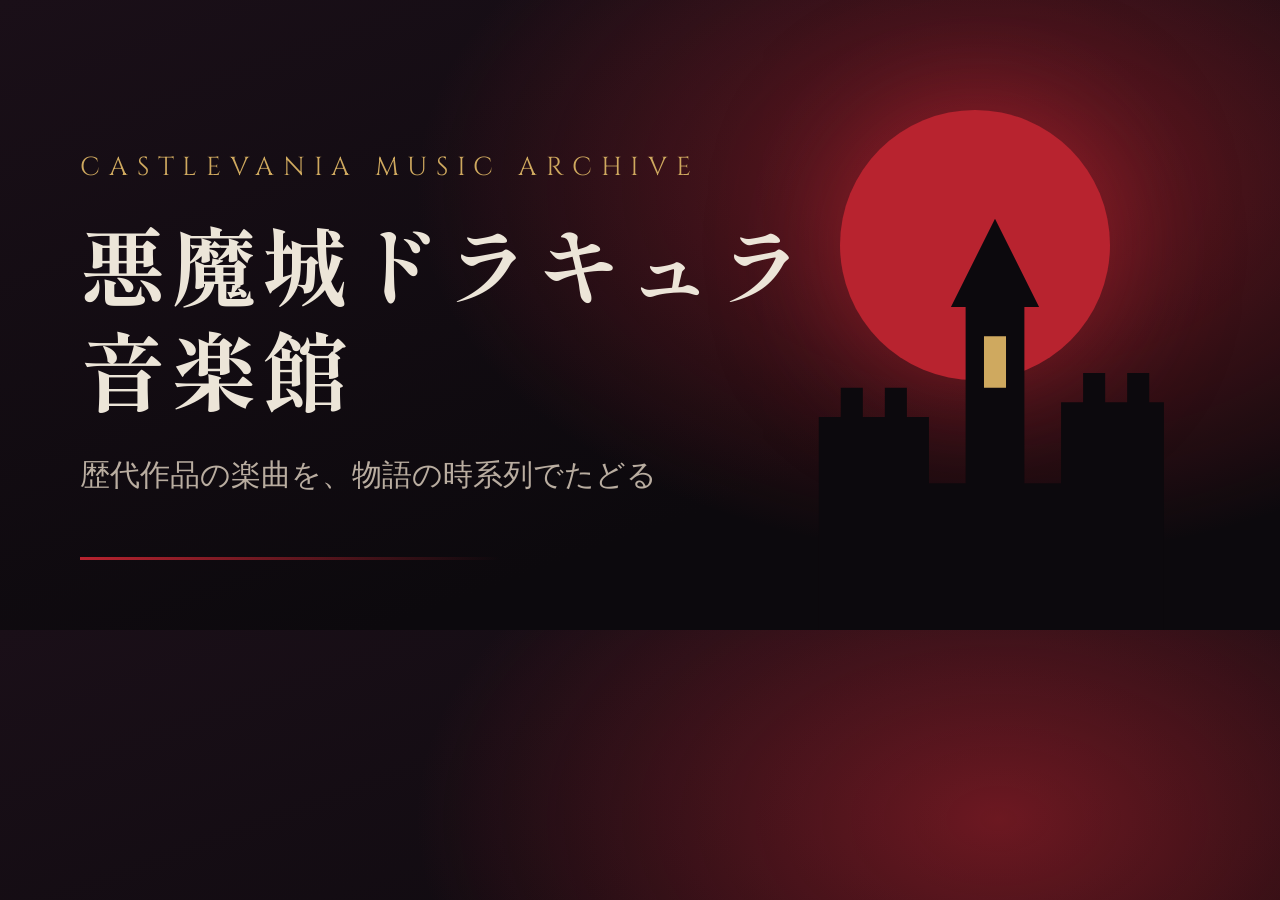
<file: tools/og-image.html>
<!doctype html>
<html lang="ja">
<meta charset="utf-8">
<link href="https://fonts.googleapis.com/css2?family=Cinzel:wght@500;700&family=Shippori+Mincho:wght@700&display=swap" rel="stylesheet">
<style>
  html, body { margin: 0; }
  body {
    width: 1200px; height: 630px; overflow: hidden; position: relative;
    background:
      radial-gradient(ellipse 70% 90% at 78% 30%, rgba(184, 35, 47, .55), transparent 65%),
      linear-gradient(160deg, #1a0f18, #0c090d 70%);
    color: #ece5d8; font-family: "Shippori Mincho", serif;
  }
  .moon { position: absolute; right: 90px; top: 110px; width: 270px; height: 270px; border-radius: 50%; background: #b8232f; box-shadow: 0 0 120px rgba(184, 35, 47, .6); }
  svg { position: absolute; right: -30px; bottom: 0; width: 470px; height: 470px; }
  .txt { position: absolute; left: 80px; top: 150px; }
  .k { font-family: "Cinzel", serif; letter-spacing: .34em; font-size: 26px; color: #cfa95f; }
  h1 { margin: 26px 0 0; font-size: 86px; line-height: 1.22; letter-spacing: .06em; }
  p { margin: 34px 0 0; font-family: sans-serif; font-size: 30px; color: #b9ada0; }
  .bar { position: absolute; left: 80px; bottom: 70px; width: 420px; height: 3px; background: linear-gradient(90deg, #b8232f, transparent); }
</style>
<div class="moon"></div>
<svg viewBox="0 0 64 64"><path fill="#0c090d" d="M8 64V35h3v-4h3v4h3v-4h3v4h3v9h5V20h-2l6-12 6 12h-2v24h5V33h3v-4h3v4h3v-4h3v4h2v31z"/><path fill="#cfa95f" d="M30.5 24h3v7h-3z"/></svg>
<div class="txt">
  <div class="k">CASTLEVANIA MUSIC ARCHIVE</div>
  <h1>悪魔城ドラキュラ<br>音楽館</h1>
  <p>歴代作品の楽曲を、物語の時系列でたどる</p>
</div>
<div class="bar"></div>
</file>
<file: assets/style.css>
:root {
  --bg: #0c090d;
  --panel: #161118;
  --panel-2: #1d1620;
  --line: #2e2431;
  --text: #ece5d8;
  --muted: #a2968b;
  --blood: #b8232f;
  --blood-soft: #e0626b;
  --gold: #cfa95f;
  --violet: #8e6fc4;
  --teal: #5fa8a0;
  --amber: #d98a4a;
  --serif: "Shippori Mincho", "Hiragino Mincho ProN", "Yu Mincho", serif;
  --sans: "Hiragino Kaku Gothic ProN", "Hiragino Sans", "Yu Gothic UI", "Meiryo", system-ui, sans-serif;
}

* { box-sizing: border-box; }
html { scroll-behavior: smooth; }
body {
  margin: 0;
  background: var(--bg);
  color: var(--text);
  font-family: var(--sans);
  line-height: 1.8;
  -webkit-text-size-adjust: 100%;
}
a { color: var(--gold); text-underline-offset: 3px; }
a:hover { color: #f0d49a; }
[hidden] { display: none !important; }

/* ---------- hero ---------- */
header.hero {
  text-align: center;
  padding: 72px 16px 40px;
  background:
    radial-gradient(ellipse 60% 70% at 50% 0%, rgba(184, 35, 47, .28), transparent 70%),
    linear-gradient(#120b12, var(--bg));
  border-bottom: 1px solid var(--line);
}
.kicker {
  margin: 0;
  font-family: "Cinzel", serif;
  letter-spacing: .32em;
  font-size: .78rem;
  color: var(--gold);
  text-transform: uppercase;
}
h1 {
  margin: 14px 0 12px;
  font-family: var(--serif);
  font-weight: 700;
  font-size: clamp(2rem, 6.5vw, 3.6rem);
  letter-spacing: .08em;
  line-height: 1.25;
  text-wrap: balance;
}
h1 span { display: inline-block; }
.lead { margin: 0 auto; max-width: 40em; color: var(--muted); }
header.hero nav {
  margin-top: 28px;
  display: flex;
  flex-wrap: wrap;
  justify-content: center;
  gap: 8px;
}
header.hero nav a {
  padding: 6px 18px;
  border: 1px solid var(--line);
  border-radius: 999px;
  text-decoration: none;
  font-size: .9rem;
  background: rgba(255, 255, 255, .02);
}
header.hero nav a:hover { border-color: var(--gold); }

/* ---------- layout ---------- */
main { max-width: 1080px; margin: 0 auto; padding: 0 16px; }
section { padding: 56px 0 8px; }
h2 {
  margin: 0 0 6px;
  font-family: var(--serif);
  font-size: 1.7rem;
  letter-spacing: .06em;
  display: flex;
  align-items: center;
  gap: 14px;
}
h2::after { content: ""; flex: 1; height: 1px; background: linear-gradient(90deg, var(--blood), transparent); }
.sec-lead { margin: 0 0 20px; color: var(--muted); font-size: .92rem; }
.note { color: var(--muted); font-size: .84rem; }

/* ---------- tables ---------- */
.tw { overflow-x: auto; border: 1px solid var(--line); border-radius: 10px; background: var(--panel); }
table { width: 100%; border-collapse: collapse; font-size: .92rem; }
th, td { padding: 9px 14px; text-align: left; border-bottom: 1px solid var(--line); }
tbody tr:last-child td { border-bottom: 0; }
th { font-weight: 600; font-size: .78rem; color: var(--muted); letter-spacing: .06em; background: var(--panel-2); white-space: nowrap; }
tbody tr:hover { background: rgba(255, 255, 255, .025); }
td.num, th.num { width: 3.2em; text-align: right; color: var(--muted); font-variant-numeric: tabular-nums; }
td.dur, th.dur { width: 5em; text-align: right; color: var(--muted); font-variant-numeric: tabular-nums; }
td.c, th.c { text-align: right; font-variant-numeric: tabular-nums; }
.tl td.y { white-space: nowrap; font-family: var(--serif); color: var(--blood-soft); font-weight: 700; }
.tl tr.ev td { color: var(--muted); font-size: .86rem; background: rgba(184, 35, 47, .06); }
.tl { min-width: 620px; }
td a { text-decoration: none; }
td a:hover { text-decoration: underline; }

/* ---------- badges / buttons ---------- */
.badge {
  display: inline-block;
  padding: 1px 9px;
  border-radius: 999px;
  font-size: .7rem;
  font-family: var(--sans);
  font-weight: 600;
  letter-spacing: .04em;
  vertical-align: middle;
  border: 1px solid;
  white-space: nowrap;
}
.badge.off { color: var(--gold); border-color: rgba(207, 169, 95, .5); }
.badge.com { color: var(--teal); border-color: rgba(95, 168, 160, .5); }
.badge.side { color: var(--violet); border-color: rgba(142, 111, 196, .55); }
.btn {
  display: inline-block;
  padding: 8px 16px;
  border-radius: 8px;
  background: var(--blood);
  border: 1px solid var(--blood);
  color: #fff;
  text-decoration: none;
  font-size: .88rem;
  font-weight: 600;
}
.btn:hover { background: #cf2c39; color: #fff; }
.btn.ghost { background: transparent; border-color: var(--line); color: var(--gold); font-weight: 500; }
.btn.ghost:hover { border-color: var(--gold); background: transparent; }

/* ---------- diagram ---------- */
.legend { display: flex; flex-wrap: wrap; gap: 4px 16px; margin-top: 6px; font-size: .8rem; }
.legend .k { display: inline-block; width: 11px; height: 11px; border-radius: 3px; margin-right: 5px; vertical-align: -1px; }
.k.bel { background: var(--blood); } .k.mor { background: var(--amber); } .k.hero { background: var(--gold); }
.k.dark { background: var(--violet); } .k.ally { background: var(--teal); }
.dg { overflow-x: auto; border: 1px solid var(--line); border-radius: 10px; background: var(--panel); padding: 12px; }
.dg svg { display: block; width: 100%; min-width: 880px; height: auto; font-family: var(--sans); }
.dg .band { fill: rgba(255, 255, 255, .022); }
.dg .yr { fill: var(--muted); font-size: 13px; font-family: var(--serif); font-weight: 700; }
.dg .col { text-anchor: middle; font-size: 13px; font-weight: 700; letter-spacing: .1em; }
.dg .col.dark { fill: var(--violet); } .dg .col.bel { fill: var(--blood-soft); } .dg .col.ally { fill: var(--teal); }
.dg .n rect { fill: #1b141d; stroke-width: 1.5; }
.dg .n text { text-anchor: middle; }
.dg .n .nm { fill: var(--text); font-size: 15px; font-weight: 700; }
.dg .n .sb { fill: var(--muted); font-size: 11.5px; }
.dg .n.bel rect { stroke: var(--blood); fill: #24121a; }
.dg .n.mor rect { stroke: var(--amber); fill: #241a12; }
.dg .n.hero rect { stroke: var(--gold); fill: #221d12; }
.dg .n.dark rect { stroke: var(--violet); fill: #1b1626; }
.dg .n.ally rect { stroke: var(--teal); fill: #121f1f; }
.dg .n.ghost rect { stroke: #5a4d5c; stroke-dasharray: 5 4; fill: #151016; }
.dg .e { stroke: #6f6272; stroke-width: 1.5; }
.dg .e.dash { stroke-dasharray: 5 5; }
.dg .e.foe { stroke: var(--blood); }
.dg .lb rect { fill: var(--panel); stroke: var(--line); }
.dg .lb text { text-anchor: middle; fill: #d6ccbd; font-size: 11.5px; }

/* ---------- games ---------- */
.filter { display: flex; align-items: center; gap: 12px; margin-bottom: 20px; }
.filter input {
  flex: 1;
  min-width: 0;
  padding: 11px 16px;
  border-radius: 10px;
  border: 1px solid var(--line);
  background: var(--panel);
  color: var(--text);
  font: inherit;
  font-size: .95rem;
}
.filter input:focus { outline: 2px solid var(--gold); outline-offset: 1px; }
#qn { color: var(--muted); font-size: .85rem; white-space: nowrap; }

.game {
  margin: 0 0 22px;
  padding: 22px;
  background: var(--panel);
  border: 1px solid var(--line);
  border-left: 3px solid var(--blood);
  border-radius: 12px;
  scroll-margin-top: 16px;
}
.game > header { display: flex; align-items: center; gap: 18px; }
.year {
  flex: none;
  min-width: 96px;
  padding: 8px 10px;
  text-align: center;
  font-family: var(--serif);
  font-weight: 700;
  font-size: 1.15rem;
  color: var(--blood-soft);
  border: 1px solid rgba(184, 35, 47, .45);
  border-radius: 8px;
  background: rgba(184, 35, 47, .08);
}
h3 { margin: 0; font-family: var(--serif); font-size: 1.35rem; line-height: 1.4; letter-spacing: .03em; }
.en { margin: 2px 0 0; font-family: "Cinzel", serif; font-size: .8rem; letter-spacing: .08em; color: var(--muted); }
.game dl { display: grid; grid-template-columns: auto 1fr; gap: 2px 16px; margin: 16px 0 10px; font-size: .92rem; }
.game dt { color: var(--muted); font-size: .8rem; padding-top: 2px; }
.game dd { margin: 0; }
.story { margin: 0 0 16px; max-width: 46em; font-size: .95rem; }
.links { display: flex; flex-wrap: wrap; gap: 8px; margin-bottom: 14px; }
details { border-top: 1px solid var(--line); padding-top: 12px; }
summary { cursor: pointer; font-weight: 600; display: flex; flex-wrap: wrap; align-items: center; gap: 10px; list-style: none; }
summary::-webkit-details-marker { display: none; }
summary::before { content: "▸"; color: var(--gold); }
details[open] summary::before { content: "▾"; }
details[open] summary { margin-bottom: 12px; }
details .tw { background: var(--bg); }

/* ---------- bonus / footer ---------- */
.bonus { list-style: none; margin: 0; padding: 0; display: grid; gap: 10px; }
.bonus li { padding: 14px 18px; background: var(--panel); border: 1px solid var(--line); border-radius: 10px; }
.bonus a { font-weight: 600; text-decoration: none; }
.bonus span { display: block; color: var(--muted); font-size: .86rem; }
footer {
  margin-top: 64px;
  padding: 28px 16px 48px;
  border-top: 1px solid var(--line);
  color: var(--muted);
  font-size: .8rem;
  text-align: center;
}
footer p { max-width: 52em; margin: 0 auto 8px; }

@media (max-width: 560px) {
  .game { padding: 16px; }
  .game > header { flex-direction: column; align-items: flex-start; gap: 10px; }
  .year { min-width: 0; padding: 4px 12px; font-size: 1rem; }
  th, td { padding: 8px 10px; }
  .btn { width: 100%; text-align: center; }
}

/* ---------- Lords of Shadow ---------- */
.los-cards { margin-top: 22px; }
#los .game { border-left-color: var(--violet); }
#los .year { color: #b9a3e3; border-color: rgba(142, 111, 196, .5); background: rgba(142, 111, 196, .1); }

/* ---------- anime ---------- */
#anime .game { border-left-color: var(--teal); }
#anime .year { color: #8fcfc7; border-color: rgba(95, 168, 160, .5); background: rgba(95, 168, 160, .1); }
tr.grp th { text-align: left; background: var(--panel-2); color: var(--gold); font-size: .8rem; letter-spacing: .04em; white-space: normal; }

/* ---------- favorites ---------- */
.game.fav { border-left-color: var(--gold); }
.game.fav h3 { font-size: 1.6rem; }
.game.fav .story { margin-top: 14px; }
.first { font-family: var(--sans); letter-spacing: 0; color: var(--gold); }
td.who, th.who { color: var(--muted); font-size: .84rem; max-width: 16em; }
@media (max-width: 560px) { td.who, th.who { display: none; } }
</file>
